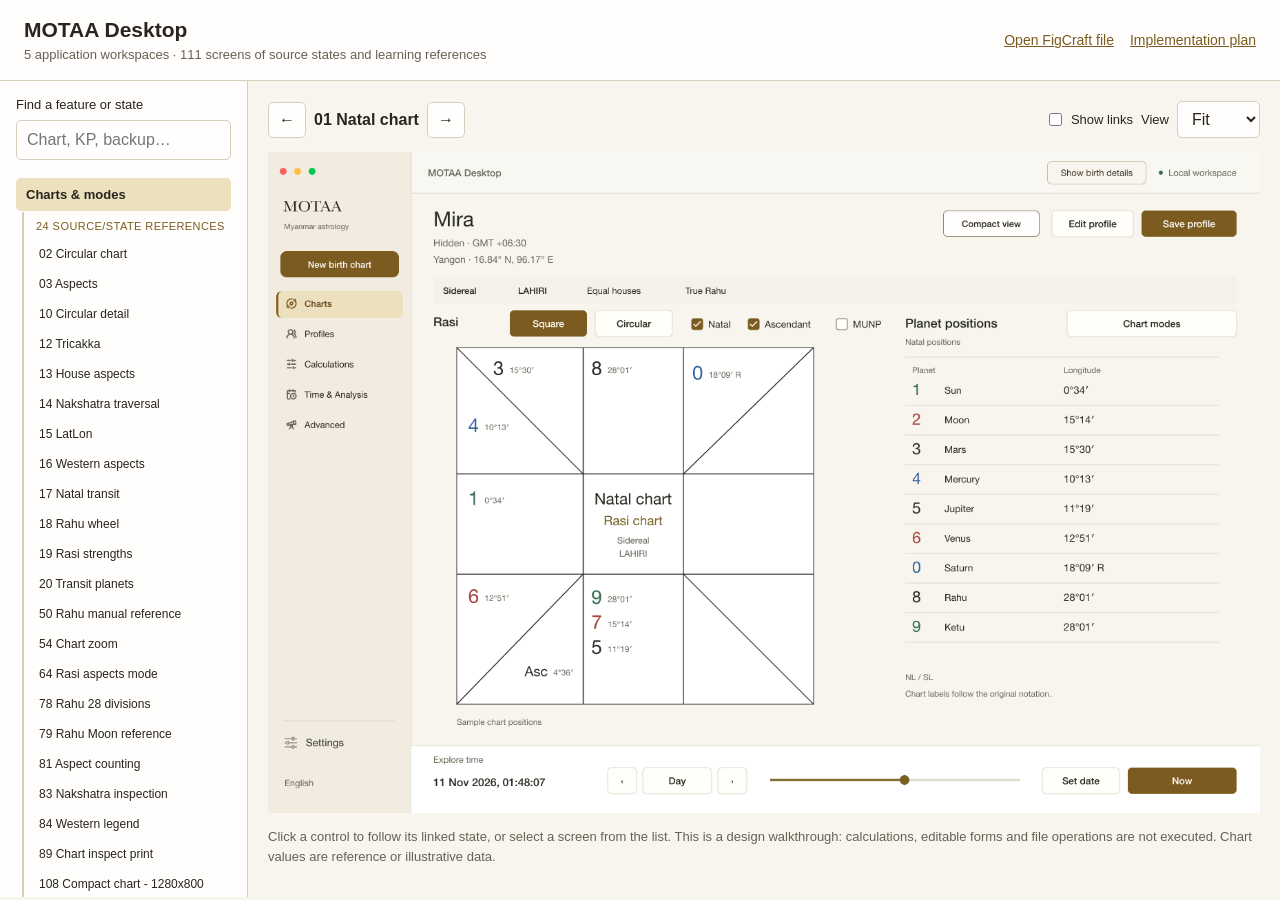
<file: design/index.html>
<!doctype html>
<html lang="en"><meta charset="utf-8"><meta name="viewport" content="width=device-width,initial-scale=1">
<title>MOTAA Desktop · Feature walkthrough</title>
<style>
:root{font-family:"Helvetica Neue",Arial,sans-serif;color:#28251f;background:#f8f5ee;color-scheme:light}*{box-sizing:border-box}body{margin:0}button,input,select{font:inherit}button,a,input,select{outline-offset:3px}button:focus-visible,a:focus-visible,input:focus-visible,select:focus-visible{outline:3px solid #7c5b21}header{background:#fffefc;border-bottom:1px solid #d9cdbb;padding:18px 24px;display:flex;justify-content:space-between;align-items:center;gap:20px}h1{font-size:21px;margin:0 0 5px}p{font-size:13px;color:#686053;margin:0}a{color:#7c5b21}header>div:last-child{display:flex;gap:16px;align-items:center;font-size:14px}.layout{display:grid;grid-template-columns:248px minmax(0,1fr);min-height:calc(100vh - 84px)}aside{background:#fffefc;border-right:1px solid #d9cdbb;padding:16px;max-height:calc(100vh - 84px);overflow:auto;position:sticky;top:0}label{display:block;font-size:13px;margin-bottom:8px}input{width:100%;padding:10px;border:1px solid #d9cdbb;border-radius:5px;background:#fffefc;color:inherit}nav{margin-top:14px;display:flex;flex-direction:column;gap:3px}nav button{text-align:left;border:0;background:transparent;padding:9px 10px;border-radius:5px;cursor:pointer;color:#28251f;font-size:13px}nav button[aria-current=page]{background:#ede0bf;color:#28251f;font-weight:600}nav button:hover{background:#f3eadb}.route-group{border-bottom:1px solid #d9cdbb;padding:4px 0 9px}.route-heading{font-weight:700!important;background:#f3eadb!important;width:100%}.route-heading[aria-current=page]{background:#ede0bf!important}.route-group details{margin:1px 0 0 6px;padding-left:7px;border-left:2px solid #d9cdbb}.route-group summary{list-style:none;cursor:pointer;font-size:11px;letter-spacing:.04em;color:#7c5b21;padding:8px 5px;text-transform:uppercase}.route-group summary::-webkit-details-marker{display:none}.route-items{display:flex;flex-direction:column;gap:2px}.route-items button{font-size:12px;padding:7px 8px}.research-group .route-heading{background:#f1ecdf!important}main{min-width:0;padding:20px}.toolbar{display:flex;gap:12px;align-items:center;justify-content:space-between;margin-bottom:14px}.toolbar>div{display:flex;align-items:center;gap:8px}.toolbar button,.toolbar select{border:1px solid #d9cdbb;background:#fffefc;border-radius:5px;padding:8px 10px;cursor:pointer;color:inherit}.toolbar label{margin:0;display:flex;align-items:center;gap:6px}.toolbar input{width:auto}.canvas-scroll{overflow:auto;max-height:calc(100vh - 195px)}.canvas{position:relative;width:100%;min-width:720px;margin:auto;background:#fffefc;aspect-ratio:var(--canvas-ratio,3/2)}.canvas img{width:100%;height:auto;display:block}.hotspots{position:absolute;inset:0}.hotspots a{position:absolute;display:block;background:transparent;border:2px solid transparent;border-radius:5px}.hotspots a:hover,.hotspots a:focus-visible{border-color:#7c5b21;background:#7c5b2114}.hotspots.show a{border:1px dashed #7c5b2199;background:#7c5b2109}footer{padding-top:14px;font-size:13px;color:#686053;line-height:1.5}.empty{padding:12px;font-size:13px;color:#686053}@media(max-width:900px){header{align-items:flex-start}.layout{grid-template-columns:190px minmax(0,1fr)}aside{padding:12px}main{padding:12px}.toolbar{align-items:flex-start;flex-wrap:wrap}header>div:last-child{flex-direction:column;align-items:flex-start;gap:6px}}@media(max-width:600px){header{flex-direction:column}.layout{grid-template-columns:1fr}aside{position:static;max-height:230px;border-bottom:1px solid #d9cdbb}nav{display:grid;grid-template-columns:1fr 1fr}.canvas-scroll{max-height:none}.canvas{min-width:900px}.toolbar{gap:8px}}
</style>
<header><div><h1>MOTAA Desktop</h1><p>5 application workspaces · 111 screens of source states and learning references</p></div><div><a href="motaa-desktop.figcraft">Open FigCraft file</a><a href="IMPLEMENTATION_PLAN.md">Implementation plan</a></div></header>
<div class="layout"><aside><label for="search">Find a feature or state</label><input id="search" type="search" placeholder="Chart, KP, backup…"><nav aria-label="Design screens"></nav></aside>
<main><div class="toolbar"><div><button id="back" aria-label="Previous screen">←</button><strong id="title"></strong><button id="next" aria-label="Next screen">→</button></div><div><label><input id="show" type="checkbox">Show links</label><label for="scale">View</label><select id="scale"><option value="fit">Fit</option><option value="1440">100%</option><option value="1800">125%</option></select></div></div>
<div class="canvas-scroll"><div class="canvas"><img id="screen" src="previews/01-natal-chart.png" width="1440" height="960" alt="MOTAA Desktop — Natal chart"><div class="hotspots" aria-label="Screen navigation"></div></div></div>
<footer>Click a control to follow its linked state, or select a screen from the list. This is a design walkthrough: calculations, editable forms and file operations are not executed. Chart values are reference or illustrative data.</footer></main></div>
<script>
const screens=[{"name": "01 Natal chart", "frame": "01-natal-chart", "canvas": [1440, 960], "image": "previews/01-natal-chart.png", "links": [{"x": 18.0, "y": 144.0, "width": 172.0, "height": 38.0, "label": "ဇာတာအသစ်", "destination": "06 Birth profile"}, {"x": 12.0, "y": 202.0, "width": 184.0, "height": 39.0, "label": "Charts", "destination": "01 Natal chart"}, {"x": 12.0, "y": 246.0, "width": 184.0, "height": 39.0, "label": "Profiles", "destination": "31 Profile library"}, {"x": 12.0, "y": 290.0, "width": 184.0, "height": 39.0, "label": "Calculations", "destination": "33 Calculation options"}, {"x": 12.0, "y": 334.0, "width": 184.0, "height": 39.0, "label": "Time & Analysis", "destination": "34 Time navigator"}, {"x": 12.0, "y": 378.0, "width": 184.0, "height": 39.0, "label": "Advanced", "destination": "11 All tools"}, {"x": 12.0, "y": 836.0, "width": 184.0, "height": 45.0, "label": "Settings", "destination": "07 Settings"}, {"x": 1138.0, "y": 85.0, "width": 118.0, "height": 38.0, "label": "အချက်အလက်", "destination": "06 Birth profile"}, {"x": 1268.0, "y": 85.0, "width": 138.0, "height": 38.0, "label": "သိမ်းရန်", "destination": "31 Profile library"}, {"x": 240.0, "y": 181.0, "width": 1166.0, "height": 39.0, "label": "Calculation options", "destination": "33 Calculation options"}, {"x": 475.0, "y": 230.0, "width": 112.0, "height": 38.0, "label": "Change chart shape", "destination": "02 Circular chart"}, {"x": 615.0, "y": 234.0, "width": 255.0, "height": 38.0, "label": "Planet and Ascendant epochs", "destination": "20 Transit planets"}, {"x": 1160.0, "y": 230.0, "width": 246.0, "height": 38.0, "label": "All chart modes", "destination": "11 All tools"}, {"x": 1124.0, "y": 894.0, "width": 112.0, "height": 38.0, "label": "သတ်မှတ်", "destination": "34 Time navigator"}, {"x": 493.0, "y": 894.0, "width": 202.0, "height": 38.0, "label": "Time units and stepping", "destination": "34 Time navigator"}, {"x": 729.0, "y": 894.0, "width": 363.0, "height": 38.0, "label": "Time slider (current-system-time anchor)", "destination": "34 Time navigator"}, {"x": 1248.0, "y": 894.0, "width": 158.0, "height": 38.0, "label": "Now", "destination": "20 Transit planets"}, {"x": 53.0, "y": 212.0, "width": 142.0, "height": 16.0, "label": "Workspace label / Charts", "destination": "01 Natal chart"}, {"x": 53.0, "y": 256.0, "width": 142.0, "height": 16.0, "label": "Workspace label / Profiles", "destination": "31 Profile library"}, {"x": 53.0, "y": 300.0, "width": 142.0, "height": 16.0, "label": "Workspace label / Calculations", "destination": "33 Calculation options"}, {"x": 53.0, "y": 344.0, "width": 142.0, "height": 16.0, "label": "Workspace label / Time & Analysis", "destination": "34 Time navigator"}, {"x": 53.0, "y": 388.0, "width": 142.0, "height": 16.0, "label": "Workspace label / Advanced", "destination": "11 All tools"}, {"x": 26.0, "y": 212.0, "width": 16.0, "height": 16.0, "label": "Lucide v0.468.0 / orbit / Selected", "destination": "01 Natal chart"}, {"x": 26.0, "y": 256.0, "width": 16.0, "height": 16.0, "label": "Lucide v0.468.0 / users-round / Default", "destination": "31 Profile library"}, {"x": 26.0, "y": 300.0, "width": 16.0, "height": 16.0, "label": "Lucide v0.468.0 / sliders-horizontal / Default", "destination": "33 Calculation options"}, {"x": 26.0, "y": 344.0, "width": 16.0, "height": 16.0, "label": "Lucide v0.468.0 / calendar-clock / Default", "destination": "34 Time navigator"}, {"x": 26.0, "y": 388.0, "width": 16.0, "height": 16.0, "label": "Lucide v0.468.0 / telescope / Default", "destination": "11 All tools"}, {"x": 980.0, "y": 85.0, "width": 140.0, "height": 38.0, "label": "UX / Open compact chart button", "destination": "108 Compact chart - 1280x800"}, {"x": 984.0, "y": 85.0, "width": 132.0, "height": 38.0, "label": "UX / Open compact chart label", "destination": "108 Compact chart - 1280x800"}]}, {"name": "02 Circular chart", "frame": "02-circular-chart", "canvas": [1440, 960], "image": "previews/02-circular-chart.png", "links": [{"x": 18.0, "y": 144.0, "width": 172.0, "height": 38.0, "label": "ဇာတာအသစ်", "destination": "06 Birth profile"}, {"x": 12.0, "y": 202.0, "width": 184.0, "height": 39.0, "label": "Charts", "destination": "01 Natal chart"}, {"x": 12.0, "y": 246.0, "width": 184.0, "height": 39.0, "label": "Profiles", "destination": "31 Profile library"}, {"x": 12.0, "y": 290.0, "width": 184.0, "height": 39.0, "label": "Calculations", "destination": "33 Calculation options"}, {"x": 12.0, "y": 334.0, "width": 184.0, "height": 39.0, "label": "Time & Analysis", "destination": "34 Time navigator"}, {"x": 12.0, "y": 378.0, "width": 184.0, "height": 39.0, "label": "Advanced", "destination": "11 All tools"}, {"x": 12.0, "y": 836.0, "width": 184.0, "height": 45.0, "label": "Settings", "destination": "07 Settings"}, {"x": 1138.0, "y": 85.0, "width": 118.0, "height": 38.0, "label": "အချက်အလက်", "destination": "06 Birth profile"}, {"x": 1268.0, "y": 85.0, "width": 138.0, "height": 38.0, "label": "သိမ်းရန်", "destination": "31 Profile library"}, {"x": 240.0, "y": 181.0, "width": 1166.0, "height": 39.0, "label": "Calculation options", "destination": "33 Calculation options"}, {"x": 351.0, "y": 230.0, "width": 112.0, "height": 38.0, "label": "Change chart shape", "destination": "01 Natal chart"}, {"x": 615.0, "y": 234.0, "width": 255.0, "height": 38.0, "label": "Planet and Ascendant epochs", "destination": "20 Transit planets"}, {"x": 1160.0, "y": 230.0, "width": 246.0, "height": 38.0, "label": "All chart modes", "destination": "11 All tools"}, {"x": 925.0, "y": 808.0, "width": 216.0, "height": 38.0, "label": "Open chart detail", "destination": "10 Circular detail"}, {"x": 1124.0, "y": 894.0, "width": 112.0, "height": 38.0, "label": "သတ်မှတ်", "destination": "34 Time navigator"}, {"x": 493.0, "y": 894.0, "width": 202.0, "height": 38.0, "label": "Time units and stepping", "destination": "34 Time navigator"}, {"x": 729.0, "y": 894.0, "width": 363.0, "height": 38.0, "label": "Time slider (current-system-time anchor)", "destination": "34 Time navigator"}, {"x": 1248.0, "y": 894.0, "width": 158.0, "height": 38.0, "label": "Now", "destination": "20 Transit planets"}, {"x": 16.0, "y": 736.0, "width": 190.0, "height": 38.0, "label": "Action / Chart inspection", "destination": "89 Chart inspect print"}, {"x": 18.0, "y": 782.0, "width": 187.0, "height": 38.0, "label": "Link / How this wheel works →", "destination": "91 Lesson - Anatomy of the wheel"}, {"x": 53.0, "y": 212.0, "width": 142.0, "height": 16.0, "label": "Workspace label / Charts", "destination": "01 Natal chart"}, {"x": 53.0, "y": 256.0, "width": 142.0, "height": 16.0, "label": "Workspace label / Profiles", "destination": "31 Profile library"}, {"x": 53.0, "y": 300.0, "width": 142.0, "height": 16.0, "label": "Workspace label / Calculations", "destination": "33 Calculation options"}, {"x": 53.0, "y": 344.0, "width": 142.0, "height": 16.0, "label": "Workspace label / Time & Analysis", "destination": "34 Time navigator"}, {"x": 53.0, "y": 388.0, "width": 142.0, "height": 16.0, "label": "Workspace label / Advanced", "destination": "11 All tools"}, {"x": 26.0, "y": 212.0, "width": 16.0, "height": 16.0, "label": "Lucide v0.468.0 / orbit / Selected", "destination": "01 Natal chart"}, {"x": 26.0, "y": 256.0, "width": 16.0, "height": 16.0, "label": "Lucide v0.468.0 / users-round / Default", "destination": "31 Profile library"}, {"x": 26.0, "y": 300.0, "width": 16.0, "height": 16.0, "label": "Lucide v0.468.0 / sliders-horizontal / Default", "destination": "33 Calculation options"}, {"x": 26.0, "y": 344.0, "width": 16.0, "height": 16.0, "label": "Lucide v0.468.0 / calendar-clock / Default", "destination": "34 Time navigator"}, {"x": 26.0, "y": 388.0, "width": 16.0, "height": 16.0, "label": "Lucide v0.468.0 / telescope / Default", "destination": "11 All tools"}]}, {"name": "03 Aspects", "frame": "03-aspects", "canvas": [1440, 960], "image": "previews/03-aspects.png", "links": [{"x": 18.0, "y": 144.0, "width": 172.0, "height": 38.0, "label": "ဇာတာအသစ်", "destination": "06 Birth profile"}, {"x": 12.0, "y": 202.0, "width": 184.0, "height": 39.0, "label": "Charts", "destination": "01 Natal chart"}, {"x": 12.0, "y": 246.0, "width": 184.0, "height": 39.0, "label": "Profiles", "destination": "31 Profile library"}, {"x": 12.0, "y": 290.0, "width": 184.0, "height": 39.0, "label": "Calculations", "destination": "33 Calculation options"}, {"x": 12.0, "y": 334.0, "width": 184.0, "height": 39.0, "label": "Time & Analysis", "destination": "34 Time navigator"}, {"x": 12.0, "y": 378.0, "width": 184.0, "height": 39.0, "label": "Advanced", "destination": "11 All tools"}, {"x": 12.0, "y": 836.0, "width": 184.0, "height": 45.0, "label": "Settings", "destination": "07 Settings"}, {"x": 1138.0, "y": 85.0, "width": 118.0, "height": 38.0, "label": "အချက်အလက်", "destination": "06 Birth profile"}, {"x": 1268.0, "y": 85.0, "width": 138.0, "height": 38.0, "label": "သိမ်းရန်", "destination": "31 Profile library"}, {"x": 240.0, "y": 181.0, "width": 1166.0, "height": 39.0, "label": "Calculation options", "destination": "33 Calculation options"}, {"x": 240.0, "y": 240.0, "width": 155.0, "height": 38.0, "label": "Traditional", "destination": "03 Aspects"}, {"x": 403.0, "y": 240.0, "width": 155.0, "height": 38.0, "label": "Western", "destination": "16 Western aspects"}, {"x": 566.0, "y": 240.0, "width": 155.0, "height": 38.0, "label": "Rasi strengths", "destination": "19 Rasi strengths"}, {"x": 1000.0, "y": 240.0, "width": 190.0, "height": 38.0, "label": "Sign counting", "destination": "03 Aspects"}, {"x": 1202.0, "y": 240.0, "width": 204.0, "height": 38.0, "label": "House counting", "destination": "13 House aspects"}, {"x": 1124.0, "y": 894.0, "width": 112.0, "height": 38.0, "label": "သတ်မှတ်", "destination": "34 Time navigator"}, {"x": 493.0, "y": 894.0, "width": 202.0, "height": 38.0, "label": "Time units and stepping", "destination": "34 Time navigator"}, {"x": 729.0, "y": 894.0, "width": 363.0, "height": 38.0, "label": "Time slider (current-system-time anchor)", "destination": "34 Time navigator"}, {"x": 1248.0, "y": 894.0, "width": 158.0, "height": 38.0, "label": "Now", "destination": "20 Transit planets"}, {"x": 16.0, "y": 750.0, "width": 190.0, "height": 38.0, "label": "Action / Rasi / Bhava counting", "destination": "81 Aspect counting"}, {"x": 53.0, "y": 212.0, "width": 142.0, "height": 16.0, "label": "Workspace label / Charts", "destination": "01 Natal chart"}, {"x": 53.0, "y": 256.0, "width": 142.0, "height": 16.0, "label": "Workspace label / Profiles", "destination": "31 Profile library"}, {"x": 53.0, "y": 300.0, "width": 142.0, "height": 16.0, "label": "Workspace label / Calculations", "destination": "33 Calculation options"}, {"x": 53.0, "y": 344.0, "width": 142.0, "height": 16.0, "label": "Workspace label / Time & Analysis", "destination": "34 Time navigator"}, {"x": 53.0, "y": 388.0, "width": 142.0, "height": 16.0, "label": "Workspace label / Advanced", "destination": "11 All tools"}, {"x": 26.0, "y": 212.0, "width": 16.0, "height": 16.0, "label": "Lucide v0.468.0 / orbit / Selected", "destination": "01 Natal chart"}, {"x": 26.0, "y": 256.0, "width": 16.0, "height": 16.0, "label": "Lucide v0.468.0 / users-round / Default", "destination": "31 Profile library"}, {"x": 26.0, "y": 300.0, "width": 16.0, "height": 16.0, "label": "Lucide v0.468.0 / sliders-horizontal / Default", "destination": "33 Calculation options"}, {"x": 26.0, "y": 344.0, "width": 16.0, "height": 16.0, "label": "Lucide v0.468.0 / calendar-clock / Default", "destination": "34 Time navigator"}, {"x": 26.0, "y": 388.0, "width": 16.0, "height": 16.0, "label": "Lucide v0.468.0 / telescope / Default", "destination": "11 All tools"}]}, {"name": "04 Periods", "frame": "04-periods", "canvas": [1440, 960], "image": "previews/04-periods.png", "links": [{"x": 18.0, "y": 144.0, "width": 172.0, "height": 38.0, "label": "ဇာတာအသစ်", "destination": "06 Birth profile"}, {"x": 12.0, "y": 202.0, "width": 184.0, "height": 39.0, "label": "Charts", "destination": "01 Natal chart"}, {"x": 12.0, "y": 246.0, "width": 184.0, "height": 39.0, "label": "Profiles", "destination": "31 Profile library"}, {"x": 12.0, "y": 290.0, "width": 184.0, "height": 39.0, "label": "Calculations", "destination": "33 Calculation options"}, {"x": 12.0, "y": 334.0, "width": 184.0, "height": 39.0, "label": "Time & Analysis", "destination": "34 Time navigator"}, {"x": 12.0, "y": 378.0, "width": 184.0, "height": 39.0, "label": "Advanced", "destination": "11 All tools"}, {"x": 12.0, "y": 836.0, "width": 184.0, "height": 45.0, "label": "Settings", "destination": "07 Settings"}, {"x": 1138.0, "y": 85.0, "width": 118.0, "height": 38.0, "label": "အချက်အလက်", "destination": "06 Birth profile"}, {"x": 1268.0, "y": 85.0, "width": 138.0, "height": 38.0, "label": "သိမ်းရန်", "destination": "31 Profile library"}, {"x": 240.0, "y": 181.0, "width": 1166.0, "height": 39.0, "label": "Calculation options", "destination": "33 Calculation options"}, {"x": 240.0, "y": 395.0, "width": 368.0, "height": 40.0, "label": "Select period", "destination": "39 Period drilldown"}, {"x": 240.0, "y": 439.0, "width": 368.0, "height": 40.0, "label": "Select period", "destination": "39 Period drilldown"}, {"x": 240.0, "y": 483.0, "width": 368.0, "height": 40.0, "label": "Select period", "destination": "39 Period drilldown"}, {"x": 240.0, "y": 527.0, "width": 368.0, "height": 40.0, "label": "Select period", "destination": "39 Period drilldown"}, {"x": 240.0, "y": 571.0, "width": 368.0, "height": 40.0, "label": "Select period", "destination": "39 Period drilldown"}, {"x": 240.0, "y": 615.0, "width": 368.0, "height": 40.0, "label": "Select period", "destination": "39 Period drilldown"}, {"x": 240.0, "y": 659.0, "width": 368.0, "height": 40.0, "label": "Select period", "destination": "39 Period drilldown"}, {"x": 240.0, "y": 703.0, "width": 368.0, "height": 40.0, "label": "Select period", "destination": "39 Period drilldown"}, {"x": 240.0, "y": 747.0, "width": 368.0, "height": 40.0, "label": "Select period", "destination": "39 Period drilldown"}, {"x": 632.0, "y": 395.0, "width": 368.0, "height": 40.0, "label": "Select period", "destination": "39 Period drilldown"}, {"x": 632.0, "y": 439.0, "width": 368.0, "height": 40.0, "label": "Select period", "destination": "39 Period drilldown"}, {"x": 632.0, "y": 483.0, "width": 368.0, "height": 40.0, "label": "Select period", "destination": "39 Period drilldown"}, {"x": 632.0, "y": 527.0, "width": 368.0, "height": 40.0, "label": "Select period", "destination": "39 Period drilldown"}, {"x": 632.0, "y": 571.0, "width": 368.0, "height": 40.0, "label": "Select period", "destination": "39 Period drilldown"}, {"x": 632.0, "y": 615.0, "width": 368.0, "height": 40.0, "label": "Select period", "destination": "39 Period drilldown"}, {"x": 632.0, "y": 659.0, "width": 368.0, "height": 40.0, "label": "Select period", "destination": "39 Period drilldown"}, {"x": 632.0, "y": 703.0, "width": 368.0, "height": 40.0, "label": "Select period", "destination": "39 Period drilldown"}, {"x": 632.0, "y": 747.0, "width": 368.0, "height": 40.0, "label": "Select period", "destination": "39 Period drilldown"}, {"x": 1124.0, "y": 894.0, "width": 112.0, "height": 38.0, "label": "သတ်မှတ်", "destination": "34 Time navigator"}, {"x": 493.0, "y": 894.0, "width": 202.0, "height": 38.0, "label": "Time units and stepping", "destination": "34 Time navigator"}, {"x": 729.0, "y": 894.0, "width": 363.0, "height": 38.0, "label": "Time slider (current-system-time anchor)", "destination": "34 Time navigator"}, {"x": 1248.0, "y": 894.0, "width": 158.0, "height": 38.0, "label": "Now", "destination": "20 Transit planets"}, {"x": 16.0, "y": 750.0, "width": 190.0, "height": 38.0, "label": "Action / Period sublevels", "destination": "80 Dasha subperiod"}, {"x": 53.0, "y": 212.0, "width": 142.0, "height": 16.0, "label": "Workspace label / Charts", "destination": "01 Natal chart"}, {"x": 53.0, "y": 256.0, "width": 142.0, "height": 16.0, "label": "Workspace label / Profiles", "destination": "31 Profile library"}, {"x": 53.0, "y": 300.0, "width": 142.0, "height": 16.0, "label": "Workspace label / Calculations", "destination": "33 Calculation options"}, {"x": 53.0, "y": 344.0, "width": 142.0, "height": 16.0, "label": "Workspace label / Time & Analysis", "destination": "34 Time navigator"}, {"x": 53.0, "y": 388.0, "width": 142.0, "height": 16.0, "label": "Workspace label / Advanced", "destination": "11 All tools"}, {"x": 26.0, "y": 212.0, "width": 16.0, "height": 16.0, "label": "Lucide v0.468.0 / orbit / Default", "destination": "01 Natal chart"}, {"x": 26.0, "y": 256.0, "width": 16.0, "height": 16.0, "label": "Lucide v0.468.0 / users-round / Default", "destination": "31 Profile library"}, {"x": 26.0, "y": 300.0, "width": 16.0, "height": 16.0, "label": "Lucide v0.468.0 / sliders-horizontal / Default", "destination": "33 Calculation options"}, {"x": 26.0, "y": 344.0, "width": 16.0, "height": 16.0, "label": "Lucide v0.468.0 / calendar-clock / Selected", "destination": "34 Time navigator"}, {"x": 26.0, "y": 388.0, "width": 16.0, "height": 16.0, "label": "Lucide v0.468.0 / telescope / Default", "destination": "11 All tools"}]}, {"name": "05 Saved profiles", "frame": "05-saved-profiles", "canvas": [1440, 960], "image": "previews/05-saved-profiles.png", "links": [{"x": 18.0, "y": 144.0, "width": 172.0, "height": 38.0, "label": "ဇာတာအသစ်", "destination": "06 Birth profile"}, {"x": 12.0, "y": 202.0, "width": 184.0, "height": 39.0, "label": "Charts", "destination": "01 Natal chart"}, {"x": 12.0, "y": 246.0, "width": 184.0, "height": 39.0, "label": "Profiles", "destination": "31 Profile library"}, {"x": 12.0, "y": 290.0, "width": 184.0, "height": 39.0, "label": "Calculations", "destination": "33 Calculation options"}, {"x": 12.0, "y": 334.0, "width": 184.0, "height": 39.0, "label": "Time & Analysis", "destination": "34 Time navigator"}, {"x": 12.0, "y": 378.0, "width": 184.0, "height": 39.0, "label": "Advanced", "destination": "11 All tools"}, {"x": 12.0, "y": 836.0, "width": 184.0, "height": 45.0, "label": "Settings", "destination": "07 Settings"}, {"x": 1203.0, "y": 100.0, "width": 203.0, "height": 38.0, "label": "ဇာတာအသစ်", "destination": "06 Birth profile"}, {"x": 53.0, "y": 212.0, "width": 142.0, "height": 16.0, "label": "Workspace label / Charts", "destination": "01 Natal chart"}, {"x": 53.0, "y": 256.0, "width": 142.0, "height": 16.0, "label": "Workspace label / Profiles", "destination": "31 Profile library"}, {"x": 53.0, "y": 300.0, "width": 142.0, "height": 16.0, "label": "Workspace label / Calculations", "destination": "33 Calculation options"}, {"x": 53.0, "y": 344.0, "width": 142.0, "height": 16.0, "label": "Workspace label / Time & Analysis", "destination": "34 Time navigator"}, {"x": 53.0, "y": 388.0, "width": 142.0, "height": 16.0, "label": "Workspace label / Advanced", "destination": "11 All tools"}, {"x": 26.0, "y": 212.0, "width": 16.0, "height": 16.0, "label": "Lucide v0.468.0 / orbit / Default", "destination": "01 Natal chart"}, {"x": 26.0, "y": 256.0, "width": 16.0, "height": 16.0, "label": "Lucide v0.468.0 / users-round / Selected", "destination": "31 Profile library"}, {"x": 26.0, "y": 300.0, "width": 16.0, "height": 16.0, "label": "Lucide v0.468.0 / sliders-horizontal / Default", "destination": "33 Calculation options"}, {"x": 26.0, "y": 344.0, "width": 16.0, "height": 16.0, "label": "Lucide v0.468.0 / calendar-clock / Default", "destination": "34 Time navigator"}, {"x": 26.0, "y": 388.0, "width": 16.0, "height": 16.0, "label": "Lucide v0.468.0 / telescope / Default", "destination": "11 All tools"}]}, {"name": "06 Birth profile", "frame": "06-birth-profile", "canvas": [1440, 960], "image": "previews/06-birth-profile.png", "links": [{"x": 18.0, "y": 144.0, "width": 172.0, "height": 38.0, "label": "ဇာတာအသစ်", "destination": "06 Birth profile"}, {"x": 12.0, "y": 202.0, "width": 184.0, "height": 39.0, "label": "Charts", "destination": "01 Natal chart"}, {"x": 12.0, "y": 246.0, "width": 184.0, "height": 39.0, "label": "Profiles", "destination": "31 Profile library"}, {"x": 12.0, "y": 290.0, "width": 184.0, "height": 39.0, "label": "Calculations", "destination": "33 Calculation options"}, {"x": 12.0, "y": 334.0, "width": 184.0, "height": 39.0, "label": "Time & Analysis", "destination": "34 Time navigator"}, {"x": 12.0, "y": 378.0, "width": 184.0, "height": 39.0, "label": "Advanced", "destination": "11 All tools"}, {"x": 12.0, "y": 836.0, "width": 184.0, "height": 45.0, "label": "Settings", "destination": "07 Settings"}, {"x": 250.0, "y": 744.0, "width": 186.0, "height": 38.0, "label": "နေရာပြောင်းရန်", "destination": "32 Location editor"}, {"x": 250.0, "y": 854.0, "width": 126.0, "height": 38.0, "label": "Review unsaved changes", "destination": "36 Unsaved changes"}, {"x": 711.0, "y": 854.0, "width": 234.0, "height": 38.0, "label": "သိမ်းပြီး ဇာတာကြည့်ရန်", "destination": "01 Natal chart"}, {"x": 1030.0, "y": 870.0, "width": 344.0, "height": 38.0, "label": "Unknown birth time", "destination": "35 Unknown birth time"}, {"x": 250.0, "y": 344.0, "width": 330.0, "height": 44.0, "label": "Invalid date state", "destination": "09 Invalid birth date"}, {"x": 53.0, "y": 212.0, "width": 142.0, "height": 16.0, "label": "Workspace label / Charts", "destination": "01 Natal chart"}, {"x": 53.0, "y": 256.0, "width": 142.0, "height": 16.0, "label": "Workspace label / Profiles", "destination": "31 Profile library"}, {"x": 53.0, "y": 300.0, "width": 142.0, "height": 16.0, "label": "Workspace label / Calculations", "destination": "33 Calculation options"}, {"x": 53.0, "y": 344.0, "width": 142.0, "height": 16.0, "label": "Workspace label / Time & Analysis", "destination": "34 Time navigator"}, {"x": 53.0, "y": 388.0, "width": 142.0, "height": 16.0, "label": "Workspace label / Advanced", "destination": "11 All tools"}, {"x": 26.0, "y": 212.0, "width": 16.0, "height": 16.0, "label": "Lucide v0.468.0 / orbit / Default", "destination": "01 Natal chart"}, {"x": 26.0, "y": 256.0, "width": 16.0, "height": 16.0, "label": "Lucide v0.468.0 / users-round / Selected", "destination": "31 Profile library"}, {"x": 26.0, "y": 300.0, "width": 16.0, "height": 16.0, "label": "Lucide v0.468.0 / sliders-horizontal / Default", "destination": "33 Calculation options"}, {"x": 26.0, "y": 344.0, "width": 16.0, "height": 16.0, "label": "Lucide v0.468.0 / calendar-clock / Default", "destination": "34 Time navigator"}, {"x": 26.0, "y": 388.0, "width": 16.0, "height": 16.0, "label": "Lucide v0.468.0 / telescope / Default", "destination": "11 All tools"}]}, {"name": "07 Settings", "frame": "07-settings", "canvas": [1440, 960], "image": "previews/07-settings.png", "links": [{"x": 18.0, "y": 144.0, "width": 172.0, "height": 38.0, "label": "ဇာတာအသစ်", "destination": "06 Birth profile"}, {"x": 12.0, "y": 202.0, "width": 184.0, "height": 39.0, "label": "Charts", "destination": "01 Natal chart"}, {"x": 12.0, "y": 246.0, "width": 184.0, "height": 39.0, "label": "Profiles", "destination": "31 Profile library"}, {"x": 12.0, "y": 290.0, "width": 184.0, "height": 39.0, "label": "Calculations", "destination": "33 Calculation options"}, {"x": 12.0, "y": 334.0, "width": 184.0, "height": 39.0, "label": "Time & Analysis", "destination": "34 Time navigator"}, {"x": 12.0, "y": 378.0, "width": 184.0, "height": 39.0, "label": "Advanced", "destination": "11 All tools"}, {"x": 12.0, "y": 836.0, "width": 184.0, "height": 45.0, "label": "Settings", "destination": "07 Settings"}, {"x": 240.0, "y": 866.0, "width": 174.0, "height": 38.0, "label": "မူလအတိုင်း", "destination": "33 Calculation options"}, {"x": 1168.0, "y": 866.0, "width": 238.0, "height": 38.0, "label": "ဆက်တင်များ သိမ်းရန်", "destination": "01 Natal chart"}, {"x": 867.0, "y": 765.0, "width": 220.0, "height": 38.0, "label": "All calculation options", "destination": "33 Calculation options"}, {"x": 1100.0, "y": 765.0, "width": 220.0, "height": 38.0, "label": "Themes", "destination": "38 Themes"}, {"x": 16.0, "y": 750.0, "width": 190.0, "height": 38.0, "label": "Action / All source pickers", "destination": "65 Zodiac picker"}, {"x": 53.0, "y": 212.0, "width": 142.0, "height": 16.0, "label": "Workspace label / Charts", "destination": "01 Natal chart"}, {"x": 53.0, "y": 256.0, "width": 142.0, "height": 16.0, "label": "Workspace label / Profiles", "destination": "31 Profile library"}, {"x": 53.0, "y": 300.0, "width": 142.0, "height": 16.0, "label": "Workspace label / Calculations", "destination": "33 Calculation options"}, {"x": 53.0, "y": 344.0, "width": 142.0, "height": 16.0, "label": "Workspace label / Time & Analysis", "destination": "34 Time navigator"}, {"x": 53.0, "y": 388.0, "width": 142.0, "height": 16.0, "label": "Workspace label / Advanced", "destination": "11 All tools"}, {"x": 26.0, "y": 212.0, "width": 16.0, "height": 16.0, "label": "Lucide v0.468.0 / orbit / Default", "destination": "01 Natal chart"}, {"x": 26.0, "y": 256.0, "width": 16.0, "height": 16.0, "label": "Lucide v0.468.0 / users-round / Default", "destination": "31 Profile library"}, {"x": 26.0, "y": 300.0, "width": 16.0, "height": 16.0, "label": "Lucide v0.468.0 / sliders-horizontal / Selected", "destination": "33 Calculation options"}, {"x": 26.0, "y": 344.0, "width": 16.0, "height": 16.0, "label": "Lucide v0.468.0 / calendar-clock / Default", "destination": "34 Time navigator"}, {"x": 26.0, "y": 388.0, "width": 16.0, "height": 16.0, "label": "Lucide v0.468.0 / telescope / Default", "destination": "11 All tools"}]}, {"name": "08 Empty library", "frame": "08-empty-library", "canvas": [1440, 960], "image": "previews/08-empty-library.png", "links": [{"x": 18.0, "y": 144.0, "width": 172.0, "height": 38.0, "label": "ဇာတာအသစ်", "destination": "06 Birth profile"}, {"x": 12.0, "y": 202.0, "width": 184.0, "height": 39.0, "label": "Charts", "destination": "01 Natal chart"}, {"x": 12.0, "y": 246.0, "width": 184.0, "height": 39.0, "label": "Profiles", "destination": "31 Profile library"}, {"x": 12.0, "y": 290.0, "width": 184.0, "height": 39.0, "label": "Calculations", "destination": "33 Calculation options"}, {"x": 12.0, "y": 334.0, "width": 184.0, "height": 39.0, "label": "Time & Analysis", "destination": "34 Time navigator"}, {"x": 12.0, "y": 378.0, "width": 184.0, "height": 39.0, "label": "Advanced", "destination": "11 All tools"}, {"x": 12.0, "y": 836.0, "width": 184.0, "height": 45.0, "label": "Settings", "destination": "07 Settings"}, {"x": 1203.0, "y": 100.0, "width": 203.0, "height": 38.0, "label": "ဇာတာအသစ်", "destination": "06 Birth profile"}, {"x": 721.0, "y": 676.0, "width": 204.0, "height": 38.0, "label": "ဇာတာအသစ်", "destination": "06 Birth profile"}, {"x": 53.0, "y": 212.0, "width": 142.0, "height": 16.0, "label": "Workspace label / Charts", "destination": "01 Natal chart"}, {"x": 53.0, "y": 256.0, "width": 142.0, "height": 16.0, "label": "Workspace label / Profiles", "destination": "31 Profile library"}, {"x": 53.0, "y": 300.0, "width": 142.0, "height": 16.0, "label": "Workspace label / Calculations", "destination": "33 Calculation options"}, {"x": 53.0, "y": 344.0, "width": 142.0, "height": 16.0, "label": "Workspace label / Time & Analysis", "destination": "34 Time navigator"}, {"x": 53.0, "y": 388.0, "width": 142.0, "height": 16.0, "label": "Workspace label / Advanced", "destination": "11 All tools"}, {"x": 26.0, "y": 212.0, "width": 16.0, "height": 16.0, "label": "Lucide v0.468.0 / orbit / Default", "destination": "01 Natal chart"}, {"x": 26.0, "y": 256.0, "width": 16.0, "height": 16.0, "label": "Lucide v0.468.0 / users-round / Selected", "destination": "31 Profile library"}, {"x": 26.0, "y": 300.0, "width": 16.0, "height": 16.0, "label": "Lucide v0.468.0 / sliders-horizontal / Default", "destination": "33 Calculation options"}, {"x": 26.0, "y": 344.0, "width": 16.0, "height": 16.0, "label": "Lucide v0.468.0 / calendar-clock / Default", "destination": "34 Time navigator"}, {"x": 26.0, "y": 388.0, "width": 16.0, "height": 16.0, "label": "Lucide v0.468.0 / telescope / Default", "destination": "11 All tools"}, {"x": 1000.0, "y": 100.0, "width": 180.0, "height": 38.0, "label": "UX / Preview first launch button", "destination": "105 First launch - anonymous sample"}, {"x": 1004.0, "y": 100.0, "width": 172.0, "height": 38.0, "label": "UX / Preview first launch label", "destination": "105 First launch - anonymous sample"}]}, {"name": "09 Invalid birth date", "frame": "09-invalid-birth-date", "canvas": [1440, 960], "image": "previews/09-invalid-birth-date.png", "links": [{"x": 18.0, "y": 144.0, "width": 172.0, "height": 38.0, "label": "ဇာတာအသစ်", "destination": "06 Birth profile"}, {"x": 12.0, "y": 202.0, "width": 184.0, "height": 39.0, "label": "Charts", "destination": "01 Natal chart"}, {"x": 12.0, "y": 246.0, "width": 184.0, "height": 39.0, "label": "Profiles", "destination": "31 Profile library"}, {"x": 12.0, "y": 290.0, "width": 184.0, "height": 39.0, "label": "Calculations", "destination": "33 Calculation options"}, {"x": 12.0, "y": 334.0, "width": 184.0, "height": 39.0, "label": "Time & Analysis", "destination": "34 Time navigator"}, {"x": 12.0, "y": 378.0, "width": 184.0, "height": 39.0, "label": "Advanced", "destination": "11 All tools"}, {"x": 12.0, "y": 836.0, "width": 184.0, "height": 45.0, "label": "Settings", "destination": "07 Settings"}, {"x": 250.0, "y": 744.0, "width": 186.0, "height": 38.0, "label": "နေရာပြောင်းရန်", "destination": "32 Location editor"}, {"x": 250.0, "y": 854.0, "width": 126.0, "height": 38.0, "label": "မလုပ်တော့ပါ", "destination": "01 Natal chart"}, {"x": 1030.0, "y": 870.0, "width": 344.0, "height": 38.0, "label": "Unknown birth time", "destination": "35 Unknown birth time"}, {"x": 53.0, "y": 212.0, "width": 142.0, "height": 16.0, "label": "Workspace label / Charts", "destination": "01 Natal chart"}, {"x": 53.0, "y": 256.0, "width": 142.0, "height": 16.0, "label": "Workspace label / Profiles", "destination": "31 Profile library"}, {"x": 53.0, "y": 300.0, "width": 142.0, "height": 16.0, "label": "Workspace label / Calculations", "destination": "33 Calculation options"}, {"x": 53.0, "y": 344.0, "width": 142.0, "height": 16.0, "label": "Workspace label / Time & Analysis", "destination": "34 Time navigator"}, {"x": 53.0, "y": 388.0, "width": 142.0, "height": 16.0, "label": "Workspace label / Advanced", "destination": "11 All tools"}, {"x": 26.0, "y": 212.0, "width": 16.0, "height": 16.0, "label": "Lucide v0.468.0 / orbit / Default", "destination": "01 Natal chart"}, {"x": 26.0, "y": 256.0, "width": 16.0, "height": 16.0, "label": "Lucide v0.468.0 / users-round / Selected", "destination": "31 Profile library"}, {"x": 26.0, "y": 300.0, "width": 16.0, "height": 16.0, "label": "Lucide v0.468.0 / sliders-horizontal / Default", "destination": "33 Calculation options"}, {"x": 26.0, "y": 344.0, "width": 16.0, "height": 16.0, "label": "Lucide v0.468.0 / calendar-clock / Default", "destination": "34 Time navigator"}, {"x": 26.0, "y": 388.0, "width": 16.0, "height": 16.0, "label": "Lucide v0.468.0 / telescope / Default", "destination": "11 All tools"}]}, {"name": "10 Circular detail", "frame": "10-circular-detail", "canvas": [1440, 960], "image": "previews/10-circular-detail.png", "links": [{"x": 18.0, "y": 144.0, "width": 172.0, "height": 38.0, "label": "ဇာတာအသစ်", "destination": "06 Birth profile"}, {"x": 12.0, "y": 202.0, "width": 184.0, "height": 39.0, "label": "Charts", "destination": "01 Natal chart"}, {"x": 12.0, "y": 246.0, "width": 184.0, "height": 39.0, "label": "Profiles", "destination": "31 Profile library"}, {"x": 12.0, "y": 290.0, "width": 184.0, "height": 39.0, "label": "Calculations", "destination": "33 Calculation options"}, {"x": 12.0, "y": 334.0, "width": 184.0, "height": 39.0, "label": "Time & Analysis", "destination": "34 Time navigator"}, {"x": 12.0, "y": 378.0, "width": 184.0, "height": 39.0, "label": "Advanced", "destination": "11 All tools"}, {"x": 12.0, "y": 836.0, "width": 184.0, "height": 45.0, "label": "Settings", "destination": "07 Settings"}, {"x": 1210.0, "y": 79.0, "width": 196.0, "height": 38.0, "label": "Back to circular chart", "destination": "02 Circular chart"}, {"x": 790.0, "y": 79.0, "width": 190.0, "height": 38.0, "label": "Zoom and pan", "destination": "54 Chart zoom"}, {"x": 18.0, "y": 782.0, "width": 187.0, "height": 38.0, "label": "Link / How this wheel works →", "destination": "91 Lesson - Anatomy of the wheel"}, {"x": 53.0, "y": 212.0, "width": 142.0, "height": 16.0, "label": "Workspace label / Charts", "destination": "01 Natal chart"}, {"x": 53.0, "y": 256.0, "width": 142.0, "height": 16.0, "label": "Workspace label / Profiles", "destination": "31 Profile library"}, {"x": 53.0, "y": 300.0, "width": 142.0, "height": 16.0, "label": "Workspace label / Calculations", "destination": "33 Calculation options"}, {"x": 53.0, "y": 344.0, "width": 142.0, "height": 16.0, "label": "Workspace label / Time & Analysis", "destination": "34 Time navigator"}, {"x": 53.0, "y": 388.0, "width": 142.0, "height": 16.0, "label": "Workspace label / Advanced", "destination": "11 All tools"}, {"x": 26.0, "y": 212.0, "width": 16.0, "height": 16.0, "label": "Lucide v0.468.0 / orbit / Selected", "destination": "01 Natal chart"}, {"x": 26.0, "y": 256.0, "width": 16.0, "height": 16.0, "label": "Lucide v0.468.0 / users-round / Default", "destination": "31 Profile library"}, {"x": 26.0, "y": 300.0, "width": 16.0, "height": 16.0, "label": "Lucide v0.468.0 / sliders-horizontal / Default", "destination": "33 Calculation options"}, {"x": 26.0, "y": 344.0, "width": 16.0, "height": 16.0, "label": "Lucide v0.468.0 / calendar-clock / Default", "destination": "34 Time navigator"}, {"x": 26.0, "y": 388.0, "width": 16.0, "height": 16.0, "label": "Lucide v0.468.0 / telescope / Default", "destination": "11 All tools"}]}, {"name": "11 All tools", "frame": "11-all-tools", "canvas": [1440, 960], "image": "previews/11-all-tools.png", "links": [{"x": 18.0, "y": 144.0, "width": 172.0, "height": 38.0, "label": "ဇာတာအသစ်", "destination": "06 Birth profile"}, {"x": 12.0, "y": 202.0, "width": 184.0, "height": 39.0, "label": "Charts", "destination": "01 Natal chart"}, {"x": 12.0, "y": 246.0, "width": 184.0, "height": 39.0, "label": "Profiles", "destination": "31 Profile library"}, {"x": 12.0, "y": 290.0, "width": 184.0, "height": 39.0, "label": "Calculations", "destination": "33 Calculation options"}, {"x": 12.0, "y": 334.0, "width": 184.0, "height": 39.0, "label": "Time & Analysis", "destination": "34 Time navigator"}, {"x": 12.0, "y": 378.0, "width": 184.0, "height": 39.0, "label": "Advanced", "destination": "11 All tools"}, {"x": 12.0, "y": 836.0, "width": 184.0, "height": 45.0, "label": "Settings", "destination": "07 Settings"}, {"x": 1220.0, "y": 93.0, "width": 186.0, "height": 38.0, "label": "All tools", "destination": "11 All tools"}, {"x": 240.0, "y": 227.0, "width": 368.0, "height": 61.0, "label": "Rasi", "destination": "01 Natal chart"}, {"x": 632.0, "y": 227.0, "width": 368.0, "height": 61.0, "label": "Tricakka", "destination": "12 Tricakka"}, {"x": 1024.0, "y": 227.0, "width": 368.0, "height": 61.0, "label": "Traditional aspects", "destination": "03 Aspects"}, {"x": 240.0, "y": 295.0, "width": 368.0, "height": 61.0, "label": "Nakshatra traversal", "destination": "14 Nakshatra traversal"}, {"x": 632.0, "y": 295.0, "width": 368.0, "height": 61.0, "label": "LatLon", "destination": "15 LatLon"}, {"x": 1024.0, "y": 295.0, "width": 368.0, "height": 61.0, "label": "Western aspects", "destination": "16 Western aspects"}, {"x": 240.0, "y": 363.0, "width": 368.0, "height": 61.0, "label": "Natal + transit", "destination": "17 Natal transit"}, {"x": 632.0, "y": 363.0, "width": 368.0, "height": 61.0, "label": "Dasha periods", "destination": "04 Periods"}, {"x": 1024.0, "y": 363.0, "width": 368.0, "height": 61.0, "label": "Circular chart", "destination": "02 Circular chart"}, {"x": 240.0, "y": 431.0, "width": 368.0, "height": 61.0, "label": "Rahu wheel", "destination": "18 Rahu wheel"}, {"x": 632.0, "y": 431.0, "width": 368.0, "height": 61.0, "label": "Rasi strengths", "destination": "19 Rasi strengths"}, {"x": 240.0, "y": 570.0, "width": 270.0, "height": 40.0, "label": "Strength timeline", "destination": "21 Strength timeline"}, {"x": 240.0, "y": 618.0, "width": 270.0, "height": 40.0, "label": "Ashtakavarga", "destination": "22 Ashtakavarga"}, {"x": 240.0, "y": 666.0, "width": 270.0, "height": 40.0, "label": "KP subdivisions", "destination": "23 KP subdivisions"}, {"x": 240.0, "y": 714.0, "width": 270.0, "height": 40.0, "label": "Heliocentric model", "destination": "24 Heliocentric"}, {"x": 534.0, "y": 570.0, "width": 270.0, "height": 40.0, "label": "Divisional charts", "destination": "25 Divisional charts"}, {"x": 1122.0, "y": 570.0, "width": 270.0, "height": 40.0, "label": "Interpretations", "destination": "26 Interpretations"}, {"x": 534.0, "y": 618.0, "width": 270.0, "height": 40.0, "label": "Electional timing", "destination": "27 Electional timing"}, {"x": 534.0, "y": 666.0, "width": 270.0, "height": 40.0, "label": "Ephemeris calendar", "destination": "28 Ephemeris calendar"}, {"x": 534.0, "y": 714.0, "width": 270.0, "height": 40.0, "label": "Eclipses", "destination": "29 Eclipses"}, {"x": 1122.0, "y": 618.0, "width": 270.0, "height": 40.0, "label": "Transit events", "destination": "30 Transit events"}, {"x": 1122.0, "y": 666.0, "width": 270.0, "height": 40.0, "label": "Ten pillars / Ayu Moon", "destination": "41 Ten pillars"}, {"x": 1122.0, "y": 714.0, "width": 270.0, "height": 40.0, "label": "Nakshatra groups", "destination": "42 Nakshatra groups"}, {"x": 828.0, "y": 570.0, "width": 270.0, "height": 40.0, "label": "Daily Tatkalika", "destination": "43 Daily Tatkalika"}, {"x": 828.0, "y": 618.0, "width": 270.0, "height": 40.0, "label": "Satapati name wheel", "destination": "44 Satapati name wheel"}, {"x": 828.0, "y": 666.0, "width": 270.0, "height": 40.0, "label": "Sarvatobhadra", "destination": "45 Sarvatobhadra"}, {"x": 828.0, "y": 714.0, "width": 270.0, "height": 40.0, "label": "Yoga / candidate times", "destination": "46 Yoga analysis"}, {"x": 240.0, "y": 794.0, "width": 204.0, "height": 38.0, "label": "Profiles & backups", "destination": "31 Profile library"}, {"x": 460.0, "y": 794.0, "width": 224.0, "height": 38.0, "label": "Calculation options", "destination": "33 Calculation options"}, {"x": 700.0, "y": 794.0, "width": 180.0, "height": 38.0, "label": "Themes", "destination": "38 Themes"}, {"x": 16.0, "y": 750.0, "width": 190.0, "height": 38.0, "label": "Action / Evidence register", "destination": "85 Advanced source register"}, {"x": 1024.0, "y": 431.0, "width": 368.0, "height": 61.0, "label": "Rasi aspects (included)", "destination": "64 Rasi aspects mode"}, {"x": 53.0, "y": 212.0, "width": 142.0, "height": 16.0, "label": "Workspace label / Charts", "destination": "01 Natal chart"}, {"x": 53.0, "y": 256.0, "width": 142.0, "height": 16.0, "label": "Workspace label / Profiles", "destination": "31 Profile library"}, {"x": 53.0, "y": 300.0, "width": 142.0, "height": 16.0, "label": "Workspace label / Calculations", "destination": "33 Calculation options"}, {"x": 53.0, "y": 344.0, "width": 142.0, "height": 16.0, "label": "Workspace label / Time & Analysis", "destination": "34 Time navigator"}, {"x": 53.0, "y": 388.0, "width": 142.0, "height": 16.0, "label": "Workspace label / Advanced", "destination": "11 All tools"}, {"x": 26.0, "y": 212.0, "width": 16.0, "height": 16.0, "label": "Lucide v0.468.0 / orbit / Default", "destination": "01 Natal chart"}, {"x": 26.0, "y": 256.0, "width": 16.0, "height": 16.0, "label": "Lucide v0.468.0 / users-round / Default", "destination": "31 Profile library"}, {"x": 26.0, "y": 300.0, "width": 16.0, "height": 16.0, "label": "Lucide v0.468.0 / sliders-horizontal / Default", "destination": "33 Calculation options"}, {"x": 26.0, "y": 344.0, "width": 16.0, "height": 16.0, "label": "Lucide v0.468.0 / calendar-clock / Default", "destination": "34 Time navigator"}, {"x": 26.0, "y": 388.0, "width": 16.0, "height": 16.0, "label": "Lucide v0.468.0 / telescope / Selected", "destination": "11 All tools"}, {"x": 1046.0, "y": 146.0, "width": 178.0, "height": 33.0, "label": "NAV | Myanmar calendar", "destination": "101 Myanmar lunar calendar"}, {"x": 1233.0, "y": 146.0, "width": 171.0, "height": 33.0, "label": "NAV | Sky study", "destination": "104 Sky map - 2D"}]}, {"name": "12 Tricakka", "frame": "12-tricakka", "canvas": [1440, 960], "image": "previews/12-tricakka.png", "links": [{"x": 18.0, "y": 144.0, "width": 172.0, "height": 38.0, "label": "ဇာတာအသစ်", "destination": "06 Birth profile"}, {"x": 12.0, "y": 202.0, "width": 184.0, "height": 39.0, "label": "Charts", "destination": "01 Natal chart"}, {"x": 12.0, "y": 246.0, "width": 184.0, "height": 39.0, "label": "Profiles", "destination": "31 Profile library"}, {"x": 12.0, "y": 290.0, "width": 184.0, "height": 39.0, "label": "Calculations", "destination": "33 Calculation options"}, {"x": 12.0, "y": 334.0, "width": 184.0, "height": 39.0, "label": "Time & Analysis", "destination": "34 Time navigator"}, {"x": 12.0, "y": 378.0, "width": 184.0, "height": 39.0, "label": "Advanced", "destination": "11 All tools"}, {"x": 12.0, "y": 836.0, "width": 184.0, "height": 45.0, "label": "Settings", "destination": "07 Settings"}, {"x": 1138.0, "y": 85.0, "width": 118.0, "height": 38.0, "label": "အချက်အလက်", "destination": "06 Birth profile"}, {"x": 1268.0, "y": 85.0, "width": 138.0, "height": 38.0, "label": "သိမ်းရန်", "destination": "31 Profile library"}, {"x": 240.0, "y": 181.0, "width": 1166.0, "height": 39.0, "label": "Calculation options", "destination": "33 Calculation options"}, {"x": 418.0, "y": 240.0, "width": 170.0, "height": 38.0, "label": "Transit positions", "destination": "20 Transit planets"}, {"x": 1124.0, "y": 894.0, "width": 112.0, "height": 38.0, "label": "သတ်မှတ်", "destination": "34 Time navigator"}, {"x": 493.0, "y": 894.0, "width": 202.0, "height": 38.0, "label": "Time units and stepping", "destination": "34 Time navigator"}, {"x": 729.0, "y": 894.0, "width": 363.0, "height": 38.0, "label": "Time slider (current-system-time anchor)", "destination": "34 Time navigator"}, {"x": 1248.0, "y": 894.0, "width": 158.0, "height": 38.0, "label": "Now", "destination": "20 Transit planets"}, {"x": 53.0, "y": 212.0, "width": 142.0, "height": 16.0, "label": "Workspace label / Charts", "destination": "01 Natal chart"}, {"x": 53.0, "y": 256.0, "width": 142.0, "height": 16.0, "label": "Workspace label / Profiles", "destination": "31 Profile library"}, {"x": 53.0, "y": 300.0, "width": 142.0, "height": 16.0, "label": "Workspace label / Calculations", "destination": "33 Calculation options"}, {"x": 53.0, "y": 344.0, "width": 142.0, "height": 16.0, "label": "Workspace label / Time & Analysis", "destination": "34 Time navigator"}, {"x": 53.0, "y": 388.0, "width": 142.0, "height": 16.0, "label": "Workspace label / Advanced", "destination": "11 All tools"}, {"x": 26.0, "y": 212.0, "width": 16.0, "height": 16.0, "label": "Lucide v0.468.0 / orbit / Selected", "destination": "01 Natal chart"}, {"x": 26.0, "y": 256.0, "width": 16.0, "height": 16.0, "label": "Lucide v0.468.0 / users-round / Default", "destination": "31 Profile library"}, {"x": 26.0, "y": 300.0, "width": 16.0, "height": 16.0, "label": "Lucide v0.468.0 / sliders-horizontal / Default", "destination": "33 Calculation options"}, {"x": 26.0, "y": 344.0, "width": 16.0, "height": 16.0, "label": "Lucide v0.468.0 / calendar-clock / Default", "destination": "34 Time navigator"}, {"x": 26.0, "y": 388.0, "width": 16.0, "height": 16.0, "label": "Lucide v0.468.0 / telescope / Default", "destination": "11 All tools"}]}, {"name": "13 House aspects", "frame": "13-house-aspects", "canvas": [1440, 960], "image": "previews/13-house-aspects.png", "links": [{"x": 18.0, "y": 144.0, "width": 172.0, "height": 38.0, "label": "ဇာတာအသစ်", "destination": "06 Birth profile"}, {"x": 12.0, "y": 202.0, "width": 184.0, "height": 39.0, "label": "Charts", "destination": "01 Natal chart"}, {"x": 12.0, "y": 246.0, "width": 184.0, "height": 39.0, "label": "Profiles", "destination": "31 Profile library"}, {"x": 12.0, "y": 290.0, "width": 184.0, "height": 39.0, "label": "Calculations", "destination": "33 Calculation options"}, {"x": 12.0, "y": 334.0, "width": 184.0, "height": 39.0, "label": "Time & Analysis", "destination": "34 Time navigator"}, {"x": 12.0, "y": 378.0, "width": 184.0, "height": 39.0, "label": "Advanced", "destination": "11 All tools"}, {"x": 12.0, "y": 836.0, "width": 184.0, "height": 45.0, "label": "Settings", "destination": "07 Settings"}, {"x": 1138.0, "y": 85.0, "width": 118.0, "height": 38.0, "label": "အချက်အလက်", "destination": "06 Birth profile"}, {"x": 1268.0, "y": 85.0, "width": 138.0, "height": 38.0, "label": "သိမ်းရန်", "destination": "31 Profile library"}, {"x": 240.0, "y": 181.0, "width": 1166.0, "height": 39.0, "label": "Calculation options", "destination": "33 Calculation options"}, {"x": 240.0, "y": 240.0, "width": 155.0, "height": 38.0, "label": "Traditional", "destination": "03 Aspects"}, {"x": 403.0, "y": 240.0, "width": 155.0, "height": 38.0, "label": "Western", "destination": "16 Western aspects"}, {"x": 566.0, "y": 240.0, "width": 155.0, "height": 38.0, "label": "Rasi strengths", "destination": "19 Rasi strengths"}, {"x": 1000.0, "y": 240.0, "width": 190.0, "height": 38.0, "label": "Sign counting", "destination": "03 Aspects"}, {"x": 1202.0, "y": 240.0, "width": 204.0, "height": 38.0, "label": "House counting", "destination": "13 House aspects"}, {"x": 1124.0, "y": 894.0, "width": 112.0, "height": 38.0, "label": "သတ်မှတ်", "destination": "34 Time navigator"}, {"x": 493.0, "y": 894.0, "width": 202.0, "height": 38.0, "label": "Time units and stepping", "destination": "34 Time navigator"}, {"x": 729.0, "y": 894.0, "width": 363.0, "height": 38.0, "label": "Time slider (current-system-time anchor)", "destination": "34 Time navigator"}, {"x": 1248.0, "y": 894.0, "width": 158.0, "height": 38.0, "label": "Now", "destination": "20 Transit planets"}, {"x": 16.0, "y": 750.0, "width": 190.0, "height": 38.0, "label": "Action / Member-only mode 11", "destination": "59 All features included"}, {"x": 53.0, "y": 212.0, "width": 142.0, "height": 16.0, "label": "Workspace label / Charts", "destination": "01 Natal chart"}, {"x": 53.0, "y": 256.0, "width": 142.0, "height": 16.0, "label": "Workspace label / Profiles", "destination": "31 Profile library"}, {"x": 53.0, "y": 300.0, "width": 142.0, "height": 16.0, "label": "Workspace label / Calculations", "destination": "33 Calculation options"}, {"x": 53.0, "y": 344.0, "width": 142.0, "height": 16.0, "label": "Workspace label / Time & Analysis", "destination": "34 Time navigator"}, {"x": 53.0, "y": 388.0, "width": 142.0, "height": 16.0, "label": "Workspace label / Advanced", "destination": "11 All tools"}, {"x": 26.0, "y": 212.0, "width": 16.0, "height": 16.0, "label": "Lucide v0.468.0 / orbit / Selected", "destination": "01 Natal chart"}, {"x": 26.0, "y": 256.0, "width": 16.0, "height": 16.0, "label": "Lucide v0.468.0 / users-round / Default", "destination": "31 Profile library"}, {"x": 26.0, "y": 300.0, "width": 16.0, "height": 16.0, "label": "Lucide v0.468.0 / sliders-horizontal / Default", "destination": "33 Calculation options"}, {"x": 26.0, "y": 344.0, "width": 16.0, "height": 16.0, "label": "Lucide v0.468.0 / calendar-clock / Default", "destination": "34 Time navigator"}, {"x": 26.0, "y": 388.0, "width": 16.0, "height": 16.0, "label": "Lucide v0.468.0 / telescope / Default", "destination": "11 All tools"}]}, {"name": "14 Nakshatra traversal", "frame": "14-nakshatra-traversal", "canvas": [1440, 960], "image": "previews/14-nakshatra-traversal.png", "links": [{"x": 18.0, "y": 144.0, "width": 172.0, "height": 38.0, "label": "ဇာတာအသစ်", "destination": "06 Birth profile"}, {"x": 12.0, "y": 202.0, "width": 184.0, "height": 39.0, "label": "Charts", "destination": "01 Natal chart"}, {"x": 12.0, "y": 246.0, "width": 184.0, "height": 39.0, "label": "Profiles", "destination": "31 Profile library"}, {"x": 12.0, "y": 290.0, "width": 184.0, "height": 39.0, "label": "Calculations", "destination": "33 Calculation options"}, {"x": 12.0, "y": 334.0, "width": 184.0, "height": 39.0, "label": "Time & Analysis", "destination": "34 Time navigator"}, {"x": 12.0, "y": 378.0, "width": 184.0, "height": 39.0, "label": "Advanced", "destination": "11 All tools"}, {"x": 12.0, "y": 836.0, "width": 184.0, "height": 45.0, "label": "Settings", "destination": "07 Settings"}, {"x": 1138.0, "y": 85.0, "width": 118.0, "height": 38.0, "label": "အချက်အလက်", "destination": "06 Birth profile"}, {"x": 1268.0, "y": 85.0, "width": 138.0, "height": 38.0, "label": "သိမ်းရန်", "destination": "31 Profile library"}, {"x": 240.0, "y": 181.0, "width": 1166.0, "height": 39.0, "label": "Calculation options", "destination": "33 Calculation options"}, {"x": 1124.0, "y": 894.0, "width": 112.0, "height": 38.0, "label": "သတ်မှတ်", "destination": "34 Time navigator"}, {"x": 493.0, "y": 894.0, "width": 202.0, "height": 38.0, "label": "Time units and stepping", "destination": "34 Time navigator"}, {"x": 729.0, "y": 894.0, "width": 363.0, "height": 38.0, "label": "Time slider (current-system-time anchor)", "destination": "34 Time navigator"}, {"x": 1248.0, "y": 894.0, "width": 158.0, "height": 38.0, "label": "Now", "destination": "20 Transit planets"}, {"x": 16.0, "y": 750.0, "width": 190.0, "height": 38.0, "label": "Action / Inspect three charts", "destination": "83 Nakshatra inspection"}, {"x": 53.0, "y": 212.0, "width": 142.0, "height": 16.0, "label": "Workspace label / Charts", "destination": "01 Natal chart"}, {"x": 53.0, "y": 256.0, "width": 142.0, "height": 16.0, "label": "Workspace label / Profiles", "destination": "31 Profile library"}, {"x": 53.0, "y": 300.0, "width": 142.0, "height": 16.0, "label": "Workspace label / Calculations", "destination": "33 Calculation options"}, {"x": 53.0, "y": 344.0, "width": 142.0, "height": 16.0, "label": "Workspace label / Time & Analysis", "destination": "34 Time navigator"}, {"x": 53.0, "y": 388.0, "width": 142.0, "height": 16.0, "label": "Workspace label / Advanced", "destination": "11 All tools"}, {"x": 26.0, "y": 212.0, "width": 16.0, "height": 16.0, "label": "Lucide v0.468.0 / orbit / Selected", "destination": "01 Natal chart"}, {"x": 26.0, "y": 256.0, "width": 16.0, "height": 16.0, "label": "Lucide v0.468.0 / users-round / Default", "destination": "31 Profile library"}, {"x": 26.0, "y": 300.0, "width": 16.0, "height": 16.0, "label": "Lucide v0.468.0 / sliders-horizontal / Default", "destination": "33 Calculation options"}, {"x": 26.0, "y": 344.0, "width": 16.0, "height": 16.0, "label": "Lucide v0.468.0 / calendar-clock / Default", "destination": "34 Time navigator"}, {"x": 26.0, "y": 388.0, "width": 16.0, "height": 16.0, "label": "Lucide v0.468.0 / telescope / Default", "destination": "11 All tools"}]}, {"name": "15 LatLon", "frame": "15-latlon", "canvas": [1440, 960], "image": "previews/15-latlon.png", "links": [{"x": 18.0, "y": 144.0, "width": 172.0, "height": 38.0, "label": "ဇာတာအသစ်", "destination": "06 Birth profile"}, {"x": 12.0, "y": 202.0, "width": 184.0, "height": 39.0, "label": "Charts", "destination": "01 Natal chart"}, {"x": 12.0, "y": 246.0, "width": 184.0, "height": 39.0, "label": "Profiles", "destination": "31 Profile library"}, {"x": 12.0, "y": 290.0, "width": 184.0, "height": 39.0, "label": "Calculations", "destination": "33 Calculation options"}, {"x": 12.0, "y": 334.0, "width": 184.0, "height": 39.0, "label": "Time & Analysis", "destination": "34 Time navigator"}, {"x": 12.0, "y": 378.0, "width": 184.0, "height": 39.0, "label": "Advanced", "destination": "11 All tools"}, {"x": 12.0, "y": 836.0, "width": 184.0, "height": 45.0, "label": "Settings", "destination": "07 Settings"}, {"x": 1138.0, "y": 85.0, "width": 118.0, "height": 38.0, "label": "အချက်အလက်", "destination": "06 Birth profile"}, {"x": 1268.0, "y": 85.0, "width": 138.0, "height": 38.0, "label": "သိမ်းရန်", "destination": "31 Profile library"}, {"x": 240.0, "y": 181.0, "width": 1166.0, "height": 39.0, "label": "Calculation options", "destination": "33 Calculation options"}, {"x": 1124.0, "y": 894.0, "width": 112.0, "height": 38.0, "label": "သတ်မှတ်", "destination": "34 Time navigator"}, {"x": 493.0, "y": 894.0, "width": 202.0, "height": 38.0, "label": "Time units and stepping", "destination": "34 Time navigator"}, {"x": 729.0, "y": 894.0, "width": 363.0, "height": 38.0, "label": "Time slider (current-system-time anchor)", "destination": "34 Time navigator"}, {"x": 1248.0, "y": 894.0, "width": 158.0, "height": 38.0, "label": "Now", "destination": "20 Transit planets"}, {"x": 53.0, "y": 212.0, "width": 142.0, "height": 16.0, "label": "Workspace label / Charts", "destination": "01 Natal chart"}, {"x": 53.0, "y": 256.0, "width": 142.0, "height": 16.0, "label": "Workspace label / Profiles", "destination": "31 Profile library"}, {"x": 53.0, "y": 300.0, "width": 142.0, "height": 16.0, "label": "Workspace label / Calculations", "destination": "33 Calculation options"}, {"x": 53.0, "y": 344.0, "width": 142.0, "height": 16.0, "label": "Workspace label / Time & Analysis", "destination": "34 Time navigator"}, {"x": 53.0, "y": 388.0, "width": 142.0, "height": 16.0, "label": "Workspace label / Advanced", "destination": "11 All tools"}, {"x": 26.0, "y": 212.0, "width": 16.0, "height": 16.0, "label": "Lucide v0.468.0 / orbit / Selected", "destination": "01 Natal chart"}, {"x": 26.0, "y": 256.0, "width": 16.0, "height": 16.0, "label": "Lucide v0.468.0 / users-round / Default", "destination": "31 Profile library"}, {"x": 26.0, "y": 300.0, "width": 16.0, "height": 16.0, "label": "Lucide v0.468.0 / sliders-horizontal / Default", "destination": "33 Calculation options"}, {"x": 26.0, "y": 344.0, "width": 16.0, "height": 16.0, "label": "Lucide v0.468.0 / calendar-clock / Default", "destination": "34 Time navigator"}, {"x": 26.0, "y": 388.0, "width": 16.0, "height": 16.0, "label": "Lucide v0.468.0 / telescope / Default", "destination": "11 All tools"}, {"x": 1154.0, "y": 144.0, "width": 241.0, "height": 33.0, "label": "NAV | 2D / 3D sky reference", "destination": "104 Sky map - 2D"}]}, {"name": "16 Western aspects", "frame": "16-western-aspects", "canvas": [1440, 960], "image": "previews/16-western-aspects.png", "links": [{"x": 18.0, "y": 144.0, "width": 172.0, "height": 38.0, "label": "ဇာတာအသစ်", "destination": "06 Birth profile"}, {"x": 12.0, "y": 202.0, "width": 184.0, "height": 39.0, "label": "Charts", "destination": "01 Natal chart"}, {"x": 12.0, "y": 246.0, "width": 184.0, "height": 39.0, "label": "Profiles", "destination": "31 Profile library"}, {"x": 12.0, "y": 290.0, "width": 184.0, "height": 39.0, "label": "Calculations", "destination": "33 Calculation options"}, {"x": 12.0, "y": 334.0, "width": 184.0, "height": 39.0, "label": "Time & Analysis", "destination": "34 Time navigator"}, {"x": 12.0, "y": 378.0, "width": 184.0, "height": 39.0, "label": "Advanced", "destination": "11 All tools"}, {"x": 12.0, "y": 836.0, "width": 184.0, "height": 45.0, "label": "Settings", "destination": "07 Settings"}, {"x": 1138.0, "y": 85.0, "width": 118.0, "height": 38.0, "label": "အချက်အလက်", "destination": "06 Birth profile"}, {"x": 1268.0, "y": 85.0, "width": 138.0, "height": 38.0, "label": "သိမ်းရန်", "destination": "31 Profile library"}, {"x": 240.0, "y": 181.0, "width": 1166.0, "height": 39.0, "label": "Calculation options", "destination": "33 Calculation options"}, {"x": 240.0, "y": 240.0, "width": 155.0, "height": 38.0, "label": "Traditional", "destination": "03 Aspects"}, {"x": 566.0, "y": 240.0, "width": 155.0, "height": 38.0, "label": "Rasi strengths", "destination": "19 Rasi strengths"}, {"x": 1124.0, "y": 894.0, "width": 112.0, "height": 38.0, "label": "သတ်မှတ်", "destination": "34 Time navigator"}, {"x": 493.0, "y": 894.0, "width": 202.0, "height": 38.0, "label": "Time units and stepping", "destination": "34 Time navigator"}, {"x": 729.0, "y": 894.0, "width": 363.0, "height": 38.0, "label": "Time slider (current-system-time anchor)", "destination": "34 Time navigator"}, {"x": 1248.0, "y": 894.0, "width": 158.0, "height": 38.0, "label": "Now", "destination": "20 Transit planets"}, {"x": 16.0, "y": 750.0, "width": 190.0, "height": 38.0, "label": "Action / Symbol legend", "destination": "84 Western legend"}, {"x": 53.0, "y": 212.0, "width": 142.0, "height": 16.0, "label": "Workspace label / Charts", "destination": "01 Natal chart"}, {"x": 53.0, "y": 256.0, "width": 142.0, "height": 16.0, "label": "Workspace label / Profiles", "destination": "31 Profile library"}, {"x": 53.0, "y": 300.0, "width": 142.0, "height": 16.0, "label": "Workspace label / Calculations", "destination": "33 Calculation options"}, {"x": 53.0, "y": 344.0, "width": 142.0, "height": 16.0, "label": "Workspace label / Time & Analysis", "destination": "34 Time navigator"}, {"x": 53.0, "y": 388.0, "width": 142.0, "height": 16.0, "label": "Workspace label / Advanced", "destination": "11 All tools"}, {"x": 26.0, "y": 212.0, "width": 16.0, "height": 16.0, "label": "Lucide v0.468.0 / orbit / Selected", "destination": "01 Natal chart"}, {"x": 26.0, "y": 256.0, "width": 16.0, "height": 16.0, "label": "Lucide v0.468.0 / users-round / Default", "destination": "31 Profile library"}, {"x": 26.0, "y": 300.0, "width": 16.0, "height": 16.0, "label": "Lucide v0.468.0 / sliders-horizontal / Default", "destination": "33 Calculation options"}, {"x": 26.0, "y": 344.0, "width": 16.0, "height": 16.0, "label": "Lucide v0.468.0 / calendar-clock / Default", "destination": "34 Time navigator"}, {"x": 26.0, "y": 388.0, "width": 16.0, "height": 16.0, "label": "Lucide v0.468.0 / telescope / Default", "destination": "11 All tools"}]}, {"name": "17 Natal transit", "frame": "17-natal-transit", "canvas": [1440, 960], "image": "previews/17-natal-transit.png", "links": [{"x": 18.0, "y": 144.0, "width": 172.0, "height": 38.0, "label": "ဇာတာအသစ်", "destination": "06 Birth profile"}, {"x": 12.0, "y": 202.0, "width": 184.0, "height": 39.0, "label": "Charts", "destination": "01 Natal chart"}, {"x": 12.0, "y": 246.0, "width": 184.0, "height": 39.0, "label": "Profiles", "destination": "31 Profile library"}, {"x": 12.0, "y": 290.0, "width": 184.0, "height": 39.0, "label": "Calculations", "destination": "33 Calculation options"}, {"x": 12.0, "y": 334.0, "width": 184.0, "height": 39.0, "label": "Time & Analysis", "destination": "34 Time navigator"}, {"x": 12.0, "y": 378.0, "width": 184.0, "height": 39.0, "label": "Advanced", "destination": "11 All tools"}, {"x": 12.0, "y": 836.0, "width": 184.0, "height": 45.0, "label": "Settings", "destination": "07 Settings"}, {"x": 1138.0, "y": 85.0, "width": 118.0, "height": 38.0, "label": "အချက်အလက်", "destination": "06 Birth profile"}, {"x": 1268.0, "y": 85.0, "width": 138.0, "height": 38.0, "label": "သိမ်းရန်", "destination": "31 Profile library"}, {"x": 240.0, "y": 181.0, "width": 1166.0, "height": 39.0, "label": "Calculation options", "destination": "33 Calculation options"}, {"x": 1124.0, "y": 894.0, "width": 112.0, "height": 38.0, "label": "သတ်မှတ်", "destination": "34 Time navigator"}, {"x": 493.0, "y": 894.0, "width": 202.0, "height": 38.0, "label": "Time units and stepping", "destination": "34 Time navigator"}, {"x": 729.0, "y": 894.0, "width": 363.0, "height": 38.0, "label": "Time slider (current-system-time anchor)", "destination": "34 Time navigator"}, {"x": 1248.0, "y": 894.0, "width": 158.0, "height": 38.0, "label": "Now", "destination": "20 Transit planets"}, {"x": 16.0, "y": 750.0, "width": 190.0, "height": 38.0, "label": "Action / Four epoch states", "destination": "74 Natal planets natal asc"}, {"x": 53.0, "y": 212.0, "width": 142.0, "height": 16.0, "label": "Workspace label / Charts", "destination": "01 Natal chart"}, {"x": 53.0, "y": 256.0, "width": 142.0, "height": 16.0, "label": "Workspace label / Profiles", "destination": "31 Profile library"}, {"x": 53.0, "y": 300.0, "width": 142.0, "height": 16.0, "label": "Workspace label / Calculations", "destination": "33 Calculation options"}, {"x": 53.0, "y": 344.0, "width": 142.0, "height": 16.0, "label": "Workspace label / Time & Analysis", "destination": "34 Time navigator"}, {"x": 53.0, "y": 388.0, "width": 142.0, "height": 16.0, "label": "Workspace label / Advanced", "destination": "11 All tools"}, {"x": 26.0, "y": 212.0, "width": 16.0, "height": 16.0, "label": "Lucide v0.468.0 / orbit / Selected", "destination": "01 Natal chart"}, {"x": 26.0, "y": 256.0, "width": 16.0, "height": 16.0, "label": "Lucide v0.468.0 / users-round / Default", "destination": "31 Profile library"}, {"x": 26.0, "y": 300.0, "width": 16.0, "height": 16.0, "label": "Lucide v0.468.0 / sliders-horizontal / Default", "destination": "33 Calculation options"}, {"x": 26.0, "y": 344.0, "width": 16.0, "height": 16.0, "label": "Lucide v0.468.0 / calendar-clock / Default", "destination": "34 Time navigator"}, {"x": 26.0, "y": 388.0, "width": 16.0, "height": 16.0, "label": "Lucide v0.468.0 / telescope / Default", "destination": "11 All tools"}]}, {"name": "18 Rahu wheel", "frame": "18-rahu-wheel", "canvas": [1440, 960], "image": "previews/18-rahu-wheel.png", "links": [{"x": 18.0, "y": 144.0, "width": 172.0, "height": 38.0, "label": "ဇာတာအသစ်", "destination": "06 Birth profile"}, {"x": 12.0, "y": 202.0, "width": 184.0, "height": 39.0, "label": "Charts", "destination": "01 Natal chart"}, {"x": 12.0, "y": 246.0, "width": 184.0, "height": 39.0, "label": "Profiles", "destination": "31 Profile library"}, {"x": 12.0, "y": 290.0, "width": 184.0, "height": 39.0, "label": "Calculations", "destination": "33 Calculation options"}, {"x": 12.0, "y": 334.0, "width": 184.0, "height": 39.0, "label": "Time & Analysis", "destination": "34 Time navigator"}, {"x": 12.0, "y": 378.0, "width": 184.0, "height": 39.0, "label": "Advanced", "destination": "11 All tools"}, {"x": 12.0, "y": 836.0, "width": 184.0, "height": 45.0, "label": "Settings", "destination": "07 Settings"}, {"x": 1138.0, "y": 85.0, "width": 118.0, "height": 38.0, "label": "အချက်အလက်", "destination": "06 Birth profile"}, {"x": 1268.0, "y": 85.0, "width": 138.0, "height": 38.0, "label": "သိမ်းရန်", "destination": "31 Profile library"}, {"x": 240.0, "y": 181.0, "width": 1166.0, "height": 39.0, "label": "Calculation options", "destination": "33 Calculation options"}, {"x": 418.0, "y": 240.0, "width": 170.0, "height": 38.0, "label": "28 nakshatras", "destination": "50 Rahu manual reference"}, {"x": 780.0, "y": 240.0, "width": 204.0, "height": 38.0, "label": "Moon reference", "destination": "18 Rahu wheel"}, {"x": 996.0, "y": 240.0, "width": 204.0, "height": 38.0, "label": "Manual reference", "destination": "50 Rahu manual reference"}, {"x": 1124.0, "y": 894.0, "width": 112.0, "height": 38.0, "label": "သတ်မှတ်", "destination": "34 Time navigator"}, {"x": 493.0, "y": 894.0, "width": 202.0, "height": 38.0, "label": "Time units and stepping", "destination": "34 Time navigator"}, {"x": 729.0, "y": 894.0, "width": 363.0, "height": 38.0, "label": "Time slider (current-system-time anchor)", "destination": "34 Time navigator"}, {"x": 1248.0, "y": 894.0, "width": 158.0, "height": 38.0, "label": "Now", "destination": "20 Transit planets"}, {"x": 16.0, "y": 750.0, "width": 190.0, "height": 38.0, "label": "Action / 27 / 28 divisions", "destination": "78 Rahu 28 divisions"}, {"x": 53.0, "y": 212.0, "width": 142.0, "height": 16.0, "label": "Workspace label / Charts", "destination": "01 Natal chart"}, {"x": 53.0, "y": 256.0, "width": 142.0, "height": 16.0, "label": "Workspace label / Profiles", "destination": "31 Profile library"}, {"x": 53.0, "y": 300.0, "width": 142.0, "height": 16.0, "label": "Workspace label / Calculations", "destination": "33 Calculation options"}, {"x": 53.0, "y": 344.0, "width": 142.0, "height": 16.0, "label": "Workspace label / Time & Analysis", "destination": "34 Time navigator"}, {"x": 53.0, "y": 388.0, "width": 142.0, "height": 16.0, "label": "Workspace label / Advanced", "destination": "11 All tools"}, {"x": 26.0, "y": 212.0, "width": 16.0, "height": 16.0, "label": "Lucide v0.468.0 / orbit / Selected", "destination": "01 Natal chart"}, {"x": 26.0, "y": 256.0, "width": 16.0, "height": 16.0, "label": "Lucide v0.468.0 / users-round / Default", "destination": "31 Profile library"}, {"x": 26.0, "y": 300.0, "width": 16.0, "height": 16.0, "label": "Lucide v0.468.0 / sliders-horizontal / Default", "destination": "33 Calculation options"}, {"x": 26.0, "y": 344.0, "width": 16.0, "height": 16.0, "label": "Lucide v0.468.0 / calendar-clock / Default", "destination": "34 Time navigator"}, {"x": 26.0, "y": 388.0, "width": 16.0, "height": 16.0, "label": "Lucide v0.468.0 / telescope / Default", "destination": "11 All tools"}]}, {"name": "19 Rasi strengths", "frame": "19-rasi-strengths", "canvas": [1440, 960], "image": "previews/19-rasi-strengths.png", "links": [{"x": 18.0, "y": 144.0, "width": 172.0, "height": 38.0, "label": "ဇာတာအသစ်", "destination": "06 Birth profile"}, {"x": 12.0, "y": 202.0, "width": 184.0, "height": 39.0, "label": "Charts", "destination": "01 Natal chart"}, {"x": 12.0, "y": 246.0, "width": 184.0, "height": 39.0, "label": "Profiles", "destination": "31 Profile library"}, {"x": 12.0, "y": 290.0, "width": 184.0, "height": 39.0, "label": "Calculations", "destination": "33 Calculation options"}, {"x": 12.0, "y": 334.0, "width": 184.0, "height": 39.0, "label": "Time & Analysis", "destination": "34 Time navigator"}, {"x": 12.0, "y": 378.0, "width": 184.0, "height": 39.0, "label": "Advanced", "destination": "11 All tools"}, {"x": 12.0, "y": 836.0, "width": 184.0, "height": 45.0, "label": "Settings", "destination": "07 Settings"}, {"x": 1138.0, "y": 85.0, "width": 118.0, "height": 38.0, "label": "အချက်အလက်", "destination": "06 Birth profile"}, {"x": 1268.0, "y": 85.0, "width": 138.0, "height": 38.0, "label": "သိမ်းရန်", "destination": "31 Profile library"}, {"x": 240.0, "y": 181.0, "width": 1166.0, "height": 39.0, "label": "Calculation options", "destination": "33 Calculation options"}, {"x": 240.0, "y": 240.0, "width": 155.0, "height": 38.0, "label": "Traditional", "destination": "03 Aspects"}, {"x": 403.0, "y": 240.0, "width": 155.0, "height": 38.0, "label": "Western", "destination": "16 Western aspects"}, {"x": 1040.0, "y": 240.0, "width": 366.0, "height": 38.0, "label": "Filtered strengths", "destination": "51 Filtered strengths"}, {"x": 1124.0, "y": 894.0, "width": 112.0, "height": 38.0, "label": "သတ်မှတ်", "destination": "34 Time navigator"}, {"x": 493.0, "y": 894.0, "width": 202.0, "height": 38.0, "label": "Time units and stepping", "destination": "34 Time navigator"}, {"x": 729.0, "y": 894.0, "width": 363.0, "height": 38.0, "label": "Time slider (current-system-time anchor)", "destination": "34 Time navigator"}, {"x": 1248.0, "y": 894.0, "width": 158.0, "height": 38.0, "label": "Now", "destination": "20 Transit planets"}, {"x": 16.0, "y": 750.0, "width": 190.0, "height": 38.0, "label": "Action / Strength / MUNP", "destination": "82 Strength controls"}, {"x": 53.0, "y": 212.0, "width": 142.0, "height": 16.0, "label": "Workspace label / Charts", "destination": "01 Natal chart"}, {"x": 53.0, "y": 256.0, "width": 142.0, "height": 16.0, "label": "Workspace label / Profiles", "destination": "31 Profile library"}, {"x": 53.0, "y": 300.0, "width": 142.0, "height": 16.0, "label": "Workspace label / Calculations", "destination": "33 Calculation options"}, {"x": 53.0, "y": 344.0, "width": 142.0, "height": 16.0, "label": "Workspace label / Time & Analysis", "destination": "34 Time navigator"}, {"x": 53.0, "y": 388.0, "width": 142.0, "height": 16.0, "label": "Workspace label / Advanced", "destination": "11 All tools"}, {"x": 26.0, "y": 212.0, "width": 16.0, "height": 16.0, "label": "Lucide v0.468.0 / orbit / Selected", "destination": "01 Natal chart"}, {"x": 26.0, "y": 256.0, "width": 16.0, "height": 16.0, "label": "Lucide v0.468.0 / users-round / Default", "destination": "31 Profile library"}, {"x": 26.0, "y": 300.0, "width": 16.0, "height": 16.0, "label": "Lucide v0.468.0 / sliders-horizontal / Default", "destination": "33 Calculation options"}, {"x": 26.0, "y": 344.0, "width": 16.0, "height": 16.0, "label": "Lucide v0.468.0 / calendar-clock / Default", "destination": "34 Time navigator"}, {"x": 26.0, "y": 388.0, "width": 16.0, "height": 16.0, "label": "Lucide v0.468.0 / telescope / Default", "destination": "11 All tools"}]}, {"name": "20 Transit planets", "frame": "20-transit-planets", "canvas": [1440, 960], "image": "previews/20-transit-planets.png", "links": [{"x": 18.0, "y": 144.0, "width": 172.0, "height": 38.0, "label": "ဇာတာအသစ်", "destination": "06 Birth profile"}, {"x": 12.0, "y": 202.0, "width": 184.0, "height": 39.0, "label": "Charts", "destination": "01 Natal chart"}, {"x": 12.0, "y": 246.0, "width": 184.0, "height": 39.0, "label": "Profiles", "destination": "31 Profile library"}, {"x": 12.0, "y": 290.0, "width": 184.0, "height": 39.0, "label": "Calculations", "destination": "33 Calculation options"}, {"x": 12.0, "y": 334.0, "width": 184.0, "height": 39.0, "label": "Time & Analysis", "destination": "34 Time navigator"}, {"x": 12.0, "y": 378.0, "width": 184.0, "height": 39.0, "label": "Advanced", "destination": "11 All tools"}, {"x": 12.0, "y": 836.0, "width": 184.0, "height": 45.0, "label": "Settings", "destination": "07 Settings"}, {"x": 1138.0, "y": 85.0, "width": 118.0, "height": 38.0, "label": "အချက်အလက်", "destination": "06 Birth profile"}, {"x": 1268.0, "y": 85.0, "width": 138.0, "height": 38.0, "label": "သိမ်းရန်", "destination": "31 Profile library"}, {"x": 240.0, "y": 181.0, "width": 1166.0, "height": 39.0, "label": "Calculation options", "destination": "33 Calculation options"}, {"x": 740.0, "y": 765.0, "width": 250.0, "height": 38.0, "label": "Compare both dates", "destination": "17 Natal transit"}, {"x": 1124.0, "y": 894.0, "width": 112.0, "height": 38.0, "label": "သတ်မှတ်", "destination": "34 Time navigator"}, {"x": 493.0, "y": 894.0, "width": 202.0, "height": 38.0, "label": "Time units and stepping", "destination": "34 Time navigator"}, {"x": 729.0, "y": 894.0, "width": 363.0, "height": 38.0, "label": "Time slider (current-system-time anchor)", "destination": "34 Time navigator"}, {"x": 1248.0, "y": 894.0, "width": 158.0, "height": 38.0, "label": "Now", "destination": "20 Transit planets"}, {"x": 53.0, "y": 212.0, "width": 142.0, "height": 16.0, "label": "Workspace label / Charts", "destination": "01 Natal chart"}, {"x": 53.0, "y": 256.0, "width": 142.0, "height": 16.0, "label": "Workspace label / Profiles", "destination": "31 Profile library"}, {"x": 53.0, "y": 300.0, "width": 142.0, "height": 16.0, "label": "Workspace label / Calculations", "destination": "33 Calculation options"}, {"x": 53.0, "y": 344.0, "width": 142.0, "height": 16.0, "label": "Workspace label / Time & Analysis", "destination": "34 Time navigator"}, {"x": 53.0, "y": 388.0, "width": 142.0, "height": 16.0, "label": "Workspace label / Advanced", "destination": "11 All tools"}, {"x": 26.0, "y": 212.0, "width": 16.0, "height": 16.0, "label": "Lucide v0.468.0 / orbit / Selected", "destination": "01 Natal chart"}, {"x": 26.0, "y": 256.0, "width": 16.0, "height": 16.0, "label": "Lucide v0.468.0 / users-round / Default", "destination": "31 Profile library"}, {"x": 26.0, "y": 300.0, "width": 16.0, "height": 16.0, "label": "Lucide v0.468.0 / sliders-horizontal / Default", "destination": "33 Calculation options"}, {"x": 26.0, "y": 344.0, "width": 16.0, "height": 16.0, "label": "Lucide v0.468.0 / calendar-clock / Default", "destination": "34 Time navigator"}, {"x": 26.0, "y": 388.0, "width": 16.0, "height": 16.0, "label": "Lucide v0.468.0 / telescope / Default", "destination": "11 All tools"}]}, {"name": "21 Strength timeline", "frame": "21-strength-timeline", "canvas": [1440, 960], "image": "previews/21-strength-timeline.png", "links": [{"x": 18.0, "y": 144.0, "width": 172.0, "height": 38.0, "label": "ဇာတာအသစ်", "destination": "06 Birth profile"}, {"x": 12.0, "y": 202.0, "width": 184.0, "height": 39.0, "label": "Charts", "destination": "01 Natal chart"}, {"x": 12.0, "y": 246.0, "width": 184.0, "height": 39.0, "label": "Profiles", "destination": "31 Profile library"}, {"x": 12.0, "y": 290.0, "width": 184.0, "height": 39.0, "label": "Calculations", "destination": "33 Calculation options"}, {"x": 12.0, "y": 334.0, "width": 184.0, "height": 39.0, "label": "Time & Analysis", "destination": "34 Time navigator"}, {"x": 12.0, "y": 378.0, "width": 184.0, "height": 39.0, "label": "Advanced", "destination": "11 All tools"}, {"x": 12.0, "y": 836.0, "width": 184.0, "height": 45.0, "label": "Settings", "destination": "07 Settings"}, {"x": 1138.0, "y": 85.0, "width": 118.0, "height": 38.0, "label": "အချက်အလက်", "destination": "06 Birth profile"}, {"x": 1268.0, "y": 85.0, "width": 138.0, "height": 38.0, "label": "သိမ်းရန်", "destination": "31 Profile library"}, {"x": 240.0, "y": 181.0, "width": 1166.0, "height": 39.0, "label": "Calculation options", "destination": "33 Calculation options"}, {"x": 1124.0, "y": 894.0, "width": 112.0, "height": 38.0, "label": "သတ်မှတ်", "destination": "34 Time navigator"}, {"x": 493.0, "y": 894.0, "width": 202.0, "height": 38.0, "label": "Time units and stepping", "destination": "34 Time navigator"}, {"x": 729.0, "y": 894.0, "width": 363.0, "height": 38.0, "label": "Time slider (current-system-time anchor)", "destination": "34 Time navigator"}, {"x": 1248.0, "y": 894.0, "width": 158.0, "height": 38.0, "label": "Now", "destination": "20 Transit planets"}, {"x": 53.0, "y": 212.0, "width": 142.0, "height": 16.0, "label": "Workspace label / Charts", "destination": "01 Natal chart"}, {"x": 53.0, "y": 256.0, "width": 142.0, "height": 16.0, "label": "Workspace label / Profiles", "destination": "31 Profile library"}, {"x": 53.0, "y": 300.0, "width": 142.0, "height": 16.0, "label": "Workspace label / Calculations", "destination": "33 Calculation options"}, {"x": 53.0, "y": 344.0, "width": 142.0, "height": 16.0, "label": "Workspace label / Time & Analysis", "destination": "34 Time navigator"}, {"x": 53.0, "y": 388.0, "width": 142.0, "height": 16.0, "label": "Workspace label / Advanced", "destination": "11 All tools"}, {"x": 26.0, "y": 212.0, "width": 16.0, "height": 16.0, "label": "Lucide v0.468.0 / orbit / Default", "destination": "01 Natal chart"}, {"x": 26.0, "y": 256.0, "width": 16.0, "height": 16.0, "label": "Lucide v0.468.0 / users-round / Default", "destination": "31 Profile library"}, {"x": 26.0, "y": 300.0, "width": 16.0, "height": 16.0, "label": "Lucide v0.468.0 / sliders-horizontal / Default", "destination": "33 Calculation options"}, {"x": 26.0, "y": 344.0, "width": 16.0, "height": 16.0, "label": "Lucide v0.468.0 / calendar-clock / Selected", "destination": "34 Time navigator"}, {"x": 26.0, "y": 388.0, "width": 16.0, "height": 16.0, "label": "Lucide v0.468.0 / telescope / Default", "destination": "11 All tools"}]}, {"name": "22 Ashtakavarga", "frame": "22-ashtakavarga", "canvas": [1440, 960], "image": "previews/22-ashtakavarga.png", "links": [{"x": 18.0, "y": 144.0, "width": 172.0, "height": 38.0, "label": "ဇာတာအသစ်", "destination": "06 Birth profile"}, {"x": 12.0, "y": 202.0, "width": 184.0, "height": 39.0, "label": "Charts", "destination": "01 Natal chart"}, {"x": 12.0, "y": 246.0, "width": 184.0, "height": 39.0, "label": "Profiles", "destination": "31 Profile library"}, {"x": 12.0, "y": 290.0, "width": 184.0, "height": 39.0, "label": "Calculations", "destination": "33 Calculation options"}, {"x": 12.0, "y": 334.0, "width": 184.0, "height": 39.0, "label": "Time & Analysis", "destination": "34 Time navigator"}, {"x": 12.0, "y": 378.0, "width": 184.0, "height": 39.0, "label": "Advanced", "destination": "11 All tools"}, {"x": 12.0, "y": 836.0, "width": 184.0, "height": 45.0, "label": "Settings", "destination": "07 Settings"}, {"x": 1138.0, "y": 85.0, "width": 118.0, "height": 38.0, "label": "အချက်အလက်", "destination": "06 Birth profile"}, {"x": 1268.0, "y": 85.0, "width": 138.0, "height": 38.0, "label": "သိမ်းရန်", "destination": "31 Profile library"}, {"x": 240.0, "y": 181.0, "width": 1166.0, "height": 39.0, "label": "Calculation options", "destination": "33 Calculation options"}, {"x": 1124.0, "y": 894.0, "width": 112.0, "height": 38.0, "label": "သတ်မှတ်", "destination": "34 Time navigator"}, {"x": 493.0, "y": 894.0, "width": 202.0, "height": 38.0, "label": "Time units and stepping", "destination": "34 Time navigator"}, {"x": 729.0, "y": 894.0, "width": 363.0, "height": 38.0, "label": "Time slider (current-system-time anchor)", "destination": "34 Time navigator"}, {"x": 1248.0, "y": 894.0, "width": 158.0, "height": 38.0, "label": "Now", "destination": "20 Transit planets"}, {"x": 53.0, "y": 212.0, "width": 142.0, "height": 16.0, "label": "Workspace label / Charts", "destination": "01 Natal chart"}, {"x": 53.0, "y": 256.0, "width": 142.0, "height": 16.0, "label": "Workspace label / Profiles", "destination": "31 Profile library"}, {"x": 53.0, "y": 300.0, "width": 142.0, "height": 16.0, "label": "Workspace label / Calculations", "destination": "33 Calculation options"}, {"x": 53.0, "y": 344.0, "width": 142.0, "height": 16.0, "label": "Workspace label / Time & Analysis", "destination": "34 Time navigator"}, {"x": 53.0, "y": 388.0, "width": 142.0, "height": 16.0, "label": "Workspace label / Advanced", "destination": "11 All tools"}, {"x": 26.0, "y": 212.0, "width": 16.0, "height": 16.0, "label": "Lucide v0.468.0 / orbit / Default", "destination": "01 Natal chart"}, {"x": 26.0, "y": 256.0, "width": 16.0, "height": 16.0, "label": "Lucide v0.468.0 / users-round / Default", "destination": "31 Profile library"}, {"x": 26.0, "y": 300.0, "width": 16.0, "height": 16.0, "label": "Lucide v0.468.0 / sliders-horizontal / Default", "destination": "33 Calculation options"}, {"x": 26.0, "y": 344.0, "width": 16.0, "height": 16.0, "label": "Lucide v0.468.0 / calendar-clock / Default", "destination": "34 Time navigator"}, {"x": 26.0, "y": 388.0, "width": 16.0, "height": 16.0, "label": "Lucide v0.468.0 / telescope / Selected", "destination": "11 All tools"}]}, {"name": "23 KP subdivisions", "frame": "23-kp-subdivisions", "canvas": [1440, 960], "image": "previews/23-kp-subdivisions.png", "links": [{"x": 18.0, "y": 144.0, "width": 172.0, "height": 38.0, "label": "ဇာတာအသစ်", "destination": "06 Birth profile"}, {"x": 12.0, "y": 202.0, "width": 184.0, "height": 39.0, "label": "Charts", "destination": "01 Natal chart"}, {"x": 12.0, "y": 246.0, "width": 184.0, "height": 39.0, "label": "Profiles", "destination": "31 Profile library"}, {"x": 12.0, "y": 290.0, "width": 184.0, "height": 39.0, "label": "Calculations", "destination": "33 Calculation options"}, {"x": 12.0, "y": 334.0, "width": 184.0, "height": 39.0, "label": "Time & Analysis", "destination": "34 Time navigator"}, {"x": 12.0, "y": 378.0, "width": 184.0, "height": 39.0, "label": "Advanced", "destination": "11 All tools"}, {"x": 12.0, "y": 836.0, "width": 184.0, "height": 45.0, "label": "Settings", "destination": "07 Settings"}, {"x": 1138.0, "y": 85.0, "width": 118.0, "height": 38.0, "label": "အချက်အလက်", "destination": "06 Birth profile"}, {"x": 1268.0, "y": 85.0, "width": 138.0, "height": 38.0, "label": "သိမ်းရန်", "destination": "31 Profile library"}, {"x": 240.0, "y": 181.0, "width": 1166.0, "height": 39.0, "label": "Calculation options", "destination": "33 Calculation options"}, {"x": 1124.0, "y": 894.0, "width": 112.0, "height": 38.0, "label": "သတ်မှတ်", "destination": "34 Time navigator"}, {"x": 493.0, "y": 894.0, "width": 202.0, "height": 38.0, "label": "Time units and stepping", "destination": "34 Time navigator"}, {"x": 729.0, "y": 894.0, "width": 363.0, "height": 38.0, "label": "Time slider (current-system-time anchor)", "destination": "34 Time navigator"}, {"x": 1248.0, "y": 894.0, "width": 158.0, "height": 38.0, "label": "Now", "destination": "20 Transit planets"}, {"x": 53.0, "y": 212.0, "width": 142.0, "height": 16.0, "label": "Workspace label / Charts", "destination": "01 Natal chart"}, {"x": 53.0, "y": 256.0, "width": 142.0, "height": 16.0, "label": "Workspace label / Profiles", "destination": "31 Profile library"}, {"x": 53.0, "y": 300.0, "width": 142.0, "height": 16.0, "label": "Workspace label / Calculations", "destination": "33 Calculation options"}, {"x": 53.0, "y": 344.0, "width": 142.0, "height": 16.0, "label": "Workspace label / Time & Analysis", "destination": "34 Time navigator"}, {"x": 53.0, "y": 388.0, "width": 142.0, "height": 16.0, "label": "Workspace label / Advanced", "destination": "11 All tools"}, {"x": 26.0, "y": 212.0, "width": 16.0, "height": 16.0, "label": "Lucide v0.468.0 / orbit / Default", "destination": "01 Natal chart"}, {"x": 26.0, "y": 256.0, "width": 16.0, "height": 16.0, "label": "Lucide v0.468.0 / users-round / Default", "destination": "31 Profile library"}, {"x": 26.0, "y": 300.0, "width": 16.0, "height": 16.0, "label": "Lucide v0.468.0 / sliders-horizontal / Default", "destination": "33 Calculation options"}, {"x": 26.0, "y": 344.0, "width": 16.0, "height": 16.0, "label": "Lucide v0.468.0 / calendar-clock / Default", "destination": "34 Time navigator"}, {"x": 26.0, "y": 388.0, "width": 16.0, "height": 16.0, "label": "Lucide v0.468.0 / telescope / Selected", "destination": "11 All tools"}]}, {"name": "24 Heliocentric", "frame": "24-heliocentric", "canvas": [1440, 960], "image": "previews/24-heliocentric.png", "links": [{"x": 18.0, "y": 144.0, "width": 172.0, "height": 38.0, "label": "ဇာတာအသစ်", "destination": "06 Birth profile"}, {"x": 12.0, "y": 202.0, "width": 184.0, "height": 39.0, "label": "Charts", "destination": "01 Natal chart"}, {"x": 12.0, "y": 246.0, "width": 184.0, "height": 39.0, "label": "Profiles", "destination": "31 Profile library"}, {"x": 12.0, "y": 290.0, "width": 184.0, "height": 39.0, "label": "Calculations", "destination": "33 Calculation options"}, {"x": 12.0, "y": 334.0, "width": 184.0, "height": 39.0, "label": "Time & Analysis", "destination": "34 Time navigator"}, {"x": 12.0, "y": 378.0, "width": 184.0, "height": 39.0, "label": "Advanced", "destination": "11 All tools"}, {"x": 12.0, "y": 836.0, "width": 184.0, "height": 45.0, "label": "Settings", "destination": "07 Settings"}, {"x": 1138.0, "y": 85.0, "width": 118.0, "height": 38.0, "label": "အချက်အလက်", "destination": "06 Birth profile"}, {"x": 1268.0, "y": 85.0, "width": 138.0, "height": 38.0, "label": "သိမ်းရန်", "destination": "31 Profile library"}, {"x": 240.0, "y": 181.0, "width": 1166.0, "height": 39.0, "label": "Calculation options", "destination": "33 Calculation options"}, {"x": 1124.0, "y": 894.0, "width": 112.0, "height": 38.0, "label": "သတ်မှတ်", "destination": "34 Time navigator"}, {"x": 493.0, "y": 894.0, "width": 202.0, "height": 38.0, "label": "Time units and stepping", "destination": "34 Time navigator"}, {"x": 729.0, "y": 894.0, "width": 363.0, "height": 38.0, "label": "Time slider (current-system-time anchor)", "destination": "34 Time navigator"}, {"x": 1248.0, "y": 894.0, "width": 158.0, "height": 38.0, "label": "Now", "destination": "20 Transit planets"}, {"x": 53.0, "y": 212.0, "width": 142.0, "height": 16.0, "label": "Workspace label / Charts", "destination": "01 Natal chart"}, {"x": 53.0, "y": 256.0, "width": 142.0, "height": 16.0, "label": "Workspace label / Profiles", "destination": "31 Profile library"}, {"x": 53.0, "y": 300.0, "width": 142.0, "height": 16.0, "label": "Workspace label / Calculations", "destination": "33 Calculation options"}, {"x": 53.0, "y": 344.0, "width": 142.0, "height": 16.0, "label": "Workspace label / Time & Analysis", "destination": "34 Time navigator"}, {"x": 53.0, "y": 388.0, "width": 142.0, "height": 16.0, "label": "Workspace label / Advanced", "destination": "11 All tools"}, {"x": 26.0, "y": 212.0, "width": 16.0, "height": 16.0, "label": "Lucide v0.468.0 / orbit / Default", "destination": "01 Natal chart"}, {"x": 26.0, "y": 256.0, "width": 16.0, "height": 16.0, "label": "Lucide v0.468.0 / users-round / Default", "destination": "31 Profile library"}, {"x": 26.0, "y": 300.0, "width": 16.0, "height": 16.0, "label": "Lucide v0.468.0 / sliders-horizontal / Default", "destination": "33 Calculation options"}, {"x": 26.0, "y": 344.0, "width": 16.0, "height": 16.0, "label": "Lucide v0.468.0 / calendar-clock / Default", "destination": "34 Time navigator"}, {"x": 26.0, "y": 388.0, "width": 16.0, "height": 16.0, "label": "Lucide v0.468.0 / telescope / Selected", "destination": "11 All tools"}]}, {"name": "25 Divisional charts", "frame": "25-divisional-charts", "canvas": [1440, 960], "image": "previews/25-divisional-charts.png", "links": [{"x": 18.0, "y": 144.0, "width": 172.0, "height": 38.0, "label": "ဇာတာအသစ်", "destination": "06 Birth profile"}, {"x": 12.0, "y": 202.0, "width": 184.0, "height": 39.0, "label": "Charts", "destination": "01 Natal chart"}, {"x": 12.0, "y": 246.0, "width": 184.0, "height": 39.0, "label": "Profiles", "destination": "31 Profile library"}, {"x": 12.0, "y": 290.0, "width": 184.0, "height": 39.0, "label": "Calculations", "destination": "33 Calculation options"}, {"x": 12.0, "y": 334.0, "width": 184.0, "height": 39.0, "label": "Time & Analysis", "destination": "34 Time navigator"}, {"x": 12.0, "y": 378.0, "width": 184.0, "height": 39.0, "label": "Advanced", "destination": "11 All tools"}, {"x": 12.0, "y": 836.0, "width": 184.0, "height": 45.0, "label": "Settings", "destination": "07 Settings"}, {"x": 1138.0, "y": 85.0, "width": 118.0, "height": 38.0, "label": "အချက်အလက်", "destination": "06 Birth profile"}, {"x": 1268.0, "y": 85.0, "width": 138.0, "height": 38.0, "label": "သိမ်းရန်", "destination": "31 Profile library"}, {"x": 240.0, "y": 181.0, "width": 1166.0, "height": 39.0, "label": "Calculation options", "destination": "33 Calculation options"}, {"x": 1124.0, "y": 894.0, "width": 112.0, "height": 38.0, "label": "သတ်မှတ်", "destination": "34 Time navigator"}, {"x": 493.0, "y": 894.0, "width": 202.0, "height": 38.0, "label": "Time units and stepping", "destination": "34 Time navigator"}, {"x": 729.0, "y": 894.0, "width": 363.0, "height": 38.0, "label": "Time slider (current-system-time anchor)", "destination": "34 Time navigator"}, {"x": 1248.0, "y": 894.0, "width": 158.0, "height": 38.0, "label": "Now", "destination": "20 Transit planets"}, {"x": 53.0, "y": 212.0, "width": 142.0, "height": 16.0, "label": "Workspace label / Charts", "destination": "01 Natal chart"}, {"x": 53.0, "y": 256.0, "width": 142.0, "height": 16.0, "label": "Workspace label / Profiles", "destination": "31 Profile library"}, {"x": 53.0, "y": 300.0, "width": 142.0, "height": 16.0, "label": "Workspace label / Calculations", "destination": "33 Calculation options"}, {"x": 53.0, "y": 344.0, "width": 142.0, "height": 16.0, "label": "Workspace label / Time & Analysis", "destination": "34 Time navigator"}, {"x": 53.0, "y": 388.0, "width": 142.0, "height": 16.0, "label": "Workspace label / Advanced", "destination": "11 All tools"}, {"x": 26.0, "y": 212.0, "width": 16.0, "height": 16.0, "label": "Lucide v0.468.0 / orbit / Default", "destination": "01 Natal chart"}, {"x": 26.0, "y": 256.0, "width": 16.0, "height": 16.0, "label": "Lucide v0.468.0 / users-round / Default", "destination": "31 Profile library"}, {"x": 26.0, "y": 300.0, "width": 16.0, "height": 16.0, "label": "Lucide v0.468.0 / sliders-horizontal / Default", "destination": "33 Calculation options"}, {"x": 26.0, "y": 344.0, "width": 16.0, "height": 16.0, "label": "Lucide v0.468.0 / calendar-clock / Default", "destination": "34 Time navigator"}, {"x": 26.0, "y": 388.0, "width": 16.0, "height": 16.0, "label": "Lucide v0.468.0 / telescope / Selected", "destination": "11 All tools"}]}, {"name": "26 Interpretations", "frame": "26-interpretations", "canvas": [1440, 960], "image": "previews/26-interpretations.png", "links": [{"x": 18.0, "y": 144.0, "width": 172.0, "height": 38.0, "label": "ဇာတာအသစ်", "destination": "06 Birth profile"}, {"x": 12.0, "y": 202.0, "width": 184.0, "height": 39.0, "label": "Charts", "destination": "01 Natal chart"}, {"x": 12.0, "y": 246.0, "width": 184.0, "height": 39.0, "label": "Profiles", "destination": "31 Profile library"}, {"x": 12.0, "y": 290.0, "width": 184.0, "height": 39.0, "label": "Calculations", "destination": "33 Calculation options"}, {"x": 12.0, "y": 334.0, "width": 184.0, "height": 39.0, "label": "Time & Analysis", "destination": "34 Time navigator"}, {"x": 12.0, "y": 378.0, "width": 184.0, "height": 39.0, "label": "Advanced", "destination": "11 All tools"}, {"x": 12.0, "y": 836.0, "width": 184.0, "height": 45.0, "label": "Settings", "destination": "07 Settings"}, {"x": 1138.0, "y": 85.0, "width": 118.0, "height": 38.0, "label": "အချက်အလက်", "destination": "06 Birth profile"}, {"x": 1268.0, "y": 85.0, "width": 138.0, "height": 38.0, "label": "သိမ်းရန်", "destination": "31 Profile library"}, {"x": 240.0, "y": 181.0, "width": 1166.0, "height": 39.0, "label": "Calculation options", "destination": "33 Calculation options"}, {"x": 1124.0, "y": 894.0, "width": 112.0, "height": 38.0, "label": "သတ်မှတ်", "destination": "34 Time navigator"}, {"x": 493.0, "y": 894.0, "width": 202.0, "height": 38.0, "label": "Time units and stepping", "destination": "34 Time navigator"}, {"x": 729.0, "y": 894.0, "width": 363.0, "height": 38.0, "label": "Time slider (current-system-time anchor)", "destination": "34 Time navigator"}, {"x": 1248.0, "y": 894.0, "width": 158.0, "height": 38.0, "label": "Now", "destination": "20 Transit planets"}, {"x": 53.0, "y": 212.0, "width": 142.0, "height": 16.0, "label": "Workspace label / Charts", "destination": "01 Natal chart"}, {"x": 53.0, "y": 256.0, "width": 142.0, "height": 16.0, "label": "Workspace label / Profiles", "destination": "31 Profile library"}, {"x": 53.0, "y": 300.0, "width": 142.0, "height": 16.0, "label": "Workspace label / Calculations", "destination": "33 Calculation options"}, {"x": 53.0, "y": 344.0, "width": 142.0, "height": 16.0, "label": "Workspace label / Time & Analysis", "destination": "34 Time navigator"}, {"x": 53.0, "y": 388.0, "width": 142.0, "height": 16.0, "label": "Workspace label / Advanced", "destination": "11 All tools"}, {"x": 26.0, "y": 212.0, "width": 16.0, "height": 16.0, "label": "Lucide v0.468.0 / orbit / Default", "destination": "01 Natal chart"}, {"x": 26.0, "y": 256.0, "width": 16.0, "height": 16.0, "label": "Lucide v0.468.0 / users-round / Default", "destination": "31 Profile library"}, {"x": 26.0, "y": 300.0, "width": 16.0, "height": 16.0, "label": "Lucide v0.468.0 / sliders-horizontal / Default", "destination": "33 Calculation options"}, {"x": 26.0, "y": 344.0, "width": 16.0, "height": 16.0, "label": "Lucide v0.468.0 / calendar-clock / Default", "destination": "34 Time navigator"}, {"x": 26.0, "y": 388.0, "width": 16.0, "height": 16.0, "label": "Lucide v0.468.0 / telescope / Selected", "destination": "11 All tools"}]}, {"name": "27 Electional timing", "frame": "27-electional-timing", "canvas": [1440, 960], "image": "previews/27-electional-timing.png", "links": [{"x": 18.0, "y": 144.0, "width": 172.0, "height": 38.0, "label": "ဇာတာအသစ်", "destination": "06 Birth profile"}, {"x": 12.0, "y": 202.0, "width": 184.0, "height": 39.0, "label": "Charts", "destination": "01 Natal chart"}, {"x": 12.0, "y": 246.0, "width": 184.0, "height": 39.0, "label": "Profiles", "destination": "31 Profile library"}, {"x": 12.0, "y": 290.0, "width": 184.0, "height": 39.0, "label": "Calculations", "destination": "33 Calculation options"}, {"x": 12.0, "y": 334.0, "width": 184.0, "height": 39.0, "label": "Time & Analysis", "destination": "34 Time navigator"}, {"x": 12.0, "y": 378.0, "width": 184.0, "height": 39.0, "label": "Advanced", "destination": "11 All tools"}, {"x": 12.0, "y": 836.0, "width": 184.0, "height": 45.0, "label": "Settings", "destination": "07 Settings"}, {"x": 1138.0, "y": 85.0, "width": 118.0, "height": 38.0, "label": "အချက်အလက်", "destination": "06 Birth profile"}, {"x": 1268.0, "y": 85.0, "width": 138.0, "height": 38.0, "label": "သိမ်းရန်", "destination": "31 Profile library"}, {"x": 240.0, "y": 181.0, "width": 1166.0, "height": 39.0, "label": "Calculation options", "destination": "33 Calculation options"}, {"x": 1124.0, "y": 894.0, "width": 112.0, "height": 38.0, "label": "သတ်မှတ်", "destination": "34 Time navigator"}, {"x": 493.0, "y": 894.0, "width": 202.0, "height": 38.0, "label": "Time units and stepping", "destination": "34 Time navigator"}, {"x": 729.0, "y": 894.0, "width": 363.0, "height": 38.0, "label": "Time slider (current-system-time anchor)", "destination": "34 Time navigator"}, {"x": 1248.0, "y": 894.0, "width": 158.0, "height": 38.0, "label": "Now", "destination": "20 Transit planets"}, {"x": 53.0, "y": 212.0, "width": 142.0, "height": 16.0, "label": "Workspace label / Charts", "destination": "01 Natal chart"}, {"x": 53.0, "y": 256.0, "width": 142.0, "height": 16.0, "label": "Workspace label / Profiles", "destination": "31 Profile library"}, {"x": 53.0, "y": 300.0, "width": 142.0, "height": 16.0, "label": "Workspace label / Calculations", "destination": "33 Calculation options"}, {"x": 53.0, "y": 344.0, "width": 142.0, "height": 16.0, "label": "Workspace label / Time & Analysis", "destination": "34 Time navigator"}, {"x": 53.0, "y": 388.0, "width": 142.0, "height": 16.0, "label": "Workspace label / Advanced", "destination": "11 All tools"}, {"x": 26.0, "y": 212.0, "width": 16.0, "height": 16.0, "label": "Lucide v0.468.0 / orbit / Default", "destination": "01 Natal chart"}, {"x": 26.0, "y": 256.0, "width": 16.0, "height": 16.0, "label": "Lucide v0.468.0 / users-round / Default", "destination": "31 Profile library"}, {"x": 26.0, "y": 300.0, "width": 16.0, "height": 16.0, "label": "Lucide v0.468.0 / sliders-horizontal / Default", "destination": "33 Calculation options"}, {"x": 26.0, "y": 344.0, "width": 16.0, "height": 16.0, "label": "Lucide v0.468.0 / calendar-clock / Default", "destination": "34 Time navigator"}, {"x": 26.0, "y": 388.0, "width": 16.0, "height": 16.0, "label": "Lucide v0.468.0 / telescope / Selected", "destination": "11 All tools"}]}, {"name": "28 Ephemeris calendar", "frame": "28-ephemeris-calendar", "canvas": [1440, 960], "image": "previews/28-ephemeris-calendar.png", "links": [{"x": 18.0, "y": 144.0, "width": 172.0, "height": 38.0, "label": "ဇာတာအသစ်", "destination": "06 Birth profile"}, {"x": 12.0, "y": 202.0, "width": 184.0, "height": 39.0, "label": "Charts", "destination": "01 Natal chart"}, {"x": 12.0, "y": 246.0, "width": 184.0, "height": 39.0, "label": "Profiles", "destination": "31 Profile library"}, {"x": 12.0, "y": 290.0, "width": 184.0, "height": 39.0, "label": "Calculations", "destination": "33 Calculation options"}, {"x": 12.0, "y": 334.0, "width": 184.0, "height": 39.0, "label": "Time & Analysis", "destination": "34 Time navigator"}, {"x": 12.0, "y": 378.0, "width": 184.0, "height": 39.0, "label": "Advanced", "destination": "11 All tools"}, {"x": 12.0, "y": 836.0, "width": 184.0, "height": 45.0, "label": "Settings", "destination": "07 Settings"}, {"x": 1138.0, "y": 85.0, "width": 118.0, "height": 38.0, "label": "အချက်အလက်", "destination": "06 Birth profile"}, {"x": 1268.0, "y": 85.0, "width": 138.0, "height": 38.0, "label": "သိမ်းရန်", "destination": "31 Profile library"}, {"x": 240.0, "y": 181.0, "width": 1166.0, "height": 39.0, "label": "Calculation options", "destination": "33 Calculation options"}, {"x": 1124.0, "y": 894.0, "width": 112.0, "height": 38.0, "label": "သတ်မှတ်", "destination": "34 Time navigator"}, {"x": 493.0, "y": 894.0, "width": 202.0, "height": 38.0, "label": "Time units and stepping", "destination": "34 Time navigator"}, {"x": 729.0, "y": 894.0, "width": 363.0, "height": 38.0, "label": "Time slider (current-system-time anchor)", "destination": "34 Time navigator"}, {"x": 1248.0, "y": 894.0, "width": 158.0, "height": 38.0, "label": "Now", "destination": "20 Transit planets"}, {"x": 53.0, "y": 212.0, "width": 142.0, "height": 16.0, "label": "Workspace label / Charts", "destination": "01 Natal chart"}, {"x": 53.0, "y": 256.0, "width": 142.0, "height": 16.0, "label": "Workspace label / Profiles", "destination": "31 Profile library"}, {"x": 53.0, "y": 300.0, "width": 142.0, "height": 16.0, "label": "Workspace label / Calculations", "destination": "33 Calculation options"}, {"x": 53.0, "y": 344.0, "width": 142.0, "height": 16.0, "label": "Workspace label / Time & Analysis", "destination": "34 Time navigator"}, {"x": 53.0, "y": 388.0, "width": 142.0, "height": 16.0, "label": "Workspace label / Advanced", "destination": "11 All tools"}, {"x": 26.0, "y": 212.0, "width": 16.0, "height": 16.0, "label": "Lucide v0.468.0 / orbit / Default", "destination": "01 Natal chart"}, {"x": 26.0, "y": 256.0, "width": 16.0, "height": 16.0, "label": "Lucide v0.468.0 / users-round / Default", "destination": "31 Profile library"}, {"x": 26.0, "y": 300.0, "width": 16.0, "height": 16.0, "label": "Lucide v0.468.0 / sliders-horizontal / Default", "destination": "33 Calculation options"}, {"x": 26.0, "y": 344.0, "width": 16.0, "height": 16.0, "label": "Lucide v0.468.0 / calendar-clock / Default", "destination": "34 Time navigator"}, {"x": 26.0, "y": 388.0, "width": 16.0, "height": 16.0, "label": "Lucide v0.468.0 / telescope / Selected", "destination": "11 All tools"}, {"x": 1156.0, "y": 143.0, "width": 239.0, "height": 33.0, "label": "NAV | Lunar date & observances", "destination": "101 Myanmar lunar calendar"}, {"x": 980.0, "y": 85.0, "width": 140.0, "height": 38.0, "label": "UX / Preview calculation recovery button", "destination": "109 Advanced calculation - recoverable error"}, {"x": 984.0, "y": 85.0, "width": 132.0, "height": 38.0, "label": "UX / Preview calculation recovery label", "destination": "109 Advanced calculation - recoverable error"}]}, {"name": "29 Eclipses", "frame": "29-eclipses", "canvas": [1440, 960], "image": "previews/29-eclipses.png", "links": [{"x": 18.0, "y": 144.0, "width": 172.0, "height": 38.0, "label": "ဇာတာအသစ်", "destination": "06 Birth profile"}, {"x": 12.0, "y": 202.0, "width": 184.0, "height": 39.0, "label": "Charts", "destination": "01 Natal chart"}, {"x": 12.0, "y": 246.0, "width": 184.0, "height": 39.0, "label": "Profiles", "destination": "31 Profile library"}, {"x": 12.0, "y": 290.0, "width": 184.0, "height": 39.0, "label": "Calculations", "destination": "33 Calculation options"}, {"x": 12.0, "y": 334.0, "width": 184.0, "height": 39.0, "label": "Time & Analysis", "destination": "34 Time navigator"}, {"x": 12.0, "y": 378.0, "width": 184.0, "height": 39.0, "label": "Advanced", "destination": "11 All tools"}, {"x": 12.0, "y": 836.0, "width": 184.0, "height": 45.0, "label": "Settings", "destination": "07 Settings"}, {"x": 1138.0, "y": 85.0, "width": 118.0, "height": 38.0, "label": "အချက်အလက်", "destination": "06 Birth profile"}, {"x": 1268.0, "y": 85.0, "width": 138.0, "height": 38.0, "label": "သိမ်းရန်", "destination": "31 Profile library"}, {"x": 240.0, "y": 181.0, "width": 1166.0, "height": 39.0, "label": "Calculation options", "destination": "33 Calculation options"}, {"x": 1124.0, "y": 894.0, "width": 112.0, "height": 38.0, "label": "သတ်မှတ်", "destination": "34 Time navigator"}, {"x": 493.0, "y": 894.0, "width": 202.0, "height": 38.0, "label": "Time units and stepping", "destination": "34 Time navigator"}, {"x": 729.0, "y": 894.0, "width": 363.0, "height": 38.0, "label": "Time slider (current-system-time anchor)", "destination": "34 Time navigator"}, {"x": 1248.0, "y": 894.0, "width": 158.0, "height": 38.0, "label": "Now", "destination": "20 Transit planets"}, {"x": 53.0, "y": 212.0, "width": 142.0, "height": 16.0, "label": "Workspace label / Charts", "destination": "01 Natal chart"}, {"x": 53.0, "y": 256.0, "width": 142.0, "height": 16.0, "label": "Workspace label / Profiles", "destination": "31 Profile library"}, {"x": 53.0, "y": 300.0, "width": 142.0, "height": 16.0, "label": "Workspace label / Calculations", "destination": "33 Calculation options"}, {"x": 53.0, "y": 344.0, "width": 142.0, "height": 16.0, "label": "Workspace label / Time & Analysis", "destination": "34 Time navigator"}, {"x": 53.0, "y": 388.0, "width": 142.0, "height": 16.0, "label": "Workspace label / Advanced", "destination": "11 All tools"}, {"x": 26.0, "y": 212.0, "width": 16.0, "height": 16.0, "label": "Lucide v0.468.0 / orbit / Default", "destination": "01 Natal chart"}, {"x": 26.0, "y": 256.0, "width": 16.0, "height": 16.0, "label": "Lucide v0.468.0 / users-round / Default", "destination": "31 Profile library"}, {"x": 26.0, "y": 300.0, "width": 16.0, "height": 16.0, "label": "Lucide v0.468.0 / sliders-horizontal / Default", "destination": "33 Calculation options"}, {"x": 26.0, "y": 344.0, "width": 16.0, "height": 16.0, "label": "Lucide v0.468.0 / calendar-clock / Default", "destination": "34 Time navigator"}, {"x": 26.0, "y": 388.0, "width": 16.0, "height": 16.0, "label": "Lucide v0.468.0 / telescope / Selected", "destination": "11 All tools"}]}, {"name": "30 Transit events", "frame": "30-transit-events", "canvas": [1440, 960], "image": "previews/30-transit-events.png", "links": [{"x": 18.0, "y": 144.0, "width": 172.0, "height": 38.0, "label": "ဇာတာအသစ်", "destination": "06 Birth profile"}, {"x": 12.0, "y": 202.0, "width": 184.0, "height": 39.0, "label": "Charts", "destination": "01 Natal chart"}, {"x": 12.0, "y": 246.0, "width": 184.0, "height": 39.0, "label": "Profiles", "destination": "31 Profile library"}, {"x": 12.0, "y": 290.0, "width": 184.0, "height": 39.0, "label": "Calculations", "destination": "33 Calculation options"}, {"x": 12.0, "y": 334.0, "width": 184.0, "height": 39.0, "label": "Time & Analysis", "destination": "34 Time navigator"}, {"x": 12.0, "y": 378.0, "width": 184.0, "height": 39.0, "label": "Advanced", "destination": "11 All tools"}, {"x": 12.0, "y": 836.0, "width": 184.0, "height": 45.0, "label": "Settings", "destination": "07 Settings"}, {"x": 1138.0, "y": 85.0, "width": 118.0, "height": 38.0, "label": "အချက်အလက်", "destination": "06 Birth profile"}, {"x": 1268.0, "y": 85.0, "width": 138.0, "height": 38.0, "label": "သိမ်းရန်", "destination": "31 Profile library"}, {"x": 240.0, "y": 181.0, "width": 1166.0, "height": 39.0, "label": "Calculation options", "destination": "33 Calculation options"}, {"x": 1124.0, "y": 894.0, "width": 112.0, "height": 38.0, "label": "သတ်မှတ်", "destination": "34 Time navigator"}, {"x": 493.0, "y": 894.0, "width": 202.0, "height": 38.0, "label": "Time units and stepping", "destination": "34 Time navigator"}, {"x": 729.0, "y": 894.0, "width": 363.0, "height": 38.0, "label": "Time slider (current-system-time anchor)", "destination": "34 Time navigator"}, {"x": 1248.0, "y": 894.0, "width": 158.0, "height": 38.0, "label": "Now", "destination": "20 Transit planets"}, {"x": 53.0, "y": 212.0, "width": 142.0, "height": 16.0, "label": "Workspace label / Charts", "destination": "01 Natal chart"}, {"x": 53.0, "y": 256.0, "width": 142.0, "height": 16.0, "label": "Workspace label / Profiles", "destination": "31 Profile library"}, {"x": 53.0, "y": 300.0, "width": 142.0, "height": 16.0, "label": "Workspace label / Calculations", "destination": "33 Calculation options"}, {"x": 53.0, "y": 344.0, "width": 142.0, "height": 16.0, "label": "Workspace label / Time & Analysis", "destination": "34 Time navigator"}, {"x": 53.0, "y": 388.0, "width": 142.0, "height": 16.0, "label": "Workspace label / Advanced", "destination": "11 All tools"}, {"x": 26.0, "y": 212.0, "width": 16.0, "height": 16.0, "label": "Lucide v0.468.0 / orbit / Default", "destination": "01 Natal chart"}, {"x": 26.0, "y": 256.0, "width": 16.0, "height": 16.0, "label": "Lucide v0.468.0 / users-round / Default", "destination": "31 Profile library"}, {"x": 26.0, "y": 300.0, "width": 16.0, "height": 16.0, "label": "Lucide v0.468.0 / sliders-horizontal / Default", "destination": "33 Calculation options"}, {"x": 26.0, "y": 344.0, "width": 16.0, "height": 16.0, "label": "Lucide v0.468.0 / calendar-clock / Default", "destination": "34 Time navigator"}, {"x": 26.0, "y": 388.0, "width": 16.0, "height": 16.0, "label": "Lucide v0.468.0 / telescope / Selected", "destination": "11 All tools"}]}, {"name": "31 Profile library", "frame": "31-profile-library", "canvas": [1440, 960], "image": "previews/31-profile-library.png", "links": [{"x": 18.0, "y": 144.0, "width": 172.0, "height": 38.0, "label": "ဇာတာအသစ်", "destination": "06 Birth profile"}, {"x": 12.0, "y": 202.0, "width": 184.0, "height": 39.0, "label": "Charts", "destination": "01 Natal chart"}, {"x": 12.0, "y": 246.0, "width": 184.0, "height": 39.0, "label": "Profiles", "destination": "31 Profile library"}, {"x": 12.0, "y": 290.0, "width": 184.0, "height": 39.0, "label": "Calculations", "destination": "33 Calculation options"}, {"x": 12.0, "y": 334.0, "width": 184.0, "height": 39.0, "label": "Time & Analysis", "destination": "34 Time navigator"}, {"x": 12.0, "y": 378.0, "width": 184.0, "height": 39.0, "label": "Advanced", "destination": "11 All tools"}, {"x": 12.0, "y": 836.0, "width": 184.0, "height": 45.0, "label": "Settings", "destination": "07 Settings"}, {"x": 402.0, "y": 654.0, "width": 140.0, "height": 38.0, "label": "Edit profile", "destination": "06 Birth profile"}, {"x": 554.0, "y": 654.0, "width": 140.0, "height": 38.0, "label": "Duplicate profile", "destination": "31 Profile library"}, {"x": 706.0, "y": 654.0, "width": 140.0, "height": 38.0, "label": "Delete profile", "destination": "47 Delete profile"}, {"x": 240.0, "y": 462.0, "width": 1166.0, "height": 52.0, "label": "Open selected profile", "destination": "01 Natal chart"}, {"x": 240.0, "y": 654.0, "width": 150.0, "height": 38.0, "label": "Open chart", "destination": "01 Natal chart"}, {"x": 998.0, "y": 325.0, "width": 196.0, "height": 38.0, "label": "Backup / restore", "destination": "37 Backup restore"}, {"x": 1210.0, "y": 325.0, "width": 196.0, "height": 38.0, "label": "New profile", "destination": "06 Birth profile"}, {"x": 240.0, "y": 320.0, "width": 650.0, "height": 44.0, "label": "Search with no matches", "destination": "53 No matching profiles"}, {"x": 53.0, "y": 212.0, "width": 142.0, "height": 16.0, "label": "Workspace label / Charts", "destination": "01 Natal chart"}, {"x": 53.0, "y": 256.0, "width": 142.0, "height": 16.0, "label": "Workspace label / Profiles", "destination": "31 Profile library"}, {"x": 53.0, "y": 300.0, "width": 142.0, "height": 16.0, "label": "Workspace label / Calculations", "destination": "33 Calculation options"}, {"x": 53.0, "y": 344.0, "width": 142.0, "height": 16.0, "label": "Workspace label / Time & Analysis", "destination": "34 Time navigator"}, {"x": 53.0, "y": 388.0, "width": 142.0, "height": 16.0, "label": "Workspace label / Advanced", "destination": "11 All tools"}, {"x": 26.0, "y": 212.0, "width": 16.0, "height": 16.0, "label": "Lucide v0.468.0 / orbit / Default", "destination": "01 Natal chart"}, {"x": 26.0, "y": 256.0, "width": 16.0, "height": 16.0, "label": "Lucide v0.468.0 / users-round / Selected", "destination": "31 Profile library"}, {"x": 26.0, "y": 300.0, "width": 16.0, "height": 16.0, "label": "Lucide v0.468.0 / sliders-horizontal / Default", "destination": "33 Calculation options"}, {"x": 26.0, "y": 344.0, "width": 16.0, "height": 16.0, "label": "Lucide v0.468.0 / calendar-clock / Default", "destination": "34 Time navigator"}, {"x": 26.0, "y": 388.0, "width": 16.0, "height": 16.0, "label": "Lucide v0.468.0 / telescope / Default", "destination": "11 All tools"}, {"x": 1190.0, "y": 204.0, "width": 196.0, "height": 38.0, "label": "UX / Manage contexts button", "destination": "106 Profile contexts - Natal and Transit"}, {"x": 1198.0, "y": 204.0, "width": 180.0, "height": 38.0, "label": "UX / Manage contexts label", "destination": "106 Profile contexts - Natal and Transit"}, {"x": 1180.0, "y": 654.0, "width": 226.0, "height": 38.0, "label": "Backup & restore", "destination": "37 Backup restore"}]}, {"name": "32 Location editor", "frame": "32-location-editor", "canvas": [1440, 960], "image": "previews/32-location-editor.png", "links": [{"x": 18.0, "y": 144.0, "width": 172.0, "height": 38.0, "label": "ဇာတာအသစ်", "destination": "06 Birth profile"}, {"x": 12.0, "y": 202.0, "width": 184.0, "height": 39.0, "label": "Charts", "destination": "01 Natal chart"}, {"x": 12.0, "y": 246.0, "width": 184.0, "height": 39.0, "label": "Profiles", "destination": "31 Profile library"}, {"x": 12.0, "y": 290.0, "width": 184.0, "height": 39.0, "label": "Calculations", "destination": "33 Calculation options"}, {"x": 12.0, "y": 334.0, "width": 184.0, "height": 39.0, "label": "Time & Analysis", "destination": "34 Time navigator"}, {"x": 12.0, "y": 378.0, "width": 184.0, "height": 39.0, "label": "Advanced", "destination": "11 All tools"}, {"x": 12.0, "y": 836.0, "width": 184.0, "height": 45.0, "label": "Settings", "destination": "07 Settings"}, {"x": 1138.0, "y": 85.0, "width": 118.0, "height": 38.0, "label": "အချက်အလက်", "destination": "06 Birth profile"}, {"x": 1268.0, "y": 85.0, "width": 138.0, "height": 38.0, "label": "သိမ်းရန်", "destination": "31 Profile library"}, {"x": 240.0, "y": 181.0, "width": 1166.0, "height": 39.0, "label": "Calculation options", "destination": "33 Calculation options"}, {"x": 1210.0, "y": 758.0, "width": 196.0, "height": 38.0, "label": "Use location", "destination": "06 Birth profile"}, {"x": 1124.0, "y": 894.0, "width": 112.0, "height": 38.0, "label": "သတ်မှတ်", "destination": "34 Time navigator"}, {"x": 493.0, "y": 894.0, "width": 202.0, "height": 38.0, "label": "Time units and stepping", "destination": "34 Time navigator"}, {"x": 729.0, "y": 894.0, "width": 363.0, "height": 38.0, "label": "Time slider (current-system-time anchor)", "destination": "34 Time navigator"}, {"x": 1248.0, "y": 894.0, "width": 158.0, "height": 38.0, "label": "Now", "destination": "20 Transit planets"}, {"x": 16.0, "y": 750.0, "width": 190.0, "height": 38.0, "label": "Action / Original location input", "destination": "69 Birth coordinates"}, {"x": 53.0, "y": 212.0, "width": 142.0, "height": 16.0, "label": "Workspace label / Charts", "destination": "01 Natal chart"}, {"x": 53.0, "y": 256.0, "width": 142.0, "height": 16.0, "label": "Workspace label / Profiles", "destination": "31 Profile library"}, {"x": 53.0, "y": 300.0, "width": 142.0, "height": 16.0, "label": "Workspace label / Calculations", "destination": "33 Calculation options"}, {"x": 53.0, "y": 344.0, "width": 142.0, "height": 16.0, "label": "Workspace label / Time & Analysis", "destination": "34 Time navigator"}, {"x": 53.0, "y": 388.0, "width": 142.0, "height": 16.0, "label": "Workspace label / Advanced", "destination": "11 All tools"}, {"x": 26.0, "y": 212.0, "width": 16.0, "height": 16.0, "label": "Lucide v0.468.0 / orbit / Default", "destination": "01 Natal chart"}, {"x": 26.0, "y": 256.0, "width": 16.0, "height": 16.0, "label": "Lucide v0.468.0 / users-round / Selected", "destination": "31 Profile library"}, {"x": 26.0, "y": 300.0, "width": 16.0, "height": 16.0, "label": "Lucide v0.468.0 / sliders-horizontal / Default", "destination": "33 Calculation options"}, {"x": 26.0, "y": 344.0, "width": 16.0, "height": 16.0, "label": "Lucide v0.468.0 / calendar-clock / Default", "destination": "34 Time navigator"}, {"x": 26.0, "y": 388.0, "width": 16.0, "height": 16.0, "label": "Lucide v0.468.0 / telescope / Default", "destination": "11 All tools"}]}, {"name": "33 Calculation options", "frame": "33-calculation-options", "canvas": [1440, 960], "image": "previews/33-calculation-options.png", "links": [{"x": 18.0, "y": 144.0, "width": 172.0, "height": 38.0, "label": "ဇာတာအသစ်", "destination": "06 Birth profile"}, {"x": 12.0, "y": 202.0, "width": 184.0, "height": 39.0, "label": "Charts", "destination": "01 Natal chart"}, {"x": 12.0, "y": 246.0, "width": 184.0, "height": 39.0, "label": "Profiles", "destination": "31 Profile library"}, {"x": 12.0, "y": 290.0, "width": 184.0, "height": 39.0, "label": "Calculations", "destination": "33 Calculation options"}, {"x": 12.0, "y": 334.0, "width": 184.0, "height": 39.0, "label": "Time & Analysis", "destination": "34 Time navigator"}, {"x": 12.0, "y": 378.0, "width": 184.0, "height": 39.0, "label": "Advanced", "destination": "11 All tools"}, {"x": 12.0, "y": 836.0, "width": 184.0, "height": 45.0, "label": "Settings", "destination": "07 Settings"}, {"x": 240.0, "y": 181.0, "width": 1166.0, "height": 39.0, "label": "Calculation options", "destination": "33 Calculation options"}, {"x": 240.0, "y": 770.0, "width": 170.0, "height": 38.0, "label": "Restore defaults", "destination": "33 Calculation options"}, {"x": 1038.0, "y": 770.0, "width": 176.0, "height": 38.0, "label": "Apply temporarily", "destination": "01 Natal chart"}, {"x": 1226.0, "y": 770.0, "width": 180.0, "height": 38.0, "label": "Save calculation options", "destination": "01 Natal chart"}, {"x": 53.0, "y": 212.0, "width": 142.0, "height": 16.0, "label": "Workspace label / Charts", "destination": "01 Natal chart"}, {"x": 53.0, "y": 256.0, "width": 142.0, "height": 16.0, "label": "Workspace label / Profiles", "destination": "31 Profile library"}, {"x": 53.0, "y": 300.0, "width": 142.0, "height": 16.0, "label": "Workspace label / Calculations", "destination": "33 Calculation options"}, {"x": 53.0, "y": 344.0, "width": 142.0, "height": 16.0, "label": "Workspace label / Time & Analysis", "destination": "34 Time navigator"}, {"x": 53.0, "y": 388.0, "width": 142.0, "height": 16.0, "label": "Workspace label / Advanced", "destination": "11 All tools"}, {"x": 26.0, "y": 212.0, "width": 16.0, "height": 16.0, "label": "Lucide v0.468.0 / orbit / Default", "destination": "01 Natal chart"}, {"x": 26.0, "y": 256.0, "width": 16.0, "height": 16.0, "label": "Lucide v0.468.0 / users-round / Default", "destination": "31 Profile library"}, {"x": 26.0, "y": 300.0, "width": 16.0, "height": 16.0, "label": "Lucide v0.468.0 / sliders-horizontal / Selected", "destination": "33 Calculation options"}, {"x": 26.0, "y": 344.0, "width": 16.0, "height": 16.0, "label": "Lucide v0.468.0 / calendar-clock / Default", "destination": "34 Time navigator"}, {"x": 26.0, "y": 388.0, "width": 16.0, "height": 16.0, "label": "Lucide v0.468.0 / telescope / Default", "destination": "11 All tools"}, {"x": 1176.0, "y": 143.0, "width": 222.0, "height": 33.0, "label": "NAV | Original settings", "destination": "102 Original calculation controls"}, {"x": 1000.0, "y": 143.0, "width": 164.0, "height": 33.0, "label": "NAV | Settings reference", "destination": "07 Settings"}]}, {"name": "34 Time navigator", "frame": "34-time-navigator", "canvas": [1440, 960], "image": "previews/34-time-navigator.png", "links": [{"x": 18.0, "y": 144.0, "width": 172.0, "height": 38.0, "label": "ဇာတာအသစ်", "destination": "06 Birth profile"}, {"x": 12.0, "y": 202.0, "width": 184.0, "height": 39.0, "label": "Charts", "destination": "01 Natal chart"}, {"x": 12.0, "y": 246.0, "width": 184.0, "height": 39.0, "label": "Profiles", "destination": "31 Profile library"}, {"x": 12.0, "y": 290.0, "width": 184.0, "height": 39.0, "label": "Calculations", "destination": "33 Calculation options"}, {"x": 12.0, "y": 334.0, "width": 184.0, "height": 39.0, "label": "Time & Analysis", "destination": "34 Time navigator"}, {"x": 12.0, "y": 378.0, "width": 184.0, "height": 39.0, "label": "Advanced", "destination": "11 All tools"}, {"x": 12.0, "y": 836.0, "width": 184.0, "height": 45.0, "label": "Settings", "destination": "07 Settings"}, {"x": 1078.0, "y": 821.0, "width": 328.0, "height": 38.0, "label": "Edit reference location", "destination": "70 Current coordinates"}, {"x": 240.0, "y": 455.0, "width": 804.0, "height": 44.0, "label": "Edit reference date and time", "destination": "72 Date and time editor"}, {"x": 240.0, "y": 181.0, "width": 1166.0, "height": 39.0, "label": "Calculation options", "destination": "33 Calculation options"}, {"x": 1078.0, "y": 460.0, "width": 150.0, "height": 38.0, "label": "View transit", "destination": "20 Transit planets"}, {"x": 1240.0, "y": 460.0, "width": 166.0, "height": 38.0, "label": "Use current time", "destination": "20 Transit planets"}, {"x": 240.0, "y": 754.0, "width": 186.0, "height": 38.0, "label": "Previous day", "destination": "20 Transit planets"}, {"x": 438.0, "y": 754.0, "width": 186.0, "height": 38.0, "label": "Next day", "destination": "20 Transit planets"}, {"x": 53.0, "y": 212.0, "width": 142.0, "height": 16.0, "label": "Workspace label / Charts", "destination": "01 Natal chart"}, {"x": 53.0, "y": 256.0, "width": 142.0, "height": 16.0, "label": "Workspace label / Profiles", "destination": "31 Profile library"}, {"x": 53.0, "y": 300.0, "width": 142.0, "height": 16.0, "label": "Workspace label / Calculations", "destination": "33 Calculation options"}, {"x": 53.0, "y": 344.0, "width": 142.0, "height": 16.0, "label": "Workspace label / Time & Analysis", "destination": "34 Time navigator"}, {"x": 53.0, "y": 388.0, "width": 142.0, "height": 16.0, "label": "Workspace label / Advanced", "destination": "11 All tools"}, {"x": 26.0, "y": 212.0, "width": 16.0, "height": 16.0, "label": "Lucide v0.468.0 / orbit / Default", "destination": "01 Natal chart"}, {"x": 26.0, "y": 256.0, "width": 16.0, "height": 16.0, "label": "Lucide v0.468.0 / users-round / Default", "destination": "31 Profile library"}, {"x": 26.0, "y": 300.0, "width": 16.0, "height": 16.0, "label": "Lucide v0.468.0 / sliders-horizontal / Default", "destination": "33 Calculation options"}, {"x": 26.0, "y": 344.0, "width": 16.0, "height": 16.0, "label": "Lucide v0.468.0 / calendar-clock / Selected", "destination": "34 Time navigator"}, {"x": 26.0, "y": 388.0, "width": 16.0, "height": 16.0, "label": "Lucide v0.468.0 / telescope / Default", "destination": "11 All tools"}, {"x": 1176.0, "y": 141.0, "width": 218.0, "height": 33.0, "label": "NAV | Myanmar calendar", "destination": "101 Myanmar lunar calendar"}]}, {"name": "35 Unknown birth time", "frame": "35-unknown-birth-time", "canvas": [1440, 960], "image": "previews/35-unknown-birth-time.png", "links": [{"x": 18.0, "y": 144.0, "width": 172.0, "height": 38.0, "label": "ဇာတာအသစ်", "destination": "06 Birth profile"}, {"x": 12.0, "y": 202.0, "width": 184.0, "height": 39.0, "label": "Charts", "destination": "01 Natal chart"}, {"x": 12.0, "y": 246.0, "width": 184.0, "height": 39.0, "label": "Profiles", "destination": "31 Profile library"}, {"x": 12.0, "y": 290.0, "width": 184.0, "height": 39.0, "label": "Calculations", "destination": "33 Calculation options"}, {"x": 12.0, "y": 334.0, "width": 184.0, "height": 39.0, "label": "Time & Analysis", "destination": "34 Time navigator"}, {"x": 12.0, "y": 378.0, "width": 184.0, "height": 39.0, "label": "Advanced", "destination": "11 All tools"}, {"x": 12.0, "y": 836.0, "width": 184.0, "height": 45.0, "label": "Settings", "destination": "07 Settings"}, {"x": 1138.0, "y": 85.0, "width": 118.0, "height": 38.0, "label": "အချက်အလက်", "destination": "06 Birth profile"}, {"x": 1268.0, "y": 85.0, "width": 138.0, "height": 38.0, "label": "သိမ်းရန်", "destination": "31 Profile library"}, {"x": 240.0, "y": 181.0, "width": 1166.0, "height": 39.0, "label": "Calculation options", "destination": "33 Calculation options"}, {"x": 240.0, "y": 766.0, "width": 150.0, "height": 38.0, "label": "Cancel", "destination": "01 Natal chart"}, {"x": 528.0, "y": 766.0, "width": 252.0, "height": 38.0, "label": "Save unknown time profile", "destination": "31 Profile library"}, {"x": 1124.0, "y": 894.0, "width": 112.0, "height": 38.0, "label": "သတ်မှတ်", "destination": "34 Time navigator"}, {"x": 493.0, "y": 894.0, "width": 202.0, "height": 38.0, "label": "Time units and stepping", "destination": "34 Time navigator"}, {"x": 729.0, "y": 894.0, "width": 363.0, "height": 38.0, "label": "Time slider (current-system-time anchor)", "destination": "34 Time navigator"}, {"x": 1248.0, "y": 894.0, "width": 158.0, "height": 38.0, "label": "Now", "destination": "20 Transit planets"}, {"x": 53.0, "y": 212.0, "width": 142.0, "height": 16.0, "label": "Workspace label / Charts", "destination": "01 Natal chart"}, {"x": 53.0, "y": 256.0, "width": 142.0, "height": 16.0, "label": "Workspace label / Profiles", "destination": "31 Profile library"}, {"x": 53.0, "y": 300.0, "width": 142.0, "height": 16.0, "label": "Workspace label / Calculations", "destination": "33 Calculation options"}, {"x": 53.0, "y": 344.0, "width": 142.0, "height": 16.0, "label": "Workspace label / Time & Analysis", "destination": "34 Time navigator"}, {"x": 53.0, "y": 388.0, "width": 142.0, "height": 16.0, "label": "Workspace label / Advanced", "destination": "11 All tools"}, {"x": 26.0, "y": 212.0, "width": 16.0, "height": 16.0, "label": "Lucide v0.468.0 / orbit / Default", "destination": "01 Natal chart"}, {"x": 26.0, "y": 256.0, "width": 16.0, "height": 16.0, "label": "Lucide v0.468.0 / users-round / Selected", "destination": "31 Profile library"}, {"x": 26.0, "y": 300.0, "width": 16.0, "height": 16.0, "label": "Lucide v0.468.0 / sliders-horizontal / Default", "destination": "33 Calculation options"}, {"x": 26.0, "y": 344.0, "width": 16.0, "height": 16.0, "label": "Lucide v0.468.0 / calendar-clock / Default", "destination": "34 Time navigator"}, {"x": 26.0, "y": 388.0, "width": 16.0, "height": 16.0, "label": "Lucide v0.468.0 / telescope / Default", "destination": "11 All tools"}]}, {"name": "36 Unsaved changes", "frame": "36-unsaved-changes", "canvas": [1440, 960], "image": "previews/36-unsaved-changes.png", "links": [{"x": 18.0, "y": 144.0, "width": 172.0, "height": 38.0, "label": "ဇာတာအသစ်", "destination": "06 Birth profile"}, {"x": 12.0, "y": 202.0, "width": 184.0, "height": 39.0, "label": "Charts", "destination": "01 Natal chart"}, {"x": 12.0, "y": 246.0, "width": 184.0, "height": 39.0, "label": "Profiles", "destination": "31 Profile library"}, {"x": 12.0, "y": 290.0, "width": 184.0, "height": 39.0, "label": "Calculations", "destination": "33 Calculation options"}, {"x": 12.0, "y": 334.0, "width": 184.0, "height": 39.0, "label": "Time & Analysis", "destination": "34 Time navigator"}, {"x": 12.0, "y": 378.0, "width": 184.0, "height": 39.0, "label": "Advanced", "destination": "11 All tools"}, {"x": 12.0, "y": 836.0, "width": 184.0, "height": 45.0, "label": "Settings", "destination": "07 Settings"}, {"x": 1138.0, "y": 85.0, "width": 118.0, "height": 38.0, "label": "အချက်အလက်", "destination": "06 Birth profile"}, {"x": 1268.0, "y": 85.0, "width": 138.0, "height": 38.0, "label": "သိမ်းရန်", "destination": "31 Profile library"}, {"x": 240.0, "y": 181.0, "width": 1166.0, "height": 39.0, "label": "Calculation options", "destination": "33 Calculation options"}, {"x": 472.0, "y": 685.0, "width": 182.0, "height": 38.0, "label": "Keep editing", "destination": "06 Birth profile"}, {"x": 670.0, "y": 685.0, "width": 204.0, "height": 38.0, "label": "Discard changes", "destination": "01 Natal chart"}, {"x": 890.0, "y": 685.0, "width": 288.0, "height": 38.0, "label": "Save and continue", "destination": "01 Natal chart"}, {"x": 1124.0, "y": 894.0, "width": 112.0, "height": 38.0, "label": "သတ်မှတ်", "destination": "34 Time navigator"}, {"x": 493.0, "y": 894.0, "width": 202.0, "height": 38.0, "label": "Time units and stepping", "destination": "34 Time navigator"}, {"x": 729.0, "y": 894.0, "width": 363.0, "height": 38.0, "label": "Time slider (current-system-time anchor)", "destination": "34 Time navigator"}, {"x": 1248.0, "y": 894.0, "width": 158.0, "height": 38.0, "label": "Now", "destination": "20 Transit planets"}, {"x": 53.0, "y": 212.0, "width": 142.0, "height": 16.0, "label": "Workspace label / Charts", "destination": "01 Natal chart"}, {"x": 53.0, "y": 256.0, "width": 142.0, "height": 16.0, "label": "Workspace label / Profiles", "destination": "31 Profile library"}, {"x": 53.0, "y": 300.0, "width": 142.0, "height": 16.0, "label": "Workspace label / Calculations", "destination": "33 Calculation options"}, {"x": 53.0, "y": 344.0, "width": 142.0, "height": 16.0, "label": "Workspace label / Time & Analysis", "destination": "34 Time navigator"}, {"x": 53.0, "y": 388.0, "width": 142.0, "height": 16.0, "label": "Workspace label / Advanced", "destination": "11 All tools"}, {"x": 26.0, "y": 212.0, "width": 16.0, "height": 16.0, "label": "Lucide v0.468.0 / orbit / Default", "destination": "01 Natal chart"}, {"x": 26.0, "y": 256.0, "width": 16.0, "height": 16.0, "label": "Lucide v0.468.0 / users-round / Selected", "destination": "31 Profile library"}, {"x": 26.0, "y": 300.0, "width": 16.0, "height": 16.0, "label": "Lucide v0.468.0 / sliders-horizontal / Default", "destination": "33 Calculation options"}, {"x": 26.0, "y": 344.0, "width": 16.0, "height": 16.0, "label": "Lucide v0.468.0 / calendar-clock / Default", "destination": "34 Time navigator"}, {"x": 26.0, "y": 388.0, "width": 16.0, "height": 16.0, "label": "Lucide v0.468.0 / telescope / Default", "destination": "11 All tools"}]}, {"name": "37 Backup restore", "frame": "37-backup-restore", "canvas": [1440, 960], "image": "previews/37-backup-restore.png", "links": [{"x": 18.0, "y": 144.0, "width": 172.0, "height": 38.0, "label": "ဇာတာအသစ်", "destination": "06 Birth profile"}, {"x": 12.0, "y": 202.0, "width": 184.0, "height": 39.0, "label": "Charts", "destination": "01 Natal chart"}, {"x": 12.0, "y": 246.0, "width": 184.0, "height": 39.0, "label": "Profiles", "destination": "31 Profile library"}, {"x": 12.0, "y": 290.0, "width": 184.0, "height": 39.0, "label": "Calculations", "destination": "33 Calculation options"}, {"x": 12.0, "y": 334.0, "width": 184.0, "height": 39.0, "label": "Time & Analysis", "destination": "34 Time navigator"}, {"x": 12.0, "y": 378.0, "width": 184.0, "height": 39.0, "label": "Advanced", "destination": "11 All tools"}, {"x": 12.0, "y": 836.0, "width": 184.0, "height": 45.0, "label": "Settings", "destination": "07 Settings"}, {"x": 1138.0, "y": 85.0, "width": 118.0, "height": 38.0, "label": "အချက်အလက်", "destination": "06 Birth profile"}, {"x": 1268.0, "y": 85.0, "width": 138.0, "height": 38.0, "label": "သိမ်းရန်", "destination": "31 Profile library"}, {"x": 240.0, "y": 181.0, "width": 1166.0, "height": 39.0, "label": "Calculation options", "destination": "33 Calculation options"}, {"x": 496.0, "y": 311.0, "width": 240.0, "height": 38.0, "label": "Review selected backup", "destination": "49 Import review"}, {"x": 1210.0, "y": 768.0, "width": 196.0, "height": 38.0, "label": "Review import before applying", "destination": "49 Import review"}, {"x": 1124.0, "y": 894.0, "width": 112.0, "height": 38.0, "label": "သတ်မှတ်", "destination": "34 Time navigator"}, {"x": 493.0, "y": 894.0, "width": 202.0, "height": 38.0, "label": "Time units and stepping", "destination": "34 Time navigator"}, {"x": 729.0, "y": 894.0, "width": 363.0, "height": 38.0, "label": "Time slider (current-system-time anchor)", "destination": "34 Time navigator"}, {"x": 1248.0, "y": 894.0, "width": 158.0, "height": 38.0, "label": "Now", "destination": "20 Transit planets"}, {"x": 53.0, "y": 212.0, "width": 142.0, "height": 16.0, "label": "Workspace label / Charts", "destination": "01 Natal chart"}, {"x": 53.0, "y": 256.0, "width": 142.0, "height": 16.0, "label": "Workspace label / Profiles", "destination": "31 Profile library"}, {"x": 53.0, "y": 300.0, "width": 142.0, "height": 16.0, "label": "Workspace label / Calculations", "destination": "33 Calculation options"}, {"x": 53.0, "y": 344.0, "width": 142.0, "height": 16.0, "label": "Workspace label / Time & Analysis", "destination": "34 Time navigator"}, {"x": 53.0, "y": 388.0, "width": 142.0, "height": 16.0, "label": "Workspace label / Advanced", "destination": "11 All tools"}, {"x": 26.0, "y": 212.0, "width": 16.0, "height": 16.0, "label": "Lucide v0.468.0 / orbit / Default", "destination": "01 Natal chart"}, {"x": 26.0, "y": 256.0, "width": 16.0, "height": 16.0, "label": "Lucide v0.468.0 / users-round / Selected", "destination": "31 Profile library"}, {"x": 26.0, "y": 300.0, "width": 16.0, "height": 16.0, "label": "Lucide v0.468.0 / sliders-horizontal / Default", "destination": "33 Calculation options"}, {"x": 26.0, "y": 344.0, "width": 16.0, "height": 16.0, "label": "Lucide v0.468.0 / calendar-clock / Default", "destination": "34 Time navigator"}, {"x": 26.0, "y": 388.0, "width": 16.0, "height": 16.0, "label": "Lucide v0.468.0 / telescope / Default", "destination": "11 All tools"}, {"x": 1172.0, "y": 143.0, "width": 222.0, "height": 33.0, "label": "NAV | Invalid backup state", "destination": "55 Invalid backup"}]}, {"name": "38 Themes", "frame": "38-themes", "canvas": [1440, 960], "image": "previews/38-themes.png", "links": [{"x": 18.0, "y": 144.0, "width": 172.0, "height": 38.0, "label": "ဇာတာအသစ်", "destination": "06 Birth profile"}, {"x": 12.0, "y": 202.0, "width": 184.0, "height": 39.0, "label": "Charts", "destination": "01 Natal chart"}, {"x": 12.0, "y": 246.0, "width": 184.0, "height": 39.0, "label": "Profiles", "destination": "31 Profile library"}, {"x": 12.0, "y": 290.0, "width": 184.0, "height": 39.0, "label": "Calculations", "destination": "33 Calculation options"}, {"x": 12.0, "y": 334.0, "width": 184.0, "height": 39.0, "label": "Time & Analysis", "destination": "34 Time navigator"}, {"x": 12.0, "y": 378.0, "width": 184.0, "height": 39.0, "label": "Advanced", "destination": "11 All tools"}, {"x": 12.0, "y": 836.0, "width": 184.0, "height": 45.0, "label": "Settings", "destination": "07 Settings"}, {"x": 1138.0, "y": 85.0, "width": 118.0, "height": 38.0, "label": "အချက်အလက်", "destination": "06 Birth profile"}, {"x": 1268.0, "y": 85.0, "width": 138.0, "height": 38.0, "label": "သိမ်းရန်", "destination": "31 Profile library"}, {"x": 240.0, "y": 181.0, "width": 1166.0, "height": 39.0, "label": "Calculation options", "destination": "33 Calculation options"}, {"x": 240.0, "y": 314.0, "width": 571.0, "height": 210.0, "label": "Preview Gold", "destination": "01 Natal chart"}, {"x": 835.0, "y": 314.0, "width": 571.0, "height": 210.0, "label": "Preview Pink", "destination": "56 Pink theme"}, {"x": 240.0, "y": 546.0, "width": 571.0, "height": 210.0, "label": "Preview Blue", "destination": "57 Blue theme"}, {"x": 835.0, "y": 546.0, "width": 571.0, "height": 210.0, "label": "Preview Black & white", "destination": "58 Monochrome theme"}, {"x": 1210.0, "y": 800.0, "width": 196.0, "height": 38.0, "label": "Apply Gold", "destination": "01 Natal chart"}, {"x": 1124.0, "y": 894.0, "width": 112.0, "height": 38.0, "label": "သတ်မှတ်", "destination": "34 Time navigator"}, {"x": 493.0, "y": 894.0, "width": 202.0, "height": 38.0, "label": "Time units and stepping", "destination": "34 Time navigator"}, {"x": 729.0, "y": 894.0, "width": 363.0, "height": 38.0, "label": "Time slider (current-system-time anchor)", "destination": "34 Time navigator"}, {"x": 1248.0, "y": 894.0, "width": 158.0, "height": 38.0, "label": "Now", "destination": "20 Transit planets"}, {"x": 16.0, "y": 750.0, "width": 190.0, "height": 38.0, "label": "Action / Native theme modes", "destination": "86 Design foundations"}, {"x": 53.0, "y": 212.0, "width": 142.0, "height": 16.0, "label": "Workspace label / Charts", "destination": "01 Natal chart"}, {"x": 53.0, "y": 256.0, "width": 142.0, "height": 16.0, "label": "Workspace label / Profiles", "destination": "31 Profile library"}, {"x": 53.0, "y": 300.0, "width": 142.0, "height": 16.0, "label": "Workspace label / Calculations", "destination": "33 Calculation options"}, {"x": 53.0, "y": 344.0, "width": 142.0, "height": 16.0, "label": "Workspace label / Time & Analysis", "destination": "34 Time navigator"}, {"x": 53.0, "y": 388.0, "width": 142.0, "height": 16.0, "label": "Workspace label / Advanced", "destination": "11 All tools"}, {"x": 26.0, "y": 212.0, "width": 16.0, "height": 16.0, "label": "Lucide v0.468.0 / orbit / Default", "destination": "01 Natal chart"}, {"x": 26.0, "y": 256.0, "width": 16.0, "height": 16.0, "label": "Lucide v0.468.0 / users-round / Default", "destination": "31 Profile library"}, {"x": 26.0, "y": 300.0, "width": 16.0, "height": 16.0, "label": "Lucide v0.468.0 / sliders-horizontal / Selected", "destination": "33 Calculation options"}, {"x": 26.0, "y": 344.0, "width": 16.0, "height": 16.0, "label": "Lucide v0.468.0 / calendar-clock / Default", "destination": "34 Time navigator"}, {"x": 26.0, "y": 388.0, "width": 16.0, "height": 16.0, "label": "Lucide v0.468.0 / telescope / Default", "destination": "11 All tools"}]}, {"name": "39 Period drilldown", "frame": "39-period-drilldown", "canvas": [1440, 960], "image": "previews/39-period-drilldown.png", "links": [{"x": 18.0, "y": 144.0, "width": 172.0, "height": 38.0, "label": "ဇာတာအသစ်", "destination": "06 Birth profile"}, {"x": 12.0, "y": 202.0, "width": 184.0, "height": 39.0, "label": "Charts", "destination": "01 Natal chart"}, {"x": 12.0, "y": 246.0, "width": 184.0, "height": 39.0, "label": "Profiles", "destination": "31 Profile library"}, {"x": 12.0, "y": 290.0, "width": 184.0, "height": 39.0, "label": "Calculations", "destination": "33 Calculation options"}, {"x": 12.0, "y": 334.0, "width": 184.0, "height": 39.0, "label": "Time & Analysis", "destination": "34 Time navigator"}, {"x": 12.0, "y": 378.0, "width": 184.0, "height": 39.0, "label": "Advanced", "destination": "11 All tools"}, {"x": 12.0, "y": 836.0, "width": 184.0, "height": 45.0, "label": "Settings", "destination": "07 Settings"}, {"x": 1138.0, "y": 85.0, "width": 118.0, "height": 38.0, "label": "အချက်အလက်", "destination": "06 Birth profile"}, {"x": 1268.0, "y": 85.0, "width": 138.0, "height": 38.0, "label": "သိမ်းရန်", "destination": "31 Profile library"}, {"x": 240.0, "y": 181.0, "width": 1166.0, "height": 39.0, "label": "Calculation options", "destination": "33 Calculation options"}, {"x": 240.0, "y": 700.0, "width": 184.0, "height": 38.0, "label": "Go to period start", "destination": "20 Transit planets"}, {"x": 438.0, "y": 700.0, "width": 184.0, "height": 38.0, "label": "Go to period end", "destination": "20 Transit planets"}, {"x": 240.0, "y": 407.0, "width": 370.0, "height": 126.0, "label": "Select major period", "destination": "39 Period drilldown"}, {"x": 1142.0, "y": 700.0, "width": 264.0, "height": 38.0, "label": "Period outside range", "destination": "40 Period outside range"}, {"x": 1124.0, "y": 894.0, "width": 112.0, "height": 38.0, "label": "သတ်မှတ်", "destination": "34 Time navigator"}, {"x": 493.0, "y": 894.0, "width": 202.0, "height": 38.0, "label": "Time units and stepping", "destination": "34 Time navigator"}, {"x": 729.0, "y": 894.0, "width": 363.0, "height": 38.0, "label": "Time slider (current-system-time anchor)", "destination": "34 Time navigator"}, {"x": 1248.0, "y": 894.0, "width": 158.0, "height": 38.0, "label": "Now", "destination": "20 Transit planets"}, {"x": 53.0, "y": 212.0, "width": 142.0, "height": 16.0, "label": "Workspace label / Charts", "destination": "01 Natal chart"}, {"x": 53.0, "y": 256.0, "width": 142.0, "height": 16.0, "label": "Workspace label / Profiles", "destination": "31 Profile library"}, {"x": 53.0, "y": 300.0, "width": 142.0, "height": 16.0, "label": "Workspace label / Calculations", "destination": "33 Calculation options"}, {"x": 53.0, "y": 344.0, "width": 142.0, "height": 16.0, "label": "Workspace label / Time & Analysis", "destination": "34 Time navigator"}, {"x": 53.0, "y": 388.0, "width": 142.0, "height": 16.0, "label": "Workspace label / Advanced", "destination": "11 All tools"}, {"x": 26.0, "y": 212.0, "width": 16.0, "height": 16.0, "label": "Lucide v0.468.0 / orbit / Default", "destination": "01 Natal chart"}, {"x": 26.0, "y": 256.0, "width": 16.0, "height": 16.0, "label": "Lucide v0.468.0 / users-round / Default", "destination": "31 Profile library"}, {"x": 26.0, "y": 300.0, "width": 16.0, "height": 16.0, "label": "Lucide v0.468.0 / sliders-horizontal / Default", "destination": "33 Calculation options"}, {"x": 26.0, "y": 344.0, "width": 16.0, "height": 16.0, "label": "Lucide v0.468.0 / calendar-clock / Selected", "destination": "34 Time navigator"}, {"x": 26.0, "y": 388.0, "width": 16.0, "height": 16.0, "label": "Lucide v0.468.0 / telescope / Default", "destination": "11 All tools"}]}, {"name": "40 Period outside range", "frame": "40-period-outside-range", "canvas": [1440, 960], "image": "previews/40-period-outside-range.png", "links": [{"x": 18.0, "y": 144.0, "width": 172.0, "height": 38.0, "label": "ဇာတာအသစ်", "destination": "06 Birth profile"}, {"x": 12.0, "y": 202.0, "width": 184.0, "height": 39.0, "label": "Charts", "destination": "01 Natal chart"}, {"x": 12.0, "y": 246.0, "width": 184.0, "height": 39.0, "label": "Profiles", "destination": "31 Profile library"}, {"x": 12.0, "y": 290.0, "width": 184.0, "height": 39.0, "label": "Calculations", "destination": "33 Calculation options"}, {"x": 12.0, "y": 334.0, "width": 184.0, "height": 39.0, "label": "Time & Analysis", "destination": "34 Time navigator"}, {"x": 12.0, "y": 378.0, "width": 184.0, "height": 39.0, "label": "Advanced", "destination": "11 All tools"}, {"x": 12.0, "y": 836.0, "width": 184.0, "height": 45.0, "label": "Settings", "destination": "07 Settings"}, {"x": 1138.0, "y": 85.0, "width": 118.0, "height": 38.0, "label": "အချက်အလက်", "destination": "06 Birth profile"}, {"x": 1268.0, "y": 85.0, "width": 138.0, "height": 38.0, "label": "သိမ်းရန်", "destination": "31 Profile library"}, {"x": 240.0, "y": 181.0, "width": 1166.0, "height": 39.0, "label": "Calculation options", "destination": "33 Calculation options"}, {"x": 264.0, "y": 435.0, "width": 232.0, "height": 38.0, "label": "Last available period", "destination": "39 Period drilldown"}, {"x": 1124.0, "y": 894.0, "width": 112.0, "height": 38.0, "label": "သတ်မှတ်", "destination": "34 Time navigator"}, {"x": 493.0, "y": 894.0, "width": 202.0, "height": 38.0, "label": "Time units and stepping", "destination": "34 Time navigator"}, {"x": 729.0, "y": 894.0, "width": 363.0, "height": 38.0, "label": "Time slider (current-system-time anchor)", "destination": "34 Time navigator"}, {"x": 1248.0, "y": 894.0, "width": 158.0, "height": 38.0, "label": "Now", "destination": "20 Transit planets"}, {"x": 53.0, "y": 212.0, "width": 142.0, "height": 16.0, "label": "Workspace label / Charts", "destination": "01 Natal chart"}, {"x": 53.0, "y": 256.0, "width": 142.0, "height": 16.0, "label": "Workspace label / Profiles", "destination": "31 Profile library"}, {"x": 53.0, "y": 300.0, "width": 142.0, "height": 16.0, "label": "Workspace label / Calculations", "destination": "33 Calculation options"}, {"x": 53.0, "y": 344.0, "width": 142.0, "height": 16.0, "label": "Workspace label / Time & Analysis", "destination": "34 Time navigator"}, {"x": 53.0, "y": 388.0, "width": 142.0, "height": 16.0, "label": "Workspace label / Advanced", "destination": "11 All tools"}, {"x": 26.0, "y": 212.0, "width": 16.0, "height": 16.0, "label": "Lucide v0.468.0 / orbit / Default", "destination": "01 Natal chart"}, {"x": 26.0, "y": 256.0, "width": 16.0, "height": 16.0, "label": "Lucide v0.468.0 / users-round / Default", "destination": "31 Profile library"}, {"x": 26.0, "y": 300.0, "width": 16.0, "height": 16.0, "label": "Lucide v0.468.0 / sliders-horizontal / Default", "destination": "33 Calculation options"}, {"x": 26.0, "y": 344.0, "width": 16.0, "height": 16.0, "label": "Lucide v0.468.0 / calendar-clock / Selected", "destination": "34 Time navigator"}, {"x": 26.0, "y": 388.0, "width": 16.0, "height": 16.0, "label": "Lucide v0.468.0 / telescope / Default", "destination": "11 All tools"}]}, {"name": "41 Ten pillars", "frame": "41-ten-pillars", "canvas": [1440, 960], "image": "previews/41-ten-pillars.png", "links": [{"x": 18.0, "y": 144.0, "width": 172.0, "height": 38.0, "label": "ဇာတာအသစ်", "destination": "06 Birth profile"}, {"x": 12.0, "y": 202.0, "width": 184.0, "height": 39.0, "label": "Charts", "destination": "01 Natal chart"}, {"x": 12.0, "y": 246.0, "width": 184.0, "height": 39.0, "label": "Profiles", "destination": "31 Profile library"}, {"x": 12.0, "y": 290.0, "width": 184.0, "height": 39.0, "label": "Calculations", "destination": "33 Calculation options"}, {"x": 12.0, "y": 334.0, "width": 184.0, "height": 39.0, "label": "Time & Analysis", "destination": "34 Time navigator"}, {"x": 12.0, "y": 378.0, "width": 184.0, "height": 39.0, "label": "Advanced", "destination": "11 All tools"}, {"x": 12.0, "y": 836.0, "width": 184.0, "height": 45.0, "label": "Settings", "destination": "07 Settings"}, {"x": 1138.0, "y": 85.0, "width": 118.0, "height": 38.0, "label": "အချက်အလက်", "destination": "06 Birth profile"}, {"x": 1268.0, "y": 85.0, "width": 138.0, "height": 38.0, "label": "သိမ်းရန်", "destination": "31 Profile library"}, {"x": 240.0, "y": 181.0, "width": 1166.0, "height": 39.0, "label": "Calculation options", "destination": "33 Calculation options"}, {"x": 1124.0, "y": 894.0, "width": 112.0, "height": 38.0, "label": "သတ်မှတ်", "destination": "34 Time navigator"}, {"x": 493.0, "y": 894.0, "width": 202.0, "height": 38.0, "label": "Time units and stepping", "destination": "34 Time navigator"}, {"x": 729.0, "y": 894.0, "width": 363.0, "height": 38.0, "label": "Time slider (current-system-time anchor)", "destination": "34 Time navigator"}, {"x": 1248.0, "y": 894.0, "width": 158.0, "height": 38.0, "label": "Now", "destination": "20 Transit planets"}, {"x": 53.0, "y": 212.0, "width": 142.0, "height": 16.0, "label": "Workspace label / Charts", "destination": "01 Natal chart"}, {"x": 53.0, "y": 256.0, "width": 142.0, "height": 16.0, "label": "Workspace label / Profiles", "destination": "31 Profile library"}, {"x": 53.0, "y": 300.0, "width": 142.0, "height": 16.0, "label": "Workspace label / Calculations", "destination": "33 Calculation options"}, {"x": 53.0, "y": 344.0, "width": 142.0, "height": 16.0, "label": "Workspace label / Time & Analysis", "destination": "34 Time navigator"}, {"x": 53.0, "y": 388.0, "width": 142.0, "height": 16.0, "label": "Workspace label / Advanced", "destination": "11 All tools"}, {"x": 26.0, "y": 212.0, "width": 16.0, "height": 16.0, "label": "Lucide v0.468.0 / orbit / Default", "destination": "01 Natal chart"}, {"x": 26.0, "y": 256.0, "width": 16.0, "height": 16.0, "label": "Lucide v0.468.0 / users-round / Default", "destination": "31 Profile library"}, {"x": 26.0, "y": 300.0, "width": 16.0, "height": 16.0, "label": "Lucide v0.468.0 / sliders-horizontal / Default", "destination": "33 Calculation options"}, {"x": 26.0, "y": 344.0, "width": 16.0, "height": 16.0, "label": "Lucide v0.468.0 / calendar-clock / Default", "destination": "34 Time navigator"}, {"x": 26.0, "y": 388.0, "width": 16.0, "height": 16.0, "label": "Lucide v0.468.0 / telescope / Selected", "destination": "11 All tools"}]}, {"name": "42 Nakshatra groups", "frame": "42-nakshatra-groups", "canvas": [1440, 960], "image": "previews/42-nakshatra-groups.png", "links": [{"x": 18.0, "y": 144.0, "width": 172.0, "height": 38.0, "label": "ဇာတာအသစ်", "destination": "06 Birth profile"}, {"x": 12.0, "y": 202.0, "width": 184.0, "height": 39.0, "label": "Charts", "destination": "01 Natal chart"}, {"x": 12.0, "y": 246.0, "width": 184.0, "height": 39.0, "label": "Profiles", "destination": "31 Profile library"}, {"x": 12.0, "y": 290.0, "width": 184.0, "height": 39.0, "label": "Calculations", "destination": "33 Calculation options"}, {"x": 12.0, "y": 334.0, "width": 184.0, "height": 39.0, "label": "Time & Analysis", "destination": "34 Time navigator"}, {"x": 12.0, "y": 378.0, "width": 184.0, "height": 39.0, "label": "Advanced", "destination": "11 All tools"}, {"x": 12.0, "y": 836.0, "width": 184.0, "height": 45.0, "label": "Settings", "destination": "07 Settings"}, {"x": 1138.0, "y": 85.0, "width": 118.0, "height": 38.0, "label": "အချက်အလက်", "destination": "06 Birth profile"}, {"x": 1268.0, "y": 85.0, "width": 138.0, "height": 38.0, "label": "သိမ်းရန်", "destination": "31 Profile library"}, {"x": 240.0, "y": 181.0, "width": 1166.0, "height": 39.0, "label": "Calculation options", "destination": "33 Calculation options"}, {"x": 1124.0, "y": 894.0, "width": 112.0, "height": 38.0, "label": "သတ်မှတ်", "destination": "34 Time navigator"}, {"x": 493.0, "y": 894.0, "width": 202.0, "height": 38.0, "label": "Time units and stepping", "destination": "34 Time navigator"}, {"x": 729.0, "y": 894.0, "width": 363.0, "height": 38.0, "label": "Time slider (current-system-time anchor)", "destination": "34 Time navigator"}, {"x": 1248.0, "y": 894.0, "width": 158.0, "height": 38.0, "label": "Now", "destination": "20 Transit planets"}, {"x": 53.0, "y": 212.0, "width": 142.0, "height": 16.0, "label": "Workspace label / Charts", "destination": "01 Natal chart"}, {"x": 53.0, "y": 256.0, "width": 142.0, "height": 16.0, "label": "Workspace label / Profiles", "destination": "31 Profile library"}, {"x": 53.0, "y": 300.0, "width": 142.0, "height": 16.0, "label": "Workspace label / Calculations", "destination": "33 Calculation options"}, {"x": 53.0, "y": 344.0, "width": 142.0, "height": 16.0, "label": "Workspace label / Time & Analysis", "destination": "34 Time navigator"}, {"x": 53.0, "y": 388.0, "width": 142.0, "height": 16.0, "label": "Workspace label / Advanced", "destination": "11 All tools"}, {"x": 26.0, "y": 212.0, "width": 16.0, "height": 16.0, "label": "Lucide v0.468.0 / orbit / Default", "destination": "01 Natal chart"}, {"x": 26.0, "y": 256.0, "width": 16.0, "height": 16.0, "label": "Lucide v0.468.0 / users-round / Default", "destination": "31 Profile library"}, {"x": 26.0, "y": 300.0, "width": 16.0, "height": 16.0, "label": "Lucide v0.468.0 / sliders-horizontal / Default", "destination": "33 Calculation options"}, {"x": 26.0, "y": 344.0, "width": 16.0, "height": 16.0, "label": "Lucide v0.468.0 / calendar-clock / Default", "destination": "34 Time navigator"}, {"x": 26.0, "y": 388.0, "width": 16.0, "height": 16.0, "label": "Lucide v0.468.0 / telescope / Selected", "destination": "11 All tools"}]}, {"name": "43 Daily Tatkalika", "frame": "43-daily-tatkalika", "canvas": [1440, 960], "image": "previews/43-daily-tatkalika.png", "links": [{"x": 18.0, "y": 144.0, "width": 172.0, "height": 38.0, "label": "ဇာတာအသစ်", "destination": "06 Birth profile"}, {"x": 12.0, "y": 202.0, "width": 184.0, "height": 39.0, "label": "Charts", "destination": "01 Natal chart"}, {"x": 12.0, "y": 246.0, "width": 184.0, "height": 39.0, "label": "Profiles", "destination": "31 Profile library"}, {"x": 12.0, "y": 290.0, "width": 184.0, "height": 39.0, "label": "Calculations", "destination": "33 Calculation options"}, {"x": 12.0, "y": 334.0, "width": 184.0, "height": 39.0, "label": "Time & Analysis", "destination": "34 Time navigator"}, {"x": 12.0, "y": 378.0, "width": 184.0, "height": 39.0, "label": "Advanced", "destination": "11 All tools"}, {"x": 12.0, "y": 836.0, "width": 184.0, "height": 45.0, "label": "Settings", "destination": "07 Settings"}, {"x": 1138.0, "y": 85.0, "width": 118.0, "height": 38.0, "label": "အချက်အလက်", "destination": "06 Birth profile"}, {"x": 1268.0, "y": 85.0, "width": 138.0, "height": 38.0, "label": "သိမ်းရန်", "destination": "31 Profile library"}, {"x": 240.0, "y": 181.0, "width": 1166.0, "height": 39.0, "label": "Calculation options", "destination": "33 Calculation options"}, {"x": 1124.0, "y": 894.0, "width": 112.0, "height": 38.0, "label": "သတ်မှတ်", "destination": "34 Time navigator"}, {"x": 493.0, "y": 894.0, "width": 202.0, "height": 38.0, "label": "Time units and stepping", "destination": "34 Time navigator"}, {"x": 729.0, "y": 894.0, "width": 363.0, "height": 38.0, "label": "Time slider (current-system-time anchor)", "destination": "34 Time navigator"}, {"x": 1248.0, "y": 894.0, "width": 158.0, "height": 38.0, "label": "Now", "destination": "20 Transit planets"}, {"x": 53.0, "y": 212.0, "width": 142.0, "height": 16.0, "label": "Workspace label / Charts", "destination": "01 Natal chart"}, {"x": 53.0, "y": 256.0, "width": 142.0, "height": 16.0, "label": "Workspace label / Profiles", "destination": "31 Profile library"}, {"x": 53.0, "y": 300.0, "width": 142.0, "height": 16.0, "label": "Workspace label / Calculations", "destination": "33 Calculation options"}, {"x": 53.0, "y": 344.0, "width": 142.0, "height": 16.0, "label": "Workspace label / Time & Analysis", "destination": "34 Time navigator"}, {"x": 53.0, "y": 388.0, "width": 142.0, "height": 16.0, "label": "Workspace label / Advanced", "destination": "11 All tools"}, {"x": 26.0, "y": 212.0, "width": 16.0, "height": 16.0, "label": "Lucide v0.468.0 / orbit / Default", "destination": "01 Natal chart"}, {"x": 26.0, "y": 256.0, "width": 16.0, "height": 16.0, "label": "Lucide v0.468.0 / users-round / Default", "destination": "31 Profile library"}, {"x": 26.0, "y": 300.0, "width": 16.0, "height": 16.0, "label": "Lucide v0.468.0 / sliders-horizontal / Default", "destination": "33 Calculation options"}, {"x": 26.0, "y": 344.0, "width": 16.0, "height": 16.0, "label": "Lucide v0.468.0 / calendar-clock / Default", "destination": "34 Time navigator"}, {"x": 26.0, "y": 388.0, "width": 16.0, "height": 16.0, "label": "Lucide v0.468.0 / telescope / Selected", "destination": "11 All tools"}]}, {"name": "44 Satapati name wheel", "frame": "44-satapati-name-wheel", "canvas": [1440, 960], "image": "previews/44-satapati-name-wheel.png", "links": [{"x": 18.0, "y": 144.0, "width": 172.0, "height": 38.0, "label": "ဇာတာအသစ်", "destination": "06 Birth profile"}, {"x": 12.0, "y": 202.0, "width": 184.0, "height": 39.0, "label": "Charts", "destination": "01 Natal chart"}, {"x": 12.0, "y": 246.0, "width": 184.0, "height": 39.0, "label": "Profiles", "destination": "31 Profile library"}, {"x": 12.0, "y": 290.0, "width": 184.0, "height": 39.0, "label": "Calculations", "destination": "33 Calculation options"}, {"x": 12.0, "y": 334.0, "width": 184.0, "height": 39.0, "label": "Time & Analysis", "destination": "34 Time navigator"}, {"x": 12.0, "y": 378.0, "width": 184.0, "height": 39.0, "label": "Advanced", "destination": "11 All tools"}, {"x": 12.0, "y": 836.0, "width": 184.0, "height": 45.0, "label": "Settings", "destination": "07 Settings"}, {"x": 1138.0, "y": 85.0, "width": 118.0, "height": 38.0, "label": "အချက်အလက်", "destination": "06 Birth profile"}, {"x": 1268.0, "y": 85.0, "width": 138.0, "height": 38.0, "label": "သိမ်းရန်", "destination": "31 Profile library"}, {"x": 240.0, "y": 181.0, "width": 1166.0, "height": 39.0, "label": "Calculation options", "destination": "33 Calculation options"}, {"x": 1124.0, "y": 894.0, "width": 112.0, "height": 38.0, "label": "သတ်မှတ်", "destination": "34 Time navigator"}, {"x": 493.0, "y": 894.0, "width": 202.0, "height": 38.0, "label": "Time units and stepping", "destination": "34 Time navigator"}, {"x": 729.0, "y": 894.0, "width": 363.0, "height": 38.0, "label": "Time slider (current-system-time anchor)", "destination": "34 Time navigator"}, {"x": 1248.0, "y": 894.0, "width": 158.0, "height": 38.0, "label": "Now", "destination": "20 Transit planets"}, {"x": 53.0, "y": 212.0, "width": 142.0, "height": 16.0, "label": "Workspace label / Charts", "destination": "01 Natal chart"}, {"x": 53.0, "y": 256.0, "width": 142.0, "height": 16.0, "label": "Workspace label / Profiles", "destination": "31 Profile library"}, {"x": 53.0, "y": 300.0, "width": 142.0, "height": 16.0, "label": "Workspace label / Calculations", "destination": "33 Calculation options"}, {"x": 53.0, "y": 344.0, "width": 142.0, "height": 16.0, "label": "Workspace label / Time & Analysis", "destination": "34 Time navigator"}, {"x": 53.0, "y": 388.0, "width": 142.0, "height": 16.0, "label": "Workspace label / Advanced", "destination": "11 All tools"}, {"x": 26.0, "y": 212.0, "width": 16.0, "height": 16.0, "label": "Lucide v0.468.0 / orbit / Default", "destination": "01 Natal chart"}, {"x": 26.0, "y": 256.0, "width": 16.0, "height": 16.0, "label": "Lucide v0.468.0 / users-round / Default", "destination": "31 Profile library"}, {"x": 26.0, "y": 300.0, "width": 16.0, "height": 16.0, "label": "Lucide v0.468.0 / sliders-horizontal / Default", "destination": "33 Calculation options"}, {"x": 26.0, "y": 344.0, "width": 16.0, "height": 16.0, "label": "Lucide v0.468.0 / calendar-clock / Default", "destination": "34 Time navigator"}, {"x": 26.0, "y": 388.0, "width": 16.0, "height": 16.0, "label": "Lucide v0.468.0 / telescope / Selected", "destination": "11 All tools"}]}, {"name": "45 Sarvatobhadra", "frame": "45-sarvatobhadra", "canvas": [1440, 960], "image": "previews/45-sarvatobhadra.png", "links": [{"x": 18.0, "y": 144.0, "width": 172.0, "height": 38.0, "label": "ဇာတာအသစ်", "destination": "06 Birth profile"}, {"x": 12.0, "y": 202.0, "width": 184.0, "height": 39.0, "label": "Charts", "destination": "01 Natal chart"}, {"x": 12.0, "y": 246.0, "width": 184.0, "height": 39.0, "label": "Profiles", "destination": "31 Profile library"}, {"x": 12.0, "y": 290.0, "width": 184.0, "height": 39.0, "label": "Calculations", "destination": "33 Calculation options"}, {"x": 12.0, "y": 334.0, "width": 184.0, "height": 39.0, "label": "Time & Analysis", "destination": "34 Time navigator"}, {"x": 12.0, "y": 378.0, "width": 184.0, "height": 39.0, "label": "Advanced", "destination": "11 All tools"}, {"x": 12.0, "y": 836.0, "width": 184.0, "height": 45.0, "label": "Settings", "destination": "07 Settings"}, {"x": 1138.0, "y": 85.0, "width": 118.0, "height": 38.0, "label": "အချက်အလက်", "destination": "06 Birth profile"}, {"x": 1268.0, "y": 85.0, "width": 138.0, "height": 38.0, "label": "သိမ်းရန်", "destination": "31 Profile library"}, {"x": 240.0, "y": 181.0, "width": 1166.0, "height": 39.0, "label": "Calculation options", "destination": "33 Calculation options"}, {"x": 1124.0, "y": 894.0, "width": 112.0, "height": 38.0, "label": "သတ်မှတ်", "destination": "34 Time navigator"}, {"x": 493.0, "y": 894.0, "width": 202.0, "height": 38.0, "label": "Time units and stepping", "destination": "34 Time navigator"}, {"x": 729.0, "y": 894.0, "width": 363.0, "height": 38.0, "label": "Time slider (current-system-time anchor)", "destination": "34 Time navigator"}, {"x": 1248.0, "y": 894.0, "width": 158.0, "height": 38.0, "label": "Now", "destination": "20 Transit planets"}, {"x": 53.0, "y": 212.0, "width": 142.0, "height": 16.0, "label": "Workspace label / Charts", "destination": "01 Natal chart"}, {"x": 53.0, "y": 256.0, "width": 142.0, "height": 16.0, "label": "Workspace label / Profiles", "destination": "31 Profile library"}, {"x": 53.0, "y": 300.0, "width": 142.0, "height": 16.0, "label": "Workspace label / Calculations", "destination": "33 Calculation options"}, {"x": 53.0, "y": 344.0, "width": 142.0, "height": 16.0, "label": "Workspace label / Time & Analysis", "destination": "34 Time navigator"}, {"x": 53.0, "y": 388.0, "width": 142.0, "height": 16.0, "label": "Workspace label / Advanced", "destination": "11 All tools"}, {"x": 26.0, "y": 212.0, "width": 16.0, "height": 16.0, "label": "Lucide v0.468.0 / orbit / Default", "destination": "01 Natal chart"}, {"x": 26.0, "y": 256.0, "width": 16.0, "height": 16.0, "label": "Lucide v0.468.0 / users-round / Default", "destination": "31 Profile library"}, {"x": 26.0, "y": 300.0, "width": 16.0, "height": 16.0, "label": "Lucide v0.468.0 / sliders-horizontal / Default", "destination": "33 Calculation options"}, {"x": 26.0, "y": 344.0, "width": 16.0, "height": 16.0, "label": "Lucide v0.468.0 / calendar-clock / Default", "destination": "34 Time navigator"}, {"x": 26.0, "y": 388.0, "width": 16.0, "height": 16.0, "label": "Lucide v0.468.0 / telescope / Selected", "destination": "11 All tools"}]}, {"name": "46 Yoga analysis", "frame": "46-yoga-analysis", "canvas": [1440, 960], "image": "previews/46-yoga-analysis.png", "links": [{"x": 18.0, "y": 144.0, "width": 172.0, "height": 38.0, "label": "ဇာတာအသစ်", "destination": "06 Birth profile"}, {"x": 12.0, "y": 202.0, "width": 184.0, "height": 39.0, "label": "Charts", "destination": "01 Natal chart"}, {"x": 12.0, "y": 246.0, "width": 184.0, "height": 39.0, "label": "Profiles", "destination": "31 Profile library"}, {"x": 12.0, "y": 290.0, "width": 184.0, "height": 39.0, "label": "Calculations", "destination": "33 Calculation options"}, {"x": 12.0, "y": 334.0, "width": 184.0, "height": 39.0, "label": "Time & Analysis", "destination": "34 Time navigator"}, {"x": 12.0, "y": 378.0, "width": 184.0, "height": 39.0, "label": "Advanced", "destination": "11 All tools"}, {"x": 12.0, "y": 836.0, "width": 184.0, "height": 45.0, "label": "Settings", "destination": "07 Settings"}, {"x": 1138.0, "y": 85.0, "width": 118.0, "height": 38.0, "label": "အချက်အလက်", "destination": "06 Birth profile"}, {"x": 1268.0, "y": 85.0, "width": 138.0, "height": 38.0, "label": "သိမ်းရန်", "destination": "31 Profile library"}, {"x": 240.0, "y": 181.0, "width": 1166.0, "height": 39.0, "label": "Calculation options", "destination": "33 Calculation options"}, {"x": 1124.0, "y": 894.0, "width": 112.0, "height": 38.0, "label": "သတ်မှတ်", "destination": "34 Time navigator"}, {"x": 493.0, "y": 894.0, "width": 202.0, "height": 38.0, "label": "Time units and stepping", "destination": "34 Time navigator"}, {"x": 729.0, "y": 894.0, "width": 363.0, "height": 38.0, "label": "Time slider (current-system-time anchor)", "destination": "34 Time navigator"}, {"x": 1248.0, "y": 894.0, "width": 158.0, "height": 38.0, "label": "Now", "destination": "20 Transit planets"}, {"x": 53.0, "y": 212.0, "width": 142.0, "height": 16.0, "label": "Workspace label / Charts", "destination": "01 Natal chart"}, {"x": 53.0, "y": 256.0, "width": 142.0, "height": 16.0, "label": "Workspace label / Profiles", "destination": "31 Profile library"}, {"x": 53.0, "y": 300.0, "width": 142.0, "height": 16.0, "label": "Workspace label / Calculations", "destination": "33 Calculation options"}, {"x": 53.0, "y": 344.0, "width": 142.0, "height": 16.0, "label": "Workspace label / Time & Analysis", "destination": "34 Time navigator"}, {"x": 53.0, "y": 388.0, "width": 142.0, "height": 16.0, "label": "Workspace label / Advanced", "destination": "11 All tools"}, {"x": 26.0, "y": 212.0, "width": 16.0, "height": 16.0, "label": "Lucide v0.468.0 / orbit / Default", "destination": "01 Natal chart"}, {"x": 26.0, "y": 256.0, "width": 16.0, "height": 16.0, "label": "Lucide v0.468.0 / users-round / Default", "destination": "31 Profile library"}, {"x": 26.0, "y": 300.0, "width": 16.0, "height": 16.0, "label": "Lucide v0.468.0 / sliders-horizontal / Default", "destination": "33 Calculation options"}, {"x": 26.0, "y": 344.0, "width": 16.0, "height": 16.0, "label": "Lucide v0.468.0 / calendar-clock / Default", "destination": "34 Time navigator"}, {"x": 26.0, "y": 388.0, "width": 16.0, "height": 16.0, "label": "Lucide v0.468.0 / telescope / Selected", "destination": "11 All tools"}]}, {"name": "47 Delete profile", "frame": "47-delete-profile", "canvas": [1440, 960], "image": "previews/47-delete-profile.png", "links": [{"x": 18.0, "y": 144.0, "width": 172.0, "height": 38.0, "label": "ဇာတာအသစ်", "destination": "06 Birth profile"}, {"x": 12.0, "y": 202.0, "width": 184.0, "height": 39.0, "label": "Charts", "destination": "01 Natal chart"}, {"x": 12.0, "y": 246.0, "width": 184.0, "height": 39.0, "label": "Profiles", "destination": "31 Profile library"}, {"x": 12.0, "y": 290.0, "width": 184.0, "height": 39.0, "label": "Calculations", "destination": "33 Calculation options"}, {"x": 12.0, "y": 334.0, "width": 184.0, "height": 39.0, "label": "Time & Analysis", "destination": "34 Time navigator"}, {"x": 12.0, "y": 378.0, "width": 184.0, "height": 39.0, "label": "Advanced", "destination": "11 All tools"}, {"x": 12.0, "y": 836.0, "width": 184.0, "height": 45.0, "label": "Settings", "destination": "07 Settings"}, {"x": 1220.0, "y": 93.0, "width": 186.0, "height": 38.0, "label": "All tools", "destination": "11 All tools"}, {"x": 240.0, "y": 548.0, "width": 160.0, "height": 38.0, "label": "Keep profile", "destination": "31 Profile library"}, {"x": 420.0, "y": 548.0, "width": 210.0, "height": 38.0, "label": "Delete profile", "destination": "48 Profile deleted"}, {"x": 53.0, "y": 212.0, "width": 142.0, "height": 16.0, "label": "Workspace label / Charts", "destination": "01 Natal chart"}, {"x": 53.0, "y": 256.0, "width": 142.0, "height": 16.0, "label": "Workspace label / Profiles", "destination": "31 Profile library"}, {"x": 53.0, "y": 300.0, "width": 142.0, "height": 16.0, "label": "Workspace label / Calculations", "destination": "33 Calculation options"}, {"x": 53.0, "y": 344.0, "width": 142.0, "height": 16.0, "label": "Workspace label / Time & Analysis", "destination": "34 Time navigator"}, {"x": 53.0, "y": 388.0, "width": 142.0, "height": 16.0, "label": "Workspace label / Advanced", "destination": "11 All tools"}, {"x": 26.0, "y": 212.0, "width": 16.0, "height": 16.0, "label": "Lucide v0.468.0 / orbit / Default", "destination": "01 Natal chart"}, {"x": 26.0, "y": 256.0, "width": 16.0, "height": 16.0, "label": "Lucide v0.468.0 / users-round / Selected", "destination": "31 Profile library"}, {"x": 26.0, "y": 300.0, "width": 16.0, "height": 16.0, "label": "Lucide v0.468.0 / sliders-horizontal / Default", "destination": "33 Calculation options"}, {"x": 26.0, "y": 344.0, "width": 16.0, "height": 16.0, "label": "Lucide v0.468.0 / calendar-clock / Default", "destination": "34 Time navigator"}, {"x": 26.0, "y": 388.0, "width": 16.0, "height": 16.0, "label": "Lucide v0.468.0 / telescope / Default", "destination": "11 All tools"}]}, {"name": "48 Profile deleted", "frame": "48-profile-deleted", "canvas": [1440, 960], "image": "previews/48-profile-deleted.png", "links": [{"x": 18.0, "y": 144.0, "width": 172.0, "height": 38.0, "label": "ဇာတာအသစ်", "destination": "06 Birth profile"}, {"x": 12.0, "y": 202.0, "width": 184.0, "height": 39.0, "label": "Charts", "destination": "01 Natal chart"}, {"x": 12.0, "y": 246.0, "width": 184.0, "height": 39.0, "label": "Profiles", "destination": "31 Profile library"}, {"x": 12.0, "y": 290.0, "width": 184.0, "height": 39.0, "label": "Calculations", "destination": "33 Calculation options"}, {"x": 12.0, "y": 334.0, "width": 184.0, "height": 39.0, "label": "Time & Analysis", "destination": "34 Time navigator"}, {"x": 12.0, "y": 378.0, "width": 184.0, "height": 39.0, "label": "Advanced", "destination": "11 All tools"}, {"x": 12.0, "y": 836.0, "width": 184.0, "height": 45.0, "label": "Settings", "destination": "07 Settings"}, {"x": 1220.0, "y": 93.0, "width": 186.0, "height": 38.0, "label": "All tools", "destination": "11 All tools"}, {"x": 266.0, "y": 524.0, "width": 160.0, "height": 40.0, "label": "Undo deletion", "destination": "31 Profile library"}, {"x": 446.0, "y": 524.0, "width": 176.0, "height": 40.0, "label": "Return to profiles", "destination": "31 Profile library"}, {"x": 53.0, "y": 212.0, "width": 142.0, "height": 16.0, "label": "Workspace label / Charts", "destination": "01 Natal chart"}, {"x": 53.0, "y": 256.0, "width": 142.0, "height": 16.0, "label": "Workspace label / Profiles", "destination": "31 Profile library"}, {"x": 53.0, "y": 300.0, "width": 142.0, "height": 16.0, "label": "Workspace label / Calculations", "destination": "33 Calculation options"}, {"x": 53.0, "y": 344.0, "width": 142.0, "height": 16.0, "label": "Workspace label / Time & Analysis", "destination": "34 Time navigator"}, {"x": 53.0, "y": 388.0, "width": 142.0, "height": 16.0, "label": "Workspace label / Advanced", "destination": "11 All tools"}, {"x": 26.0, "y": 212.0, "width": 16.0, "height": 16.0, "label": "Lucide v0.468.0 / orbit / Default", "destination": "01 Natal chart"}, {"x": 26.0, "y": 256.0, "width": 16.0, "height": 16.0, "label": "Lucide v0.468.0 / users-round / Selected", "destination": "31 Profile library"}, {"x": 26.0, "y": 300.0, "width": 16.0, "height": 16.0, "label": "Lucide v0.468.0 / sliders-horizontal / Default", "destination": "33 Calculation options"}, {"x": 26.0, "y": 344.0, "width": 16.0, "height": 16.0, "label": "Lucide v0.468.0 / calendar-clock / Default", "destination": "34 Time navigator"}, {"x": 26.0, "y": 388.0, "width": 16.0, "height": 16.0, "label": "Lucide v0.468.0 / telescope / Default", "destination": "11 All tools"}]}, {"name": "49 Import review", "frame": "49-import-review", "canvas": [1440, 960], "image": "previews/49-import-review.png", "links": [{"x": 18.0, "y": 144.0, "width": 172.0, "height": 38.0, "label": "ဇာတာအသစ်", "destination": "06 Birth profile"}, {"x": 12.0, "y": 202.0, "width": 184.0, "height": 39.0, "label": "Charts", "destination": "01 Natal chart"}, {"x": 12.0, "y": 246.0, "width": 184.0, "height": 39.0, "label": "Profiles", "destination": "31 Profile library"}, {"x": 12.0, "y": 290.0, "width": 184.0, "height": 39.0, "label": "Calculations", "destination": "33 Calculation options"}, {"x": 12.0, "y": 334.0, "width": 184.0, "height": 39.0, "label": "Time & Analysis", "destination": "34 Time navigator"}, {"x": 12.0, "y": 378.0, "width": 184.0, "height": 39.0, "label": "Advanced", "destination": "11 All tools"}, {"x": 12.0, "y": 836.0, "width": 184.0, "height": 45.0, "label": "Settings", "destination": "07 Settings"}, {"x": 1220.0, "y": 93.0, "width": 186.0, "height": 38.0, "label": "All tools", "destination": "11 All tools"}, {"x": 240.0, "y": 771.0, "width": 160.0, "height": 38.0, "label": "Cancel import", "destination": "37 Backup restore"}, {"x": 1160.0, "y": 771.0, "width": 246.0, "height": 38.0, "label": "Import 2 valid profiles", "destination": "52 Import complete"}, {"x": 53.0, "y": 212.0, "width": 142.0, "height": 16.0, "label": "Workspace label / Charts", "destination": "01 Natal chart"}, {"x": 53.0, "y": 256.0, "width": 142.0, "height": 16.0, "label": "Workspace label / Profiles", "destination": "31 Profile library"}, {"x": 53.0, "y": 300.0, "width": 142.0, "height": 16.0, "label": "Workspace label / Calculations", "destination": "33 Calculation options"}, {"x": 53.0, "y": 344.0, "width": 142.0, "height": 16.0, "label": "Workspace label / Time & Analysis", "destination": "34 Time navigator"}, {"x": 53.0, "y": 388.0, "width": 142.0, "height": 16.0, "label": "Workspace label / Advanced", "destination": "11 All tools"}, {"x": 26.0, "y": 212.0, "width": 16.0, "height": 16.0, "label": "Lucide v0.468.0 / orbit / Default", "destination": "01 Natal chart"}, {"x": 26.0, "y": 256.0, "width": 16.0, "height": 16.0, "label": "Lucide v0.468.0 / users-round / Selected", "destination": "31 Profile library"}, {"x": 26.0, "y": 300.0, "width": 16.0, "height": 16.0, "label": "Lucide v0.468.0 / sliders-horizontal / Default", "destination": "33 Calculation options"}, {"x": 26.0, "y": 344.0, "width": 16.0, "height": 16.0, "label": "Lucide v0.468.0 / calendar-clock / Default", "destination": "34 Time navigator"}, {"x": 26.0, "y": 388.0, "width": 16.0, "height": 16.0, "label": "Lucide v0.468.0 / telescope / Default", "destination": "11 All tools"}]}, {"name": "50 Rahu manual reference", "frame": "50-rahu-manual-reference", "canvas": [1440, 960], "image": "previews/50-rahu-manual-reference.png", "links": [{"x": 18.0, "y": 144.0, "width": 172.0, "height": 38.0, "label": "ဇာတာအသစ်", "destination": "06 Birth profile"}, {"x": 12.0, "y": 202.0, "width": 184.0, "height": 39.0, "label": "Charts", "destination": "01 Natal chart"}, {"x": 12.0, "y": 246.0, "width": 184.0, "height": 39.0, "label": "Profiles", "destination": "31 Profile library"}, {"x": 12.0, "y": 290.0, "width": 184.0, "height": 39.0, "label": "Calculations", "destination": "33 Calculation options"}, {"x": 12.0, "y": 334.0, "width": 184.0, "height": 39.0, "label": "Time & Analysis", "destination": "34 Time navigator"}, {"x": 12.0, "y": 378.0, "width": 184.0, "height": 39.0, "label": "Advanced", "destination": "11 All tools"}, {"x": 12.0, "y": 836.0, "width": 184.0, "height": 45.0, "label": "Settings", "destination": "07 Settings"}, {"x": 1138.0, "y": 85.0, "width": 118.0, "height": 38.0, "label": "အချက်အလက်", "destination": "06 Birth profile"}, {"x": 1268.0, "y": 85.0, "width": 138.0, "height": 38.0, "label": "သိမ်းရန်", "destination": "31 Profile library"}, {"x": 240.0, "y": 181.0, "width": 1166.0, "height": 39.0, "label": "Calculation options", "destination": "33 Calculation options"}, {"x": 240.0, "y": 240.0, "width": 170.0, "height": 38.0, "label": "27 nakshatras", "destination": "18 Rahu wheel"}, {"x": 240.0, "y": 370.0, "width": 210.0, "height": 38.0, "label": "Moon-derived", "destination": "18 Rahu wheel"}, {"x": 1146.0, "y": 778.0, "width": 260.0, "height": 38.0, "label": "Apply reference", "destination": "18 Rahu wheel"}, {"x": 1124.0, "y": 894.0, "width": 112.0, "height": 38.0, "label": "သတ်မှတ်", "destination": "34 Time navigator"}, {"x": 493.0, "y": 894.0, "width": 202.0, "height": 38.0, "label": "Time units and stepping", "destination": "34 Time navigator"}, {"x": 729.0, "y": 894.0, "width": 363.0, "height": 38.0, "label": "Time slider (current-system-time anchor)", "destination": "34 Time navigator"}, {"x": 1248.0, "y": 894.0, "width": 158.0, "height": 38.0, "label": "Now", "destination": "20 Transit planets"}, {"x": 53.0, "y": 212.0, "width": 142.0, "height": 16.0, "label": "Workspace label / Charts", "destination": "01 Natal chart"}, {"x": 53.0, "y": 256.0, "width": 142.0, "height": 16.0, "label": "Workspace label / Profiles", "destination": "31 Profile library"}, {"x": 53.0, "y": 300.0, "width": 142.0, "height": 16.0, "label": "Workspace label / Calculations", "destination": "33 Calculation options"}, {"x": 53.0, "y": 344.0, "width": 142.0, "height": 16.0, "label": "Workspace label / Time & Analysis", "destination": "34 Time navigator"}, {"x": 53.0, "y": 388.0, "width": 142.0, "height": 16.0, "label": "Workspace label / Advanced", "destination": "11 All tools"}, {"x": 26.0, "y": 212.0, "width": 16.0, "height": 16.0, "label": "Lucide v0.468.0 / orbit / Selected", "destination": "01 Natal chart"}, {"x": 26.0, "y": 256.0, "width": 16.0, "height": 16.0, "label": "Lucide v0.468.0 / users-round / Default", "destination": "31 Profile library"}, {"x": 26.0, "y": 300.0, "width": 16.0, "height": 16.0, "label": "Lucide v0.468.0 / sliders-horizontal / Default", "destination": "33 Calculation options"}, {"x": 26.0, "y": 344.0, "width": 16.0, "height": 16.0, "label": "Lucide v0.468.0 / calendar-clock / Default", "destination": "34 Time navigator"}, {"x": 26.0, "y": 388.0, "width": 16.0, "height": 16.0, "label": "Lucide v0.468.0 / telescope / Default", "destination": "11 All tools"}]}, {"name": "51 Filtered strengths", "frame": "51-filtered-strengths", "canvas": [1440, 960], "image": "previews/51-filtered-strengths.png", "links": [{"x": 18.0, "y": 144.0, "width": 172.0, "height": 38.0, "label": "ဇာတာအသစ်", "destination": "06 Birth profile"}, {"x": 12.0, "y": 202.0, "width": 184.0, "height": 39.0, "label": "Charts", "destination": "01 Natal chart"}, {"x": 12.0, "y": 246.0, "width": 184.0, "height": 39.0, "label": "Profiles", "destination": "31 Profile library"}, {"x": 12.0, "y": 290.0, "width": 184.0, "height": 39.0, "label": "Calculations", "destination": "33 Calculation options"}, {"x": 12.0, "y": 334.0, "width": 184.0, "height": 39.0, "label": "Time & Analysis", "destination": "34 Time navigator"}, {"x": 12.0, "y": 378.0, "width": 184.0, "height": 39.0, "label": "Advanced", "destination": "11 All tools"}, {"x": 12.0, "y": 836.0, "width": 184.0, "height": 45.0, "label": "Settings", "destination": "07 Settings"}, {"x": 1138.0, "y": 85.0, "width": 118.0, "height": 38.0, "label": "အချက်အလက်", "destination": "06 Birth profile"}, {"x": 1268.0, "y": 85.0, "width": 138.0, "height": 38.0, "label": "သိမ်းရန်", "destination": "31 Profile library"}, {"x": 240.0, "y": 181.0, "width": 1166.0, "height": 39.0, "label": "Calculation options", "destination": "33 Calculation options"}, {"x": 240.0, "y": 240.0, "width": 280.0, "height": 38.0, "label": "Show all strengths", "destination": "19 Rasi strengths"}, {"x": 1124.0, "y": 894.0, "width": 112.0, "height": 38.0, "label": "သတ်မှတ်", "destination": "34 Time navigator"}, {"x": 493.0, "y": 894.0, "width": 202.0, "height": 38.0, "label": "Time units and stepping", "destination": "34 Time navigator"}, {"x": 729.0, "y": 894.0, "width": 363.0, "height": 38.0, "label": "Time slider (current-system-time anchor)", "destination": "34 Time navigator"}, {"x": 1248.0, "y": 894.0, "width": 158.0, "height": 38.0, "label": "Now", "destination": "20 Transit planets"}, {"x": 53.0, "y": 212.0, "width": 142.0, "height": 16.0, "label": "Workspace label / Charts", "destination": "01 Natal chart"}, {"x": 53.0, "y": 256.0, "width": 142.0, "height": 16.0, "label": "Workspace label / Profiles", "destination": "31 Profile library"}, {"x": 53.0, "y": 300.0, "width": 142.0, "height": 16.0, "label": "Workspace label / Calculations", "destination": "33 Calculation options"}, {"x": 53.0, "y": 344.0, "width": 142.0, "height": 16.0, "label": "Workspace label / Time & Analysis", "destination": "34 Time navigator"}, {"x": 53.0, "y": 388.0, "width": 142.0, "height": 16.0, "label": "Workspace label / Advanced", "destination": "11 All tools"}, {"x": 26.0, "y": 212.0, "width": 16.0, "height": 16.0, "label": "Lucide v0.468.0 / orbit / Default", "destination": "01 Natal chart"}, {"x": 26.0, "y": 256.0, "width": 16.0, "height": 16.0, "label": "Lucide v0.468.0 / users-round / Default", "destination": "31 Profile library"}, {"x": 26.0, "y": 300.0, "width": 16.0, "height": 16.0, "label": "Lucide v0.468.0 / sliders-horizontal / Default", "destination": "33 Calculation options"}, {"x": 26.0, "y": 344.0, "width": 16.0, "height": 16.0, "label": "Lucide v0.468.0 / calendar-clock / Selected", "destination": "34 Time navigator"}, {"x": 26.0, "y": 388.0, "width": 16.0, "height": 16.0, "label": "Lucide v0.468.0 / telescope / Default", "destination": "11 All tools"}]}, {"name": "52 Import complete", "frame": "52-import-complete", "canvas": [1440, 960], "image": "previews/52-import-complete.png", "links": [{"x": 18.0, "y": 144.0, "width": 172.0, "height": 38.0, "label": "ဇာတာအသစ်", "destination": "06 Birth profile"}, {"x": 12.0, "y": 202.0, "width": 184.0, "height": 39.0, "label": "Charts", "destination": "01 Natal chart"}, {"x": 12.0, "y": 246.0, "width": 184.0, "height": 39.0, "label": "Profiles", "destination": "31 Profile library"}, {"x": 12.0, "y": 290.0, "width": 184.0, "height": 39.0, "label": "Calculations", "destination": "33 Calculation options"}, {"x": 12.0, "y": 334.0, "width": 184.0, "height": 39.0, "label": "Time & Analysis", "destination": "34 Time navigator"}, {"x": 12.0, "y": 378.0, "width": 184.0, "height": 39.0, "label": "Advanced", "destination": "11 All tools"}, {"x": 12.0, "y": 836.0, "width": 184.0, "height": 45.0, "label": "Settings", "destination": "07 Settings"}, {"x": 1220.0, "y": 93.0, "width": 186.0, "height": 38.0, "label": "All tools", "destination": "11 All tools"}, {"x": 240.0, "y": 618.0, "width": 252.0, "height": 38.0, "label": "Open profile library", "destination": "31 Profile library"}, {"x": 510.0, "y": 618.0, "width": 252.0, "height": 38.0, "label": "Review excluded record", "destination": "49 Import review"}, {"x": 53.0, "y": 212.0, "width": 142.0, "height": 16.0, "label": "Workspace label / Charts", "destination": "01 Natal chart"}, {"x": 53.0, "y": 256.0, "width": 142.0, "height": 16.0, "label": "Workspace label / Profiles", "destination": "31 Profile library"}, {"x": 53.0, "y": 300.0, "width": 142.0, "height": 16.0, "label": "Workspace label / Calculations", "destination": "33 Calculation options"}, {"x": 53.0, "y": 344.0, "width": 142.0, "height": 16.0, "label": "Workspace label / Time & Analysis", "destination": "34 Time navigator"}, {"x": 53.0, "y": 388.0, "width": 142.0, "height": 16.0, "label": "Workspace label / Advanced", "destination": "11 All tools"}, {"x": 26.0, "y": 212.0, "width": 16.0, "height": 16.0, "label": "Lucide v0.468.0 / orbit / Default", "destination": "01 Natal chart"}, {"x": 26.0, "y": 256.0, "width": 16.0, "height": 16.0, "label": "Lucide v0.468.0 / users-round / Selected", "destination": "31 Profile library"}, {"x": 26.0, "y": 300.0, "width": 16.0, "height": 16.0, "label": "Lucide v0.468.0 / sliders-horizontal / Default", "destination": "33 Calculation options"}, {"x": 26.0, "y": 344.0, "width": 16.0, "height": 16.0, "label": "Lucide v0.468.0 / calendar-clock / Default", "destination": "34 Time navigator"}, {"x": 26.0, "y": 388.0, "width": 16.0, "height": 16.0, "label": "Lucide v0.468.0 / telescope / Default", "destination": "11 All tools"}]}, {"name": "53 No matching profiles", "frame": "53-no-matching-profiles", "canvas": [1440, 960], "image": "previews/53-no-matching-profiles.png", "links": [{"x": 18.0, "y": 144.0, "width": 172.0, "height": 38.0, "label": "ဇာတာအသစ်", "destination": "06 Birth profile"}, {"x": 12.0, "y": 202.0, "width": 184.0, "height": 39.0, "label": "Charts", "destination": "01 Natal chart"}, {"x": 12.0, "y": 246.0, "width": 184.0, "height": 39.0, "label": "Profiles", "destination": "31 Profile library"}, {"x": 12.0, "y": 290.0, "width": 184.0, "height": 39.0, "label": "Calculations", "destination": "33 Calculation options"}, {"x": 12.0, "y": 334.0, "width": 184.0, "height": 39.0, "label": "Time & Analysis", "destination": "34 Time navigator"}, {"x": 12.0, "y": 378.0, "width": 184.0, "height": 39.0, "label": "Advanced", "destination": "11 All tools"}, {"x": 12.0, "y": 836.0, "width": 184.0, "height": 45.0, "label": "Settings", "destination": "07 Settings"}, {"x": 1220.0, "y": 93.0, "width": 186.0, "height": 38.0, "label": "All tools", "destination": "11 All tools"}, {"x": 240.0, "y": 520.0, "width": 200.0, "height": 38.0, "label": "Clear search", "destination": "31 Profile library"}, {"x": 53.0, "y": 212.0, "width": 142.0, "height": 16.0, "label": "Workspace label / Charts", "destination": "01 Natal chart"}, {"x": 53.0, "y": 256.0, "width": 142.0, "height": 16.0, "label": "Workspace label / Profiles", "destination": "31 Profile library"}, {"x": 53.0, "y": 300.0, "width": 142.0, "height": 16.0, "label": "Workspace label / Calculations", "destination": "33 Calculation options"}, {"x": 53.0, "y": 344.0, "width": 142.0, "height": 16.0, "label": "Workspace label / Time & Analysis", "destination": "34 Time navigator"}, {"x": 53.0, "y": 388.0, "width": 142.0, "height": 16.0, "label": "Workspace label / Advanced", "destination": "11 All tools"}, {"x": 26.0, "y": 212.0, "width": 16.0, "height": 16.0, "label": "Lucide v0.468.0 / orbit / Default", "destination": "01 Natal chart"}, {"x": 26.0, "y": 256.0, "width": 16.0, "height": 16.0, "label": "Lucide v0.468.0 / users-round / Selected", "destination": "31 Profile library"}, {"x": 26.0, "y": 300.0, "width": 16.0, "height": 16.0, "label": "Lucide v0.468.0 / sliders-horizontal / Default", "destination": "33 Calculation options"}, {"x": 26.0, "y": 344.0, "width": 16.0, "height": 16.0, "label": "Lucide v0.468.0 / calendar-clock / Default", "destination": "34 Time navigator"}, {"x": 26.0, "y": 388.0, "width": 16.0, "height": 16.0, "label": "Lucide v0.468.0 / telescope / Default", "destination": "11 All tools"}]}, {"name": "54 Chart zoom", "frame": "54-chart-zoom", "canvas": [1440, 960], "image": "previews/54-chart-zoom.png", "links": [{"x": 18.0, "y": 144.0, "width": 172.0, "height": 38.0, "label": "ဇာတာအသစ်", "destination": "06 Birth profile"}, {"x": 12.0, "y": 202.0, "width": 184.0, "height": 39.0, "label": "Charts", "destination": "01 Natal chart"}, {"x": 12.0, "y": 246.0, "width": 184.0, "height": 39.0, "label": "Profiles", "destination": "31 Profile library"}, {"x": 12.0, "y": 290.0, "width": 184.0, "height": 39.0, "label": "Calculations", "destination": "33 Calculation options"}, {"x": 12.0, "y": 334.0, "width": 184.0, "height": 39.0, "label": "Time & Analysis", "destination": "34 Time navigator"}, {"x": 12.0, "y": 378.0, "width": 184.0, "height": 39.0, "label": "Advanced", "destination": "11 All tools"}, {"x": 12.0, "y": 836.0, "width": 184.0, "height": 45.0, "label": "Settings", "destination": "07 Settings"}, {"x": 1138.0, "y": 85.0, "width": 118.0, "height": 38.0, "label": "အချက်အလက်", "destination": "06 Birth profile"}, {"x": 1268.0, "y": 85.0, "width": 138.0, "height": 38.0, "label": "သိမ်းရန်", "destination": "31 Profile library"}, {"x": 240.0, "y": 181.0, "width": 1166.0, "height": 39.0, "label": "Calculation options", "destination": "33 Calculation options"}, {"x": 240.0, "y": 240.0, "width": 135.0, "height": 38.0, "label": "Fit to view", "destination": "02 Circular chart"}, {"x": 1124.0, "y": 894.0, "width": 112.0, "height": 38.0, "label": "သတ်မှတ်", "destination": "34 Time navigator"}, {"x": 493.0, "y": 894.0, "width": 202.0, "height": 38.0, "label": "Time units and stepping", "destination": "34 Time navigator"}, {"x": 729.0, "y": 894.0, "width": 363.0, "height": 38.0, "label": "Time slider (current-system-time anchor)", "destination": "34 Time navigator"}, {"x": 1248.0, "y": 894.0, "width": 158.0, "height": 38.0, "label": "Now", "destination": "20 Transit planets"}, {"x": 53.0, "y": 212.0, "width": 142.0, "height": 16.0, "label": "Workspace label / Charts", "destination": "01 Natal chart"}, {"x": 53.0, "y": 256.0, "width": 142.0, "height": 16.0, "label": "Workspace label / Profiles", "destination": "31 Profile library"}, {"x": 53.0, "y": 300.0, "width": 142.0, "height": 16.0, "label": "Workspace label / Calculations", "destination": "33 Calculation options"}, {"x": 53.0, "y": 344.0, "width": 142.0, "height": 16.0, "label": "Workspace label / Time & Analysis", "destination": "34 Time navigator"}, {"x": 53.0, "y": 388.0, "width": 142.0, "height": 16.0, "label": "Workspace label / Advanced", "destination": "11 All tools"}, {"x": 26.0, "y": 212.0, "width": 16.0, "height": 16.0, "label": "Lucide v0.468.0 / orbit / Selected", "destination": "01 Natal chart"}, {"x": 26.0, "y": 256.0, "width": 16.0, "height": 16.0, "label": "Lucide v0.468.0 / users-round / Default", "destination": "31 Profile library"}, {"x": 26.0, "y": 300.0, "width": 16.0, "height": 16.0, "label": "Lucide v0.468.0 / sliders-horizontal / Default", "destination": "33 Calculation options"}, {"x": 26.0, "y": 344.0, "width": 16.0, "height": 16.0, "label": "Lucide v0.468.0 / calendar-clock / Default", "destination": "34 Time navigator"}, {"x": 26.0, "y": 388.0, "width": 16.0, "height": 16.0, "label": "Lucide v0.468.0 / telescope / Default", "destination": "11 All tools"}]}, {"name": "55 Invalid backup", "frame": "55-invalid-backup", "canvas": [1440, 960], "image": "previews/55-invalid-backup.png", "links": [{"x": 18.0, "y": 144.0, "width": 172.0, "height": 38.0, "label": "ဇာတာအသစ်", "destination": "06 Birth profile"}, {"x": 12.0, "y": 202.0, "width": 184.0, "height": 39.0, "label": "Charts", "destination": "01 Natal chart"}, {"x": 12.0, "y": 246.0, "width": 184.0, "height": 39.0, "label": "Profiles", "destination": "31 Profile library"}, {"x": 12.0, "y": 290.0, "width": 184.0, "height": 39.0, "label": "Calculations", "destination": "33 Calculation options"}, {"x": 12.0, "y": 334.0, "width": 184.0, "height": 39.0, "label": "Time & Analysis", "destination": "34 Time navigator"}, {"x": 12.0, "y": 378.0, "width": 184.0, "height": 39.0, "label": "Advanced", "destination": "11 All tools"}, {"x": 12.0, "y": 836.0, "width": 184.0, "height": 45.0, "label": "Settings", "destination": "07 Settings"}, {"x": 1220.0, "y": 93.0, "width": 186.0, "height": 38.0, "label": "All tools", "destination": "11 All tools"}, {"x": 240.0, "y": 518.0, "width": 252.0, "height": 38.0, "label": "Choose another backup", "destination": "49 Import review"}, {"x": 510.0, "y": 518.0, "width": 252.0, "height": 38.0, "label": "Return to backups", "destination": "37 Backup restore"}, {"x": 53.0, "y": 212.0, "width": 142.0, "height": 16.0, "label": "Workspace label / Charts", "destination": "01 Natal chart"}, {"x": 53.0, "y": 256.0, "width": 142.0, "height": 16.0, "label": "Workspace label / Profiles", "destination": "31 Profile library"}, {"x": 53.0, "y": 300.0, "width": 142.0, "height": 16.0, "label": "Workspace label / Calculations", "destination": "33 Calculation options"}, {"x": 53.0, "y": 344.0, "width": 142.0, "height": 16.0, "label": "Workspace label / Time & Analysis", "destination": "34 Time navigator"}, {"x": 53.0, "y": 388.0, "width": 142.0, "height": 16.0, "label": "Workspace label / Advanced", "destination": "11 All tools"}, {"x": 26.0, "y": 212.0, "width": 16.0, "height": 16.0, "label": "Lucide v0.468.0 / orbit / Default", "destination": "01 Natal chart"}, {"x": 26.0, "y": 256.0, "width": 16.0, "height": 16.0, "label": "Lucide v0.468.0 / users-round / Selected", "destination": "31 Profile library"}, {"x": 26.0, "y": 300.0, "width": 16.0, "height": 16.0, "label": "Lucide v0.468.0 / sliders-horizontal / Default", "destination": "33 Calculation options"}, {"x": 26.0, "y": 344.0, "width": 16.0, "height": 16.0, "label": "Lucide v0.468.0 / calendar-clock / Default", "destination": "34 Time navigator"}, {"x": 26.0, "y": 388.0, "width": 16.0, "height": 16.0, "label": "Lucide v0.468.0 / telescope / Default", "destination": "11 All tools"}]}, {"name": "56 Pink theme", "frame": "56-pink-theme", "canvas": [1440, 960], "image": "previews/56-pink-theme.png", "links": [{"x": 18.0, "y": 144.0, "width": 172.0, "height": 38.0, "label": "ဇာတာအသစ်", "destination": "06 Birth profile"}, {"x": 12.0, "y": 202.0, "width": 184.0, "height": 39.0, "label": "Charts", "destination": "01 Natal chart"}, {"x": 12.0, "y": 246.0, "width": 184.0, "height": 39.0, "label": "Profiles", "destination": "31 Profile library"}, {"x": 12.0, "y": 290.0, "width": 184.0, "height": 39.0, "label": "Calculations", "destination": "33 Calculation options"}, {"x": 12.0, "y": 334.0, "width": 184.0, "height": 39.0, "label": "Time & Analysis", "destination": "34 Time navigator"}, {"x": 12.0, "y": 378.0, "width": 184.0, "height": 39.0, "label": "Advanced", "destination": "11 All tools"}, {"x": 12.0, "y": 836.0, "width": 184.0, "height": 45.0, "label": "Settings", "destination": "07 Settings"}, {"x": 1138.0, "y": 85.0, "width": 118.0, "height": 38.0, "label": "အချက်အလက်", "destination": "06 Birth profile"}, {"x": 1268.0, "y": 85.0, "width": 138.0, "height": 38.0, "label": "သိမ်းရန်", "destination": "31 Profile library"}, {"x": 240.0, "y": 181.0, "width": 1166.0, "height": 39.0, "label": "Calculation options", "destination": "33 Calculation options"}, {"x": 475.0, "y": 230.0, "width": 112.0, "height": 38.0, "label": "Change chart shape", "destination": "02 Circular chart"}, {"x": 615.0, "y": 234.0, "width": 255.0, "height": 38.0, "label": "Planet and Ascendant epochs", "destination": "20 Transit planets"}, {"x": 1160.0, "y": 230.0, "width": 246.0, "height": 38.0, "label": "All chart modes", "destination": "11 All tools"}, {"x": 1124.0, "y": 894.0, "width": 112.0, "height": 38.0, "label": "သတ်မှတ်", "destination": "34 Time navigator"}, {"x": 493.0, "y": 894.0, "width": 202.0, "height": 38.0, "label": "Time units and stepping", "destination": "34 Time navigator"}, {"x": 729.0, "y": 894.0, "width": 363.0, "height": 38.0, "label": "Time slider (current-system-time anchor)", "destination": "34 Time navigator"}, {"x": 1248.0, "y": 894.0, "width": 158.0, "height": 38.0, "label": "Now", "destination": "20 Transit planets"}, {"x": 1180.0, "y": 765.0, "width": 226.0, "height": 38.0, "label": "Change theme", "destination": "38 Themes"}, {"x": 53.0, "y": 212.0, "width": 142.0, "height": 16.0, "label": "Workspace label / Charts", "destination": "01 Natal chart"}, {"x": 53.0, "y": 256.0, "width": 142.0, "height": 16.0, "label": "Workspace label / Profiles", "destination": "31 Profile library"}, {"x": 53.0, "y": 300.0, "width": 142.0, "height": 16.0, "label": "Workspace label / Calculations", "destination": "33 Calculation options"}, {"x": 53.0, "y": 344.0, "width": 142.0, "height": 16.0, "label": "Workspace label / Time & Analysis", "destination": "34 Time navigator"}, {"x": 53.0, "y": 388.0, "width": 142.0, "height": 16.0, "label": "Workspace label / Advanced", "destination": "11 All tools"}, {"x": 26.0, "y": 212.0, "width": 16.0, "height": 16.0, "label": "Lucide v0.468.0 / orbit / Default", "destination": "01 Natal chart"}, {"x": 26.0, "y": 256.0, "width": 16.0, "height": 16.0, "label": "Lucide v0.468.0 / users-round / Default", "destination": "31 Profile library"}, {"x": 26.0, "y": 300.0, "width": 16.0, "height": 16.0, "label": "Lucide v0.468.0 / sliders-horizontal / Selected", "destination": "33 Calculation options"}, {"x": 26.0, "y": 344.0, "width": 16.0, "height": 16.0, "label": "Lucide v0.468.0 / calendar-clock / Default", "destination": "34 Time navigator"}, {"x": 26.0, "y": 388.0, "width": 16.0, "height": 16.0, "label": "Lucide v0.468.0 / telescope / Default", "destination": "11 All tools"}]}, {"name": "57 Blue theme", "frame": "57-blue-theme", "canvas": [1440, 960], "image": "previews/57-blue-theme.png", "links": [{"x": 18.0, "y": 144.0, "width": 172.0, "height": 38.0, "label": "ဇာတာအသစ်", "destination": "06 Birth profile"}, {"x": 12.0, "y": 202.0, "width": 184.0, "height": 39.0, "label": "Charts", "destination": "01 Natal chart"}, {"x": 12.0, "y": 246.0, "width": 184.0, "height": 39.0, "label": "Profiles", "destination": "31 Profile library"}, {"x": 12.0, "y": 290.0, "width": 184.0, "height": 39.0, "label": "Calculations", "destination": "33 Calculation options"}, {"x": 12.0, "y": 334.0, "width": 184.0, "height": 39.0, "label": "Time & Analysis", "destination": "34 Time navigator"}, {"x": 12.0, "y": 378.0, "width": 184.0, "height": 39.0, "label": "Advanced", "destination": "11 All tools"}, {"x": 12.0, "y": 836.0, "width": 184.0, "height": 45.0, "label": "Settings", "destination": "07 Settings"}, {"x": 1138.0, "y": 85.0, "width": 118.0, "height": 38.0, "label": "အချက်အလက်", "destination": "06 Birth profile"}, {"x": 1268.0, "y": 85.0, "width": 138.0, "height": 38.0, "label": "သိမ်းရန်", "destination": "31 Profile library"}, {"x": 240.0, "y": 181.0, "width": 1166.0, "height": 39.0, "label": "Calculation options", "destination": "33 Calculation options"}, {"x": 475.0, "y": 230.0, "width": 112.0, "height": 38.0, "label": "Change chart shape", "destination": "02 Circular chart"}, {"x": 615.0, "y": 234.0, "width": 255.0, "height": 38.0, "label": "Planet and Ascendant epochs", "destination": "20 Transit planets"}, {"x": 1160.0, "y": 230.0, "width": 246.0, "height": 38.0, "label": "All chart modes", "destination": "11 All tools"}, {"x": 1124.0, "y": 894.0, "width": 112.0, "height": 38.0, "label": "သတ်မှတ်", "destination": "34 Time navigator"}, {"x": 493.0, "y": 894.0, "width": 202.0, "height": 38.0, "label": "Time units and stepping", "destination": "34 Time navigator"}, {"x": 729.0, "y": 894.0, "width": 363.0, "height": 38.0, "label": "Time slider (current-system-time anchor)", "destination": "34 Time navigator"}, {"x": 1248.0, "y": 894.0, "width": 158.0, "height": 38.0, "label": "Now", "destination": "20 Transit planets"}, {"x": 1180.0, "y": 765.0, "width": 226.0, "height": 38.0, "label": "Change theme", "destination": "38 Themes"}, {"x": 53.0, "y": 212.0, "width": 142.0, "height": 16.0, "label": "Workspace label / Charts", "destination": "01 Natal chart"}, {"x": 53.0, "y": 256.0, "width": 142.0, "height": 16.0, "label": "Workspace label / Profiles", "destination": "31 Profile library"}, {"x": 53.0, "y": 300.0, "width": 142.0, "height": 16.0, "label": "Workspace label / Calculations", "destination": "33 Calculation options"}, {"x": 53.0, "y": 344.0, "width": 142.0, "height": 16.0, "label": "Workspace label / Time & Analysis", "destination": "34 Time navigator"}, {"x": 53.0, "y": 388.0, "width": 142.0, "height": 16.0, "label": "Workspace label / Advanced", "destination": "11 All tools"}, {"x": 26.0, "y": 212.0, "width": 16.0, "height": 16.0, "label": "Lucide v0.468.0 / orbit / Default", "destination": "01 Natal chart"}, {"x": 26.0, "y": 256.0, "width": 16.0, "height": 16.0, "label": "Lucide v0.468.0 / users-round / Default", "destination": "31 Profile library"}, {"x": 26.0, "y": 300.0, "width": 16.0, "height": 16.0, "label": "Lucide v0.468.0 / sliders-horizontal / Selected", "destination": "33 Calculation options"}, {"x": 26.0, "y": 344.0, "width": 16.0, "height": 16.0, "label": "Lucide v0.468.0 / calendar-clock / Default", "destination": "34 Time navigator"}, {"x": 26.0, "y": 388.0, "width": 16.0, "height": 16.0, "label": "Lucide v0.468.0 / telescope / Default", "destination": "11 All tools"}]}, {"name": "58 Monochrome theme", "frame": "58-monochrome-theme", "canvas": [1440, 960], "image": "previews/58-monochrome-theme.png", "links": [{"x": 18.0, "y": 144.0, "width": 172.0, "height": 38.0, "label": "ဇာတာအသစ်", "destination": "06 Birth profile"}, {"x": 12.0, "y": 202.0, "width": 184.0, "height": 39.0, "label": "Charts", "destination": "01 Natal chart"}, {"x": 12.0, "y": 246.0, "width": 184.0, "height": 39.0, "label": "Profiles", "destination": "31 Profile library"}, {"x": 12.0, "y": 290.0, "width": 184.0, "height": 39.0, "label": "Calculations", "destination": "33 Calculation options"}, {"x": 12.0, "y": 334.0, "width": 184.0, "height": 39.0, "label": "Time & Analysis", "destination": "34 Time navigator"}, {"x": 12.0, "y": 378.0, "width": 184.0, "height": 39.0, "label": "Advanced", "destination": "11 All tools"}, {"x": 12.0, "y": 836.0, "width": 184.0, "height": 45.0, "label": "Settings", "destination": "07 Settings"}, {"x": 1138.0, "y": 85.0, "width": 118.0, "height": 38.0, "label": "အချက်အလက်", "destination": "06 Birth profile"}, {"x": 1268.0, "y": 85.0, "width": 138.0, "height": 38.0, "label": "သိမ်းရန်", "destination": "31 Profile library"}, {"x": 240.0, "y": 181.0, "width": 1166.0, "height": 39.0, "label": "Calculation options", "destination": "33 Calculation options"}, {"x": 475.0, "y": 230.0, "width": 112.0, "height": 38.0, "label": "Change chart shape", "destination": "02 Circular chart"}, {"x": 615.0, "y": 234.0, "width": 255.0, "height": 38.0, "label": "Planet and Ascendant epochs", "destination": "20 Transit planets"}, {"x": 1160.0, "y": 230.0, "width": 246.0, "height": 38.0, "label": "All chart modes", "destination": "11 All tools"}, {"x": 1124.0, "y": 894.0, "width": 112.0, "height": 38.0, "label": "သတ်မှတ်", "destination": "34 Time navigator"}, {"x": 493.0, "y": 894.0, "width": 202.0, "height": 38.0, "label": "Time units and stepping", "destination": "34 Time navigator"}, {"x": 729.0, "y": 894.0, "width": 363.0, "height": 38.0, "label": "Time slider (current-system-time anchor)", "destination": "34 Time navigator"}, {"x": 1248.0, "y": 894.0, "width": 158.0, "height": 38.0, "label": "Now", "destination": "20 Transit planets"}, {"x": 1180.0, "y": 765.0, "width": 226.0, "height": 38.0, "label": "Change theme", "destination": "38 Themes"}, {"x": 53.0, "y": 212.0, "width": 142.0, "height": 16.0, "label": "Workspace label / Charts", "destination": "01 Natal chart"}, {"x": 53.0, "y": 256.0, "width": 142.0, "height": 16.0, "label": "Workspace label / Profiles", "destination": "31 Profile library"}, {"x": 53.0, "y": 300.0, "width": 142.0, "height": 16.0, "label": "Workspace label / Calculations", "destination": "33 Calculation options"}, {"x": 53.0, "y": 344.0, "width": 142.0, "height": 16.0, "label": "Workspace label / Time & Analysis", "destination": "34 Time navigator"}, {"x": 53.0, "y": 388.0, "width": 142.0, "height": 16.0, "label": "Workspace label / Advanced", "destination": "11 All tools"}, {"x": 26.0, "y": 212.0, "width": 16.0, "height": 16.0, "label": "Lucide v0.468.0 / orbit / Default", "destination": "01 Natal chart"}, {"x": 26.0, "y": 256.0, "width": 16.0, "height": 16.0, "label": "Lucide v0.468.0 / users-round / Default", "destination": "31 Profile library"}, {"x": 26.0, "y": 300.0, "width": 16.0, "height": 16.0, "label": "Lucide v0.468.0 / sliders-horizontal / Selected", "destination": "33 Calculation options"}, {"x": 26.0, "y": 344.0, "width": 16.0, "height": 16.0, "label": "Lucide v0.468.0 / calendar-clock / Default", "destination": "34 Time navigator"}, {"x": 26.0, "y": 388.0, "width": 16.0, "height": 16.0, "label": "Lucide v0.468.0 / telescope / Default", "destination": "11 All tools"}]}, {"name": "59 All features included", "frame": "59-all-features-included", "canvas": [1440, 960], "image": "previews/59-all-features-included.png", "links": [{"x": 55.0, "y": 188.0, "width": 134.0, "height": 19.0, "label": "Label / Natal chart", "destination": "01 Natal chart"}, {"x": 18.0, "y": 179.0, "width": 172.0, "height": 34.0, "label": "Charts", "destination": "01 Natal chart"}, {"x": 55.0, "y": 231.0, "width": 134.0, "height": 19.0, "label": "Label / All modes", "destination": "31 Profile library"}, {"x": 18.0, "y": 222.0, "width": 172.0, "height": 34.0, "label": "Profiles", "destination": "31 Profile library"}, {"x": 55.0, "y": 274.0, "width": 134.0, "height": 19.0, "label": "Label / Profiles", "destination": "33 Calculation options"}, {"x": 18.0, "y": 265.0, "width": 172.0, "height": 34.0, "label": "Calculations", "destination": "33 Calculation options"}, {"x": 55.0, "y": 317.0, "width": 134.0, "height": 19.0, "label": "Label / Calculation", "destination": "34 Time navigator"}, {"x": 18.0, "y": 308.0, "width": 172.0, "height": 34.0, "label": "Time & Analysis", "destination": "34 Time navigator"}, {"x": 55.0, "y": 360.0, "width": 134.0, "height": 19.0, "label": "Label / Membership", "destination": "11 All tools"}, {"x": 18.0, "y": 351.0, "width": 172.0, "height": 34.0, "label": "Advanced", "destination": "11 All tools"}, {"x": 1230.0, "y": 837.0, "width": 180.0, "height": 36.0, "label": "Action / Continue", "destination": "64 Rasi aspects mode"}, {"x": 265.0, "y": 353.0, "width": 810.0, "height": 52.0, "label": "Option / Rasi aspects included", "destination": "64 Rasi aspects mode"}, {"x": 265.0, "y": 433.0, "width": 810.0, "height": 52.0, "label": "Option / Browse original modes", "destination": "11 All tools"}, {"x": 265.0, "y": 513.0, "width": 810.0, "height": 52.0, "label": "Option / Explore the available charts", "destination": "11 All tools"}, {"x": 29.0, "y": 188.0, "width": 16.0, "height": 16.0, "label": "Lucide v0.468.0 / orbit / Default", "destination": "01 Natal chart"}, {"x": 29.0, "y": 231.0, "width": 16.0, "height": 16.0, "label": "Lucide v0.468.0 / users-round / Default", "destination": "31 Profile library"}, {"x": 29.0, "y": 274.0, "width": 16.0, "height": 16.0, "label": "Lucide v0.468.0 / sliders-horizontal / Default", "destination": "33 Calculation options"}, {"x": 29.0, "y": 317.0, "width": 16.0, "height": 16.0, "label": "Lucide v0.468.0 / calendar-clock / Default", "destination": "34 Time navigator"}, {"x": 29.0, "y": 360.0, "width": 16.0, "height": 16.0, "label": "Lucide v0.468.0 / telescope / Selected", "destination": "11 All tools"}, {"x": 1172.0, "y": 795.0, "width": 222.0, "height": 33.0, "label": "NAV | Feature overview", "destination": "60 Included feature overview"}]}, {"name": "60 Included feature overview", "frame": "60-included-feature-overview", "canvas": [1440, 960], "image": "previews/60-included-feature-overview.png", "links": [{"x": 55.0, "y": 188.0, "width": 134.0, "height": 19.0, "label": "Label / Natal chart", "destination": "01 Natal chart"}, {"x": 18.0, "y": 179.0, "width": 172.0, "height": 34.0, "label": "Charts", "destination": "01 Natal chart"}, {"x": 55.0, "y": 231.0, "width": 134.0, "height": 19.0, "label": "Label / All modes", "destination": "31 Profile library"}, {"x": 18.0, "y": 222.0, "width": 172.0, "height": 34.0, "label": "Profiles", "destination": "31 Profile library"}, {"x": 55.0, "y": 274.0, "width": 134.0, "height": 19.0, "label": "Label / Profiles", "destination": "33 Calculation options"}, {"x": 18.0, "y": 265.0, "width": 172.0, "height": 34.0, "label": "Calculations", "destination": "33 Calculation options"}, {"x": 55.0, "y": 317.0, "width": 134.0, "height": 19.0, "label": "Label / Calculation", "destination": "34 Time navigator"}, {"x": 18.0, "y": 308.0, "width": 172.0, "height": 34.0, "label": "Time & Analysis", "destination": "34 Time navigator"}, {"x": 55.0, "y": 360.0, "width": 134.0, "height": 19.0, "label": "Label / Membership", "destination": "11 All tools"}, {"x": 18.0, "y": 351.0, "width": 172.0, "height": 34.0, "label": "Advanced", "destination": "11 All tools"}, {"x": 1230.0, "y": 837.0, "width": 180.0, "height": 36.0, "label": "Action / Continue", "destination": "64 Rasi aspects mode"}, {"x": 265.0, "y": 547.5, "width": 810.0, "height": 48.0, "label": "Option / Source evidence", "destination": "85 Advanced source register"}, {"x": 265.0, "y": 612.33, "width": 810.0, "height": 48.0, "label": "Option / Calculation options", "destination": "33 Calculation options"}, {"x": 265.0, "y": 677.17, "width": 810.0, "height": 48.0, "label": "Option / Open Rasi aspects", "destination": "64 Rasi aspects mode"}, {"x": 29.0, "y": 188.0, "width": 16.0, "height": 16.0, "label": "Lucide v0.468.0 / orbit / Default", "destination": "01 Natal chart"}, {"x": 29.0, "y": 231.0, "width": 16.0, "height": 16.0, "label": "Lucide v0.468.0 / users-round / Default", "destination": "31 Profile library"}, {"x": 29.0, "y": 274.0, "width": 16.0, "height": 16.0, "label": "Lucide v0.468.0 / sliders-horizontal / Default", "destination": "33 Calculation options"}, {"x": 29.0, "y": 317.0, "width": 16.0, "height": 16.0, "label": "Lucide v0.468.0 / calendar-clock / Default", "destination": "34 Time navigator"}, {"x": 29.0, "y": 360.0, "width": 16.0, "height": 16.0, "label": "Lucide v0.468.0 / telescope / Selected", "destination": "11 All tools"}, {"x": 855.0, "y": 795.0, "width": 162.0, "height": 33.0, "label": "NAV | No account", "destination": "61 No account required"}, {"x": 1027.0, "y": 795.0, "width": 176.0, "height": 33.0, "label": "NAV | Offline access", "destination": "62 Offline feature access"}, {"x": 1211.0, "y": 795.0, "width": 183.0, "height": 33.0, "label": "NAV | Rasi ready", "destination": "63 Rasi aspects ready"}]}, {"name": "61 No account required", "frame": "61-no-account-required", "canvas": [1440, 960], "image": "previews/61-no-account-required.png", "links": [{"x": 55.0, "y": 188.0, "width": 134.0, "height": 19.0, "label": "Label / Natal chart", "destination": "01 Natal chart"}, {"x": 18.0, "y": 179.0, "width": 172.0, "height": 34.0, "label": "Charts", "destination": "01 Natal chart"}, {"x": 55.0, "y": 231.0, "width": 134.0, "height": 19.0, "label": "Label / All modes", "destination": "31 Profile library"}, {"x": 18.0, "y": 222.0, "width": 172.0, "height": 34.0, "label": "Profiles", "destination": "31 Profile library"}, {"x": 55.0, "y": 274.0, "width": 134.0, "height": 19.0, "label": "Label / Profiles", "destination": "33 Calculation options"}, {"x": 18.0, "y": 265.0, "width": 172.0, "height": 34.0, "label": "Calculations", "destination": "33 Calculation options"}, {"x": 55.0, "y": 317.0, "width": 134.0, "height": 19.0, "label": "Label / Calculation", "destination": "34 Time navigator"}, {"x": 18.0, "y": 308.0, "width": 172.0, "height": 34.0, "label": "Time & Analysis", "destination": "34 Time navigator"}, {"x": 55.0, "y": 360.0, "width": 134.0, "height": 19.0, "label": "Label / Membership", "destination": "11 All tools"}, {"x": 18.0, "y": 351.0, "width": 172.0, "height": 34.0, "label": "Advanced", "destination": "11 All tools"}, {"x": 1230.0, "y": 837.0, "width": 180.0, "height": 36.0, "label": "Action / Return to workspace", "destination": "11 All tools"}, {"x": 265.0, "y": 353.0, "width": 810.0, "height": 52.0, "label": "Option / Open Rasi aspects", "destination": "64 Rasi aspects mode"}, {"x": 265.0, "y": 513.0, "width": 810.0, "height": 52.0, "label": "Option / Source evidence", "destination": "85 Advanced source register"}, {"x": 29.0, "y": 188.0, "width": 16.0, "height": 16.0, "label": "Lucide v0.468.0 / orbit / Default", "destination": "01 Natal chart"}, {"x": 29.0, "y": 231.0, "width": 16.0, "height": 16.0, "label": "Lucide v0.468.0 / users-round / Default", "destination": "31 Profile library"}, {"x": 29.0, "y": 274.0, "width": 16.0, "height": 16.0, "label": "Lucide v0.468.0 / sliders-horizontal / Default", "destination": "33 Calculation options"}, {"x": 29.0, "y": 317.0, "width": 16.0, "height": 16.0, "label": "Lucide v0.468.0 / calendar-clock / Default", "destination": "34 Time navigator"}, {"x": 29.0, "y": 360.0, "width": 16.0, "height": 16.0, "label": "Lucide v0.468.0 / telescope / Selected", "destination": "11 All tools"}]}, {"name": "62 Offline feature access", "frame": "62-offline-feature-access", "canvas": [1440, 960], "image": "previews/62-offline-feature-access.png", "links": [{"x": 55.0, "y": 188.0, "width": 134.0, "height": 19.0, "label": "Label / Natal chart", "destination": "01 Natal chart"}, {"x": 18.0, "y": 179.0, "width": 172.0, "height": 34.0, "label": "Charts", "destination": "01 Natal chart"}, {"x": 55.0, "y": 231.0, "width": 134.0, "height": 19.0, "label": "Label / All modes", "destination": "31 Profile library"}, {"x": 18.0, "y": 222.0, "width": 172.0, "height": 34.0, "label": "Profiles", "destination": "31 Profile library"}, {"x": 55.0, "y": 274.0, "width": 134.0, "height": 19.0, "label": "Label / Profiles", "destination": "33 Calculation options"}, {"x": 18.0, "y": 265.0, "width": 172.0, "height": 34.0, "label": "Calculations", "destination": "33 Calculation options"}, {"x": 55.0, "y": 317.0, "width": 134.0, "height": 19.0, "label": "Label / Calculation", "destination": "34 Time navigator"}, {"x": 18.0, "y": 308.0, "width": 172.0, "height": 34.0, "label": "Time & Analysis", "destination": "34 Time navigator"}, {"x": 55.0, "y": 360.0, "width": 134.0, "height": 19.0, "label": "Label / Membership", "destination": "11 All tools"}, {"x": 18.0, "y": 351.0, "width": 172.0, "height": 34.0, "label": "Advanced", "destination": "11 All tools"}, {"x": 1230.0, "y": 837.0, "width": 180.0, "height": 36.0, "label": "Action / Return to workspace", "destination": "11 All tools"}, {"x": 265.0, "y": 353.0, "width": 810.0, "height": 52.0, "label": "Option / Try again", "destination": "64 Rasi aspects mode"}, {"x": 265.0, "y": 433.0, "width": 810.0, "height": 52.0, "label": "Option / Use available chart modes", "destination": "11 All tools"}, {"x": 29.0, "y": 188.0, "width": 16.0, "height": 16.0, "label": "Lucide v0.468.0 / orbit / Default", "destination": "01 Natal chart"}, {"x": 29.0, "y": 231.0, "width": 16.0, "height": 16.0, "label": "Lucide v0.468.0 / users-round / Default", "destination": "31 Profile library"}, {"x": 29.0, "y": 274.0, "width": 16.0, "height": 16.0, "label": "Lucide v0.468.0 / sliders-horizontal / Default", "destination": "33 Calculation options"}, {"x": 29.0, "y": 317.0, "width": 16.0, "height": 16.0, "label": "Lucide v0.468.0 / calendar-clock / Default", "destination": "34 Time navigator"}, {"x": 29.0, "y": 360.0, "width": 16.0, "height": 16.0, "label": "Lucide v0.468.0 / telescope / Selected", "destination": "11 All tools"}]}, {"name": "63 Rasi aspects ready", "frame": "63-rasi-aspects-ready", "canvas": [1440, 960], "image": "previews/63-rasi-aspects-ready.png", "links": [{"x": 55.0, "y": 188.0, "width": 134.0, "height": 19.0, "label": "Label / Natal chart", "destination": "01 Natal chart"}, {"x": 18.0, "y": 179.0, "width": 172.0, "height": 34.0, "label": "Charts", "destination": "01 Natal chart"}, {"x": 55.0, "y": 231.0, "width": 134.0, "height": 19.0, "label": "Label / All modes", "destination": "31 Profile library"}, {"x": 18.0, "y": 222.0, "width": 172.0, "height": 34.0, "label": "Profiles", "destination": "31 Profile library"}, {"x": 55.0, "y": 274.0, "width": 134.0, "height": 19.0, "label": "Label / Profiles", "destination": "33 Calculation options"}, {"x": 18.0, "y": 265.0, "width": 172.0, "height": 34.0, "label": "Calculations", "destination": "33 Calculation options"}, {"x": 55.0, "y": 317.0, "width": 134.0, "height": 19.0, "label": "Label / Calculation", "destination": "34 Time navigator"}, {"x": 18.0, "y": 308.0, "width": 172.0, "height": 34.0, "label": "Time & Analysis", "destination": "34 Time navigator"}, {"x": 55.0, "y": 360.0, "width": 134.0, "height": 19.0, "label": "Label / Membership", "destination": "11 All tools"}, {"x": 18.0, "y": 351.0, "width": 172.0, "height": 34.0, "label": "Advanced", "destination": "11 All tools"}, {"x": 1230.0, "y": 837.0, "width": 180.0, "height": 36.0, "label": "Action / Return to workspace", "destination": "64 Rasi aspects mode"}, {"x": 265.0, "y": 353.0, "width": 810.0, "height": 52.0, "label": "Option / Open Rasi aspects", "destination": "64 Rasi aspects mode"}, {"x": 265.0, "y": 433.0, "width": 810.0, "height": 52.0, "label": "Option / Return to chart", "destination": "11 All tools"}, {"x": 29.0, "y": 188.0, "width": 16.0, "height": 16.0, "label": "Lucide v0.468.0 / orbit / Default", "destination": "01 Natal chart"}, {"x": 29.0, "y": 231.0, "width": 16.0, "height": 16.0, "label": "Lucide v0.468.0 / users-round / Default", "destination": "31 Profile library"}, {"x": 29.0, "y": 274.0, "width": 16.0, "height": 16.0, "label": "Lucide v0.468.0 / sliders-horizontal / Default", "destination": "33 Calculation options"}, {"x": 29.0, "y": 317.0, "width": 16.0, "height": 16.0, "label": "Lucide v0.468.0 / calendar-clock / Default", "destination": "34 Time navigator"}, {"x": 29.0, "y": 360.0, "width": 16.0, "height": 16.0, "label": "Lucide v0.468.0 / telescope / Selected", "destination": "11 All tools"}]}, {"name": "64 Rasi aspects mode", "frame": "64-rasi-aspects-mode", "canvas": [1440, 960], "image": "previews/64-rasi-aspects-mode.png", "links": [{"x": 55.0, "y": 188.0, "width": 134.0, "height": 19.0, "label": "Label / Natal chart", "destination": "01 Natal chart"}, {"x": 18.0, "y": 179.0, "width": 172.0, "height": 34.0, "label": "Charts", "destination": "01 Natal chart"}, {"x": 55.0, "y": 231.0, "width": 134.0, "height": 19.0, "label": "Label / All modes", "destination": "31 Profile library"}, {"x": 18.0, "y": 222.0, "width": 172.0, "height": 34.0, "label": "Profiles", "destination": "31 Profile library"}, {"x": 55.0, "y": 274.0, "width": 134.0, "height": 19.0, "label": "Label / Profiles", "destination": "33 Calculation options"}, {"x": 18.0, "y": 265.0, "width": 172.0, "height": 34.0, "label": "Calculations", "destination": "33 Calculation options"}, {"x": 55.0, "y": 317.0, "width": 134.0, "height": 19.0, "label": "Label / Calculation", "destination": "34 Time navigator"}, {"x": 18.0, "y": 308.0, "width": 172.0, "height": 34.0, "label": "Time & Analysis", "destination": "34 Time navigator"}, {"x": 55.0, "y": 360.0, "width": 134.0, "height": 19.0, "label": "Label / Membership", "destination": "11 All tools"}, {"x": 18.0, "y": 351.0, "width": 172.0, "height": 34.0, "label": "Advanced", "destination": "11 All tools"}, {"x": 29.0, "y": 188.0, "width": 16.0, "height": 16.0, "label": "Lucide v0.468.0 / orbit / Selected", "destination": "01 Natal chart"}, {"x": 29.0, "y": 231.0, "width": 16.0, "height": 16.0, "label": "Lucide v0.468.0 / users-round / Default", "destination": "31 Profile library"}, {"x": 29.0, "y": 274.0, "width": 16.0, "height": 16.0, "label": "Lucide v0.468.0 / sliders-horizontal / Default", "destination": "33 Calculation options"}, {"x": 29.0, "y": 317.0, "width": 16.0, "height": 16.0, "label": "Lucide v0.468.0 / calendar-clock / Default", "destination": "34 Time navigator"}, {"x": 29.0, "y": 360.0, "width": 16.0, "height": 16.0, "label": "Lucide v0.468.0 / telescope / Default", "destination": "11 All tools"}, {"x": 611.0, "y": 253.0, "width": 155.0, "height": 38.0, "label": "Mode 11 / All strengths button", "destination": "111 Rasi aspects - all strengths"}, {"x": 1210.0, "y": 837.0, "width": 180.0, "height": 38.0, "label": "Mode 11 / All tools button", "destination": "11 All tools"}, {"x": 1022.0, "y": 837.0, "width": 180.0, "height": 38.0, "label": "Mode 11 / Western aspects button", "destination": "16 Western aspects"}]}, {"name": "65 Zodiac picker", "frame": "65-zodiac-picker", "canvas": [1440, 960], "image": "previews/65-zodiac-picker.png", "links": [{"x": 55.0, "y": 188.0, "width": 134.0, "height": 19.0, "label": "Label / Natal chart", "destination": "01 Natal chart"}, {"x": 18.0, "y": 179.0, "width": 172.0, "height": 34.0, "label": "Charts", "destination": "01 Natal chart"}, {"x": 55.0, "y": 231.0, "width": 134.0, "height": 19.0, "label": "Label / All modes", "destination": "31 Profile library"}, {"x": 18.0, "y": 222.0, "width": 172.0, "height": 34.0, "label": "Profiles", "destination": "31 Profile library"}, {"x": 55.0, "y": 274.0, "width": 134.0, "height": 19.0, "label": "Label / Profiles", "destination": "33 Calculation options"}, {"x": 18.0, "y": 265.0, "width": 172.0, "height": 34.0, "label": "Calculations", "destination": "33 Calculation options"}, {"x": 55.0, "y": 317.0, "width": 134.0, "height": 19.0, "label": "Label / Calculation", "destination": "34 Time navigator"}, {"x": 18.0, "y": 308.0, "width": 172.0, "height": 34.0, "label": "Time & Analysis", "destination": "34 Time navigator"}, {"x": 55.0, "y": 360.0, "width": 134.0, "height": 19.0, "label": "Label / Membership", "destination": "11 All tools"}, {"x": 18.0, "y": 351.0, "width": 172.0, "height": 34.0, "label": "Advanced", "destination": "11 All tools"}, {"x": 1330.0, "y": 12.0, "width": 80.0, "height": 34.0, "label": "Action / Return to chart", "destination": "01 Natal chart"}, {"x": 1100.0, "y": 837.0, "width": 122.0, "height": 36.0, "label": "Action / Back", "destination": "33 Calculation options"}, {"x": 1230.0, "y": 837.0, "width": 180.0, "height": 36.0, "label": "Action / Apply selection", "destination": "90 Settings confirmation"}, {"x": 1138.0, "y": 681.0, "width": 118.0, "height": 31.0, "label": "Action / Zodiac", "destination": "65 Zodiac picker"}, {"x": 1264.0, "y": 681.0, "width": 118.0, "height": 31.0, "label": "Action / Ayanamsha", "destination": "66 Ayanamsha picker"}, {"x": 1138.0, "y": 717.0, "width": 118.0, "height": 31.0, "label": "Action / Houses", "destination": "67 House system picker"}, {"x": 1264.0, "y": 717.0, "width": 118.0, "height": 31.0, "label": "Action / Lunar node", "destination": "68 Lunar node picker"}, {"x": 29.0, "y": 188.0, "width": 16.0, "height": 16.0, "label": "Lucide v0.468.0 / orbit / Default", "destination": "01 Natal chart"}, {"x": 29.0, "y": 231.0, "width": 16.0, "height": 16.0, "label": "Lucide v0.468.0 / users-round / Default", "destination": "31 Profile library"}, {"x": 29.0, "y": 274.0, "width": 16.0, "height": 16.0, "label": "Lucide v0.468.0 / sliders-horizontal / Selected", "destination": "33 Calculation options"}, {"x": 29.0, "y": 317.0, "width": 16.0, "height": 16.0, "label": "Lucide v0.468.0 / calendar-clock / Default", "destination": "34 Time navigator"}, {"x": 29.0, "y": 360.0, "width": 16.0, "height": 16.0, "label": "Lucide v0.468.0 / telescope / Default", "destination": "11 All tools"}]}, {"name": "66 Ayanamsha picker", "frame": "66-ayanamsha-picker", "canvas": [1440, 960], "image": "previews/66-ayanamsha-picker.png", "links": [{"x": 55.0, "y": 188.0, "width": 134.0, "height": 19.0, "label": "Label / Natal chart", "destination": "01 Natal chart"}, {"x": 18.0, "y": 179.0, "width": 172.0, "height": 34.0, "label": "Charts", "destination": "01 Natal chart"}, {"x": 55.0, "y": 231.0, "width": 134.0, "height": 19.0, "label": "Label / All modes", "destination": "31 Profile library"}, {"x": 18.0, "y": 222.0, "width": 172.0, "height": 34.0, "label": "Profiles", "destination": "31 Profile library"}, {"x": 55.0, "y": 274.0, "width": 134.0, "height": 19.0, "label": "Label / Profiles", "destination": "33 Calculation options"}, {"x": 18.0, "y": 265.0, "width": 172.0, "height": 34.0, "label": "Calculations", "destination": "33 Calculation options"}, {"x": 55.0, "y": 317.0, "width": 134.0, "height": 19.0, "label": "Label / Calculation", "destination": "34 Time navigator"}, {"x": 18.0, "y": 308.0, "width": 172.0, "height": 34.0, "label": "Time & Analysis", "destination": "34 Time navigator"}, {"x": 55.0, "y": 360.0, "width": 134.0, "height": 19.0, "label": "Label / Membership", "destination": "11 All tools"}, {"x": 18.0, "y": 351.0, "width": 172.0, "height": 34.0, "label": "Advanced", "destination": "11 All tools"}, {"x": 1330.0, "y": 12.0, "width": 80.0, "height": 34.0, "label": "Action / Return to chart", "destination": "01 Natal chart"}, {"x": 1100.0, "y": 837.0, "width": 122.0, "height": 36.0, "label": "Action / Back", "destination": "33 Calculation options"}, {"x": 1230.0, "y": 837.0, "width": 180.0, "height": 36.0, "label": "Action / Apply selection", "destination": "90 Settings confirmation"}, {"x": 1138.0, "y": 681.0, "width": 118.0, "height": 31.0, "label": "Action / Zodiac", "destination": "65 Zodiac picker"}, {"x": 1264.0, "y": 681.0, "width": 118.0, "height": 31.0, "label": "Action / Ayanamsha", "destination": "66 Ayanamsha picker"}, {"x": 1138.0, "y": 717.0, "width": 118.0, "height": 31.0, "label": "Action / Houses", "destination": "67 House system picker"}, {"x": 1264.0, "y": 717.0, "width": 118.0, "height": 31.0, "label": "Action / Lunar node", "destination": "68 Lunar node picker"}, {"x": 29.0, "y": 188.0, "width": 16.0, "height": 16.0, "label": "Lucide v0.468.0 / orbit / Default", "destination": "01 Natal chart"}, {"x": 29.0, "y": 231.0, "width": 16.0, "height": 16.0, "label": "Lucide v0.468.0 / users-round / Default", "destination": "31 Profile library"}, {"x": 29.0, "y": 274.0, "width": 16.0, "height": 16.0, "label": "Lucide v0.468.0 / sliders-horizontal / Selected", "destination": "33 Calculation options"}, {"x": 29.0, "y": 317.0, "width": 16.0, "height": 16.0, "label": "Lucide v0.468.0 / calendar-clock / Default", "destination": "34 Time navigator"}, {"x": 29.0, "y": 360.0, "width": 16.0, "height": 16.0, "label": "Lucide v0.468.0 / telescope / Default", "destination": "11 All tools"}]}, {"name": "67 House system picker", "frame": "67-house-system-picker", "canvas": [1440, 960], "image": "previews/67-house-system-picker.png", "links": [{"x": 55.0, "y": 188.0, "width": 134.0, "height": 19.0, "label": "Label / Natal chart", "destination": "01 Natal chart"}, {"x": 18.0, "y": 179.0, "width": 172.0, "height": 34.0, "label": "Charts", "destination": "01 Natal chart"}, {"x": 55.0, "y": 231.0, "width": 134.0, "height": 19.0, "label": "Label / All modes", "destination": "31 Profile library"}, {"x": 18.0, "y": 222.0, "width": 172.0, "height": 34.0, "label": "Profiles", "destination": "31 Profile library"}, {"x": 55.0, "y": 274.0, "width": 134.0, "height": 19.0, "label": "Label / Profiles", "destination": "33 Calculation options"}, {"x": 18.0, "y": 265.0, "width": 172.0, "height": 34.0, "label": "Calculations", "destination": "33 Calculation options"}, {"x": 55.0, "y": 317.0, "width": 134.0, "height": 19.0, "label": "Label / Calculation", "destination": "34 Time navigator"}, {"x": 18.0, "y": 308.0, "width": 172.0, "height": 34.0, "label": "Time & Analysis", "destination": "34 Time navigator"}, {"x": 55.0, "y": 360.0, "width": 134.0, "height": 19.0, "label": "Label / Membership", "destination": "11 All tools"}, {"x": 18.0, "y": 351.0, "width": 172.0, "height": 34.0, "label": "Advanced", "destination": "11 All tools"}, {"x": 1330.0, "y": 12.0, "width": 80.0, "height": 34.0, "label": "Action / Return to chart", "destination": "01 Natal chart"}, {"x": 1100.0, "y": 837.0, "width": 122.0, "height": 36.0, "label": "Action / Back", "destination": "33 Calculation options"}, {"x": 1230.0, "y": 837.0, "width": 180.0, "height": 36.0, "label": "Action / Apply selection", "destination": "90 Settings confirmation"}, {"x": 1138.0, "y": 681.0, "width": 118.0, "height": 31.0, "label": "Action / Zodiac", "destination": "65 Zodiac picker"}, {"x": 1264.0, "y": 681.0, "width": 118.0, "height": 31.0, "label": "Action / Ayanamsha", "destination": "66 Ayanamsha picker"}, {"x": 1138.0, "y": 717.0, "width": 118.0, "height": 31.0, "label": "Action / Houses", "destination": "67 House system picker"}, {"x": 1264.0, "y": 717.0, "width": 118.0, "height": 31.0, "label": "Action / Lunar node", "destination": "68 Lunar node picker"}, {"x": 29.0, "y": 188.0, "width": 16.0, "height": 16.0, "label": "Lucide v0.468.0 / orbit / Default", "destination": "01 Natal chart"}, {"x": 29.0, "y": 231.0, "width": 16.0, "height": 16.0, "label": "Lucide v0.468.0 / users-round / Default", "destination": "31 Profile library"}, {"x": 29.0, "y": 274.0, "width": 16.0, "height": 16.0, "label": "Lucide v0.468.0 / sliders-horizontal / Selected", "destination": "33 Calculation options"}, {"x": 29.0, "y": 317.0, "width": 16.0, "height": 16.0, "label": "Lucide v0.468.0 / calendar-clock / Default", "destination": "34 Time navigator"}, {"x": 29.0, "y": 360.0, "width": 16.0, "height": 16.0, "label": "Lucide v0.468.0 / telescope / Default", "destination": "11 All tools"}]}, {"name": "68 Lunar node picker", "frame": "68-lunar-node-picker", "canvas": [1440, 960], "image": "previews/68-lunar-node-picker.png", "links": [{"x": 55.0, "y": 188.0, "width": 134.0, "height": 19.0, "label": "Label / Natal chart", "destination": "01 Natal chart"}, {"x": 18.0, "y": 179.0, "width": 172.0, "height": 34.0, "label": "Charts", "destination": "01 Natal chart"}, {"x": 55.0, "y": 231.0, "width": 134.0, "height": 19.0, "label": "Label / All modes", "destination": "31 Profile library"}, {"x": 18.0, "y": 222.0, "width": 172.0, "height": 34.0, "label": "Profiles", "destination": "31 Profile library"}, {"x": 55.0, "y": 274.0, "width": 134.0, "height": 19.0, "label": "Label / Profiles", "destination": "33 Calculation options"}, {"x": 18.0, "y": 265.0, "width": 172.0, "height": 34.0, "label": "Calculations", "destination": "33 Calculation options"}, {"x": 55.0, "y": 317.0, "width": 134.0, "height": 19.0, "label": "Label / Calculation", "destination": "34 Time navigator"}, {"x": 18.0, "y": 308.0, "width": 172.0, "height": 34.0, "label": "Time & Analysis", "destination": "34 Time navigator"}, {"x": 55.0, "y": 360.0, "width": 134.0, "height": 19.0, "label": "Label / Membership", "destination": "11 All tools"}, {"x": 18.0, "y": 351.0, "width": 172.0, "height": 34.0, "label": "Advanced", "destination": "11 All tools"}, {"x": 1330.0, "y": 12.0, "width": 80.0, "height": 34.0, "label": "Action / Return to chart", "destination": "01 Natal chart"}, {"x": 1100.0, "y": 837.0, "width": 122.0, "height": 36.0, "label": "Action / Back", "destination": "33 Calculation options"}, {"x": 1230.0, "y": 837.0, "width": 180.0, "height": 36.0, "label": "Action / Apply selection", "destination": "90 Settings confirmation"}, {"x": 1138.0, "y": 681.0, "width": 118.0, "height": 31.0, "label": "Action / Zodiac", "destination": "65 Zodiac picker"}, {"x": 1264.0, "y": 681.0, "width": 118.0, "height": 31.0, "label": "Action / Ayanamsha", "destination": "66 Ayanamsha picker"}, {"x": 1138.0, "y": 717.0, "width": 118.0, "height": 31.0, "label": "Action / Houses", "destination": "67 House system picker"}, {"x": 1264.0, "y": 717.0, "width": 118.0, "height": 31.0, "label": "Action / Lunar node", "destination": "68 Lunar node picker"}, {"x": 29.0, "y": 188.0, "width": 16.0, "height": 16.0, "label": "Lucide v0.468.0 / orbit / Default", "destination": "01 Natal chart"}, {"x": 29.0, "y": 231.0, "width": 16.0, "height": 16.0, "label": "Lucide v0.468.0 / users-round / Default", "destination": "31 Profile library"}, {"x": 29.0, "y": 274.0, "width": 16.0, "height": 16.0, "label": "Lucide v0.468.0 / sliders-horizontal / Selected", "destination": "33 Calculation options"}, {"x": 29.0, "y": 317.0, "width": 16.0, "height": 16.0, "label": "Lucide v0.468.0 / calendar-clock / Default", "destination": "34 Time navigator"}, {"x": 29.0, "y": 360.0, "width": 16.0, "height": 16.0, "label": "Lucide v0.468.0 / telescope / Default", "destination": "11 All tools"}]}, {"name": "69 Birth coordinates", "frame": "69-birth-coordinates", "canvas": [1440, 960], "image": "previews/69-birth-coordinates.png", "links": [{"x": 55.0, "y": 188.0, "width": 134.0, "height": 19.0, "label": "Label / Natal chart", "destination": "01 Natal chart"}, {"x": 18.0, "y": 179.0, "width": 172.0, "height": 34.0, "label": "Charts", "destination": "01 Natal chart"}, {"x": 55.0, "y": 231.0, "width": 134.0, "height": 19.0, "label": "Label / All modes", "destination": "31 Profile library"}, {"x": 18.0, "y": 222.0, "width": 172.0, "height": 34.0, "label": "Profiles", "destination": "31 Profile library"}, {"x": 55.0, "y": 274.0, "width": 134.0, "height": 19.0, "label": "Label / Profiles", "destination": "33 Calculation options"}, {"x": 18.0, "y": 265.0, "width": 172.0, "height": 34.0, "label": "Calculations", "destination": "33 Calculation options"}, {"x": 55.0, "y": 317.0, "width": 134.0, "height": 19.0, "label": "Label / Calculation", "destination": "34 Time navigator"}, {"x": 18.0, "y": 308.0, "width": 172.0, "height": 34.0, "label": "Time & Analysis", "destination": "34 Time navigator"}, {"x": 55.0, "y": 360.0, "width": 134.0, "height": 19.0, "label": "Label / Membership", "destination": "11 All tools"}, {"x": 18.0, "y": 351.0, "width": 172.0, "height": 34.0, "label": "Advanced", "destination": "11 All tools"}, {"x": 1330.0, "y": 12.0, "width": 80.0, "height": 34.0, "label": "Action / Return to chart", "destination": "01 Natal chart"}, {"x": 1100.0, "y": 837.0, "width": 122.0, "height": 36.0, "label": "Action / Back", "destination": "32 Location editor"}, {"x": 1230.0, "y": 837.0, "width": 180.0, "height": 36.0, "label": "Action / Return to workspace", "destination": "32 Location editor"}, {"x": 677.0, "y": 506.0, "width": 398.0, "height": 70.0, "label": "Option / Zone at birth / historical review", "destination": "71 Coordinate validation"}, {"x": 1138.0, "y": 681.0, "width": 118.0, "height": 31.0, "label": "Action / Birthplace", "destination": "69 Birth coordinates"}, {"x": 1264.0, "y": 681.0, "width": 118.0, "height": 31.0, "label": "Action / Current place", "destination": "70 Current coordinates"}, {"x": 1138.0, "y": 717.0, "width": 118.0, "height": 31.0, "label": "Action / Validation", "destination": "71 Coordinate validation"}, {"x": 29.0, "y": 188.0, "width": 16.0, "height": 16.0, "label": "Lucide v0.468.0 / orbit / Default", "destination": "01 Natal chart"}, {"x": 29.0, "y": 231.0, "width": 16.0, "height": 16.0, "label": "Lucide v0.468.0 / users-round / Selected", "destination": "31 Profile library"}, {"x": 29.0, "y": 274.0, "width": 16.0, "height": 16.0, "label": "Lucide v0.468.0 / sliders-horizontal / Default", "destination": "33 Calculation options"}, {"x": 29.0, "y": 317.0, "width": 16.0, "height": 16.0, "label": "Lucide v0.468.0 / calendar-clock / Default", "destination": "34 Time navigator"}, {"x": 29.0, "y": 360.0, "width": 16.0, "height": 16.0, "label": "Lucide v0.468.0 / telescope / Default", "destination": "11 All tools"}]}, {"name": "70 Current coordinates", "frame": "70-current-coordinates", "canvas": [1440, 960], "image": "previews/70-current-coordinates.png", "links": [{"x": 55.0, "y": 188.0, "width": 134.0, "height": 19.0, "label": "Label / Natal chart", "destination": "01 Natal chart"}, {"x": 18.0, "y": 179.0, "width": 172.0, "height": 34.0, "label": "Charts", "destination": "01 Natal chart"}, {"x": 55.0, "y": 231.0, "width": 134.0, "height": 19.0, "label": "Label / All modes", "destination": "31 Profile library"}, {"x": 18.0, "y": 222.0, "width": 172.0, "height": 34.0, "label": "Profiles", "destination": "31 Profile library"}, {"x": 55.0, "y": 274.0, "width": 134.0, "height": 19.0, "label": "Label / Profiles", "destination": "33 Calculation options"}, {"x": 18.0, "y": 265.0, "width": 172.0, "height": 34.0, "label": "Calculations", "destination": "33 Calculation options"}, {"x": 55.0, "y": 317.0, "width": 134.0, "height": 19.0, "label": "Label / Calculation", "destination": "34 Time navigator"}, {"x": 18.0, "y": 308.0, "width": 172.0, "height": 34.0, "label": "Time & Analysis", "destination": "34 Time navigator"}, {"x": 55.0, "y": 360.0, "width": 134.0, "height": 19.0, "label": "Label / Membership", "destination": "11 All tools"}, {"x": 18.0, "y": 351.0, "width": 172.0, "height": 34.0, "label": "Advanced", "destination": "11 All tools"}, {"x": 1330.0, "y": 12.0, "width": 80.0, "height": 34.0, "label": "Action / Return to chart", "destination": "01 Natal chart"}, {"x": 1100.0, "y": 837.0, "width": 122.0, "height": 36.0, "label": "Action / Back", "destination": "34 Time navigator"}, {"x": 1230.0, "y": 837.0, "width": 180.0, "height": 36.0, "label": "Action / Return to workspace", "destination": "34 Time navigator"}, {"x": 677.0, "y": 506.0, "width": 398.0, "height": 70.0, "label": "Option / Use for transits only", "destination": "32 Location editor"}, {"x": 1138.0, "y": 681.0, "width": 118.0, "height": 31.0, "label": "Action / Birthplace", "destination": "69 Birth coordinates"}, {"x": 1264.0, "y": 681.0, "width": 118.0, "height": 31.0, "label": "Action / Current place", "destination": "70 Current coordinates"}, {"x": 1138.0, "y": 717.0, "width": 118.0, "height": 31.0, "label": "Action / Validation", "destination": "71 Coordinate validation"}, {"x": 29.0, "y": 188.0, "width": 16.0, "height": 16.0, "label": "Lucide v0.468.0 / orbit / Default", "destination": "01 Natal chart"}, {"x": 29.0, "y": 231.0, "width": 16.0, "height": 16.0, "label": "Lucide v0.468.0 / users-round / Selected", "destination": "31 Profile library"}, {"x": 29.0, "y": 274.0, "width": 16.0, "height": 16.0, "label": "Lucide v0.468.0 / sliders-horizontal / Default", "destination": "33 Calculation options"}, {"x": 29.0, "y": 317.0, "width": 16.0, "height": 16.0, "label": "Lucide v0.468.0 / calendar-clock / Default", "destination": "34 Time navigator"}, {"x": 29.0, "y": 360.0, "width": 16.0, "height": 16.0, "label": "Lucide v0.468.0 / telescope / Default", "destination": "11 All tools"}]}, {"name": "71 Coordinate validation", "frame": "71-coordinate-validation", "canvas": [1440, 960], "image": "previews/71-coordinate-validation.png", "links": [{"x": 55.0, "y": 188.0, "width": 134.0, "height": 19.0, "label": "Label / Natal chart", "destination": "01 Natal chart"}, {"x": 18.0, "y": 179.0, "width": 172.0, "height": 34.0, "label": "Charts", "destination": "01 Natal chart"}, {"x": 55.0, "y": 231.0, "width": 134.0, "height": 19.0, "label": "Label / All modes", "destination": "31 Profile library"}, {"x": 18.0, "y": 222.0, "width": 172.0, "height": 34.0, "label": "Profiles", "destination": "31 Profile library"}, {"x": 55.0, "y": 274.0, "width": 134.0, "height": 19.0, "label": "Label / Profiles", "destination": "33 Calculation options"}, {"x": 18.0, "y": 265.0, "width": 172.0, "height": 34.0, "label": "Calculations", "destination": "33 Calculation options"}, {"x": 55.0, "y": 317.0, "width": 134.0, "height": 19.0, "label": "Label / Calculation", "destination": "34 Time navigator"}, {"x": 18.0, "y": 308.0, "width": 172.0, "height": 34.0, "label": "Time & Analysis", "destination": "34 Time navigator"}, {"x": 55.0, "y": 360.0, "width": 134.0, "height": 19.0, "label": "Label / Membership", "destination": "11 All tools"}, {"x": 18.0, "y": 351.0, "width": 172.0, "height": 34.0, "label": "Advanced", "destination": "11 All tools"}, {"x": 1330.0, "y": 12.0, "width": 80.0, "height": 34.0, "label": "Action / Return to chart", "destination": "01 Natal chart"}, {"x": 1100.0, "y": 837.0, "width": 122.0, "height": 36.0, "label": "Action / Back", "destination": "32 Location editor"}, {"x": 1230.0, "y": 837.0, "width": 180.0, "height": 36.0, "label": "Action / Return to workspace", "destination": "32 Location editor"}, {"x": 1138.0, "y": 681.0, "width": 118.0, "height": 31.0, "label": "Action / Birthplace", "destination": "69 Birth coordinates"}, {"x": 1264.0, "y": 681.0, "width": 118.0, "height": 31.0, "label": "Action / Current place", "destination": "70 Current coordinates"}, {"x": 1138.0, "y": 717.0, "width": 118.0, "height": 31.0, "label": "Action / Validation", "destination": "71 Coordinate validation"}, {"x": 29.0, "y": 188.0, "width": 16.0, "height": 16.0, "label": "Lucide v0.468.0 / orbit / Default", "destination": "01 Natal chart"}, {"x": 29.0, "y": 231.0, "width": 16.0, "height": 16.0, "label": "Lucide v0.468.0 / users-round / Selected", "destination": "31 Profile library"}, {"x": 29.0, "y": 274.0, "width": 16.0, "height": 16.0, "label": "Lucide v0.468.0 / sliders-horizontal / Default", "destination": "33 Calculation options"}, {"x": 29.0, "y": 317.0, "width": 16.0, "height": 16.0, "label": "Lucide v0.468.0 / calendar-clock / Default", "destination": "34 Time navigator"}, {"x": 29.0, "y": 360.0, "width": 16.0, "height": 16.0, "label": "Lucide v0.468.0 / telescope / Default", "destination": "11 All tools"}]}, {"name": "72 Date and time editor", "frame": "72-date-and-time-editor", "canvas": [1440, 960], "image": "previews/72-date-and-time-editor.png", "links": [{"x": 55.0, "y": 188.0, "width": 134.0, "height": 19.0, "label": "Label / Natal chart", "destination": "01 Natal chart"}, {"x": 18.0, "y": 179.0, "width": 172.0, "height": 34.0, "label": "Charts", "destination": "01 Natal chart"}, {"x": 55.0, "y": 231.0, "width": 134.0, "height": 19.0, "label": "Label / All modes", "destination": "31 Profile library"}, {"x": 18.0, "y": 222.0, "width": 172.0, "height": 34.0, "label": "Profiles", "destination": "31 Profile library"}, {"x": 55.0, "y": 274.0, "width": 134.0, "height": 19.0, "label": "Label / Profiles", "destination": "33 Calculation options"}, {"x": 18.0, "y": 265.0, "width": 172.0, "height": 34.0, "label": "Calculations", "destination": "33 Calculation options"}, {"x": 55.0, "y": 317.0, "width": 134.0, "height": 19.0, "label": "Label / Calculation", "destination": "34 Time navigator"}, {"x": 18.0, "y": 308.0, "width": 172.0, "height": 34.0, "label": "Time & Analysis", "destination": "34 Time navigator"}, {"x": 55.0, "y": 360.0, "width": 134.0, "height": 19.0, "label": "Label / Membership", "destination": "11 All tools"}, {"x": 18.0, "y": 351.0, "width": 172.0, "height": 34.0, "label": "Advanced", "destination": "11 All tools"}, {"x": 1330.0, "y": 12.0, "width": 80.0, "height": 34.0, "label": "Action / Return to chart", "destination": "34 Time navigator"}, {"x": 1100.0, "y": 837.0, "width": 122.0, "height": 36.0, "label": "Action / Back", "destination": "34 Time navigator"}, {"x": 1230.0, "y": 837.0, "width": 180.0, "height": 36.0, "label": "Action / Return to workspace", "destination": "34 Time navigator"}, {"x": 1138.0, "y": 681.0, "width": 118.0, "height": 31.0, "label": "Action / Exact time", "destination": "72 Date and time editor"}, {"x": 1264.0, "y": 681.0, "width": 118.0, "height": 31.0, "label": "Action / Source slider", "destination": "73 Source time slider"}, {"x": 29.0, "y": 188.0, "width": 16.0, "height": 16.0, "label": "Lucide v0.468.0 / orbit / Default", "destination": "01 Natal chart"}, {"x": 29.0, "y": 231.0, "width": 16.0, "height": 16.0, "label": "Lucide v0.468.0 / users-round / Selected", "destination": "31 Profile library"}, {"x": 29.0, "y": 274.0, "width": 16.0, "height": 16.0, "label": "Lucide v0.468.0 / sliders-horizontal / Default", "destination": "33 Calculation options"}, {"x": 29.0, "y": 317.0, "width": 16.0, "height": 16.0, "label": "Lucide v0.468.0 / calendar-clock / Default", "destination": "34 Time navigator"}, {"x": 29.0, "y": 360.0, "width": 16.0, "height": 16.0, "label": "Lucide v0.468.0 / telescope / Default", "destination": "11 All tools"}]}, {"name": "73 Source time slider", "frame": "73-source-time-slider", "canvas": [1440, 960], "image": "previews/73-source-time-slider.png", "links": [{"x": 55.0, "y": 188.0, "width": 134.0, "height": 19.0, "label": "Label / Natal chart", "destination": "01 Natal chart"}, {"x": 18.0, "y": 179.0, "width": 172.0, "height": 34.0, "label": "Charts", "destination": "01 Natal chart"}, {"x": 55.0, "y": 231.0, "width": 134.0, "height": 19.0, "label": "Label / All modes", "destination": "31 Profile library"}, {"x": 18.0, "y": 222.0, "width": 172.0, "height": 34.0, "label": "Profiles", "destination": "31 Profile library"}, {"x": 55.0, "y": 274.0, "width": 134.0, "height": 19.0, "label": "Label / Profiles", "destination": "33 Calculation options"}, {"x": 18.0, "y": 265.0, "width": 172.0, "height": 34.0, "label": "Calculations", "destination": "33 Calculation options"}, {"x": 55.0, "y": 317.0, "width": 134.0, "height": 19.0, "label": "Label / Calculation", "destination": "34 Time navigator"}, {"x": 18.0, "y": 308.0, "width": 172.0, "height": 34.0, "label": "Time & Analysis", "destination": "34 Time navigator"}, {"x": 55.0, "y": 360.0, "width": 134.0, "height": 19.0, "label": "Label / Membership", "destination": "11 All tools"}, {"x": 18.0, "y": 351.0, "width": 172.0, "height": 34.0, "label": "Advanced", "destination": "11 All tools"}, {"x": 1330.0, "y": 12.0, "width": 80.0, "height": 34.0, "label": "Action / Return to chart", "destination": "01 Natal chart"}, {"x": 1100.0, "y": 837.0, "width": 122.0, "height": 36.0, "label": "Action / Back", "destination": "34 Time navigator"}, {"x": 1230.0, "y": 837.0, "width": 180.0, "height": 36.0, "label": "Action / Apply selection", "destination": "34 Time navigator"}, {"x": 1138.0, "y": 681.0, "width": 118.0, "height": 31.0, "label": "Action / Exact time", "destination": "72 Date and time editor"}, {"x": 1264.0, "y": 681.0, "width": 118.0, "height": 31.0, "label": "Action / Source slider", "destination": "73 Source time slider"}, {"x": 29.0, "y": 188.0, "width": 16.0, "height": 16.0, "label": "Lucide v0.468.0 / orbit / Default", "destination": "01 Natal chart"}, {"x": 29.0, "y": 231.0, "width": 16.0, "height": 16.0, "label": "Lucide v0.468.0 / users-round / Default", "destination": "31 Profile library"}, {"x": 29.0, "y": 274.0, "width": 16.0, "height": 16.0, "label": "Lucide v0.468.0 / sliders-horizontal / Default", "destination": "33 Calculation options"}, {"x": 29.0, "y": 317.0, "width": 16.0, "height": 16.0, "label": "Lucide v0.468.0 / calendar-clock / Selected", "destination": "34 Time navigator"}, {"x": 29.0, "y": 360.0, "width": 16.0, "height": 16.0, "label": "Lucide v0.468.0 / telescope / Default", "destination": "11 All tools"}]}, {"name": "74 Natal planets natal asc", "frame": "74-natal-planets-natal-asc", "canvas": [1440, 960], "image": "previews/74-natal-planets-natal-asc.png", "links": [{"x": 55.0, "y": 188.0, "width": 134.0, "height": 19.0, "label": "Label / Natal chart", "destination": "01 Natal chart"}, {"x": 18.0, "y": 179.0, "width": 172.0, "height": 34.0, "label": "Charts", "destination": "01 Natal chart"}, {"x": 55.0, "y": 231.0, "width": 134.0, "height": 19.0, "label": "Label / All modes", "destination": "31 Profile library"}, {"x": 18.0, "y": 222.0, "width": 172.0, "height": 34.0, "label": "Profiles", "destination": "31 Profile library"}, {"x": 55.0, "y": 274.0, "width": 134.0, "height": 19.0, "label": "Label / Profiles", "destination": "33 Calculation options"}, {"x": 18.0, "y": 265.0, "width": 172.0, "height": 34.0, "label": "Calculations", "destination": "33 Calculation options"}, {"x": 55.0, "y": 317.0, "width": 134.0, "height": 19.0, "label": "Label / Calculation", "destination": "34 Time navigator"}, {"x": 18.0, "y": 308.0, "width": 172.0, "height": 34.0, "label": "Time & Analysis", "destination": "34 Time navigator"}, {"x": 55.0, "y": 360.0, "width": 134.0, "height": 19.0, "label": "Label / Membership", "destination": "11 All tools"}, {"x": 18.0, "y": 351.0, "width": 172.0, "height": 34.0, "label": "Advanced", "destination": "11 All tools"}, {"x": 1330.0, "y": 12.0, "width": 80.0, "height": 34.0, "label": "Action / Return to chart", "destination": "01 Natal chart"}, {"x": 1100.0, "y": 837.0, "width": 122.0, "height": 36.0, "label": "Action / Back", "destination": "17 Natal transit"}, {"x": 1230.0, "y": 837.0, "width": 180.0, "height": 36.0, "label": "Action / Return to workspace", "destination": "17 Natal transit"}, {"x": 677.0, "y": 426.0, "width": 398.0, "height": 74.0, "label": "Option / Open transit mode", "destination": "75 Natal planets transit asc"}, {"x": 1138.0, "y": 681.0, "width": 118.0, "height": 31.0, "label": "Action / N + N", "destination": "74 Natal planets natal asc"}, {"x": 1264.0, "y": 681.0, "width": 118.0, "height": 31.0, "label": "Action / N + T", "destination": "75 Natal planets transit asc"}, {"x": 1138.0, "y": 717.0, "width": 118.0, "height": 31.0, "label": "Action / T + N", "destination": "76 Transit planets natal asc"}, {"x": 1264.0, "y": 717.0, "width": 118.0, "height": 31.0, "label": "Action / T + T", "destination": "77 Transit planets transit asc"}, {"x": 29.0, "y": 188.0, "width": 16.0, "height": 16.0, "label": "Lucide v0.468.0 / orbit / Default", "destination": "01 Natal chart"}, {"x": 29.0, "y": 231.0, "width": 16.0, "height": 16.0, "label": "Lucide v0.468.0 / users-round / Default", "destination": "31 Profile library"}, {"x": 29.0, "y": 274.0, "width": 16.0, "height": 16.0, "label": "Lucide v0.468.0 / sliders-horizontal / Default", "destination": "33 Calculation options"}, {"x": 29.0, "y": 317.0, "width": 16.0, "height": 16.0, "label": "Lucide v0.468.0 / calendar-clock / Selected", "destination": "34 Time navigator"}, {"x": 29.0, "y": 360.0, "width": 16.0, "height": 16.0, "label": "Lucide v0.468.0 / telescope / Default", "destination": "11 All tools"}]}, {"name": "75 Natal planets transit asc", "frame": "75-natal-planets-transit-asc", "canvas": [1440, 960], "image": "previews/75-natal-planets-transit-asc.png", "links": [{"x": 55.0, "y": 188.0, "width": 134.0, "height": 19.0, "label": "Label / Natal chart", "destination": "01 Natal chart"}, {"x": 18.0, "y": 179.0, "width": 172.0, "height": 34.0, "label": "Charts", "destination": "01 Natal chart"}, {"x": 55.0, "y": 231.0, "width": 134.0, "height": 19.0, "label": "Label / All modes", "destination": "31 Profile library"}, {"x": 18.0, "y": 222.0, "width": 172.0, "height": 34.0, "label": "Profiles", "destination": "31 Profile library"}, {"x": 55.0, "y": 274.0, "width": 134.0, "height": 19.0, "label": "Label / Profiles", "destination": "33 Calculation options"}, {"x": 18.0, "y": 265.0, "width": 172.0, "height": 34.0, "label": "Calculations", "destination": "33 Calculation options"}, {"x": 55.0, "y": 317.0, "width": 134.0, "height": 19.0, "label": "Label / Calculation", "destination": "34 Time navigator"}, {"x": 18.0, "y": 308.0, "width": 172.0, "height": 34.0, "label": "Time & Analysis", "destination": "34 Time navigator"}, {"x": 55.0, "y": 360.0, "width": 134.0, "height": 19.0, "label": "Label / Membership", "destination": "11 All tools"}, {"x": 18.0, "y": 351.0, "width": 172.0, "height": 34.0, "label": "Advanced", "destination": "11 All tools"}, {"x": 1330.0, "y": 12.0, "width": 80.0, "height": 34.0, "label": "Action / Return to chart", "destination": "01 Natal chart"}, {"x": 1100.0, "y": 837.0, "width": 122.0, "height": 36.0, "label": "Action / Back", "destination": "17 Natal transit"}, {"x": 1230.0, "y": 837.0, "width": 180.0, "height": 36.0, "label": "Action / Return to workspace", "destination": "17 Natal transit"}, {"x": 677.0, "y": 426.0, "width": 398.0, "height": 74.0, "label": "Option / Open comparison details", "destination": "76 Transit planets natal asc"}, {"x": 1138.0, "y": 681.0, "width": 118.0, "height": 31.0, "label": "Action / N + N", "destination": "74 Natal planets natal asc"}, {"x": 1264.0, "y": 681.0, "width": 118.0, "height": 31.0, "label": "Action / N + T", "destination": "75 Natal planets transit asc"}, {"x": 1138.0, "y": 717.0, "width": 118.0, "height": 31.0, "label": "Action / T + N", "destination": "76 Transit planets natal asc"}, {"x": 1264.0, "y": 717.0, "width": 118.0, "height": 31.0, "label": "Action / T + T", "destination": "77 Transit planets transit asc"}, {"x": 29.0, "y": 188.0, "width": 16.0, "height": 16.0, "label": "Lucide v0.468.0 / orbit / Default", "destination": "01 Natal chart"}, {"x": 29.0, "y": 231.0, "width": 16.0, "height": 16.0, "label": "Lucide v0.468.0 / users-round / Default", "destination": "31 Profile library"}, {"x": 29.0, "y": 274.0, "width": 16.0, "height": 16.0, "label": "Lucide v0.468.0 / sliders-horizontal / Default", "destination": "33 Calculation options"}, {"x": 29.0, "y": 317.0, "width": 16.0, "height": 16.0, "label": "Lucide v0.468.0 / calendar-clock / Selected", "destination": "34 Time navigator"}, {"x": 29.0, "y": 360.0, "width": 16.0, "height": 16.0, "label": "Lucide v0.468.0 / telescope / Default", "destination": "11 All tools"}]}, {"name": "76 Transit planets natal asc", "frame": "76-transit-planets-natal-asc", "canvas": [1440, 960], "image": "previews/76-transit-planets-natal-asc.png", "links": [{"x": 55.0, "y": 188.0, "width": 134.0, "height": 19.0, "label": "Label / Natal chart", "destination": "01 Natal chart"}, {"x": 18.0, "y": 179.0, "width": 172.0, "height": 34.0, "label": "Charts", "destination": "01 Natal chart"}, {"x": 55.0, "y": 231.0, "width": 134.0, "height": 19.0, "label": "Label / All modes", "destination": "31 Profile library"}, {"x": 18.0, "y": 222.0, "width": 172.0, "height": 34.0, "label": "Profiles", "destination": "31 Profile library"}, {"x": 55.0, "y": 274.0, "width": 134.0, "height": 19.0, "label": "Label / Profiles", "destination": "33 Calculation options"}, {"x": 18.0, "y": 265.0, "width": 172.0, "height": 34.0, "label": "Calculations", "destination": "33 Calculation options"}, {"x": 55.0, "y": 317.0, "width": 134.0, "height": 19.0, "label": "Label / Calculation", "destination": "34 Time navigator"}, {"x": 18.0, "y": 308.0, "width": 172.0, "height": 34.0, "label": "Time & Analysis", "destination": "34 Time navigator"}, {"x": 55.0, "y": 360.0, "width": 134.0, "height": 19.0, "label": "Label / Membership", "destination": "11 All tools"}, {"x": 18.0, "y": 351.0, "width": 172.0, "height": 34.0, "label": "Advanced", "destination": "11 All tools"}, {"x": 1330.0, "y": 12.0, "width": 80.0, "height": 34.0, "label": "Action / Return to chart", "destination": "01 Natal chart"}, {"x": 1100.0, "y": 837.0, "width": 122.0, "height": 36.0, "label": "Action / Back", "destination": "17 Natal transit"}, {"x": 1230.0, "y": 837.0, "width": 180.0, "height": 36.0, "label": "Action / Return to workspace", "destination": "17 Natal transit"}, {"x": 677.0, "y": 426.0, "width": 398.0, "height": 74.0, "label": "Option / Open comparison details", "destination": "77 Transit planets transit asc"}, {"x": 1138.0, "y": 681.0, "width": 118.0, "height": 31.0, "label": "Action / N + N", "destination": "74 Natal planets natal asc"}, {"x": 1264.0, "y": 681.0, "width": 118.0, "height": 31.0, "label": "Action / N + T", "destination": "75 Natal planets transit asc"}, {"x": 1138.0, "y": 717.0, "width": 118.0, "height": 31.0, "label": "Action / T + N", "destination": "76 Transit planets natal asc"}, {"x": 1264.0, "y": 717.0, "width": 118.0, "height": 31.0, "label": "Action / T + T", "destination": "77 Transit planets transit asc"}, {"x": 29.0, "y": 188.0, "width": 16.0, "height": 16.0, "label": "Lucide v0.468.0 / orbit / Default", "destination": "01 Natal chart"}, {"x": 29.0, "y": 231.0, "width": 16.0, "height": 16.0, "label": "Lucide v0.468.0 / users-round / Default", "destination": "31 Profile library"}, {"x": 29.0, "y": 274.0, "width": 16.0, "height": 16.0, "label": "Lucide v0.468.0 / sliders-horizontal / Default", "destination": "33 Calculation options"}, {"x": 29.0, "y": 317.0, "width": 16.0, "height": 16.0, "label": "Lucide v0.468.0 / calendar-clock / Selected", "destination": "34 Time navigator"}, {"x": 29.0, "y": 360.0, "width": 16.0, "height": 16.0, "label": "Lucide v0.468.0 / telescope / Default", "destination": "11 All tools"}]}, {"name": "77 Transit planets transit asc", "frame": "77-transit-planets-transit-asc", "canvas": [1440, 960], "image": "previews/77-transit-planets-transit-asc.png", "links": [{"x": 55.0, "y": 188.0, "width": 134.0, "height": 19.0, "label": "Label / Natal chart", "destination": "01 Natal chart"}, {"x": 18.0, "y": 179.0, "width": 172.0, "height": 34.0, "label": "Charts", "destination": "01 Natal chart"}, {"x": 55.0, "y": 231.0, "width": 134.0, "height": 19.0, "label": "Label / All modes", "destination": "31 Profile library"}, {"x": 18.0, "y": 222.0, "width": 172.0, "height": 34.0, "label": "Profiles", "destination": "31 Profile library"}, {"x": 55.0, "y": 274.0, "width": 134.0, "height": 19.0, "label": "Label / Profiles", "destination": "33 Calculation options"}, {"x": 18.0, "y": 265.0, "width": 172.0, "height": 34.0, "label": "Calculations", "destination": "33 Calculation options"}, {"x": 55.0, "y": 317.0, "width": 134.0, "height": 19.0, "label": "Label / Calculation", "destination": "34 Time navigator"}, {"x": 18.0, "y": 308.0, "width": 172.0, "height": 34.0, "label": "Time & Analysis", "destination": "34 Time navigator"}, {"x": 55.0, "y": 360.0, "width": 134.0, "height": 19.0, "label": "Label / Membership", "destination": "11 All tools"}, {"x": 18.0, "y": 351.0, "width": 172.0, "height": 34.0, "label": "Advanced", "destination": "11 All tools"}, {"x": 1330.0, "y": 12.0, "width": 80.0, "height": 34.0, "label": "Action / Return to chart", "destination": "01 Natal chart"}, {"x": 1100.0, "y": 837.0, "width": 122.0, "height": 36.0, "label": "Action / Back", "destination": "17 Natal transit"}, {"x": 1230.0, "y": 837.0, "width": 180.0, "height": 36.0, "label": "Action / Return to workspace", "destination": "17 Natal transit"}, {"x": 677.0, "y": 426.0, "width": 398.0, "height": 74.0, "label": "Option / Open comparison details", "destination": "74 Natal planets natal asc"}, {"x": 1138.0, "y": 681.0, "width": 118.0, "height": 31.0, "label": "Action / N + N", "destination": "74 Natal planets natal asc"}, {"x": 1264.0, "y": 681.0, "width": 118.0, "height": 31.0, "label": "Action / N + T", "destination": "75 Natal planets transit asc"}, {"x": 1138.0, "y": 717.0, "width": 118.0, "height": 31.0, "label": "Action / T + N", "destination": "76 Transit planets natal asc"}, {"x": 1264.0, "y": 717.0, "width": 118.0, "height": 31.0, "label": "Action / T + T", "destination": "77 Transit planets transit asc"}, {"x": 29.0, "y": 188.0, "width": 16.0, "height": 16.0, "label": "Lucide v0.468.0 / orbit / Default", "destination": "01 Natal chart"}, {"x": 29.0, "y": 231.0, "width": 16.0, "height": 16.0, "label": "Lucide v0.468.0 / users-round / Default", "destination": "31 Profile library"}, {"x": 29.0, "y": 274.0, "width": 16.0, "height": 16.0, "label": "Lucide v0.468.0 / sliders-horizontal / Default", "destination": "33 Calculation options"}, {"x": 29.0, "y": 317.0, "width": 16.0, "height": 16.0, "label": "Lucide v0.468.0 / calendar-clock / Selected", "destination": "34 Time navigator"}, {"x": 29.0, "y": 360.0, "width": 16.0, "height": 16.0, "label": "Lucide v0.468.0 / telescope / Default", "destination": "11 All tools"}]}, {"name": "78 Rahu 28 divisions", "frame": "78-rahu-28-divisions", "canvas": [1440, 960], "image": "previews/78-rahu-28-divisions.png", "links": [{"x": 55.0, "y": 188.0, "width": 134.0, "height": 19.0, "label": "Label / Natal chart", "destination": "01 Natal chart"}, {"x": 18.0, "y": 179.0, "width": 172.0, "height": 34.0, "label": "Charts", "destination": "01 Natal chart"}, {"x": 55.0, "y": 231.0, "width": 134.0, "height": 19.0, "label": "Label / All modes", "destination": "31 Profile library"}, {"x": 18.0, "y": 222.0, "width": 172.0, "height": 34.0, "label": "Profiles", "destination": "31 Profile library"}, {"x": 55.0, "y": 274.0, "width": 134.0, "height": 19.0, "label": "Label / Profiles", "destination": "33 Calculation options"}, {"x": 18.0, "y": 265.0, "width": 172.0, "height": 34.0, "label": "Calculations", "destination": "33 Calculation options"}, {"x": 55.0, "y": 317.0, "width": 134.0, "height": 19.0, "label": "Label / Calculation", "destination": "34 Time navigator"}, {"x": 18.0, "y": 308.0, "width": 172.0, "height": 34.0, "label": "Time & Analysis", "destination": "34 Time navigator"}, {"x": 55.0, "y": 360.0, "width": 134.0, "height": 19.0, "label": "Label / Membership", "destination": "11 All tools"}, {"x": 18.0, "y": 351.0, "width": 172.0, "height": 34.0, "label": "Advanced", "destination": "11 All tools"}, {"x": 1330.0, "y": 12.0, "width": 80.0, "height": 34.0, "label": "Action / Return to chart", "destination": "01 Natal chart"}, {"x": 1100.0, "y": 837.0, "width": 122.0, "height": 36.0, "label": "Action / Back", "destination": "18 Rahu wheel"}, {"x": 1230.0, "y": 837.0, "width": 180.0, "height": 36.0, "label": "Action / Return to workspace", "destination": "18 Rahu wheel"}, {"x": 677.0, "y": 426.0, "width": 398.0, "height": 74.0, "label": "Option / View 27 divisions", "destination": "79 Rahu Moon reference"}, {"x": 29.0, "y": 188.0, "width": 16.0, "height": 16.0, "label": "Lucide v0.468.0 / orbit / Selected", "destination": "01 Natal chart"}, {"x": 29.0, "y": 231.0, "width": 16.0, "height": 16.0, "label": "Lucide v0.468.0 / users-round / Default", "destination": "31 Profile library"}, {"x": 29.0, "y": 274.0, "width": 16.0, "height": 16.0, "label": "Lucide v0.468.0 / sliders-horizontal / Default", "destination": "33 Calculation options"}, {"x": 29.0, "y": 317.0, "width": 16.0, "height": 16.0, "label": "Lucide v0.468.0 / calendar-clock / Default", "destination": "34 Time navigator"}, {"x": 29.0, "y": 360.0, "width": 16.0, "height": 16.0, "label": "Lucide v0.468.0 / telescope / Default", "destination": "11 All tools"}]}, {"name": "79 Rahu Moon reference", "frame": "79-rahu-moon-reference", "canvas": [1440, 960], "image": "previews/79-rahu-moon-reference.png", "links": [{"x": 55.0, "y": 188.0, "width": 134.0, "height": 19.0, "label": "Label / Natal chart", "destination": "01 Natal chart"}, {"x": 18.0, "y": 179.0, "width": 172.0, "height": 34.0, "label": "Charts", "destination": "01 Natal chart"}, {"x": 55.0, "y": 231.0, "width": 134.0, "height": 19.0, "label": "Label / All modes", "destination": "31 Profile library"}, {"x": 18.0, "y": 222.0, "width": 172.0, "height": 34.0, "label": "Profiles", "destination": "31 Profile library"}, {"x": 55.0, "y": 274.0, "width": 134.0, "height": 19.0, "label": "Label / Profiles", "destination": "33 Calculation options"}, {"x": 18.0, "y": 265.0, "width": 172.0, "height": 34.0, "label": "Calculations", "destination": "33 Calculation options"}, {"x": 55.0, "y": 317.0, "width": 134.0, "height": 19.0, "label": "Label / Calculation", "destination": "34 Time navigator"}, {"x": 18.0, "y": 308.0, "width": 172.0, "height": 34.0, "label": "Time & Analysis", "destination": "34 Time navigator"}, {"x": 55.0, "y": 360.0, "width": 134.0, "height": 19.0, "label": "Label / Membership", "destination": "11 All tools"}, {"x": 18.0, "y": 351.0, "width": 172.0, "height": 34.0, "label": "Advanced", "destination": "11 All tools"}, {"x": 1330.0, "y": 12.0, "width": 80.0, "height": 34.0, "label": "Action / Return to chart", "destination": "01 Natal chart"}, {"x": 1100.0, "y": 837.0, "width": 122.0, "height": 36.0, "label": "Action / Back", "destination": "18 Rahu wheel"}, {"x": 1230.0, "y": 837.0, "width": 180.0, "height": 36.0, "label": "Action / Return to workspace", "destination": "18 Rahu wheel"}, {"x": 677.0, "y": 426.0, "width": 398.0, "height": 74.0, "label": "Option / View 28 divisions", "destination": "78 Rahu 28 divisions"}, {"x": 29.0, "y": 188.0, "width": 16.0, "height": 16.0, "label": "Lucide v0.468.0 / orbit / Selected", "destination": "01 Natal chart"}, {"x": 29.0, "y": 231.0, "width": 16.0, "height": 16.0, "label": "Lucide v0.468.0 / users-round / Default", "destination": "31 Profile library"}, {"x": 29.0, "y": 274.0, "width": 16.0, "height": 16.0, "label": "Lucide v0.468.0 / sliders-horizontal / Default", "destination": "33 Calculation options"}, {"x": 29.0, "y": 317.0, "width": 16.0, "height": 16.0, "label": "Lucide v0.468.0 / calendar-clock / Default", "destination": "34 Time navigator"}, {"x": 29.0, "y": 360.0, "width": 16.0, "height": 16.0, "label": "Lucide v0.468.0 / telescope / Default", "destination": "11 All tools"}]}, {"name": "80 Dasha subperiod", "frame": "80-dasha-subperiod", "canvas": [1440, 960], "image": "previews/80-dasha-subperiod.png", "links": [{"x": 55.0, "y": 188.0, "width": 134.0, "height": 19.0, "label": "Label / Natal chart", "destination": "01 Natal chart"}, {"x": 18.0, "y": 179.0, "width": 172.0, "height": 34.0, "label": "Charts", "destination": "01 Natal chart"}, {"x": 55.0, "y": 231.0, "width": 134.0, "height": 19.0, "label": "Label / All modes", "destination": "31 Profile library"}, {"x": 18.0, "y": 222.0, "width": 172.0, "height": 34.0, "label": "Profiles", "destination": "31 Profile library"}, {"x": 55.0, "y": 274.0, "width": 134.0, "height": 19.0, "label": "Label / Profiles", "destination": "33 Calculation options"}, {"x": 18.0, "y": 265.0, "width": 172.0, "height": 34.0, "label": "Calculations", "destination": "33 Calculation options"}, {"x": 55.0, "y": 317.0, "width": 134.0, "height": 19.0, "label": "Label / Calculation", "destination": "34 Time navigator"}, {"x": 18.0, "y": 308.0, "width": 172.0, "height": 34.0, "label": "Time & Analysis", "destination": "34 Time navigator"}, {"x": 55.0, "y": 360.0, "width": 134.0, "height": 19.0, "label": "Label / Membership", "destination": "11 All tools"}, {"x": 18.0, "y": 351.0, "width": 172.0, "height": 34.0, "label": "Advanced", "destination": "11 All tools"}, {"x": 1330.0, "y": 12.0, "width": 80.0, "height": 34.0, "label": "Action / Return to chart", "destination": "01 Natal chart"}, {"x": 1100.0, "y": 837.0, "width": 122.0, "height": 36.0, "label": "Action / Back", "destination": "39 Period drilldown"}, {"x": 1230.0, "y": 837.0, "width": 180.0, "height": 36.0, "label": "Action / Return to workspace", "destination": "39 Period drilldown"}, {"x": 677.0, "y": 426.0, "width": 398.0, "height": 74.0, "label": "Option / Go to start", "destination": "20 Transit planets"}, {"x": 265.0, "y": 514.0, "width": 398.0, "height": 74.0, "label": "Option / Go to end", "destination": "20 Transit planets"}, {"x": 677.0, "y": 514.0, "width": 398.0, "height": 74.0, "label": "Option / Outside calculated range", "destination": "40 Period outside range"}, {"x": 29.0, "y": 188.0, "width": 16.0, "height": 16.0, "label": "Lucide v0.468.0 / orbit / Default", "destination": "01 Natal chart"}, {"x": 29.0, "y": 231.0, "width": 16.0, "height": 16.0, "label": "Lucide v0.468.0 / users-round / Default", "destination": "31 Profile library"}, {"x": 29.0, "y": 274.0, "width": 16.0, "height": 16.0, "label": "Lucide v0.468.0 / sliders-horizontal / Default", "destination": "33 Calculation options"}, {"x": 29.0, "y": 317.0, "width": 16.0, "height": 16.0, "label": "Lucide v0.468.0 / calendar-clock / Selected", "destination": "34 Time navigator"}, {"x": 29.0, "y": 360.0, "width": 16.0, "height": 16.0, "label": "Lucide v0.468.0 / telescope / Default", "destination": "11 All tools"}]}, {"name": "81 Aspect counting", "frame": "81-aspect-counting", "canvas": [1440, 960], "image": "previews/81-aspect-counting.png", "links": [{"x": 55.0, "y": 188.0, "width": 134.0, "height": 19.0, "label": "Label / Natal chart", "destination": "01 Natal chart"}, {"x": 18.0, "y": 179.0, "width": 172.0, "height": 34.0, "label": "Charts", "destination": "01 Natal chart"}, {"x": 55.0, "y": 231.0, "width": 134.0, "height": 19.0, "label": "Label / All modes", "destination": "31 Profile library"}, {"x": 18.0, "y": 222.0, "width": 172.0, "height": 34.0, "label": "Profiles", "destination": "31 Profile library"}, {"x": 55.0, "y": 274.0, "width": 134.0, "height": 19.0, "label": "Label / Profiles", "destination": "33 Calculation options"}, {"x": 18.0, "y": 265.0, "width": 172.0, "height": 34.0, "label": "Calculations", "destination": "33 Calculation options"}, {"x": 55.0, "y": 317.0, "width": 134.0, "height": 19.0, "label": "Label / Calculation", "destination": "34 Time navigator"}, {"x": 18.0, "y": 308.0, "width": 172.0, "height": 34.0, "label": "Time & Analysis", "destination": "34 Time navigator"}, {"x": 55.0, "y": 360.0, "width": 134.0, "height": 19.0, "label": "Label / Membership", "destination": "11 All tools"}, {"x": 18.0, "y": 351.0, "width": 172.0, "height": 34.0, "label": "Advanced", "destination": "11 All tools"}, {"x": 1330.0, "y": 12.0, "width": 80.0, "height": 34.0, "label": "Action / Return to chart", "destination": "01 Natal chart"}, {"x": 1100.0, "y": 837.0, "width": 122.0, "height": 36.0, "label": "Action / Back", "destination": "03 Aspects"}, {"x": 1230.0, "y": 837.0, "width": 180.0, "height": 36.0, "label": "Action / Apply selection", "destination": "90 Settings confirmation"}, {"x": 29.0, "y": 188.0, "width": 16.0, "height": 16.0, "label": "Lucide v0.468.0 / orbit / Selected", "destination": "01 Natal chart"}, {"x": 29.0, "y": 231.0, "width": 16.0, "height": 16.0, "label": "Lucide v0.468.0 / users-round / Default", "destination": "31 Profile library"}, {"x": 29.0, "y": 274.0, "width": 16.0, "height": 16.0, "label": "Lucide v0.468.0 / sliders-horizontal / Default", "destination": "33 Calculation options"}, {"x": 29.0, "y": 317.0, "width": 16.0, "height": 16.0, "label": "Lucide v0.468.0 / calendar-clock / Default", "destination": "34 Time navigator"}, {"x": 29.0, "y": 360.0, "width": 16.0, "height": 16.0, "label": "Lucide v0.468.0 / telescope / Default", "destination": "11 All tools"}]}, {"name": "82 Strength controls", "frame": "82-strength-controls", "canvas": [1440, 960], "image": "previews/82-strength-controls.png", "links": [{"x": 55.0, "y": 188.0, "width": 134.0, "height": 19.0, "label": "Label / Natal chart", "destination": "01 Natal chart"}, {"x": 18.0, "y": 179.0, "width": 172.0, "height": 34.0, "label": "Charts", "destination": "01 Natal chart"}, {"x": 55.0, "y": 231.0, "width": 134.0, "height": 19.0, "label": "Label / All modes", "destination": "31 Profile library"}, {"x": 18.0, "y": 222.0, "width": 172.0, "height": 34.0, "label": "Profiles", "destination": "31 Profile library"}, {"x": 55.0, "y": 274.0, "width": 134.0, "height": 19.0, "label": "Label / Profiles", "destination": "33 Calculation options"}, {"x": 18.0, "y": 265.0, "width": 172.0, "height": 34.0, "label": "Calculations", "destination": "33 Calculation options"}, {"x": 55.0, "y": 317.0, "width": 134.0, "height": 19.0, "label": "Label / Calculation", "destination": "34 Time navigator"}, {"x": 18.0, "y": 308.0, "width": 172.0, "height": 34.0, "label": "Time & Analysis", "destination": "34 Time navigator"}, {"x": 55.0, "y": 360.0, "width": 134.0, "height": 19.0, "label": "Label / Membership", "destination": "11 All tools"}, {"x": 18.0, "y": 351.0, "width": 172.0, "height": 34.0, "label": "Advanced", "destination": "11 All tools"}, {"x": 1330.0, "y": 12.0, "width": 80.0, "height": 34.0, "label": "Action / Return to chart", "destination": "01 Natal chart"}, {"x": 1100.0, "y": 837.0, "width": 122.0, "height": 36.0, "label": "Action / Back", "destination": "19 Rasi strengths"}, {"x": 1230.0, "y": 837.0, "width": 180.0, "height": 36.0, "label": "Action / Apply selection", "destination": "90 Settings confirmation"}, {"x": 29.0, "y": 188.0, "width": 16.0, "height": 16.0, "label": "Lucide v0.468.0 / orbit / Default", "destination": "01 Natal chart"}, {"x": 29.0, "y": 231.0, "width": 16.0, "height": 16.0, "label": "Lucide v0.468.0 / users-round / Default", "destination": "31 Profile library"}, {"x": 29.0, "y": 274.0, "width": 16.0, "height": 16.0, "label": "Lucide v0.468.0 / sliders-horizontal / Default", "destination": "33 Calculation options"}, {"x": 29.0, "y": 317.0, "width": 16.0, "height": 16.0, "label": "Lucide v0.468.0 / calendar-clock / Selected", "destination": "34 Time navigator"}, {"x": 29.0, "y": 360.0, "width": 16.0, "height": 16.0, "label": "Lucide v0.468.0 / telescope / Default", "destination": "11 All tools"}]}, {"name": "83 Nakshatra inspection", "frame": "83-nakshatra-inspection", "canvas": [1440, 960], "image": "previews/83-nakshatra-inspection.png", "links": [{"x": 55.0, "y": 188.0, "width": 134.0, "height": 19.0, "label": "Label / Natal chart", "destination": "01 Natal chart"}, {"x": 18.0, "y": 179.0, "width": 172.0, "height": 34.0, "label": "Charts", "destination": "01 Natal chart"}, {"x": 55.0, "y": 231.0, "width": 134.0, "height": 19.0, "label": "Label / All modes", "destination": "31 Profile library"}, {"x": 18.0, "y": 222.0, "width": 172.0, "height": 34.0, "label": "Profiles", "destination": "31 Profile library"}, {"x": 55.0, "y": 274.0, "width": 134.0, "height": 19.0, "label": "Label / Profiles", "destination": "33 Calculation options"}, {"x": 18.0, "y": 265.0, "width": 172.0, "height": 34.0, "label": "Calculations", "destination": "33 Calculation options"}, {"x": 55.0, "y": 317.0, "width": 134.0, "height": 19.0, "label": "Label / Calculation", "destination": "34 Time navigator"}, {"x": 18.0, "y": 308.0, "width": 172.0, "height": 34.0, "label": "Time & Analysis", "destination": "34 Time navigator"}, {"x": 55.0, "y": 360.0, "width": 134.0, "height": 19.0, "label": "Label / Membership", "destination": "11 All tools"}, {"x": 18.0, "y": 351.0, "width": 172.0, "height": 34.0, "label": "Advanced", "destination": "11 All tools"}, {"x": 1330.0, "y": 12.0, "width": 80.0, "height": 34.0, "label": "Action / Return to chart", "destination": "01 Natal chart"}, {"x": 1100.0, "y": 837.0, "width": 122.0, "height": 36.0, "label": "Action / Back", "destination": "14 Nakshatra traversal"}, {"x": 1230.0, "y": 837.0, "width": 180.0, "height": 36.0, "label": "Action / Return to workspace", "destination": "14 Nakshatra traversal"}, {"x": 677.0, "y": 426.0, "width": 398.0, "height": 74.0, "label": "Option / Inspect index", "destination": "14 Nakshatra traversal"}, {"x": 29.0, "y": 188.0, "width": 16.0, "height": 16.0, "label": "Lucide v0.468.0 / orbit / Selected", "destination": "01 Natal chart"}, {"x": 29.0, "y": 231.0, "width": 16.0, "height": 16.0, "label": "Lucide v0.468.0 / users-round / Default", "destination": "31 Profile library"}, {"x": 29.0, "y": 274.0, "width": 16.0, "height": 16.0, "label": "Lucide v0.468.0 / sliders-horizontal / Default", "destination": "33 Calculation options"}, {"x": 29.0, "y": 317.0, "width": 16.0, "height": 16.0, "label": "Lucide v0.468.0 / calendar-clock / Default", "destination": "34 Time navigator"}, {"x": 29.0, "y": 360.0, "width": 16.0, "height": 16.0, "label": "Lucide v0.468.0 / telescope / Default", "destination": "11 All tools"}]}, {"name": "84 Western legend", "frame": "84-western-legend", "canvas": [1440, 960], "image": "previews/84-western-legend.png", "links": [{"x": 55.0, "y": 188.0, "width": 134.0, "height": 19.0, "label": "Label / Natal chart", "destination": "01 Natal chart"}, {"x": 18.0, "y": 179.0, "width": 172.0, "height": 34.0, "label": "Charts", "destination": "01 Natal chart"}, {"x": 55.0, "y": 231.0, "width": 134.0, "height": 19.0, "label": "Label / All modes", "destination": "31 Profile library"}, {"x": 18.0, "y": 222.0, "width": 172.0, "height": 34.0, "label": "Profiles", "destination": "31 Profile library"}, {"x": 55.0, "y": 274.0, "width": 134.0, "height": 19.0, "label": "Label / Profiles", "destination": "33 Calculation options"}, {"x": 18.0, "y": 265.0, "width": 172.0, "height": 34.0, "label": "Calculations", "destination": "33 Calculation options"}, {"x": 55.0, "y": 317.0, "width": 134.0, "height": 19.0, "label": "Label / Calculation", "destination": "34 Time navigator"}, {"x": 18.0, "y": 308.0, "width": 172.0, "height": 34.0, "label": "Time & Analysis", "destination": "34 Time navigator"}, {"x": 55.0, "y": 360.0, "width": 134.0, "height": 19.0, "label": "Label / Membership", "destination": "11 All tools"}, {"x": 18.0, "y": 351.0, "width": 172.0, "height": 34.0, "label": "Advanced", "destination": "11 All tools"}, {"x": 1330.0, "y": 12.0, "width": 80.0, "height": 34.0, "label": "Action / Return to chart", "destination": "01 Natal chart"}, {"x": 1100.0, "y": 837.0, "width": 122.0, "height": 36.0, "label": "Action / Back", "destination": "16 Western aspects"}, {"x": 1230.0, "y": 837.0, "width": 180.0, "height": 36.0, "label": "Action / Return to workspace", "destination": "16 Western aspects"}, {"x": 677.0, "y": 514.0, "width": 398.0, "height": 74.0, "label": "Option / Western aspect grid", "destination": "16 Western aspects"}, {"x": 29.0, "y": 188.0, "width": 16.0, "height": 16.0, "label": "Lucide v0.468.0 / orbit / Selected", "destination": "01 Natal chart"}, {"x": 29.0, "y": 231.0, "width": 16.0, "height": 16.0, "label": "Lucide v0.468.0 / users-round / Default", "destination": "31 Profile library"}, {"x": 29.0, "y": 274.0, "width": 16.0, "height": 16.0, "label": "Lucide v0.468.0 / sliders-horizontal / Default", "destination": "33 Calculation options"}, {"x": 29.0, "y": 317.0, "width": 16.0, "height": 16.0, "label": "Lucide v0.468.0 / calendar-clock / Default", "destination": "34 Time navigator"}, {"x": 29.0, "y": 360.0, "width": 16.0, "height": 16.0, "label": "Lucide v0.468.0 / telescope / Default", "destination": "11 All tools"}]}, {"name": "85 Advanced source register", "frame": "85-advanced-source-register", "canvas": [1440, 960], "image": "previews/85-advanced-source-register.png", "links": [{"x": 55.0, "y": 188.0, "width": 134.0, "height": 19.0, "label": "Label / Natal chart", "destination": "01 Natal chart"}, {"x": 18.0, "y": 179.0, "width": 172.0, "height": 34.0, "label": "Charts", "destination": "01 Natal chart"}, {"x": 55.0, "y": 231.0, "width": 134.0, "height": 19.0, "label": "Label / All modes", "destination": "31 Profile library"}, {"x": 18.0, "y": 222.0, "width": 172.0, "height": 34.0, "label": "Profiles", "destination": "31 Profile library"}, {"x": 55.0, "y": 274.0, "width": 134.0, "height": 19.0, "label": "Label / Profiles", "destination": "33 Calculation options"}, {"x": 18.0, "y": 265.0, "width": 172.0, "height": 34.0, "label": "Calculations", "destination": "33 Calculation options"}, {"x": 55.0, "y": 317.0, "width": 134.0, "height": 19.0, "label": "Label / Calculation", "destination": "34 Time navigator"}, {"x": 18.0, "y": 308.0, "width": 172.0, "height": 34.0, "label": "Time & Analysis", "destination": "34 Time navigator"}, {"x": 55.0, "y": 360.0, "width": 134.0, "height": 19.0, "label": "Label / Membership", "destination": "11 All tools"}, {"x": 18.0, "y": 351.0, "width": 172.0, "height": 34.0, "label": "Advanced", "destination": "11 All tools"}, {"x": 1330.0, "y": 12.0, "width": 80.0, "height": 34.0, "label": "Action / Return to chart", "destination": "01 Natal chart"}, {"x": 1100.0, "y": 837.0, "width": 122.0, "height": 36.0, "label": "Action / Back", "destination": "11 All tools"}, {"x": 1230.0, "y": 837.0, "width": 180.0, "height": 36.0, "label": "Action / Return to workspace", "destination": "11 All tools"}, {"x": 265.0, "y": 338.0, "width": 398.0, "height": 74.0, "label": "Option / KP & heliocentric", "destination": "23 KP subdivisions"}, {"x": 677.0, "y": 338.0, "width": 398.0, "height": 74.0, "label": "Option / Ashtakavarga & Divisional", "destination": "22 Ashtakavarga"}, {"x": 265.0, "y": 426.0, "width": 398.0, "height": 74.0, "label": "Option / Dasha & yogas", "destination": "46 Yoga analysis"}, {"x": 677.0, "y": 426.0, "width": 398.0, "height": 74.0, "label": "Option / Ephemeris & eclipses", "destination": "28 Ephemeris calendar"}, {"x": 265.0, "y": 514.0, "width": 398.0, "height": 74.0, "label": "Option / Electional timing", "destination": "27 Electional timing"}, {"x": 677.0, "y": 514.0, "width": 398.0, "height": 74.0, "label": "Option / Interpretive reference", "destination": "26 Interpretations"}, {"x": 29.0, "y": 188.0, "width": 16.0, "height": 16.0, "label": "Lucide v0.468.0 / orbit / Default", "destination": "01 Natal chart"}, {"x": 29.0, "y": 231.0, "width": 16.0, "height": 16.0, "label": "Lucide v0.468.0 / users-round / Default", "destination": "31 Profile library"}, {"x": 29.0, "y": 274.0, "width": 16.0, "height": 16.0, "label": "Lucide v0.468.0 / sliders-horizontal / Default", "destination": "33 Calculation options"}, {"x": 29.0, "y": 317.0, "width": 16.0, "height": 16.0, "label": "Lucide v0.468.0 / calendar-clock / Default", "destination": "34 Time navigator"}, {"x": 29.0, "y": 360.0, "width": 16.0, "height": 16.0, "label": "Lucide v0.468.0 / telescope / Selected", "destination": "11 All tools"}]}, {"name": "86 Design foundations", "frame": "86-design-foundations", "canvas": [1440, 960], "image": "previews/86-design-foundations.png", "links": [{"x": 55.0, "y": 188.0, "width": 134.0, "height": 19.0, "label": "Label / Natal chart", "destination": "01 Natal chart"}, {"x": 18.0, "y": 179.0, "width": 172.0, "height": 34.0, "label": "Charts", "destination": "01 Natal chart"}, {"x": 55.0, "y": 231.0, "width": 134.0, "height": 19.0, "label": "Label / All modes", "destination": "31 Profile library"}, {"x": 18.0, "y": 222.0, "width": 172.0, "height": 34.0, "label": "Profiles", "destination": "31 Profile library"}, {"x": 55.0, "y": 274.0, "width": 134.0, "height": 19.0, "label": "Label / Profiles", "destination": "33 Calculation options"}, {"x": 18.0, "y": 265.0, "width": 172.0, "height": 34.0, "label": "Calculations", "destination": "33 Calculation options"}, {"x": 55.0, "y": 317.0, "width": 134.0, "height": 19.0, "label": "Label / Calculation", "destination": "34 Time navigator"}, {"x": 18.0, "y": 308.0, "width": 172.0, "height": 34.0, "label": "Time & Analysis", "destination": "34 Time navigator"}, {"x": 55.0, "y": 360.0, "width": 134.0, "height": 19.0, "label": "Label / Membership", "destination": "11 All tools"}, {"x": 18.0, "y": 351.0, "width": 172.0, "height": 34.0, "label": "Advanced", "destination": "11 All tools"}, {"x": 1330.0, "y": 12.0, "width": 80.0, "height": 34.0, "label": "Action / Return to chart", "destination": "01 Natal chart"}, {"x": 29.0, "y": 188.0, "width": 16.0, "height": 16.0, "label": "Lucide v0.468.0 / orbit / Default", "destination": "01 Natal chart"}, {"x": 29.0, "y": 231.0, "width": 16.0, "height": 16.0, "label": "Lucide v0.468.0 / users-round / Default", "destination": "31 Profile library"}, {"x": 29.0, "y": 274.0, "width": 16.0, "height": 16.0, "label": "Lucide v0.468.0 / sliders-horizontal / Selected", "destination": "33 Calculation options"}, {"x": 29.0, "y": 317.0, "width": 16.0, "height": 16.0, "label": "Lucide v0.468.0 / calendar-clock / Default", "destination": "34 Time navigator"}, {"x": 29.0, "y": 360.0, "width": 16.0, "height": 16.0, "label": "Lucide v0.468.0 / telescope / Default", "destination": "11 All tools"}, {"x": 1130.0, "y": 104.0, "width": 276.0, "height": 38.0, "label": "UX / Open component states button", "destination": "110 Design system - component states"}, {"x": 1134.0, "y": 104.0, "width": 268.0, "height": 38.0, "label": "UX / Open component states label", "destination": "110 Design system - component states"}, {"x": 1130.0, "y": 150.0, "width": 132.0, "height": 38.0, "label": "1280 layout", "destination": "87 Desktop 1280"}, {"x": 1274.0, "y": 150.0, "width": 132.0, "height": 38.0, "label": "1024 layout", "destination": "88 Desktop 1024"}]}, {"name": "87 Desktop 1280", "frame": "87-desktop-1280", "canvas": [1280, 960], "image": "previews/87-desktop-1280.png", "links": [{"x": 51.0, "y": 188.0, "width": 134.0, "height": 19.0, "label": "Label / Natal chart", "destination": "01 Natal chart"}, {"x": 18.0, "y": 179.0, "width": 172.0, "height": 34.0, "label": "Charts", "destination": "01 Natal chart"}, {"x": 51.0, "y": 231.0, "width": 134.0, "height": 19.0, "label": "Label / All modes", "destination": "31 Profile library"}, {"x": 18.0, "y": 222.0, "width": 172.0, "height": 34.0, "label": "Profiles", "destination": "31 Profile library"}, {"x": 51.0, "y": 274.0, "width": 134.0, "height": 19.0, "label": "Label / Profiles", "destination": "33 Calculation options"}, {"x": 18.0, "y": 265.0, "width": 172.0, "height": 34.0, "label": "Calculations", "destination": "33 Calculation options"}, {"x": 51.0, "y": 317.0, "width": 134.0, "height": 19.0, "label": "Label / Calculation", "destination": "34 Time navigator"}, {"x": 18.0, "y": 308.0, "width": 172.0, "height": 34.0, "label": "Time & Analysis", "destination": "34 Time navigator"}, {"x": 51.0, "y": 360.0, "width": 134.0, "height": 19.0, "label": "Label / Membership", "destination": "11 All tools"}, {"x": 18.0, "y": 351.0, "width": 172.0, "height": 34.0, "label": "Advanced", "destination": "11 All tools"}, {"x": 1174.0, "y": 12.0, "width": 80.0, "height": 34.0, "label": "Action / Return to chart", "destination": "01 Natal chart"}, {"x": 920.0, "y": 849.0, "width": 132.0, "height": 40.0, "label": "Action / Back", "destination": "01 Natal chart"}, {"x": 1062.0, "y": 849.0, "width": 190.0, "height": 40.0, "label": "Action / Return to workspace", "destination": "01 Natal chart"}, {"x": 605.5, "y": 536.0, "width": 346.5, "height": 88.0, "label": "Option / Flexible chart panel", "destination": "88 Desktop 1024"}, {"x": 28.0, "y": 188.0, "width": 16.0, "height": 16.0, "label": "Lucide v0.468.0 / orbit / Default", "destination": "01 Natal chart"}, {"x": 28.0, "y": 231.0, "width": 16.0, "height": 16.0, "label": "Lucide v0.468.0 / users-round / Default", "destination": "31 Profile library"}, {"x": 28.0, "y": 274.0, "width": 16.0, "height": 16.0, "label": "Lucide v0.468.0 / sliders-horizontal / Selected", "destination": "33 Calculation options"}, {"x": 28.0, "y": 317.0, "width": 16.0, "height": 16.0, "label": "Lucide v0.468.0 / calendar-clock / Default", "destination": "34 Time navigator"}, {"x": 28.0, "y": 360.0, "width": 16.0, "height": 16.0, "label": "Lucide v0.468.0 / telescope / Default", "destination": "11 All tools"}]}, {"name": "88 Desktop 1024", "frame": "88-desktop-1024", "canvas": [1024, 900], "image": "previews/88-desktop-1024.png", "links": [{"x": 10.0, "y": 179.0, "width": 44.0, "height": 34.0, "label": "Charts", "destination": "01 Natal chart"}, {"x": 10.0, "y": 222.0, "width": 44.0, "height": 34.0, "label": "Profiles", "destination": "31 Profile library"}, {"x": 10.0, "y": 265.0, "width": 44.0, "height": 34.0, "label": "Calculations", "destination": "33 Calculation options"}, {"x": 10.0, "y": 308.0, "width": 44.0, "height": 34.0, "label": "Time & Analysis", "destination": "34 Time navigator"}, {"x": 10.0, "y": 351.0, "width": 44.0, "height": 34.0, "label": "Advanced", "destination": "11 All tools"}, {"x": 908.0, "y": 12.0, "width": 80.0, "height": 34.0, "label": "Action / Return to chart", "destination": "01 Natal chart"}, {"x": 566.0, "y": 787.0, "width": 132.0, "height": 40.0, "label": "Action / Back", "destination": "01 Natal chart"}, {"x": 806.0, "y": 787.0, "width": 190.0, "height": 40.0, "label": "Action / Return to workspace", "destination": "01 Natal chart"}, {"x": 121.0, "y": 636.0, "width": 297.0, "height": 88.0, "label": "Option / Details panel", "destination": "89 Chart inspect print"}, {"x": 23.0, "y": 188.0, "width": 16.0, "height": 16.0, "label": "Lucide v0.468.0 / orbit / Default", "destination": "01 Natal chart"}, {"x": 23.0, "y": 231.0, "width": 16.0, "height": 16.0, "label": "Lucide v0.468.0 / users-round / Default", "destination": "31 Profile library"}, {"x": 23.0, "y": 274.0, "width": 16.0, "height": 16.0, "label": "Lucide v0.468.0 / sliders-horizontal / Selected", "destination": "33 Calculation options"}, {"x": 23.0, "y": 317.0, "width": 16.0, "height": 16.0, "label": "Lucide v0.468.0 / calendar-clock / Default", "destination": "34 Time navigator"}, {"x": 23.0, "y": 360.0, "width": 16.0, "height": 16.0, "label": "Lucide v0.468.0 / telescope / Default", "destination": "11 All tools"}]}, {"name": "89 Chart inspect print", "frame": "89-chart-inspect-print", "canvas": [1440, 960], "image": "previews/89-chart-inspect-print.png", "links": [{"x": 55.0, "y": 188.0, "width": 134.0, "height": 19.0, "label": "Label / Natal chart", "destination": "01 Natal chart"}, {"x": 18.0, "y": 179.0, "width": 172.0, "height": 34.0, "label": "Charts", "destination": "01 Natal chart"}, {"x": 55.0, "y": 231.0, "width": 134.0, "height": 19.0, "label": "Label / All modes", "destination": "31 Profile library"}, {"x": 18.0, "y": 222.0, "width": 172.0, "height": 34.0, "label": "Profiles", "destination": "31 Profile library"}, {"x": 55.0, "y": 274.0, "width": 134.0, "height": 19.0, "label": "Label / Profiles", "destination": "33 Calculation options"}, {"x": 18.0, "y": 265.0, "width": 172.0, "height": 34.0, "label": "Calculations", "destination": "33 Calculation options"}, {"x": 55.0, "y": 317.0, "width": 134.0, "height": 19.0, "label": "Label / Calculation", "destination": "34 Time navigator"}, {"x": 18.0, "y": 308.0, "width": 172.0, "height": 34.0, "label": "Time & Analysis", "destination": "34 Time navigator"}, {"x": 55.0, "y": 360.0, "width": 134.0, "height": 19.0, "label": "Label / Membership", "destination": "11 All tools"}, {"x": 18.0, "y": 351.0, "width": 172.0, "height": 34.0, "label": "Advanced", "destination": "11 All tools"}, {"x": 1330.0, "y": 12.0, "width": 80.0, "height": 34.0, "label": "Action / Return to chart", "destination": "01 Natal chart"}, {"x": 1100.0, "y": 837.0, "width": 122.0, "height": 36.0, "label": "Action / Back", "destination": "02 Circular chart"}, {"x": 1230.0, "y": 837.0, "width": 180.0, "height": 36.0, "label": "Action / Return to workspace", "destination": "02 Circular chart"}, {"x": 265.0, "y": 514.0, "width": 398.0, "height": 74.0, "label": "Option / Select planet or house", "destination": "10 Circular detail"}, {"x": 677.0, "y": 514.0, "width": 398.0, "height": 74.0, "label": "Option / Print-friendly view", "destination": "02 Circular chart"}, {"x": 18.0, "y": 816.0, "width": 187.0, "height": 38.0, "label": "Link / How this wheel works →", "destination": "91 Lesson - Anatomy of the wheel"}, {"x": 29.0, "y": 188.0, "width": 16.0, "height": 16.0, "label": "Lucide v0.468.0 / orbit / Selected", "destination": "01 Natal chart"}, {"x": 29.0, "y": 231.0, "width": 16.0, "height": 16.0, "label": "Lucide v0.468.0 / users-round / Default", "destination": "31 Profile library"}, {"x": 29.0, "y": 274.0, "width": 16.0, "height": 16.0, "label": "Lucide v0.468.0 / sliders-horizontal / Default", "destination": "33 Calculation options"}, {"x": 29.0, "y": 317.0, "width": 16.0, "height": 16.0, "label": "Lucide v0.468.0 / calendar-clock / Default", "destination": "34 Time navigator"}, {"x": 29.0, "y": 360.0, "width": 16.0, "height": 16.0, "label": "Lucide v0.468.0 / telescope / Default", "destination": "11 All tools"}]}, {"name": "90 Settings confirmation", "frame": "90-settings-confirmation", "canvas": [1440, 960], "image": "previews/90-settings-confirmation.png", "links": [{"x": 55.0, "y": 188.0, "width": 134.0, "height": 19.0, "label": "Label / Natal chart", "destination": "01 Natal chart"}, {"x": 18.0, "y": 179.0, "width": 172.0, "height": 34.0, "label": "Charts", "destination": "01 Natal chart"}, {"x": 55.0, "y": 231.0, "width": 134.0, "height": 19.0, "label": "Label / All modes", "destination": "31 Profile library"}, {"x": 18.0, "y": 222.0, "width": 172.0, "height": 34.0, "label": "Profiles", "destination": "31 Profile library"}, {"x": 55.0, "y": 274.0, "width": 134.0, "height": 19.0, "label": "Label / Profiles", "destination": "33 Calculation options"}, {"x": 18.0, "y": 265.0, "width": 172.0, "height": 34.0, "label": "Calculations", "destination": "33 Calculation options"}, {"x": 55.0, "y": 317.0, "width": 134.0, "height": 19.0, "label": "Label / Calculation", "destination": "34 Time navigator"}, {"x": 18.0, "y": 308.0, "width": 172.0, "height": 34.0, "label": "Time & Analysis", "destination": "34 Time navigator"}, {"x": 55.0, "y": 360.0, "width": 134.0, "height": 19.0, "label": "Label / Membership", "destination": "11 All tools"}, {"x": 18.0, "y": 351.0, "width": 172.0, "height": 34.0, "label": "Advanced", "destination": "11 All tools"}, {"x": 1330.0, "y": 12.0, "width": 80.0, "height": 34.0, "label": "Action / Return to chart", "destination": "01 Natal chart"}, {"x": 1100.0, "y": 837.0, "width": 122.0, "height": 36.0, "label": "Action / Back", "destination": "33 Calculation options"}, {"x": 1230.0, "y": 837.0, "width": 180.0, "height": 36.0, "label": "Action / Return to workspace", "destination": "33 Calculation options"}, {"x": 265.0, "y": 506.0, "width": 398.0, "height": 70.0, "label": "Option / Apply to active chart", "destination": "01 Natal chart"}, {"x": 677.0, "y": 506.0, "width": 398.0, "height": 70.0, "label": "Option / Save to profile", "destination": "33 Calculation options"}, {"x": 29.0, "y": 188.0, "width": 16.0, "height": 16.0, "label": "Lucide v0.468.0 / orbit / Default", "destination": "01 Natal chart"}, {"x": 29.0, "y": 231.0, "width": 16.0, "height": 16.0, "label": "Lucide v0.468.0 / users-round / Default", "destination": "31 Profile library"}, {"x": 29.0, "y": 274.0, "width": 16.0, "height": 16.0, "label": "Lucide v0.468.0 / sliders-horizontal / Selected", "destination": "33 Calculation options"}, {"x": 29.0, "y": 317.0, "width": 16.0, "height": 16.0, "label": "Lucide v0.468.0 / calendar-clock / Default", "destination": "34 Time navigator"}, {"x": 29.0, "y": 360.0, "width": 16.0, "height": 16.0, "label": "Lucide v0.468.0 / telescope / Default", "destination": "11 All tools"}]}, {"name": "91 Lesson - Anatomy of the wheel", "frame": "91-circular-algorithm-01", "canvas": [1440, 960], "image": "previews/91-circular-algorithm-01.png", "links": [{"x": 1098.0, "y": 860.0, "width": 288.0, "height": 38.0, "label": "Link / Next lesson →", "destination": "92 Lesson - Degrees to positions"}, {"x": 890.0, "y": 860.0, "width": 195.0, "height": 38.0, "label": "Link / Open original chart", "destination": "02 Circular chart"}]}, {"name": "92 Lesson - Degrees to positions", "frame": "92-circular-algorithm-02", "canvas": [1440, 960], "image": "previews/92-circular-algorithm-02.png", "links": [{"x": 53.0, "y": 860.0, "width": 180.0, "height": 38.0, "label": "Link / ← Previous lesson", "destination": "91 Lesson - Anatomy of the wheel"}, {"x": 1098.0, "y": 860.0, "width": 288.0, "height": 38.0, "label": "Link / Next lesson →", "destination": "93 Lesson - Nakshatra and Pada"}, {"x": 472.0, "y": 859.0, "width": 398.0, "height": 38.0, "label": "Navigation / How Swiss Ephemeris calculates 195.247° →", "destination": "97 Lesson - Swiss Ephemeris to Moon"}]}, {"name": "93 Lesson - Nakshatra and Pada", "frame": "93-circular-algorithm-03", "canvas": [1440, 960], "image": "previews/93-circular-algorithm-03.png", "links": [{"x": 53.0, "y": 860.0, "width": 180.0, "height": 38.0, "label": "Link / ← Previous lesson", "destination": "92 Lesson - Degrees to positions"}, {"x": 1098.0, "y": 860.0, "width": 288.0, "height": 38.0, "label": "Link / Next lesson →", "destination": "94 Lesson - Planet markers"}]}, {"name": "94 Lesson - Planet markers", "frame": "94-circular-algorithm-04", "canvas": [1440, 960], "image": "previews/94-circular-algorithm-04.png", "links": [{"x": 53.0, "y": 860.0, "width": 180.0, "height": 38.0, "label": "Link / ← Previous lesson", "destination": "93 Lesson - Nakshatra and Pada"}, {"x": 1098.0, "y": 860.0, "width": 288.0, "height": 38.0, "label": "Link / Next lesson →", "destination": "95 Lesson - Houses and connectors"}]}, {"name": "95 Lesson - Houses and connectors", "frame": "95-circular-algorithm-05", "canvas": [1440, 960], "image": "previews/95-circular-algorithm-05.png", "links": [{"x": 53.0, "y": 860.0, "width": 180.0, "height": 38.0, "label": "Link / ← Previous lesson", "destination": "94 Lesson - Planet markers"}, {"x": 1098.0, "y": 860.0, "width": 288.0, "height": 38.0, "label": "Link / Next lesson →", "destination": "96 Lesson - Assemble the wheel"}]}, {"name": "96 Lesson - Assemble the wheel", "frame": "96-circular-algorithm-06", "canvas": [1440, 960], "image": "previews/96-circular-algorithm-06.png", "links": [{"x": 53.0, "y": 860.0, "width": 180.0, "height": 38.0, "label": "Link / ← Previous lesson", "destination": "95 Lesson - Houses and connectors"}, {"x": 1098.0, "y": 860.0, "width": 288.0, "height": 38.0, "label": "Link / Return to circular chart", "destination": "02 Circular chart"}]}, {"name": "97 Lesson - Swiss Ephemeris to Moon", "frame": "97-swiss-ephemeris-to-moon", "canvas": [1440, 960], "image": "previews/97-swiss-ephemeris-to-moon.png", "links": [{"x": 56.0, "y": 893.0, "width": 295.0, "height": 38.0, "label": "Navigation / ← Back to grid-cell lesson", "destination": "92 Lesson - Degrees to positions"}, {"x": 1055.0, "y": 893.0, "width": 330.0, "height": 38.0, "label": "Navigation / Open the circular chart →", "destination": "02 Circular chart"}, {"x": 935.0, "y": 835.0, "width": 417.0, "height": 38.0, "label": "Why location changes houses →", "destination": "98 Lesson - Location affects houses"}]}, {"name": "98 Lesson - Location affects houses", "frame": "loc-study-98", "canvas": [1440, 960], "image": "previews/loc-study-98.png", "links": [{"x": 53.0, "y": 866.0, "width": 265.0, "height": 38.0, "label": "← Swiss Moon position", "destination": "97 Lesson - Swiss Ephemeris to Moon"}, {"x": 1070.0, "y": 866.0, "width": 316.0, "height": 38.0, "label": "Next: 12 houses →", "destination": "99 Lesson - Swiss house cusps"}]}, {"name": "99 Lesson - Swiss house cusps", "frame": "loc-study-99", "canvas": [1440, 960], "image": "previews/loc-study-99.png", "links": [{"x": 53.0, "y": 866.0, "width": 265.0, "height": 38.0, "label": "← Location comparison", "destination": "98 Lesson - Location affects houses"}, {"x": 1070.0, "y": 866.0, "width": 316.0, "height": 38.0, "label": "Next: colored links →", "destination": "100 Lesson - Cusps to connectors"}]}, {"name": "100 Lesson - Cusps to connectors", "frame": "loc-study-100", "canvas": [1440, 960], "image": "previews/loc-study-100.png", "links": [{"x": 53.0, "y": 866.0, "width": 265.0, "height": 38.0, "label": "← 12 house positions", "destination": "99 Lesson - Swiss house cusps"}, {"x": 1070.0, "y": 866.0, "width": 316.0, "height": 38.0, "label": "Back to circular chart →", "destination": "02 Circular chart"}]}, {"name": "101 Myanmar lunar calendar", "frame": "101-myanmar-lunar-calendar", "canvas": [1440, 960], "image": "previews/101-myanmar-lunar-calendar.png", "links": [{"x": 18.0, "y": 144.0, "width": 172.0, "height": 38.0, "label": "ဇာတာအသစ်", "destination": "06 Birth profile"}, {"x": 12.0, "y": 202.0, "width": 184.0, "height": 39.0, "label": "Charts", "destination": "01 Natal chart"}, {"x": 12.0, "y": 246.0, "width": 184.0, "height": 39.0, "label": "Profiles", "destination": "31 Profile library"}, {"x": 12.0, "y": 290.0, "width": 184.0, "height": 39.0, "label": "Calculations", "destination": "33 Calculation options"}, {"x": 12.0, "y": 334.0, "width": 184.0, "height": 39.0, "label": "Time & Analysis", "destination": "101 Myanmar lunar calendar"}, {"x": 12.0, "y": 378.0, "width": 184.0, "height": 39.0, "label": "Advanced", "destination": "11 All tools"}, {"x": 12.0, "y": 836.0, "width": 184.0, "height": 45.0, "label": "Settings", "destination": "07 Settings"}, {"x": 53.0, "y": 212.0, "width": 142.0, "height": 16.0, "label": "Workspace label / Charts", "destination": "01 Natal chart"}, {"x": 53.0, "y": 256.0, "width": 142.0, "height": 16.0, "label": "Workspace label / Profiles", "destination": "31 Profile library"}, {"x": 53.0, "y": 300.0, "width": 142.0, "height": 16.0, "label": "Workspace label / Calculations", "destination": "33 Calculation options"}, {"x": 53.0, "y": 344.0, "width": 142.0, "height": 16.0, "label": "Workspace label / Time & Analysis", "destination": "101 Myanmar lunar calendar"}, {"x": 53.0, "y": 388.0, "width": 142.0, "height": 16.0, "label": "Workspace label / Advanced", "destination": "11 All tools"}, {"x": 26.0, "y": 212.0, "width": 16.0, "height": 16.0, "label": "Lucide v0.468.0 / orbit / Default", "destination": "01 Natal chart"}, {"x": 26.0, "y": 256.0, "width": 16.0, "height": 16.0, "label": "Lucide v0.468.0 / users-round / Default", "destination": "31 Profile library"}, {"x": 26.0, "y": 300.0, "width": 16.0, "height": 16.0, "label": "Lucide v0.468.0 / sliders-horizontal / Default", "destination": "33 Calculation options"}, {"x": 26.0, "y": 344.0, "width": 16.0, "height": 16.0, "label": "Lucide v0.468.0 / calendar-clock / Selected", "destination": "101 Myanmar lunar calendar"}, {"x": 26.0, "y": 388.0, "width": 16.0, "height": 16.0, "label": "Lucide v0.468.0 / telescope / Default", "destination": "11 All tools"}, {"x": 1009.0, "y": 264.0, "width": 181.0, "height": 34.0, "label": "NAV | Daily observances", "destination": "103 Traditional observances"}, {"x": 1202.0, "y": 264.0, "width": 204.0, "height": 34.0, "label": "NAV | Calculation rules", "destination": "102 Original calculation controls"}, {"x": 998.0, "y": 761.0, "width": 389.0, "height": 42.0, "label": "NAV | Inspect all 16 observance types", "destination": "103 Traditional observances"}]}, {"name": "102 Original calculation controls", "frame": "102-original-calculation-controls", "canvas": [1440, 960], "image": "previews/102-original-calculation-controls.png", "links": [{"x": 18.0, "y": 144.0, "width": 172.0, "height": 38.0, "label": "ဇာတာအသစ်", "destination": "06 Birth profile"}, {"x": 12.0, "y": 202.0, "width": 184.0, "height": 39.0, "label": "Charts", "destination": "01 Natal chart"}, {"x": 12.0, "y": 246.0, "width": 184.0, "height": 39.0, "label": "Profiles", "destination": "31 Profile library"}, {"x": 12.0, "y": 290.0, "width": 184.0, "height": 39.0, "label": "Calculations", "destination": "102 Original calculation controls"}, {"x": 12.0, "y": 334.0, "width": 184.0, "height": 39.0, "label": "Time & Analysis", "destination": "34 Time navigator"}, {"x": 12.0, "y": 378.0, "width": 184.0, "height": 39.0, "label": "Advanced", "destination": "11 All tools"}, {"x": 12.0, "y": 836.0, "width": 184.0, "height": 45.0, "label": "Settings", "destination": "07 Settings"}, {"x": 53.0, "y": 212.0, "width": 142.0, "height": 16.0, "label": "Workspace label / Charts", "destination": "01 Natal chart"}, {"x": 53.0, "y": 256.0, "width": 142.0, "height": 16.0, "label": "Workspace label / Profiles", "destination": "31 Profile library"}, {"x": 53.0, "y": 300.0, "width": 142.0, "height": 16.0, "label": "Workspace label / Calculations", "destination": "102 Original calculation controls"}, {"x": 53.0, "y": 344.0, "width": 142.0, "height": 16.0, "label": "Workspace label / Time & Analysis", "destination": "34 Time navigator"}, {"x": 53.0, "y": 388.0, "width": 142.0, "height": 16.0, "label": "Workspace label / Advanced", "destination": "11 All tools"}, {"x": 26.0, "y": 212.0, "width": 16.0, "height": 16.0, "label": "Lucide v0.468.0 / orbit / Default", "destination": "01 Natal chart"}, {"x": 26.0, "y": 256.0, "width": 16.0, "height": 16.0, "label": "Lucide v0.468.0 / users-round / Default", "destination": "31 Profile library"}, {"x": 26.0, "y": 300.0, "width": 16.0, "height": 16.0, "label": "Lucide v0.468.0 / sliders-horizontal / Selected", "destination": "102 Original calculation controls"}, {"x": 26.0, "y": 344.0, "width": 16.0, "height": 16.0, "label": "Lucide v0.468.0 / calendar-clock / Default", "destination": "34 Time navigator"}, {"x": 26.0, "y": 388.0, "width": 16.0, "height": 16.0, "label": "Lucide v0.468.0 / telescope / Default", "destination": "11 All tools"}, {"x": 835.0, "y": 595.0, "width": 547.0, "height": 40.0, "label": "NAV | Open full calculation setup", "destination": "33 Calculation options"}]}, {"name": "103 Traditional observances", "frame": "103-traditional-observances", "canvas": [1440, 960], "image": "previews/103-traditional-observances.png", "links": [{"x": 18.0, "y": 144.0, "width": 172.0, "height": 38.0, "label": "ဇာတာအသစ်", "destination": "06 Birth profile"}, {"x": 12.0, "y": 202.0, "width": 184.0, "height": 39.0, "label": "Charts", "destination": "01 Natal chart"}, {"x": 12.0, "y": 246.0, "width": 184.0, "height": 39.0, "label": "Profiles", "destination": "31 Profile library"}, {"x": 12.0, "y": 290.0, "width": 184.0, "height": 39.0, "label": "Calculations", "destination": "33 Calculation options"}, {"x": 12.0, "y": 334.0, "width": 184.0, "height": 39.0, "label": "Time & Analysis", "destination": "103 Traditional observances"}, {"x": 12.0, "y": 378.0, "width": 184.0, "height": 39.0, "label": "Advanced", "destination": "11 All tools"}, {"x": 12.0, "y": 836.0, "width": 184.0, "height": 45.0, "label": "Settings", "destination": "07 Settings"}, {"x": 53.0, "y": 212.0, "width": 142.0, "height": 16.0, "label": "Workspace label / Charts", "destination": "01 Natal chart"}, {"x": 53.0, "y": 256.0, "width": 142.0, "height": 16.0, "label": "Workspace label / Profiles", "destination": "31 Profile library"}, {"x": 53.0, "y": 300.0, "width": 142.0, "height": 16.0, "label": "Workspace label / Calculations", "destination": "33 Calculation options"}, {"x": 53.0, "y": 344.0, "width": 142.0, "height": 16.0, "label": "Workspace label / Time & Analysis", "destination": "103 Traditional observances"}, {"x": 53.0, "y": 388.0, "width": 142.0, "height": 16.0, "label": "Workspace label / Advanced", "destination": "11 All tools"}, {"x": 26.0, "y": 212.0, "width": 16.0, "height": 16.0, "label": "Lucide v0.468.0 / orbit / Default", "destination": "01 Natal chart"}, {"x": 26.0, "y": 256.0, "width": 16.0, "height": 16.0, "label": "Lucide v0.468.0 / users-round / Default", "destination": "31 Profile library"}, {"x": 26.0, "y": 300.0, "width": 16.0, "height": 16.0, "label": "Lucide v0.468.0 / sliders-horizontal / Default", "destination": "33 Calculation options"}, {"x": 26.0, "y": 344.0, "width": 16.0, "height": 16.0, "label": "Lucide v0.468.0 / calendar-clock / Selected", "destination": "103 Traditional observances"}, {"x": 26.0, "y": 388.0, "width": 16.0, "height": 16.0, "label": "Lucide v0.468.0 / telescope / Default", "destination": "11 All tools"}, {"x": 1175.0, "y": 264.0, "width": 231.0, "height": 34.0, "label": "NAV | Return to lunar calendar", "destination": "101 Myanmar lunar calendar"}]}, {"name": "104 Sky map - 2D", "frame": "104-sky-map-2d", "canvas": [1440, 960], "image": "previews/104-sky-map-2d.png", "links": [{"x": 18.0, "y": 144.0, "width": 172.0, "height": 38.0, "label": "ဇာတာအသစ်", "destination": "06 Birth profile"}, {"x": 12.0, "y": 202.0, "width": 184.0, "height": 39.0, "label": "Charts", "destination": "01 Natal chart"}, {"x": 12.0, "y": 246.0, "width": 184.0, "height": 39.0, "label": "Profiles", "destination": "31 Profile library"}, {"x": 12.0, "y": 290.0, "width": 184.0, "height": 39.0, "label": "Calculations", "destination": "33 Calculation options"}, {"x": 12.0, "y": 334.0, "width": 184.0, "height": 39.0, "label": "Time & Analysis", "destination": "34 Time navigator"}, {"x": 12.0, "y": 378.0, "width": 184.0, "height": 39.0, "label": "Advanced", "destination": "11 All tools"}, {"x": 12.0, "y": 836.0, "width": 184.0, "height": 45.0, "label": "Settings", "destination": "07 Settings"}, {"x": 53.0, "y": 212.0, "width": 142.0, "height": 16.0, "label": "Workspace label / Charts", "destination": "01 Natal chart"}, {"x": 53.0, "y": 256.0, "width": 142.0, "height": 16.0, "label": "Workspace label / Profiles", "destination": "31 Profile library"}, {"x": 53.0, "y": 300.0, "width": 142.0, "height": 16.0, "label": "Workspace label / Calculations", "destination": "33 Calculation options"}, {"x": 53.0, "y": 344.0, "width": 142.0, "height": 16.0, "label": "Workspace label / Time & Analysis", "destination": "34 Time navigator"}, {"x": 53.0, "y": 388.0, "width": 142.0, "height": 16.0, "label": "Workspace label / Advanced", "destination": "11 All tools"}, {"x": 26.0, "y": 212.0, "width": 16.0, "height": 16.0, "label": "Lucide v0.468.0 / orbit / Selected", "destination": "01 Natal chart"}, {"x": 26.0, "y": 256.0, "width": 16.0, "height": 16.0, "label": "Lucide v0.468.0 / users-round / Default", "destination": "31 Profile library"}, {"x": 26.0, "y": 300.0, "width": 16.0, "height": 16.0, "label": "Lucide v0.468.0 / sliders-horizontal / Default", "destination": "33 Calculation options"}, {"x": 26.0, "y": 344.0, "width": 16.0, "height": 16.0, "label": "Lucide v0.468.0 / calendar-clock / Default", "destination": "34 Time navigator"}, {"x": 26.0, "y": 388.0, "width": 16.0, "height": 16.0, "label": "Lucide v0.468.0 / telescope / Default", "destination": "11 All tools"}, {"x": 987.0, "y": 806.0, "width": 188.0, "height": 34.0, "label": "NAV | Advanced tools", "destination": "11 All tools"}, {"x": 1191.0, "y": 806.0, "width": 190.0, "height": 34.0, "label": "NAV | Chart modes", "destination": "107 Sky map - 3D"}, {"x": 1195.0, "y": 806.0, "width": 182.0, "height": 34.0, "label": "Chart modes", "destination": "107 Sky map - 3D"}]}, {"name": "105 First launch - anonymous sample", "frame": "105-first-launch", "canvas": [1440, 960], "image": "previews/105-first-launch.png", "links": [{"x": 12.0, "y": 154.0, "width": 184.0, "height": 39.0, "label": "Charts", "destination": "01 Natal chart"}, {"x": 12.0, "y": 198.0, "width": 184.0, "height": 39.0, "label": "Profiles", "destination": "31 Profile library"}, {"x": 12.0, "y": 242.0, "width": 184.0, "height": 39.0, "label": "Calculations", "destination": "33 Calculation options"}, {"x": 12.0, "y": 286.0, "width": 184.0, "height": 39.0, "label": "Time & Analysis", "destination": "34 Time navigator"}, {"x": 12.0, "y": 330.0, "width": 184.0, "height": 39.0, "label": "Advanced", "destination": "11 All tools"}, {"x": 12.0, "y": 836.0, "width": 184.0, "height": 45.0, "label": "Settings", "destination": "07 Settings"}, {"x": 53.0, "y": 164.0, "width": 142.0, "height": 16.0, "label": "Workspace label / Charts", "destination": "01 Natal chart"}, {"x": 53.0, "y": 208.0, "width": 142.0, "height": 16.0, "label": "Workspace label / Profiles", "destination": "31 Profile library"}, {"x": 53.0, "y": 252.0, "width": 142.0, "height": 16.0, "label": "Workspace label / Calculations", "destination": "33 Calculation options"}, {"x": 53.0, "y": 296.0, "width": 142.0, "height": 16.0, "label": "Workspace label / Time & Analysis", "destination": "34 Time navigator"}, {"x": 53.0, "y": 340.0, "width": 142.0, "height": 16.0, "label": "Workspace label / Advanced", "destination": "11 All tools"}, {"x": 26.0, "y": 164.0, "width": 16.0, "height": 16.0, "label": "Lucide v0.468.0 / orbit / Default", "destination": "01 Natal chart"}, {"x": 26.0, "y": 208.0, "width": 16.0, "height": 16.0, "label": "Lucide v0.468.0 / users-round / Selected", "destination": "31 Profile library"}, {"x": 26.0, "y": 252.0, "width": 16.0, "height": 16.0, "label": "Lucide v0.468.0 / sliders-horizontal / Default", "destination": "33 Calculation options"}, {"x": 26.0, "y": 296.0, "width": 16.0, "height": 16.0, "label": "Lucide v0.468.0 / calendar-clock / Default", "destination": "34 Time navigator"}, {"x": 26.0, "y": 340.0, "width": 16.0, "height": 16.0, "label": "Lucide v0.468.0 / telescope / Default", "destination": "11 All tools"}, {"x": 272.0, "y": 396.0, "width": 264.0, "height": 38.0, "label": "UX / Open anonymous sample button", "destination": "01 Natal chart"}, {"x": 276.0, "y": 396.0, "width": 256.0, "height": 38.0, "label": "UX / Open anonymous sample label", "destination": "01 Natal chart"}, {"x": 1020.0, "y": 396.0, "width": 174.0, "height": 38.0, "label": "UX / First launch create button", "destination": "06 Birth profile"}, {"x": 1024.0, "y": 396.0, "width": 166.0, "height": 38.0, "label": "UX / First launch create label", "destination": "06 Birth profile"}, {"x": 1206.0, "y": 396.0, "width": 168.0, "height": 38.0, "label": "UX / First launch import button", "destination": "37 Backup restore"}, {"x": 1210.0, "y": 396.0, "width": 160.0, "height": 38.0, "label": "UX / First launch import label", "destination": "37 Backup restore"}]}, {"name": "106 Profile contexts - Natal and Transit", "frame": "106-profile-contexts", "canvas": [1440, 960], "image": "previews/106-profile-contexts.png", "links": [{"x": 18.0, "y": 144.0, "width": 172.0, "height": 38.0, "label": "ဇာတာအသစ်", "destination": "06 Birth profile"}, {"x": 12.0, "y": 202.0, "width": 184.0, "height": 39.0, "label": "Charts", "destination": "01 Natal chart"}, {"x": 12.0, "y": 246.0, "width": 184.0, "height": 39.0, "label": "Profiles", "destination": "106 Profile contexts - Natal and Transit"}, {"x": 12.0, "y": 290.0, "width": 184.0, "height": 39.0, "label": "Calculations", "destination": "33 Calculation options"}, {"x": 12.0, "y": 334.0, "width": 184.0, "height": 39.0, "label": "Time & Analysis", "destination": "34 Time navigator"}, {"x": 12.0, "y": 378.0, "width": 184.0, "height": 39.0, "label": "Advanced", "destination": "11 All tools"}, {"x": 12.0, "y": 836.0, "width": 184.0, "height": 45.0, "label": "Settings", "destination": "07 Settings"}, {"x": 53.0, "y": 212.0, "width": 142.0, "height": 16.0, "label": "Workspace label / Charts", "destination": "01 Natal chart"}, {"x": 53.0, "y": 256.0, "width": 142.0, "height": 16.0, "label": "Workspace label / Profiles", "destination": "106 Profile contexts - Natal and Transit"}, {"x": 53.0, "y": 300.0, "width": 142.0, "height": 16.0, "label": "Workspace label / Calculations", "destination": "33 Calculation options"}, {"x": 53.0, "y": 344.0, "width": 142.0, "height": 16.0, "label": "Workspace label / Time & Analysis", "destination": "34 Time navigator"}, {"x": 53.0, "y": 388.0, "width": 142.0, "height": 16.0, "label": "Workspace label / Advanced", "destination": "11 All tools"}, {"x": 26.0, "y": 212.0, "width": 16.0, "height": 16.0, "label": "Lucide v0.468.0 / orbit / Default", "destination": "01 Natal chart"}, {"x": 26.0, "y": 256.0, "width": 16.0, "height": 16.0, "label": "Lucide v0.468.0 / users-round / Selected", "destination": "106 Profile contexts - Natal and Transit"}, {"x": 26.0, "y": 300.0, "width": 16.0, "height": 16.0, "label": "Lucide v0.468.0 / sliders-horizontal / Default", "destination": "33 Calculation options"}, {"x": 26.0, "y": 344.0, "width": 16.0, "height": 16.0, "label": "Lucide v0.468.0 / calendar-clock / Default", "destination": "34 Time navigator"}, {"x": 26.0, "y": 388.0, "width": 16.0, "height": 16.0, "label": "Lucide v0.468.0 / telescope / Default", "destination": "11 All tools"}, {"x": 1130.0, "y": 832.0, "width": 250.0, "height": 38.0, "label": "UX / Apply contexts button", "destination": "01 Natal chart"}, {"x": 1134.0, "y": 832.0, "width": 242.0, "height": 38.0, "label": "UX / Apply contexts label", "destination": "01 Natal chart"}, {"x": 240.0, "y": 832.0, "width": 220.0, "height": 38.0, "label": "UX / Cancel contexts button", "destination": "31 Profile library"}, {"x": 244.0, "y": 832.0, "width": 212.0, "height": 38.0, "label": "UX / Cancel contexts label", "destination": "31 Profile library"}]}, {"name": "107 Sky map - 3D", "frame": "107-sky-map-3d", "canvas": [1440, 960], "image": "previews/107-sky-map-3d.png", "links": [{"x": 18.0, "y": 144.0, "width": 172.0, "height": 38.0, "label": "ဇာတာအသစ်", "destination": "06 Birth profile"}, {"x": 12.0, "y": 202.0, "width": 184.0, "height": 39.0, "label": "Charts", "destination": "01 Natal chart"}, {"x": 12.0, "y": 246.0, "width": 184.0, "height": 39.0, "label": "Profiles", "destination": "31 Profile library"}, {"x": 12.0, "y": 290.0, "width": 184.0, "height": 39.0, "label": "Calculations", "destination": "33 Calculation options"}, {"x": 12.0, "y": 334.0, "width": 184.0, "height": 39.0, "label": "Time & Analysis", "destination": "34 Time navigator"}, {"x": 12.0, "y": 378.0, "width": 184.0, "height": 39.0, "label": "Advanced", "destination": "11 All tools"}, {"x": 12.0, "y": 836.0, "width": 184.0, "height": 45.0, "label": "Settings", "destination": "07 Settings"}, {"x": 53.0, "y": 212.0, "width": 142.0, "height": 16.0, "label": "Workspace label / Charts", "destination": "01 Natal chart"}, {"x": 53.0, "y": 256.0, "width": 142.0, "height": 16.0, "label": "Workspace label / Profiles", "destination": "31 Profile library"}, {"x": 53.0, "y": 300.0, "width": 142.0, "height": 16.0, "label": "Workspace label / Calculations", "destination": "33 Calculation options"}, {"x": 53.0, "y": 344.0, "width": 142.0, "height": 16.0, "label": "Workspace label / Time & Analysis", "destination": "34 Time navigator"}, {"x": 53.0, "y": 388.0, "width": 142.0, "height": 16.0, "label": "Workspace label / Advanced", "destination": "11 All tools"}, {"x": 26.0, "y": 212.0, "width": 16.0, "height": 16.0, "label": "Lucide v0.468.0 / orbit / Selected", "destination": "01 Natal chart"}, {"x": 26.0, "y": 256.0, "width": 16.0, "height": 16.0, "label": "Lucide v0.468.0 / users-round / Default", "destination": "31 Profile library"}, {"x": 26.0, "y": 300.0, "width": 16.0, "height": 16.0, "label": "Lucide v0.468.0 / sliders-horizontal / Default", "destination": "33 Calculation options"}, {"x": 26.0, "y": 344.0, "width": 16.0, "height": 16.0, "label": "Lucide v0.468.0 / calendar-clock / Default", "destination": "34 Time navigator"}, {"x": 26.0, "y": 388.0, "width": 16.0, "height": 16.0, "label": "Lucide v0.468.0 / telescope / Default", "destination": "11 All tools"}, {"x": 987.0, "y": 806.0, "width": 188.0, "height": 34.0, "label": "NAV | Advanced tools", "destination": "11 All tools"}, {"x": 1191.0, "y": 806.0, "width": 190.0, "height": 34.0, "label": "NAV | Chart modes", "destination": "104 Sky map - 2D"}, {"x": 1195.0, "y": 806.0, "width": 182.0, "height": 34.0, "label": "Chart modes", "destination": "104 Sky map - 2D"}]}, {"name": "108 Compact chart - 1280x800", "frame": "108-compact-chart-1280", "canvas": [1280, 800], "image": "previews/108-compact-chart-1280.png", "links": [{"x": 18.0, "y": 144.0, "width": 172.0, "height": 38.0, "label": "ဇာတာအသစ်", "destination": "06 Birth profile"}, {"x": 12.0, "y": 202.0, "width": 184.0, "height": 39.0, "label": "Charts", "destination": "108 Compact chart - 1280x800"}, {"x": 12.0, "y": 246.0, "width": 184.0, "height": 39.0, "label": "Profiles", "destination": "31 Profile library"}, {"x": 12.0, "y": 290.0, "width": 184.0, "height": 39.0, "label": "Calculations", "destination": "33 Calculation options"}, {"x": 12.0, "y": 334.0, "width": 184.0, "height": 39.0, "label": "Time & Analysis", "destination": "34 Time navigator"}, {"x": 12.0, "y": 378.0, "width": 184.0, "height": 39.0, "label": "Advanced", "destination": "11 All tools"}, {"x": 12.0, "y": 680.0, "width": 184.0, "height": 45.0, "label": "Settings", "destination": "07 Settings"}, {"x": 1080.0, "y": 85.0, "width": 140.0, "height": 38.0, "label": "သိမ်းရန်", "destination": "31 Profile library"}, {"x": 240.0, "y": 181.0, "width": 820.0, "height": 39.0, "label": "Calculation options", "destination": "33 Calculation options"}, {"x": 475.0, "y": 230.0, "width": 112.0, "height": 38.0, "label": "Change chart shape", "destination": "02 Circular chart"}, {"x": 615.0, "y": 234.0, "width": 255.0, "height": 38.0, "label": "Planet and Ascendant epochs", "destination": "20 Transit planets"}, {"x": 1090.0, "y": 230.0, "width": 142.0, "height": 38.0, "label": "All chart modes", "destination": "11 All tools"}, {"x": 936.0, "y": 734.0, "width": 112.0, "height": 38.0, "label": "သတ်မှတ်", "destination": "34 Time navigator"}, {"x": 493.0, "y": 734.0, "width": 202.0, "height": 38.0, "label": "Time units and stepping", "destination": "34 Time navigator"}, {"x": 711.0, "y": 734.0, "width": 209.0, "height": 38.0, "label": "Time slider (current-system-time anchor)", "destination": "34 Time navigator"}, {"x": 1064.0, "y": 734.0, "width": 170.0, "height": 38.0, "label": "Now", "destination": "20 Transit planets"}, {"x": 53.0, "y": 212.0, "width": 142.0, "height": 16.0, "label": "Workspace label / Charts", "destination": "108 Compact chart - 1280x800"}, {"x": 53.0, "y": 256.0, "width": 142.0, "height": 16.0, "label": "Workspace label / Profiles", "destination": "31 Profile library"}, {"x": 53.0, "y": 300.0, "width": 142.0, "height": 16.0, "label": "Workspace label / Calculations", "destination": "33 Calculation options"}, {"x": 53.0, "y": 344.0, "width": 142.0, "height": 16.0, "label": "Workspace label / Time & Analysis", "destination": "34 Time navigator"}, {"x": 53.0, "y": 388.0, "width": 142.0, "height": 16.0, "label": "Workspace label / Advanced", "destination": "11 All tools"}, {"x": 26.0, "y": 212.0, "width": 16.0, "height": 16.0, "label": "Lucide v0.468.0 / orbit / Selected", "destination": "108 Compact chart - 1280x800"}, {"x": 26.0, "y": 256.0, "width": 16.0, "height": 16.0, "label": "Lucide v0.468.0 / users-round / Default", "destination": "31 Profile library"}, {"x": 26.0, "y": 300.0, "width": 16.0, "height": 16.0, "label": "Lucide v0.468.0 / sliders-horizontal / Default", "destination": "33 Calculation options"}, {"x": 26.0, "y": 344.0, "width": 16.0, "height": 16.0, "label": "Lucide v0.468.0 / calendar-clock / Default", "destination": "34 Time navigator"}, {"x": 26.0, "y": 388.0, "width": 16.0, "height": 16.0, "label": "Lucide v0.468.0 / telescope / Default", "destination": "11 All tools"}, {"x": 922.0, "y": 85.0, "width": 140.0, "height": 38.0, "label": "UX / Open full chart button", "destination": "01 Natal chart"}, {"x": 926.0, "y": 85.0, "width": 132.0, "height": 38.0, "label": "UX / Open full chart label", "destination": "01 Natal chart"}]}, {"name": "109 Advanced calculation - recoverable error", "frame": "109-calculation-recovery", "canvas": [1440, 960], "image": "previews/109-calculation-recovery.png", "links": [{"x": 18.0, "y": 144.0, "width": 172.0, "height": 38.0, "label": "ဇာတာအသစ်", "destination": "06 Birth profile"}, {"x": 12.0, "y": 202.0, "width": 184.0, "height": 39.0, "label": "Charts", "destination": "01 Natal chart"}, {"x": 12.0, "y": 246.0, "width": 184.0, "height": 39.0, "label": "Profiles", "destination": "31 Profile library"}, {"x": 12.0, "y": 290.0, "width": 184.0, "height": 39.0, "label": "Calculations", "destination": "33 Calculation options"}, {"x": 12.0, "y": 334.0, "width": 184.0, "height": 39.0, "label": "Time & Analysis", "destination": "34 Time navigator"}, {"x": 12.0, "y": 378.0, "width": 184.0, "height": 39.0, "label": "Advanced", "destination": "11 All tools"}, {"x": 12.0, "y": 836.0, "width": 184.0, "height": 45.0, "label": "Settings", "destination": "07 Settings"}, {"x": 53.0, "y": 212.0, "width": 142.0, "height": 16.0, "label": "Workspace label / Charts", "destination": "01 Natal chart"}, {"x": 53.0, "y": 256.0, "width": 142.0, "height": 16.0, "label": "Workspace label / Profiles", "destination": "31 Profile library"}, {"x": 53.0, "y": 300.0, "width": 142.0, "height": 16.0, "label": "Workspace label / Calculations", "destination": "33 Calculation options"}, {"x": 53.0, "y": 344.0, "width": 142.0, "height": 16.0, "label": "Workspace label / Time & Analysis", "destination": "34 Time navigator"}, {"x": 53.0, "y": 388.0, "width": 142.0, "height": 16.0, "label": "Workspace label / Advanced", "destination": "11 All tools"}, {"x": 26.0, "y": 212.0, "width": 16.0, "height": 16.0, "label": "Lucide v0.468.0 / orbit / Default", "destination": "01 Natal chart"}, {"x": 26.0, "y": 256.0, "width": 16.0, "height": 16.0, "label": "Lucide v0.468.0 / users-round / Default", "destination": "31 Profile library"}, {"x": 26.0, "y": 300.0, "width": 16.0, "height": 16.0, "label": "Lucide v0.468.0 / sliders-horizontal / Default", "destination": "33 Calculation options"}, {"x": 26.0, "y": 344.0, "width": 16.0, "height": 16.0, "label": "Lucide v0.468.0 / calendar-clock / Default", "destination": "34 Time navigator"}, {"x": 26.0, "y": 388.0, "width": 16.0, "height": 16.0, "label": "Lucide v0.468.0 / telescope / Selected", "destination": "11 All tools"}, {"x": 392.0, "y": 628.0, "width": 236.0, "height": 38.0, "label": "UX / Retry advanced calculation button", "destination": "28 Ephemeris calendar"}, {"x": 396.0, "y": 628.0, "width": 228.0, "height": 38.0, "label": "UX / Retry advanced calculation label", "destination": "28 Ephemeris calendar"}, {"x": 644.0, "y": 628.0, "width": 236.0, "height": 38.0, "label": "UX / Open recovery calculation options button", "destination": "33 Calculation options"}, {"x": 648.0, "y": 628.0, "width": 228.0, "height": 38.0, "label": "UX / Open recovery calculation options label", "destination": "33 Calculation options"}, {"x": 896.0, "y": 628.0, "width": 180.0, "height": 38.0, "label": "UX / Recovery back to tools button", "destination": "11 All tools"}, {"x": 900.0, "y": 628.0, "width": 172.0, "height": 38.0, "label": "UX / Recovery back to tools label", "destination": "11 All tools"}]}, {"name": "110 Design system - component states", "frame": "110-component-states", "canvas": [1440, 960], "image": "previews/110-component-states.png", "links": [{"x": 55.0, "y": 188.0, "width": 134.0, "height": 19.0, "label": "Label / Natal chart", "destination": "01 Natal chart"}, {"x": 18.0, "y": 179.0, "width": 172.0, "height": 34.0, "label": "Charts", "destination": "01 Natal chart"}, {"x": 55.0, "y": 231.0, "width": 134.0, "height": 19.0, "label": "Label / All modes", "destination": "31 Profile library"}, {"x": 18.0, "y": 222.0, "width": 172.0, "height": 34.0, "label": "Profiles", "destination": "31 Profile library"}, {"x": 55.0, "y": 274.0, "width": 134.0, "height": 19.0, "label": "Label / Profiles", "destination": "33 Calculation options"}, {"x": 18.0, "y": 265.0, "width": 172.0, "height": 34.0, "label": "Calculations", "destination": "33 Calculation options"}, {"x": 55.0, "y": 317.0, "width": 134.0, "height": 19.0, "label": "Label / Calculation", "destination": "34 Time navigator"}, {"x": 18.0, "y": 308.0, "width": 172.0, "height": 34.0, "label": "Time & Analysis", "destination": "34 Time navigator"}, {"x": 55.0, "y": 360.0, "width": 134.0, "height": 19.0, "label": "Label / Membership", "destination": "11 All tools"}, {"x": 18.0, "y": 351.0, "width": 172.0, "height": 34.0, "label": "Advanced", "destination": "11 All tools"}, {"x": 1330.0, "y": 12.0, "width": 80.0, "height": 34.0, "label": "Action / Return to chart", "destination": "01 Natal chart"}, {"x": 29.0, "y": 188.0, "width": 16.0, "height": 16.0, "label": "Lucide v0.468.0 / orbit / Default", "destination": "01 Natal chart"}, {"x": 29.0, "y": 231.0, "width": 16.0, "height": 16.0, "label": "Lucide v0.468.0 / users-round / Default", "destination": "31 Profile library"}, {"x": 29.0, "y": 274.0, "width": 16.0, "height": 16.0, "label": "Lucide v0.468.0 / sliders-horizontal / Selected", "destination": "33 Calculation options"}, {"x": 29.0, "y": 317.0, "width": 16.0, "height": 16.0, "label": "Lucide v0.468.0 / calendar-clock / Default", "destination": "34 Time navigator"}, {"x": 29.0, "y": 360.0, "width": 16.0, "height": 16.0, "label": "Lucide v0.468.0 / telescope / Default", "destination": "11 All tools"}, {"x": 1170.0, "y": 102.0, "width": 236.0, "height": 38.0, "label": "UX / Back to foundations button", "destination": "86 Design foundations"}, {"x": 1174.0, "y": 102.0, "width": 228.0, "height": 38.0, "label": "UX / Back to foundations label", "destination": "86 Design foundations"}]}, {"name": "111 Rasi aspects - all strengths", "frame": "111-rasi-aspects-all-strengths", "canvas": [1440, 960], "image": "previews/111-rasi-aspects-all-strengths.png", "links": [{"x": 55.0, "y": 188.0, "width": 134.0, "height": 19.0, "label": "Label / Natal chart", "destination": "01 Natal chart"}, {"x": 18.0, "y": 179.0, "width": 172.0, "height": 34.0, "label": "Charts", "destination": "01 Natal chart"}, {"x": 55.0, "y": 231.0, "width": 134.0, "height": 19.0, "label": "Label / All modes", "destination": "31 Profile library"}, {"x": 18.0, "y": 222.0, "width": 172.0, "height": 34.0, "label": "Profiles", "destination": "31 Profile library"}, {"x": 55.0, "y": 274.0, "width": 134.0, "height": 19.0, "label": "Label / Profiles", "destination": "33 Calculation options"}, {"x": 18.0, "y": 265.0, "width": 172.0, "height": 34.0, "label": "Calculations", "destination": "33 Calculation options"}, {"x": 55.0, "y": 317.0, "width": 134.0, "height": 19.0, "label": "Label / Calculation", "destination": "34 Time navigator"}, {"x": 18.0, "y": 308.0, "width": 172.0, "height": 34.0, "label": "Time & Analysis", "destination": "34 Time navigator"}, {"x": 55.0, "y": 360.0, "width": 134.0, "height": 19.0, "label": "Label / Membership", "destination": "11 All tools"}, {"x": 18.0, "y": 351.0, "width": 172.0, "height": 34.0, "label": "Advanced", "destination": "11 All tools"}, {"x": 29.0, "y": 188.0, "width": 16.0, "height": 16.0, "label": "Lucide v0.468.0 / orbit / Selected", "destination": "01 Natal chart"}, {"x": 29.0, "y": 231.0, "width": 16.0, "height": 16.0, "label": "Lucide v0.468.0 / users-round / Default", "destination": "31 Profile library"}, {"x": 29.0, "y": 274.0, "width": 16.0, "height": 16.0, "label": "Lucide v0.468.0 / sliders-horizontal / Default", "destination": "33 Calculation options"}, {"x": 29.0, "y": 317.0, "width": 16.0, "height": 16.0, "label": "Lucide v0.468.0 / calendar-clock / Default", "destination": "34 Time navigator"}, {"x": 29.0, "y": 360.0, "width": 16.0, "height": 16.0, "label": "Lucide v0.468.0 / telescope / Default", "destination": "11 All tools"}, {"x": 448.0, "y": 253.0, "width": 155.0, "height": 38.0, "label": "Mode 11 / Aspected only button", "destination": "64 Rasi aspects mode"}, {"x": 1210.0, "y": 837.0, "width": 180.0, "height": 38.0, "label": "Mode 11 / All tools button", "destination": "11 All tools"}, {"x": 1022.0, "y": 837.0, "width": 180.0, "height": 38.0, "label": "Mode 11 / Western aspects button", "destination": "16 Western aspects"}]}];
const routeGroups=[{"slug": "charts", "title": "Charts & modes", "goal": "The original 11 chart presentations remain reachable without turning each mode or inspection state into a separate product.", "source": "main.java S0() and m0(); L0/AbstractC0055z.java", "behaviors": "Rasi · Circular · Tricakka · Relationships · Nakshatra · LatLon · Western · Transit · Dasha · Rahu · Gated mode 11", "states": [{"number": 1, "name": "01 Natal chart", "classification": "recovered mode or original UI"}, {"number": 2, "name": "02 Circular chart", "classification": "recovered mode or original UI"}, {"number": 3, "name": "03 Aspects", "classification": "recovered mode or original UI"}, {"number": 10, "name": "10 Circular detail", "classification": "recovered mode or original UI"}, {"number": 12, "name": "12 Tricakka", "classification": "recovered mode or original UI"}, {"number": 13, "name": "13 House aspects", "classification": "recovered mode or original UI"}, {"number": 14, "name": "14 Nakshatra traversal", "classification": "recovered mode or original UI"}, {"number": 15, "name": "15 LatLon", "classification": "recovered mode or original UI"}, {"number": 16, "name": "16 Western aspects", "classification": "recovered mode or original UI"}, {"number": 17, "name": "17 Natal transit", "classification": "recovered mode or original UI"}, {"number": 18, "name": "18 Rahu wheel", "classification": "recovered mode or original UI"}, {"number": 19, "name": "19 Rasi strengths", "classification": "recovered mode or original UI"}, {"number": 20, "name": "20 Transit planets", "classification": "recovered mode or original UI"}, {"number": 50, "name": "50 Rahu manual reference", "classification": "source-related desktop extension"}, {"number": 54, "name": "54 Chart zoom", "classification": "source-related desktop extension"}, {"number": 64, "name": "64 Rasi aspects mode", "classification": "source-informed state"}, {"number": 78, "name": "78 Rahu 28 divisions", "classification": "source-informed state"}, {"number": 79, "name": "79 Rahu Moon reference", "classification": "source-informed state"}, {"number": 81, "name": "81 Aspect counting", "classification": "source-informed state"}, {"number": 83, "name": "83 Nakshatra inspection", "classification": "source-informed state"}, {"number": 84, "name": "84 Western legend", "classification": "source-informed state"}, {"number": 89, "name": "89 Chart inspect print", "classification": "desktop presentation/verification"}, {"number": 108, "name": "108 Compact chart - 1280x800", "classification": "native compact desktop layout; uniformly scaled editable chart geometry"}, {"number": 111, "name": "111 Rasi aspects - all strengths", "classification": "source-informed mode 11 all-strengths state"}], "production_route": true, "figcraft_page_name": "01 Natal chart", "figcraft_flow_name": "APP / Charts and modes"}, {"slug": "profiles", "title": "Profiles & locations", "goal": "One record workspace handles creation, editing, coordinates, validation, search, deletion and backup/import states.", "source": "UserDBActivity.java; main.java R0()/record load; L0/C0046p.java", "behaviors": "Birth data · Saved records · Birth/current locations · Validation · Import/export · Undo", "states": [{"number": 5, "name": "05 Saved profiles", "classification": "recovered mode or original UI"}, {"number": 6, "name": "06 Birth profile", "classification": "recovered mode or original UI"}, {"number": 8, "name": "08 Empty library", "classification": "recovered mode or original UI"}, {"number": 9, "name": "09 Invalid birth date", "classification": "recovered mode or original UI"}, {"number": 31, "name": "31 Profile library", "classification": "source-related desktop extension"}, {"number": 32, "name": "32 Location editor", "classification": "source-related desktop extension"}, {"number": 35, "name": "35 Unknown birth time", "classification": "source-related desktop extension"}, {"number": 36, "name": "36 Unsaved changes", "classification": "source-related desktop extension"}, {"number": 37, "name": "37 Backup restore", "classification": "source-related desktop extension"}, {"number": 47, "name": "47 Delete profile", "classification": "source-related desktop extension"}, {"number": 48, "name": "48 Profile deleted", "classification": "source-related desktop extension"}, {"number": 49, "name": "49 Import review", "classification": "source-related desktop extension"}, {"number": 52, "name": "52 Import complete", "classification": "source-related desktop extension"}, {"number": 53, "name": "53 No matching profiles", "classification": "source-related desktop extension"}, {"number": 55, "name": "55 Invalid backup", "classification": "source-related desktop extension"}, {"number": 69, "name": "69 Birth coordinates", "classification": "source-informed state"}, {"number": 70, "name": "70 Current coordinates", "classification": "source-informed state"}, {"number": 71, "name": "71 Coordinate validation", "classification": "source-informed state"}, {"number": 72, "name": "72 Date and time editor", "classification": "source-informed state"}, {"number": 105, "name": "105 First launch - anonymous sample", "classification": "free desktop first-run state; anonymous local sample, no account"}, {"number": 106, "name": "106 Profile contexts - Natal and Transit", "classification": "desktop UX improvement; independent Natal and Transit assignment"}], "production_route": true, "figcraft_page_name": "31 Profile library", "figcraft_flow_name": "APP / Profiles and locations"}, {"slug": "settings", "title": "Calculation setup", "goal": "One settings workspace preserves all zodiac, ayanamsha, house, lunar-node and display choices, with separate Save-to-profile behavior.", "source": "main.java input defaults and settings; L0/AbstractC0055z.java", "behaviors": "2 zodiacs · 9 ayanamshas · 8 house systems · True/Mean Rahu · Themes", "states": [{"number": 7, "name": "07 Settings", "classification": "recovered mode or original UI"}, {"number": 33, "name": "33 Calculation options", "classification": "source-related desktop extension"}, {"number": 38, "name": "38 Themes", "classification": "source-related desktop extension"}, {"number": 56, "name": "56 Pink theme", "classification": "design variation, not an application route"}, {"number": 57, "name": "57 Blue theme", "classification": "design variation, not an application route"}, {"number": 58, "name": "58 Monochrome theme", "classification": "design variation, not an application route"}, {"number": 65, "name": "65 Zodiac picker", "classification": "source-informed state"}, {"number": 66, "name": "66 Ayanamsha picker", "classification": "source-informed state"}, {"number": 67, "name": "67 House system picker", "classification": "source-informed state"}, {"number": 68, "name": "68 Lunar node picker", "classification": "source-informed state"}, {"number": 86, "name": "86 Design foundations", "classification": "design variation, not an application route"}, {"number": 87, "name": "87 Desktop 1280", "classification": "design variation, not an application route"}, {"number": 88, "name": "88 Desktop 1024", "classification": "design variation, not an application route"}, {"number": 90, "name": "90 Settings confirmation", "classification": "desktop presentation/verification"}, {"number": 102, "name": "102 Original calculation controls", "classification": "original calendar and aspect profile preferences"}, {"number": 110, "name": "110 Design system - component states", "classification": "visible Gold Heritage primitive, semantic and component-state contracts"}], "production_route": true, "figcraft_page_name": "33 Calculation options", "figcraft_flow_name": "APP / Calculation setup"}, {"slug": "time", "title": "Time & analysis", "goal": "One analysis workspace unifies independent natal/transit epochs, date scrubbing, Dasha hierarchy and strength controls.", "source": "main.java S0(), W()/X()/Y(); L0/u0.java", "behaviors": "4 independent epoch combinations · 6 time units · Dasha · Strengths · Range handling", "states": [{"number": 4, "name": "04 Periods", "classification": "recovered mode or original UI"}, {"number": 21, "name": "21 Strength timeline", "classification": "advertised-only; formula unverified"}, {"number": 34, "name": "34 Time navigator", "classification": "source-related desktop extension"}, {"number": 39, "name": "39 Period drilldown", "classification": "source-related desktop extension"}, {"number": 40, "name": "40 Period outside range", "classification": "source-related desktop extension"}, {"number": 51, "name": "51 Filtered strengths", "classification": "source-related desktop extension"}, {"number": 73, "name": "73 Source time slider", "classification": "source-informed state"}, {"number": 74, "name": "74 Natal planets natal asc", "classification": "source-informed state"}, {"number": 75, "name": "75 Natal planets transit asc", "classification": "source-informed state"}, {"number": 76, "name": "76 Transit planets natal asc", "classification": "source-informed state"}, {"number": 77, "name": "77 Transit planets transit asc", "classification": "source-informed state"}, {"number": 80, "name": "80 Dasha subperiod", "classification": "source-informed state"}, {"number": 82, "name": "82 Strength controls", "classification": "source-informed state"}, {"number": 101, "name": "101 Myanmar lunar calendar", "classification": "source calendar and lunar date state"}, {"number": 103, "name": "103 Traditional observances", "classification": "source traditional day classification"}], "production_route": true, "figcraft_page_name": "34 Time navigator", "figcraft_flow_name": "APP / Time and analysis"}, {"slug": "advanced", "title": "Advanced analysis", "goal": "All original and extended feature entries are enabled for everyone without membership, payment, hidden research gates, or fake calculations. Advertised-only formulas remain explicitly unverified.", "source": "main.java f3306o/f3307p mode lists and T0 == 11; paidversion.java is historical marketing evidence", "behaviors": "All modes included, direct source mode 11 access, searchable categorized advanced catalog, free 2D/3D sky workflows, recoverable errors", "states": [{"number": 11, "name": "11 All tools", "classification": "recovered mode or original UI"}, {"number": 22, "name": "22 Ashtakavarga", "classification": "advertised-only; formula unverified"}, {"number": 23, "name": "23 KP subdivisions", "classification": "advertised-only; formula unverified"}, {"number": 24, "name": "24 Heliocentric", "classification": "advertised-only; formula unverified"}, {"number": 25, "name": "25 Divisional charts", "classification": "advertised-only; formula unverified"}, {"number": 26, "name": "26 Interpretations", "classification": "advertised-only; formula unverified"}, {"number": 27, "name": "27 Electional timing", "classification": "advertised-only; formula unverified"}, {"number": 28, "name": "28 Ephemeris calendar", "classification": "advertised-only; formula unverified"}, {"number": 29, "name": "29 Eclipses", "classification": "advertised-only; formula unverified"}, {"number": 30, "name": "30 Transit events", "classification": "advertised-only; formula unverified"}, {"number": 41, "name": "41 Ten pillars", "classification": "advertised-only; formula unverified"}, {"number": 42, "name": "42 Nakshatra groups", "classification": "advertised-only; formula unverified"}, {"number": 43, "name": "43 Daily Tatkalika", "classification": "advertised-only; formula unverified"}, {"number": 44, "name": "44 Satapati name wheel", "classification": "advertised-only; formula unverified"}, {"number": 45, "name": "45 Sarvatobhadra", "classification": "advertised-only; formula unverified"}, {"number": 46, "name": "46 Yoga analysis", "classification": "advertised-only; formula unverified"}, {"number": 59, "name": "59 All features included", "classification": "free-access desktop state; source activation workflow preserved in original reverse-engineered repo"}, {"number": 60, "name": "60 Included feature overview", "classification": "free-access desktop state; source activation workflow preserved in original reverse-engineered repo"}, {"number": 61, "name": "61 No account required", "classification": "free-access desktop state; source activation workflow preserved in original reverse-engineered repo"}, {"number": 62, "name": "62 Offline feature access", "classification": "free-access desktop state; source activation workflow preserved in original reverse-engineered repo"}, {"number": 63, "name": "63 Rasi aspects ready", "classification": "free-access desktop state; source activation workflow preserved in original reverse-engineered repo"}, {"number": 85, "name": "85 Advanced source register", "classification": "source-related desktop extension"}, {"number": 104, "name": "104 Sky map - 2D", "classification": "free enabled sibling-inspired 2D sky workflow; illustrative fixture, runtime data unverified"}, {"number": 107, "name": "107 Sky map - 3D", "classification": "free enabled sibling-inspired 3D sky workflow; illustrative fixture, runtime data unverified"}, {"number": 109, "name": "109 Advanced calculation - recoverable error", "classification": "free advanced recovery state; inputs preserved, no fabricated result"}], "production_route": true, "figcraft_page_name": "11 All tools", "figcraft_flow_name": "APP / Advanced analysis"}];
const lessons=["91 Lesson - Anatomy of the wheel", "92 Lesson - Degrees to positions", "93 Lesson - Nakshatra and Pada", "94 Lesson - Planet markers", "95 Lesson - Houses and connectors", "96 Lesson - Assemble the wheel", "97 Lesson - Swiss Ephemeris to Moon", "98 Lesson - Location affects houses", "99 Lesson - Swiss house cusps", "100 Lesson - Cusps to connectors"];
const nav=document.querySelector('nav'),search=document.querySelector('#search'),picture=document.querySelector('#screen'),links=document.querySelector('.hotspots'),title=document.querySelector('#title');
let selected=0;
function select(index,hash=true){selected=index;const item=screens[index];title.textContent=item.name;document.querySelector('.canvas').style.setProperty('--canvas-ratio',item.canvas[0]+'/'+item.canvas[1]);picture.width=item.canvas[0];picture.height=item.canvas[1];picture.src=item.image;picture.alt='MOTAA Desktop — '+item.name.slice(3);links.replaceChildren();for(const spot of item.links){const a=document.createElement('a');a.href='#'+encodeURIComponent(spot.destination);a.setAttribute('aria-label',spot.label+' → '+spot.destination);a.title=spot.label;a.style.cssText=`left:${spot.x/item.canvas[0]*100}%;top:${spot.y/item.canvas[1]*100}%;width:${spot.width/item.canvas[0]*100}%;height:${spot.height/item.canvas[1]*100}%`;links.append(a)}if(hash)history.replaceState(null,'','#'+encodeURIComponent(item.name));list()}
function list(){
  nav.replaceChildren();
  const q=search.value.toLowerCase().trim();
  let n=0;
  function screenButton(label,index,klass){
    const button=document.createElement('button');
    button.textContent=label;
    if(klass)button.className=klass;
    if(index===selected)button.setAttribute('aria-current','page');
    button.onclick=()=>select(index);
    return button;
  }
  for(const group of routeGroups){
    const routeName=group.figcraft_page_name;
    const owner=screens.findIndex(s=>s.name===routeName);
    if(owner<0)continue;
    const all=group.states.filter(st=>st.name!==routeName);
    const matched=all.filter(st=>st.name.toLowerCase().includes(q));
    const routeMatch=group.title.toLowerCase().includes(q)||routeName.toLowerCase().includes(q);
    if(q&&!routeMatch&&!matched.length)continue;
    const section=document.createElement('section');
    section.className='route-group';
    section.append(screenButton(group.title,owner,'route-heading'));
    const detail=document.createElement('details');
    const current=screens[selected].name;
    detail.open=Boolean(q)||current===routeName||group.states.some(st=>st.name===current);
    const summary=document.createElement('summary');
    summary.textContent=group.states.length+' source/state references';
    detail.append(summary);
    const items=document.createElement('div');items.className='route-items';
    for(const state of routeMatch?all:matched){
      const index=screens.findIndex(s=>s.name===state.name);
      if(index<0)continue;
      const b=screenButton(state.name,index,'source-state');
      b.title=state.classification;
      items.append(b);
    }
    detail.append(items);section.append(detail);nav.append(section);n++;
  }
  const examples=lessons.filter(name=>name.toLowerCase().includes(q));
  if(!q||examples.length||'algorithm lessons'.includes(q)){
    const section=document.createElement('section');section.className='route-group research-group';
    const first=screens.findIndex(s=>s.name===lessons[0]);
    if(first>=0)section.append(screenButton('Algorithm lessons',first,'route-heading'));
    const details=document.createElement('details');
    details.open=Boolean(q)||lessons.includes(screens[selected].name);
    const summary=document.createElement('summary');summary.textContent='10 separate learning pages';
    details.append(summary);
    const div=document.createElement('div');div.className='route-items';
    for(const name of examples){
      const index=screens.findIndex(s=>s.name===name);
      if(index>=0)div.append(screenButton(name,index,'source-state'));
    }
    details.append(div);section.append(details);nav.append(section);n++;
  }
  if(!n){const p=document.createElement('p');p.className='empty';p.textContent='No matching feature. Try another term.';nav.append(p)}
}
function route(){const name=decodeURIComponent(location.hash.slice(1));const index=screens.findIndex(s=>s.name===name);select(index<0?0:index,false)}
search.addEventListener('input',list);window.addEventListener('hashchange',route);document.querySelector('#back').onclick=()=>select((selected+screens.length-1)%screens.length);document.querySelector('#next').onclick=()=>select((selected+1)%screens.length);document.querySelector('#show').onchange=e=>links.classList.toggle('show',e.target.checked);document.querySelector('#scale').onchange=e=>{const el=document.querySelector('.canvas');el.style.width=e.target.value==='fit'?'100%':e.target.value+'px'};route();
</script></html>
</file>
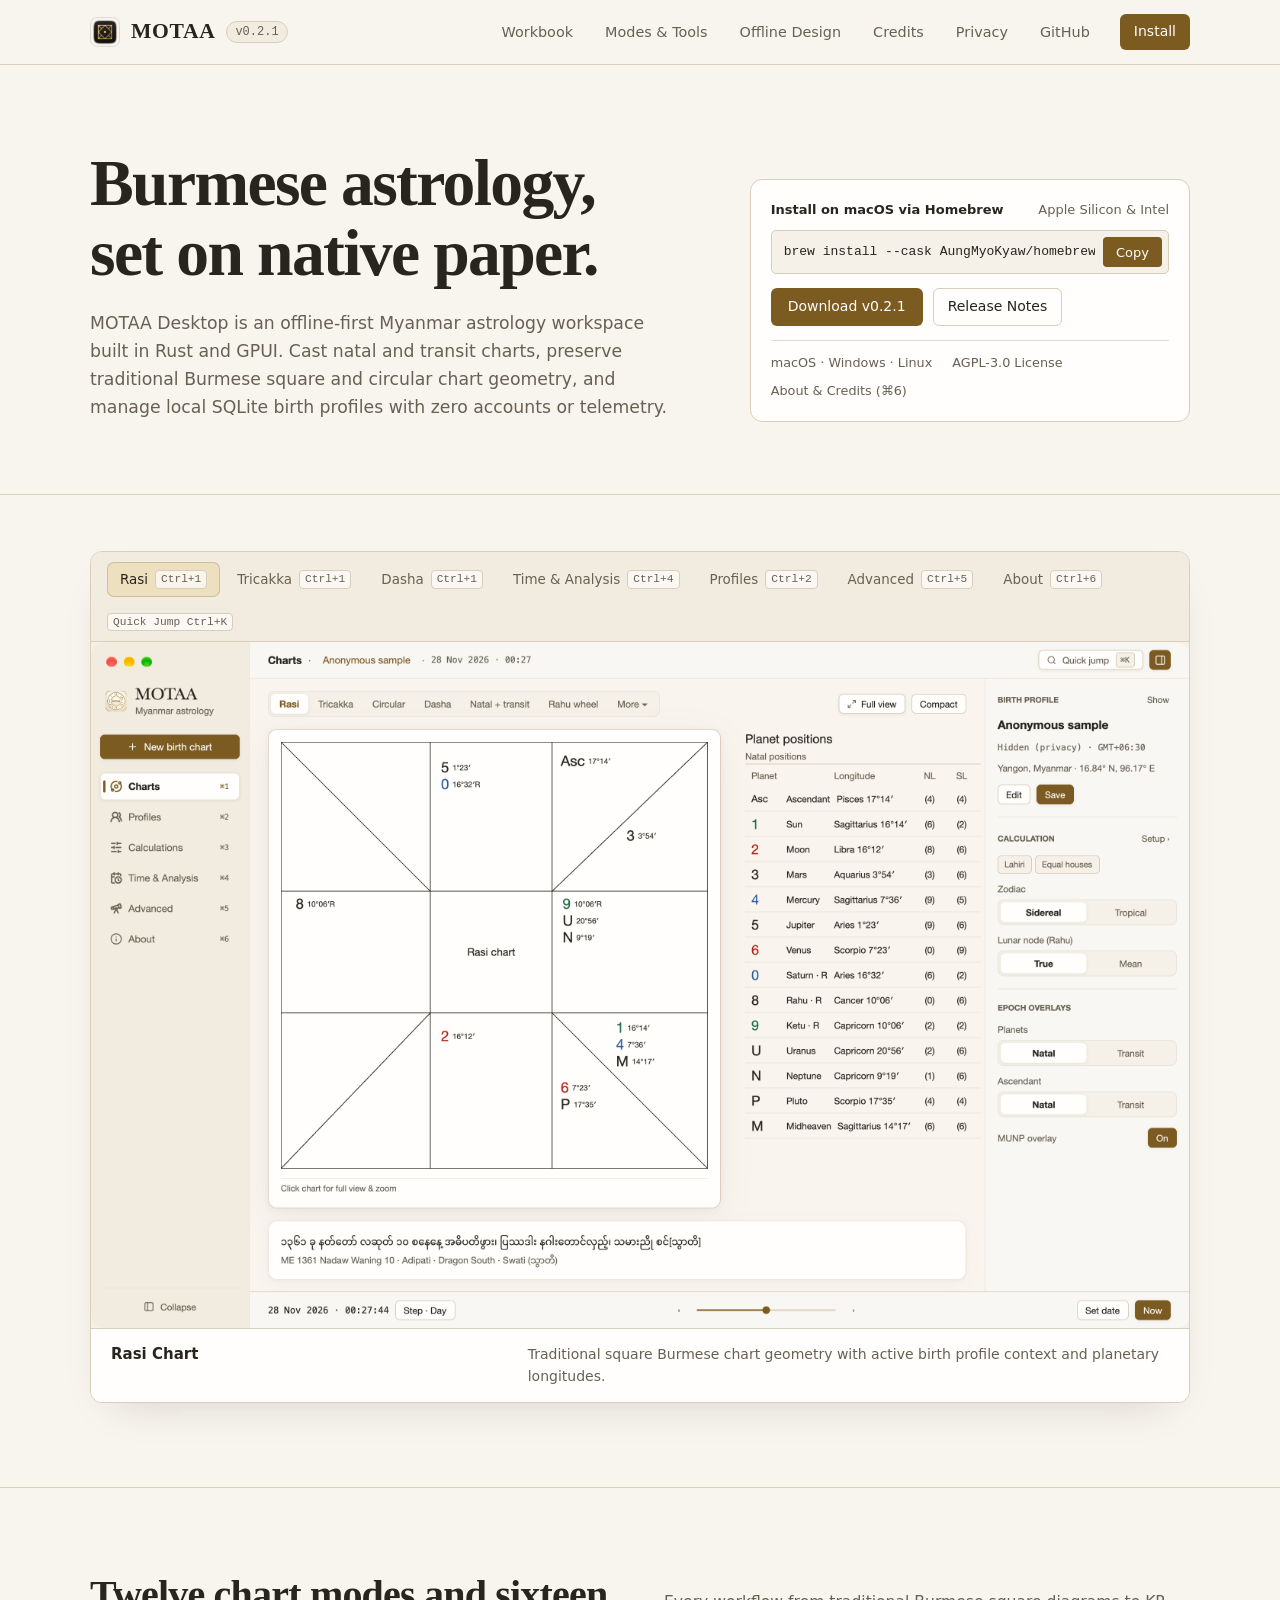
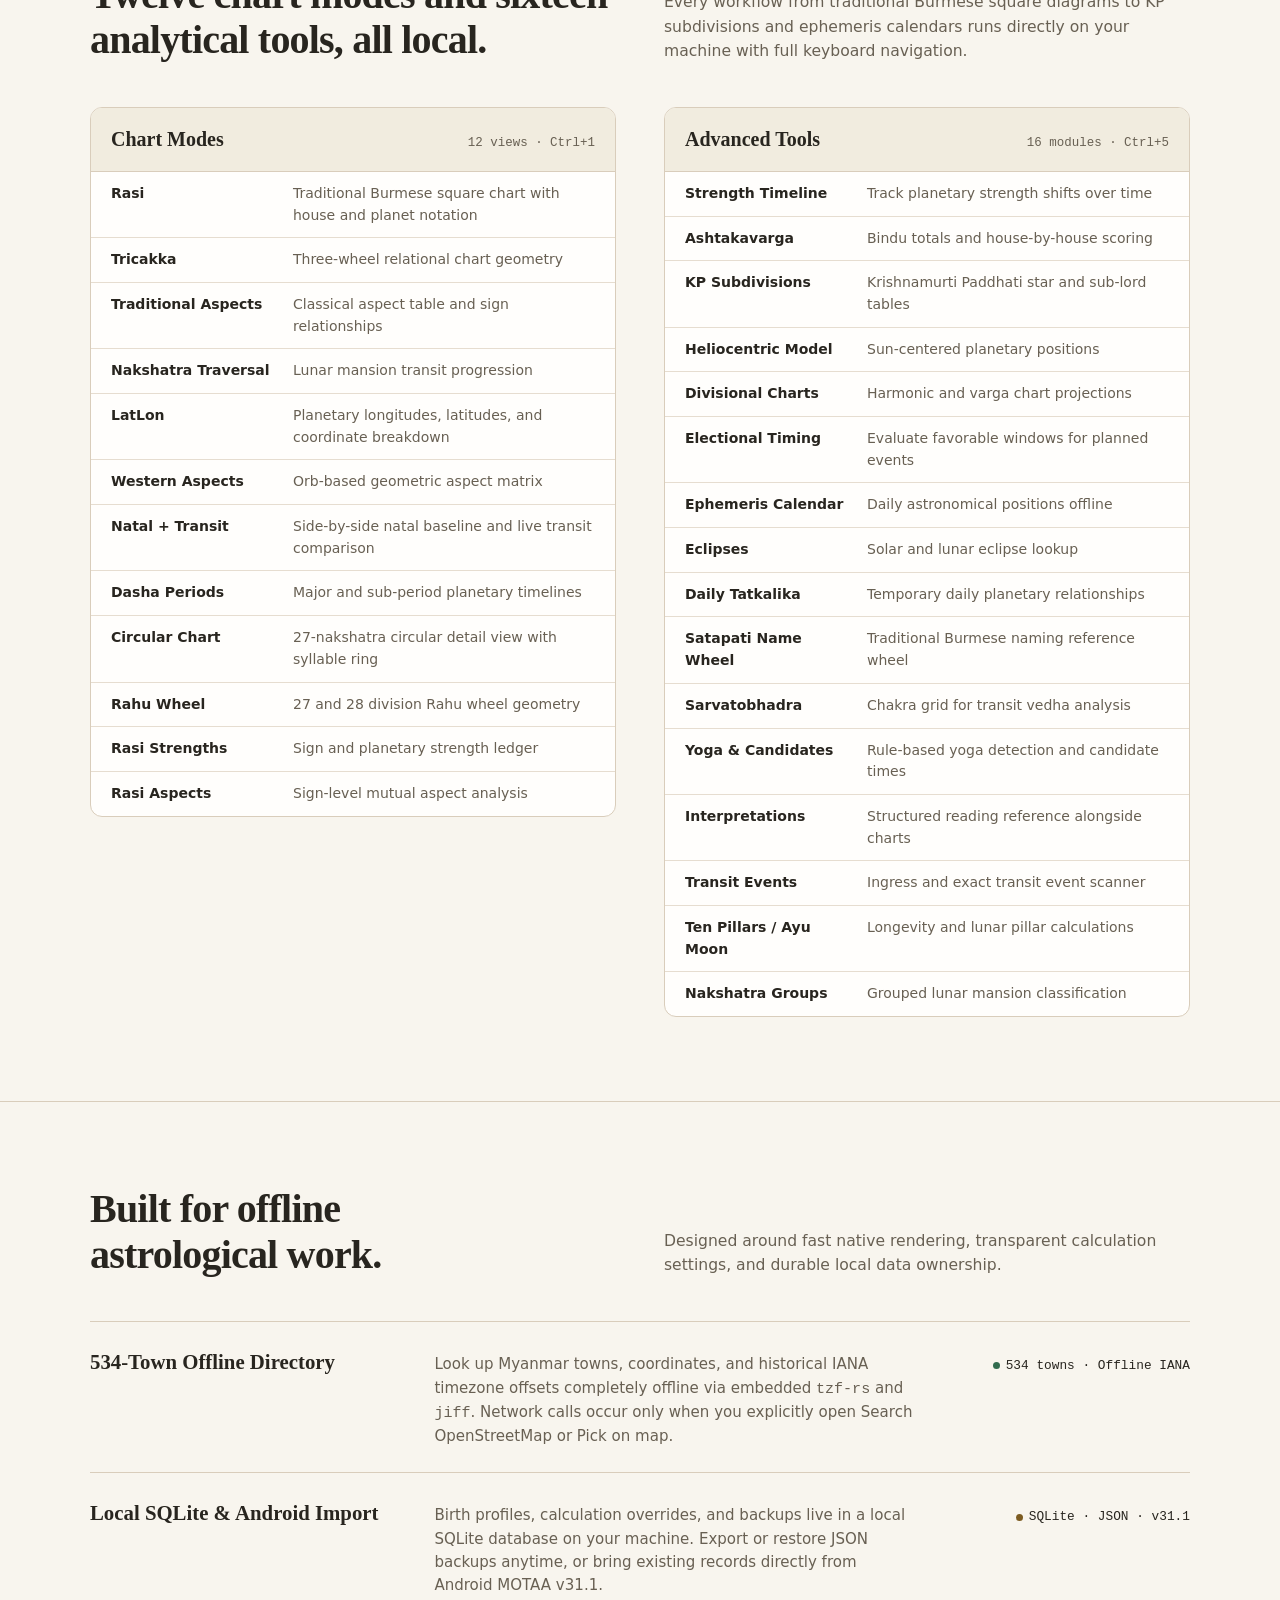
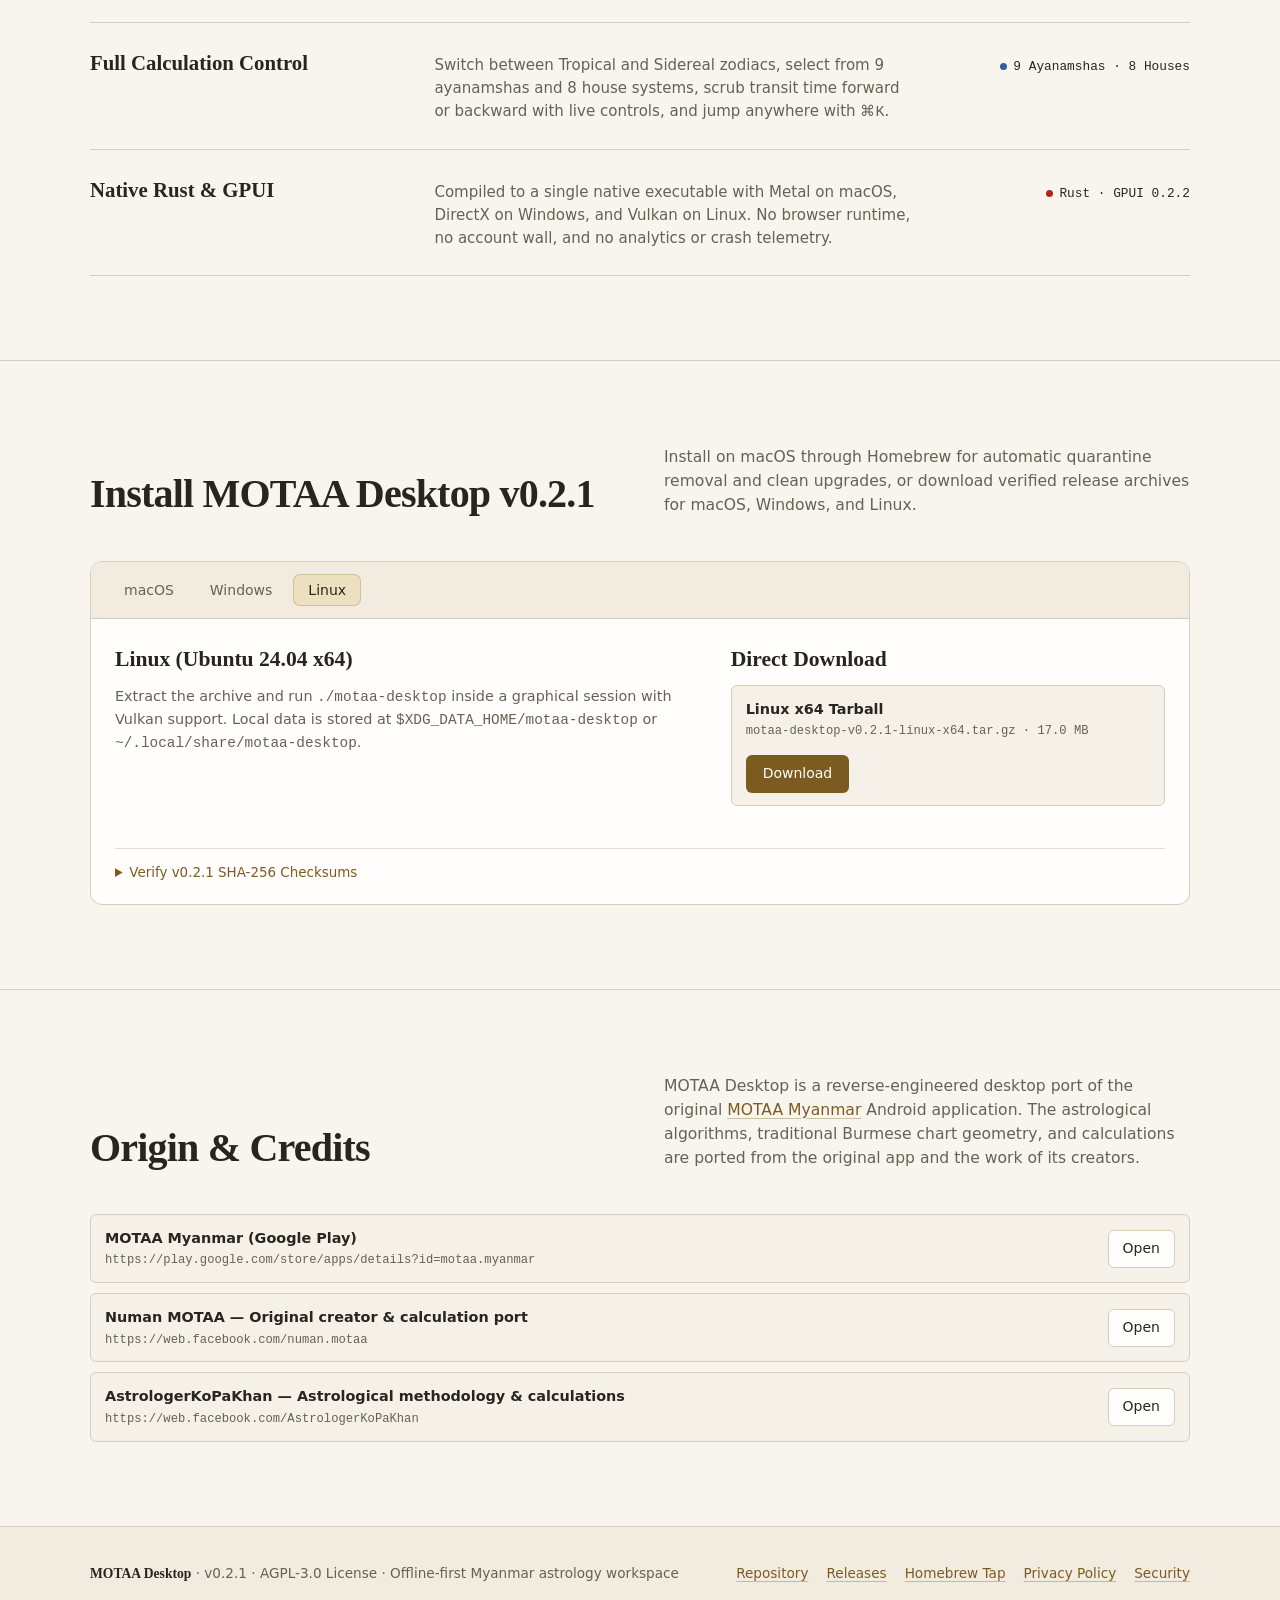
<file: site/index.html>
<!DOCTYPE html>
<html lang="en">
<head>
  <meta charset="UTF-8">
  <meta name="viewport" content="width=device-width, initial-scale=1.0">
  <title>MOTAA Desktop — Offline-First Myanmar Astrology Workspace</title>
  <meta name="description" content="MOTAA Desktop is a native, offline-first Myanmar astrology workspace built with Rust and GPUI for macOS, Windows, and Linux.">
  <meta property="og:title" content="MOTAA Desktop — Offline-First Myanmar Astrology Workspace">
  <meta property="og:description" content="Traditional Burmese chart geometry, 12 chart modes, 16 advanced tools, and a 534-town offline Myanmar directory in a native Rust and GPUI app.">
  <meta property="og:type" content="website">
  <link rel="icon" type="image/svg+xml" href="assets/motaa-mark-mono.svg">
  <link rel="icon" type="image/png" href="assets/app-icon-256.png">
  <link rel="stylesheet" href="styles.css">
</head>
<body>
  <header class="masthead">
    <div class="shell masthead-inner">
      <a class="brand" href="./">
        <img class="brand-icon" src="assets/app-icon-256.png" alt="" width="30" height="30">
        <span class="brand-wordmark">MOTAA</span>
        <span class="brand-version">v0.2.1</span>
      </a>
      <nav class="nav" aria-label="Primary">
        <a href="#workbook">Workbook</a>
        <a href="#modes">Modes &amp; Tools</a>
        <a href="#practice">Offline Design</a>
        <a href="#credits">Credits</a>
        <a href="privacy.html">Privacy</a>
        <a href="https://github.com/AungMyoKyaw/motaa-desktop" target="_blank" rel="noopener noreferrer">GitHub</a>
        <a class="nav-cta" href="#install">Install</a>
      </nav>
    </div>
  </header>

  <main>
    <section class="hero">
      <div class="shell hero-grid">
        <div>
          <h1>Burmese astrology, set on native paper.</h1>
          <p class="hero-lead">
            MOTAA Desktop is an offline-first Myanmar astrology workspace built in Rust and GPUI.
            Cast natal and transit charts, preserve traditional Burmese square and circular chart geometry,
            and manage local SQLite birth profiles with zero accounts or telemetry.
          </p>
        </div>

        <div class="hero-install-box" aria-label="Quick install">
          <div class="install-label">
            <strong>Install on macOS via Homebrew</strong>
            <span>Apple Silicon &amp; Intel</span>
          </div>
          <div class="brew-command-row">
            <code id="hero-brew-cmd">brew install --cask AungMyoKyaw/homebrew-tap/motaa-desktop</code>
            <button type="button" class="btn btn-copy" data-copy-target="hero-brew-cmd">Copy</button>
          </div>
          <div class="hero-actions">
            <a class="btn btn-primary" href="#install">Download v0.2.1</a>
            <a class="btn btn-secondary" href="https://github.com/AungMyoKyaw/motaa-desktop/releases/tag/v0.2.1" target="_blank" rel="noopener noreferrer">Release Notes</a>
          </div>
          <div class="hero-meta-strip">
            <span>macOS · Windows · Linux</span>
            <span>AGPL-3.0 License</span>
            <span>About &amp; Credits (⌘6)</span>
          </div>
        </div>
      </div>
    </section>

    <section id="workbook" class="workbook-section" aria-label="Interactive workspace preview">
      <div class="shell">
        <div class="workbook-frame">
          <div class="workbook-toolbar">
            <div class="workbook-tabs" role="tablist" aria-label="MOTAA Desktop workspaces">
              <button type="button" class="workbook-tab" role="tab" aria-selected="true"
                data-src="assets/01-rasi-chart.png"
                data-alt="MOTAA Desktop showing the traditional Rasi square chart with Burmese planetary notation"
                data-title="Rasi Chart"
                data-desc="Traditional square Burmese chart geometry with active birth profile context and planetary longitudes.">
                Rasi <span class="kbd">⌘1</span>
              </button>
              <button type="button" class="workbook-tab" role="tab" aria-selected="false"
                data-src="assets/02-tricakka-chart.png"
                data-alt="MOTAA Desktop displaying the Tricakka chart layout and house divisions"
                data-title="Tricakka &amp; Circular Geometry"
                data-desc="Inspect Tricakka divisions, 27-nakshatra circular detail rings, and Rahu wheels without leaving the keyboard.">
                Tricakka <span class="kbd">⌘1</span>
              </button>
              <button type="button" class="workbook-tab" role="tab" aria-selected="false"
                data-src="assets/03-dasha-periods.png"
                data-alt="MOTAA Desktop Dasha periods timeline view showing major and sub-periods"
                data-title="Dasha Periods"
                data-desc="Trace planetary period sequences alongside natal placements with quiet gold row selection and tabular date alignment.">
                Dasha <span class="kbd">⌘1</span>
              </button>
              <button type="button" class="workbook-tab" role="tab" aria-selected="false"
                data-src="assets/04-time-analysis.png"
                data-alt="MOTAA Desktop Time and Analysis view with live transit scrubber"
                data-title="Time &amp; Analysis"
                data-desc="Independent transit and reference time navigator with live scrubbing controls (‹ / › / Now) and reference location override.">
                Time &amp; Analysis <span class="kbd">⌘4</span>
              </button>
              <button type="button" class="workbook-tab" role="tab" aria-selected="false"
                data-src="assets/05-profiles.png"
                data-alt="MOTAA Desktop Birth Profiles library with local SQLite storage"
                data-title="Birth Profiles"
                data-desc="Local SQLite profile library with JSON backup/restore, Android MOTAA v31.1 import, 534-town offline Myanmar directory, and IANA timezone lookup.">
                Profiles <span class="kbd">⌘2</span>
              </button>
              <button type="button" class="workbook-tab" role="tab" aria-selected="false"
                data-src="assets/06-advanced-tools.png"
                data-alt="MOTAA Desktop Advanced Tools workspace showing Ashtakavarga, KP, and ephemeris modules"
                data-title="Advanced Tools"
                data-desc="Sixteen specialized analytical modules including Ashtakavarga, KP subdivisions, Divisional charts, Ephemeris calendar, and Eclipses.">
                Advanced <span class="kbd">⌘5</span>
              </button>
              <button type="button" class="workbook-tab" role="tab" aria-selected="false"
                data-src="assets/07-about.png"
                data-alt="MOTAA Desktop About and Credits page showing reverse-engineering origin and creator links"
                data-title="About &amp; Credits"
                data-desc="Reverse-engineering origin, credits to Numan MOTAA and AstrologerKoPaKhan, and quick-open links.">
                About <span class="kbd">⌘6</span>
              </button>
            </div>
            <span class="kbd" title="Open Quick Jump command palette inside MOTAA Desktop">Quick Jump ⌘K</span>
          </div>

          <div class="workbook-stage">
            <img id="workbook-image"
              src="assets/01-rasi-chart.png"
              alt="MOTAA Desktop showing the traditional Rasi square chart with Burmese planetary notation"
              width="1440" height="900">
          </div>

          <div class="workbook-caption">
            <span id="workbook-title" class="workbook-caption-title">Rasi Chart</span>
            <p id="workbook-desc" class="workbook-caption-desc">
              Traditional square Burmese chart geometry with active birth profile context and planetary longitudes.
            </p>
          </div>
        </div>
      </div>
    </section>

    <section id="modes" class="section">
      <div class="shell">
        <div class="section-head">
          <h2>Twelve chart modes and sixteen analytical tools, all local.</h2>
          <p class="section-intro">
            Every workflow from traditional Burmese square diagrams to KP subdivisions and ephemeris calendars runs directly on your machine with full keyboard navigation.
          </p>
        </div>

        <div class="ledger-grid">
          <div class="ledger">
            <div class="ledger-header">
              <h3>Chart Modes</h3>
              <span class="ledger-count">12 views · ⌘1</span>
            </div>
            <ul class="ledger-list">
              <li><span class="ledger-term">Rasi</span><span class="ledger-detail">Traditional Burmese square chart with house and planet notation</span></li>
              <li><span class="ledger-term">Tricakka</span><span class="ledger-detail">Three-wheel relational chart geometry</span></li>
              <li><span class="ledger-term">Traditional Aspects</span><span class="ledger-detail">Classical aspect table and sign relationships</span></li>
              <li><span class="ledger-term">Nakshatra Traversal</span><span class="ledger-detail">Lunar mansion transit progression</span></li>
              <li><span class="ledger-term">LatLon</span><span class="ledger-detail">Planetary longitudes, latitudes, and coordinate breakdown</span></li>
              <li><span class="ledger-term">Western Aspects</span><span class="ledger-detail">Orb-based geometric aspect matrix</span></li>
              <li><span class="ledger-term">Natal + Transit</span><span class="ledger-detail">Side-by-side natal baseline and live transit comparison</span></li>
              <li><span class="ledger-term">Dasha Periods</span><span class="ledger-detail">Major and sub-period planetary timelines</span></li>
              <li><span class="ledger-term">Circular Chart</span><span class="ledger-detail">27-nakshatra circular detail view with syllable ring</span></li>
              <li><span class="ledger-term">Rahu Wheel</span><span class="ledger-detail">27 and 28 division Rahu wheel geometry</span></li>
              <li><span class="ledger-term">Rasi Strengths</span><span class="ledger-detail">Sign and planetary strength ledger</span></li>
              <li><span class="ledger-term">Rasi Aspects</span><span class="ledger-detail">Sign-level mutual aspect analysis</span></li>
            </ul>
          </div>

          <div class="ledger">
            <div class="ledger-header">
              <h3>Advanced Tools</h3>
              <span class="ledger-count">16 modules · ⌘5</span>
            </div>
            <ul class="ledger-list">
              <li><span class="ledger-term">Strength Timeline</span><span class="ledger-detail">Track planetary strength shifts over time</span></li>
              <li><span class="ledger-term">Ashtakavarga</span><span class="ledger-detail">Bindu totals and house-by-house scoring</span></li>
              <li><span class="ledger-term">KP Subdivisions</span><span class="ledger-detail">Krishnamurti Paddhati star and sub-lord tables</span></li>
              <li><span class="ledger-term">Heliocentric Model</span><span class="ledger-detail">Sun-centered planetary positions</span></li>
              <li><span class="ledger-term">Divisional Charts</span><span class="ledger-detail">Harmonic and varga chart projections</span></li>
              <li><span class="ledger-term">Electional Timing</span><span class="ledger-detail">Evaluate favorable windows for planned events</span></li>
              <li><span class="ledger-term">Ephemeris Calendar</span><span class="ledger-detail">Daily astronomical positions offline</span></li>
              <li><span class="ledger-term">Eclipses</span><span class="ledger-detail">Solar and lunar eclipse lookup</span></li>
              <li><span class="ledger-term">Daily Tatkalika</span><span class="ledger-detail">Temporary daily planetary relationships</span></li>
              <li><span class="ledger-term">Satapati Name Wheel</span><span class="ledger-detail">Traditional Burmese naming reference wheel</span></li>
              <li><span class="ledger-term">Sarvatobhadra</span><span class="ledger-detail">Chakra grid for transit vedha analysis</span></li>
              <li><span class="ledger-term">Yoga &amp; Candidates</span><span class="ledger-detail">Rule-based yoga detection and candidate times</span></li>
              <li><span class="ledger-term">Interpretations</span><span class="ledger-detail">Structured reading reference alongside charts</span></li>
              <li><span class="ledger-term">Transit Events</span><span class="ledger-detail">Ingress and exact transit event scanner</span></li>
              <li><span class="ledger-term">Ten Pillars / Ayu Moon</span><span class="ledger-detail">Longevity and lunar pillar calculations</span></li>
              <li><span class="ledger-term">Nakshatra Groups</span><span class="ledger-detail">Grouped lunar mansion classification</span></li>
            </ul>
          </div>
        </div>
      </div>
    </section>

    <section id="practice" class="section">
      <div class="shell">
        <div class="section-head">
          <h2>Built for offline astrological work.</h2>
          <p class="section-intro">
            Designed around fast native rendering, transparent calculation settings, and durable local data ownership.
          </p>
        </div>

        <div class="practice-rows">
          <div class="practice-row">
            <h3>534-Town Offline Directory</h3>
            <p>
              Look up Myanmar towns, coordinates, and historical IANA timezone offsets completely offline via embedded
              <code>tzf-rs</code> and <code>jiff</code>. Network calls occur only when you explicitly open
              Search OpenStreetMap or Pick on map.
            </p>
            <div class="practice-spec"><span class="spec-dot spec-dot--green"></span>534 towns · Offline IANA</div>
          </div>

          <div class="practice-row">
            <h3>Local SQLite &amp; Android Import</h3>
            <p>
              Birth profiles, calculation overrides, and backups live in a local SQLite database on your machine.
              Export or restore JSON backups anytime, or bring existing records directly from Android MOTAA v31.1.
            </p>
            <div class="practice-spec"><span class="spec-dot spec-dot--gold"></span>SQLite · JSON · v31.1</div>
          </div>

          <div class="practice-row">
            <h3>Full Calculation Control</h3>
            <p>
              Switch between Tropical and Sidereal zodiacs, select from 9 ayanamshas and 8 house systems,
              scrub transit time forward or backward with live controls, and jump anywhere with <code>⌘K</code>.
            </p>
            <div class="practice-spec"><span class="spec-dot spec-dot--blue"></span>9 Ayanamshas · 8 Houses</div>
          </div>

          <div class="practice-row">
            <h3>Native Rust &amp; GPUI</h3>
            <p>
              Compiled to a single native executable with Metal on macOS, DirectX on Windows, and Vulkan on Linux.
              No browser runtime, no account wall, and no analytics or crash telemetry.
            </p>
            <div class="practice-spec"><span class="spec-dot spec-dot--red"></span>Rust · GPUI 0.2.2</div>
          </div>
        </div>
      </div>
    </section>

    <section id="install" class="section">
      <div class="shell">
        <div class="section-head">
          <h2>Install MOTAA Desktop v0.2.1</h2>
          <p class="section-intro">
            Install on macOS through Homebrew for automatic quarantine removal and clean upgrades, or download verified release archives for macOS, Windows, and Linux.
          </p>
        </div>

        <div class="install-panel">
          <div class="os-tabs" role="tablist" aria-label="Operating system downloads">
            <button type="button" class="os-tab" role="tab" id="tab-macos" aria-selected="true" aria-controls="panel-macos" data-os="macos">macOS</button>
            <button type="button" class="os-tab" role="tab" id="tab-windows" aria-selected="false" aria-controls="panel-windows" data-os="windows">Windows</button>
            <button type="button" class="os-tab" role="tab" id="tab-linux" aria-selected="false" aria-controls="panel-linux" data-os="linux">Linux</button>
          </div>

          <div class="os-panel" id="panel-macos" role="tabpanel" aria-labelledby="tab-macos">
            <div class="os-grid">
              <div>
                <h3>Homebrew (Recommended)</h3>
                <p>
                  Installs <code>MOTAA Desktop.app</code> for Apple Silicon or Intel, verifies the release SHA-256 checksum,
                  and clears the macOS quarantine attribute automatically during postflight.
                </p>
                <div class="brew-command-row">
                  <code id="panel-brew-cmd">brew install --cask AungMyoKyaw/homebrew-tap/motaa-desktop</code>
                  <button type="button" class="btn btn-copy" data-copy-target="panel-brew-cmd">Copy</button>
                </div>
                <p style="margin-top: 12px; font-size: 0.84rem;">
                  Upgrade later with <code>brew upgrade --cask AungMyoKyaw/homebrew-tap/motaa-desktop</code>.
                  Also listed on <a href="https://aungmyokyaw.github.io/homebrew-tap/" target="_blank" rel="noopener noreferrer">AungMyoKyaw/homebrew-tap</a>.
                </p>
              </div>

              <div>
                <h3>Direct Archives</h3>
                <div class="asset-list">
                  <div class="asset-row">
                    <div class="asset-info">
                      <span class="asset-name">macOS Apple Silicon (arm64)</span>
                      <span class="asset-meta">motaa-desktop-v0.2.1-macos-arm64.zip · 11.3 MB</span>
                    </div>
                    <a class="btn btn-secondary" href="https://github.com/AungMyoKyaw/motaa-desktop/releases/download/v0.2.1/motaa-desktop-v0.2.1-macos-arm64.zip">Download</a>
                  </div>
                  <div class="asset-row">
                    <div class="asset-info">
                      <span class="asset-name">macOS Intel (x64)</span>
                      <span class="asset-meta">motaa-desktop-v0.2.1-macos-x64.zip · 11.7 MB</span>
                    </div>
                    <a class="btn btn-secondary" href="https://github.com/AungMyoKyaw/motaa-desktop/releases/download/v0.2.1/motaa-desktop-v0.2.1-macos-x64.zip">Download</a>
                  </div>
                </div>
                <div class="note-box" style="margin-top: 12px;">
                  <strong>Ad-hoc signed builds:</strong> If you download a ZIP directly instead of using Homebrew,
                  macOS Gatekeeper may require approval in <strong>System Settings → Privacy &amp; Security → Open Anyway</strong>.
                </div>
              </div>
            </div>
          </div>

          <div class="os-panel" id="panel-windows" role="tabpanel" aria-labelledby="tab-windows" hidden>
            <div class="os-grid">
              <div>
                <h3>Windows x64</h3>
                <p>
                  Extract the portable ZIP and run <code>motaa-desktop.exe</code>, or install via the MSIX package.
                  Local profiles are stored in <code>%LOCALAPPDATA%\MOTAA Desktop</code>.
                </p>
                <div class="note-box">
                  <strong>SmartScreen note:</strong> Unsigned portable builds may prompt Windows SmartScreen on first launch.
                  Choose <strong>More info → Run anyway</strong> after verifying the SHA-256 checksum below.
                </div>
              </div>

              <div>
                <h3>Direct Downloads</h3>
                <div class="asset-list">
                  <div class="asset-row">
                    <div class="asset-info">
                      <span class="asset-name">Windows x64 Portable ZIP</span>
                      <span class="asset-meta">motaa-desktop-v0.2.1-windows-x64.zip · 12.1 MB</span>
                    </div>
                    <a class="btn btn-primary" href="https://github.com/AungMyoKyaw/motaa-desktop/releases/download/v0.2.1/motaa-desktop-v0.2.1-windows-x64.zip">Download</a>
                  </div>
                  <div class="asset-row">
                    <div class="asset-info">
                      <span class="asset-name">Windows x64 MSIX Package</span>
                      <span class="asset-meta">motaa-desktop-v0.2.1-windows-x64.msix · 12.2 MB</span>
                    </div>
                    <a class="btn btn-secondary" href="https://github.com/AungMyoKyaw/motaa-desktop/releases/download/v0.2.1/motaa-desktop-v0.2.1-windows-x64.msix">Download</a>
                  </div>
                </div>
              </div>
            </div>
          </div>

          <div class="os-panel" id="panel-linux" role="tabpanel" aria-labelledby="tab-linux" hidden>
            <div class="os-grid">
              <div>
                <h3>Linux (Ubuntu 24.04 x64)</h3>
                <p>
                  Extract the archive and run <code>./motaa-desktop</code> inside a graphical session with Vulkan support.
                  Local data is stored at <code>$XDG_DATA_HOME/motaa-desktop</code> or <code>~/.local/share/motaa-desktop</code>.
                </p>
              </div>

              <div>
                <h3>Direct Download</h3>
                <div class="asset-list">
                  <div class="asset-row">
                    <div class="asset-info">
                      <span class="asset-name">Linux x64 Tarball</span>
                      <span class="asset-meta">motaa-desktop-v0.2.1-linux-x64.tar.gz · 17.0 MB</span>
                    </div>
                    <a class="btn btn-primary" href="https://github.com/AungMyoKyaw/motaa-desktop/releases/download/v0.2.1/motaa-desktop-v0.2.1-linux-x64.tar.gz">Download</a>
                  </div>
                </div>
              </div>
            </div>
          </div>

          <div style="padding: 0 24px 20px;">
            <details class="checksum-details">
              <summary>Verify v0.2.1 SHA-256 Checksums</summary>
              <pre class="checksum-pre">5990c8b6595a75c74b3a9e6c63765eee53db57e002e2463dc18e0697330f9b12  motaa-desktop-v0.2.1-macos-arm64.zip
e39cbdc82c1b73c486a0b7c9b97bb1fc843836f22ab4107f24bfa8526aaeed75  motaa-desktop-v0.2.1-macos-x64.zip
3ea094dac8c26679cba4bfa499afb37722d18d5c6fb23eaa47f631de2fcd0089  motaa-desktop-v0.2.1-windows-x64.zip
9f2cd9998b23dbe4c1aae4f42ac9235f14847dc5756296514c06e42f4a21224a  motaa-desktop-v0.2.1-windows-x64.msix
86c544ee019402272844a171959ba34a8419e270d808eae4b8b9eb31393c3c26  motaa-desktop-v0.2.1-linux-x64.tar.gz</pre>
            </details>
          </div>
        </div>
      </div>
    </section>

    <section id="credits" class="section">
      <div class="shell">
        <div class="section-head">
          <h2>Origin &amp; Credits</h2>
          <p class="section-intro">
            MOTAA Desktop is a reverse-engineered desktop port of the original
            <a href="https://play.google.com/store/apps/details?id=motaa.myanmar" target="_blank" rel="noopener noreferrer">MOTAA Myanmar</a>
            Android application. The astrological algorithms, traditional Burmese chart geometry, and calculations are ported from the original app and the work of its creators.
          </p>
        </div>

        <div class="asset-list">
          <div class="asset-row">
            <div class="asset-info">
              <span class="asset-name">MOTAA Myanmar (Google Play)</span>
              <span class="asset-meta">https://play.google.com/store/apps/details?id=motaa.myanmar</span>
            </div>
            <a class="btn btn-secondary" href="https://play.google.com/store/apps/details?id=motaa.myanmar" target="_blank" rel="noopener noreferrer">Open</a>
          </div>
          <div class="asset-row">
            <div class="asset-info">
              <span class="asset-name">Numan MOTAA — Original creator &amp; calculation port</span>
              <span class="asset-meta">https://web.facebook.com/numan.motaa</span>
            </div>
            <a class="btn btn-secondary" href="https://web.facebook.com/numan.motaa" target="_blank" rel="noopener noreferrer">Open</a>
          </div>
          <div class="asset-row">
            <div class="asset-info">
              <span class="asset-name">AstrologerKoPaKhan — Astrological methodology &amp; calculations</span>
              <span class="asset-meta">https://web.facebook.com/AstrologerKoPaKhan</span>
            </div>
            <a class="btn btn-secondary" href="https://web.facebook.com/AstrologerKoPaKhan" target="_blank" rel="noopener noreferrer">Open</a>
          </div>
        </div>
      </div>
    </section>
  </main>

  <footer class="colophon">
    <div class="shell colophon-inner">
      <div>
        <strong style="font-family: var(--font-wordmark); color: var(--ink);">MOTAA Desktop</strong>
        · v0.2.1 · AGPL-3.0 License · Offline-first Myanmar astrology workspace
      </div>
      <div class="colophon-links">
        <a href="https://github.com/AungMyoKyaw/motaa-desktop" target="_blank" rel="noopener noreferrer">Repository</a>
        <a href="https://github.com/AungMyoKyaw/motaa-desktop/releases" target="_blank" rel="noopener noreferrer">Releases</a>
        <a href="https://aungmyokyaw.github.io/homebrew-tap/" target="_blank" rel="noopener noreferrer">Homebrew Tap</a>
        <a href="privacy.html">Privacy Policy</a>
        <a href="https://github.com/AungMyoKyaw/motaa-desktop/blob/master/SECURITY.md" target="_blank" rel="noopener noreferrer">Security</a>
      </div>
    </div>
  </footer>

  <script src="app.js" defer></script>
</body>
</html>
</file>
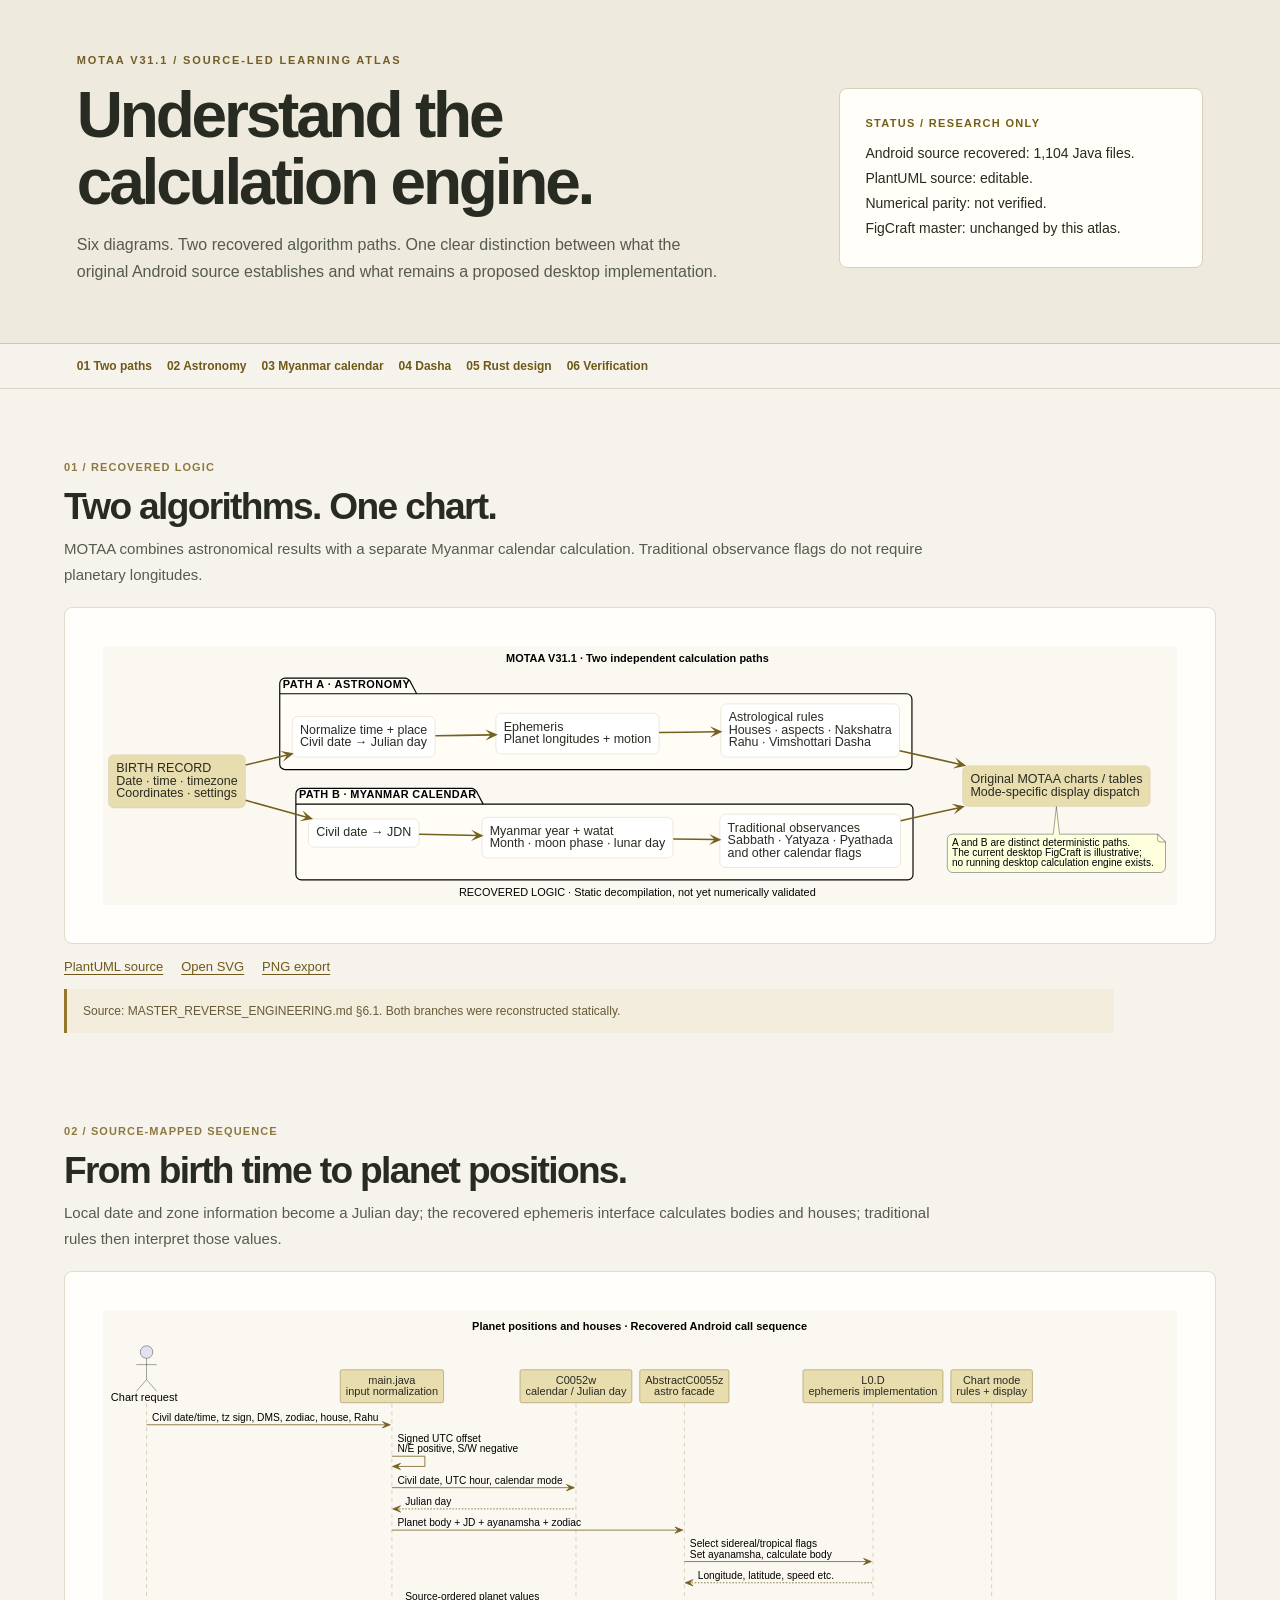
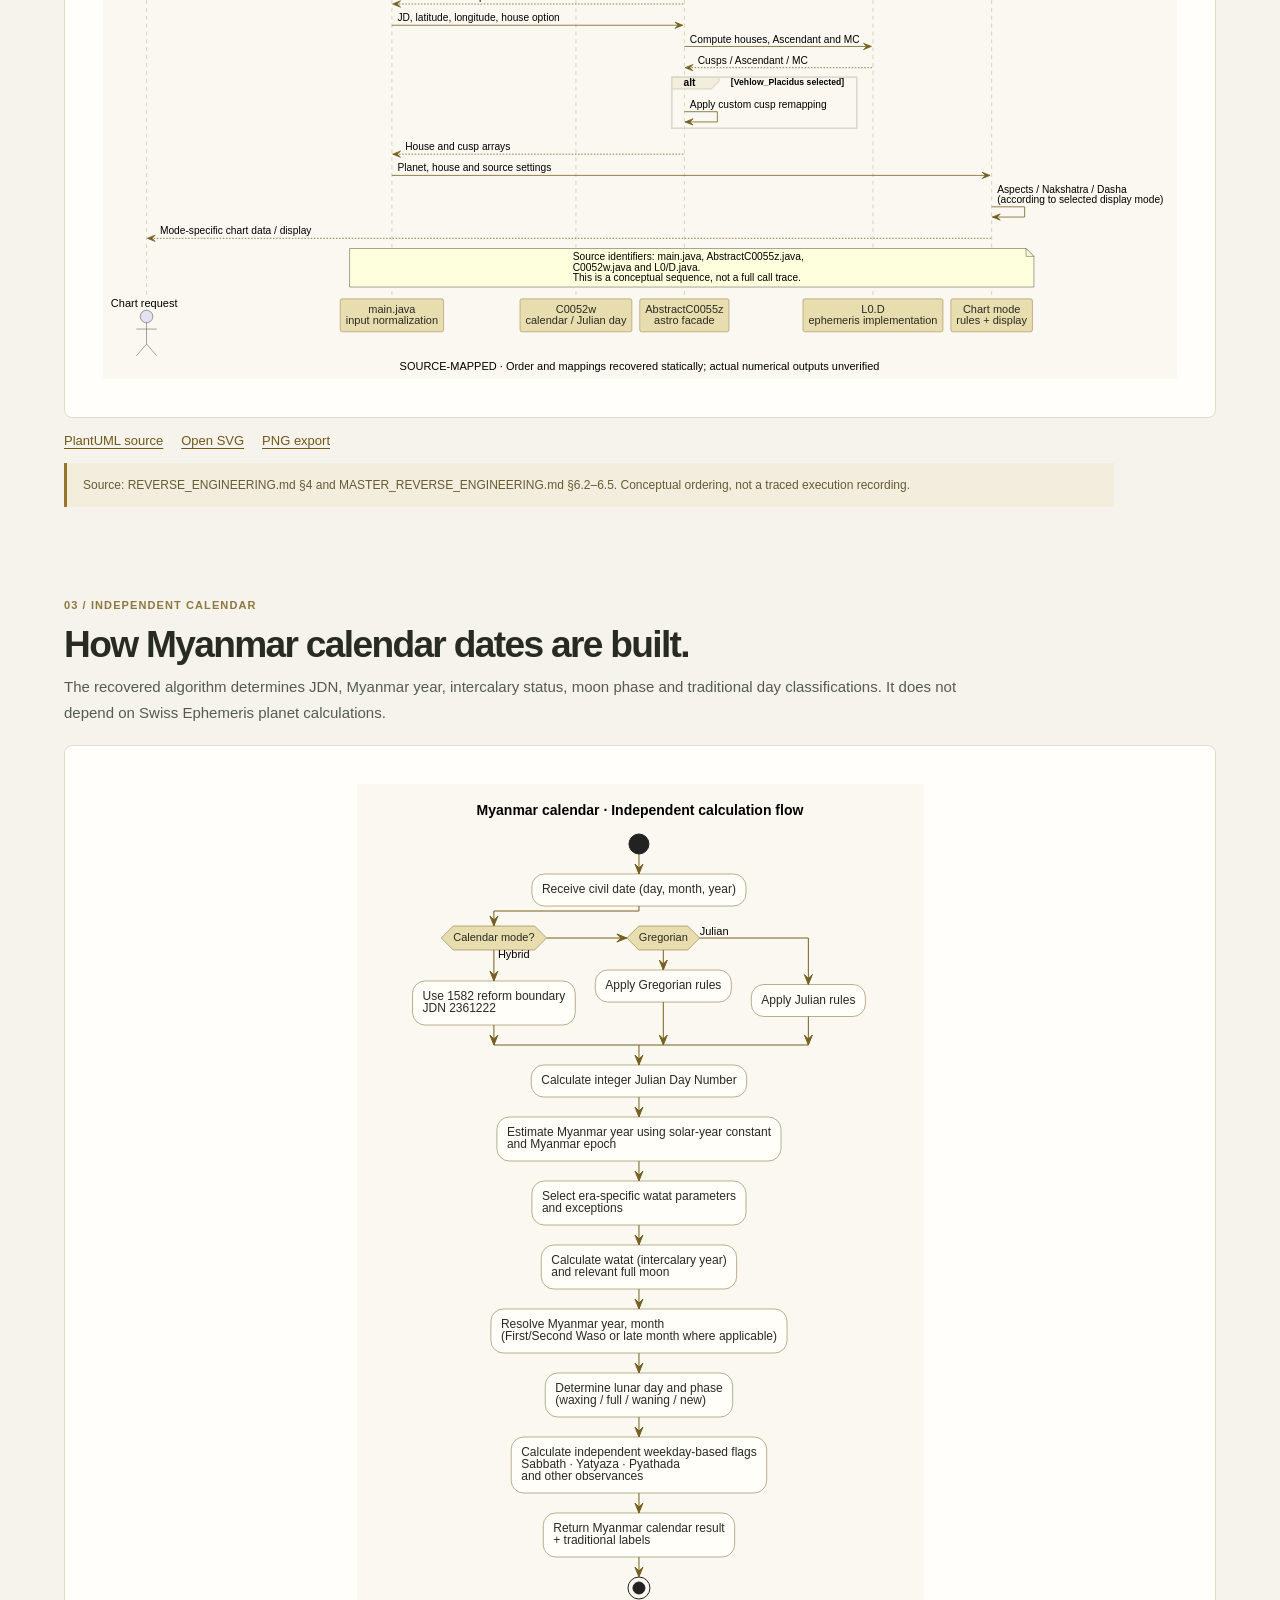
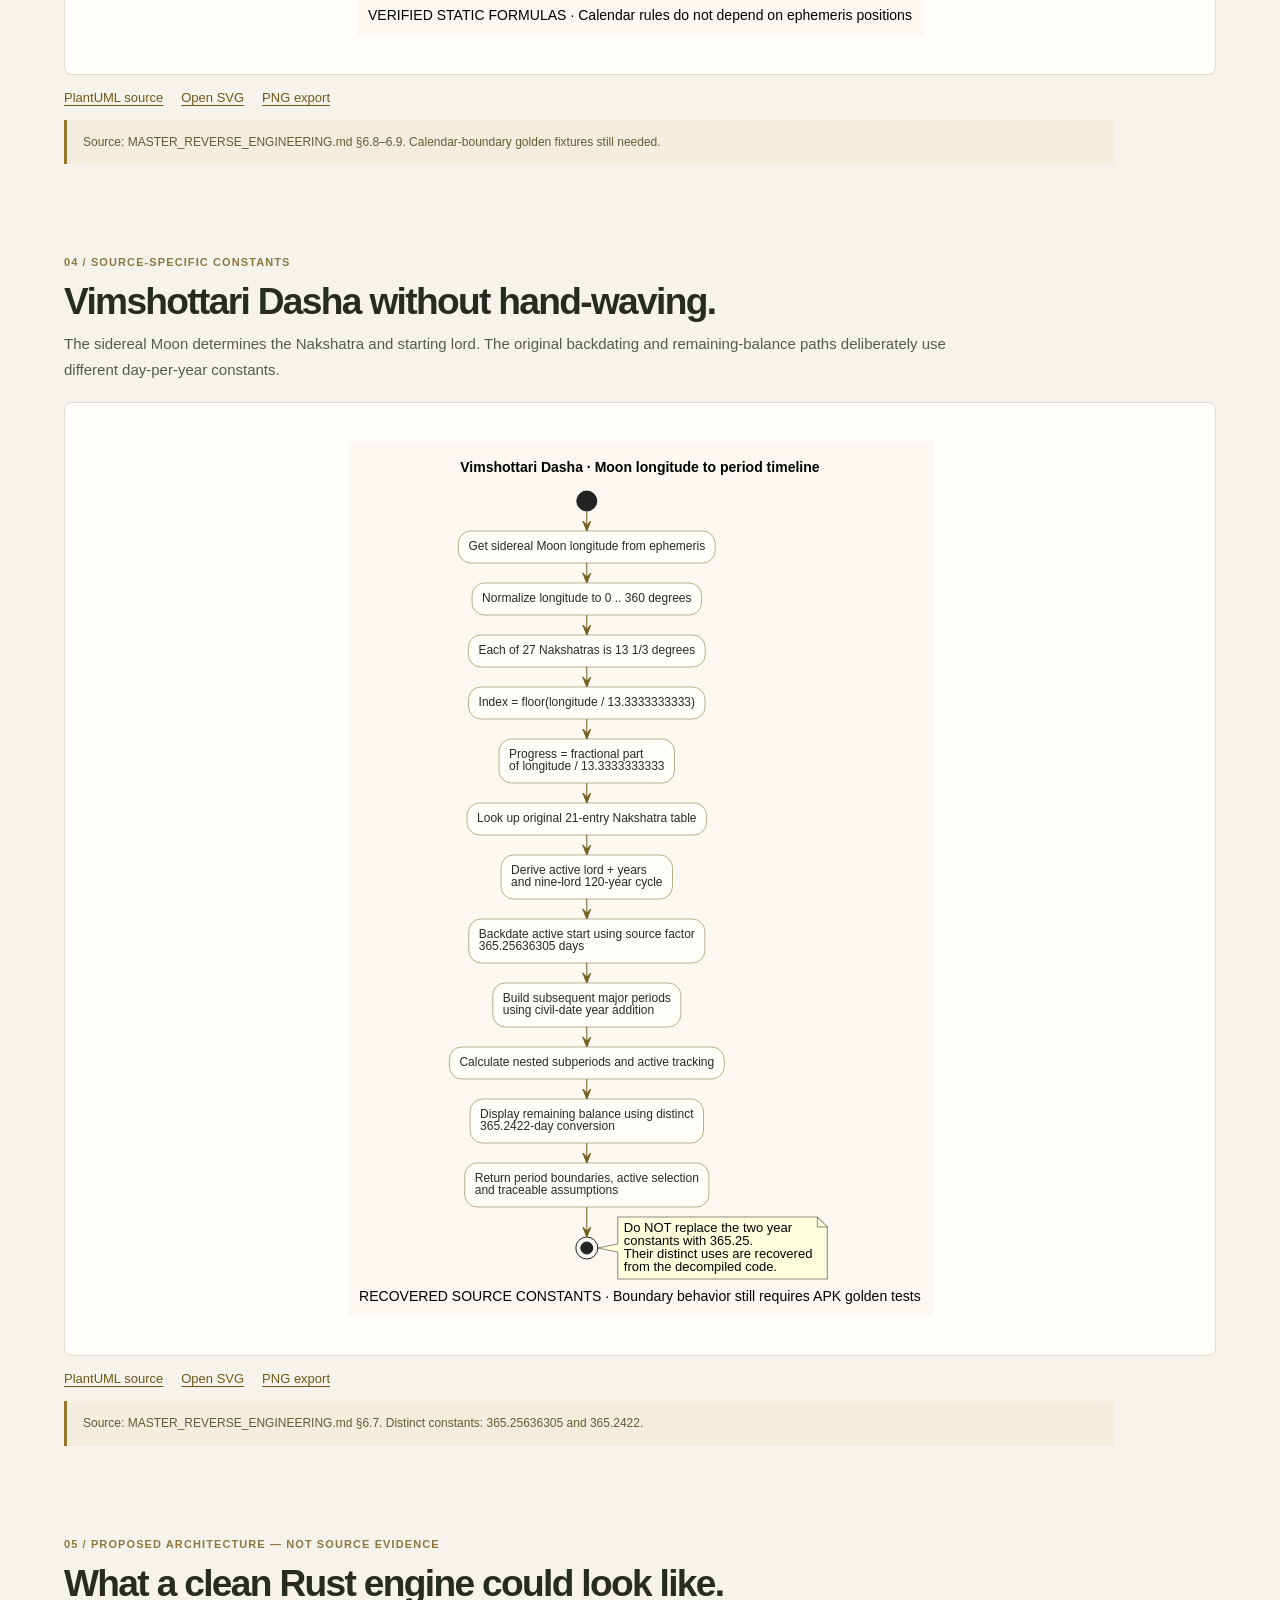
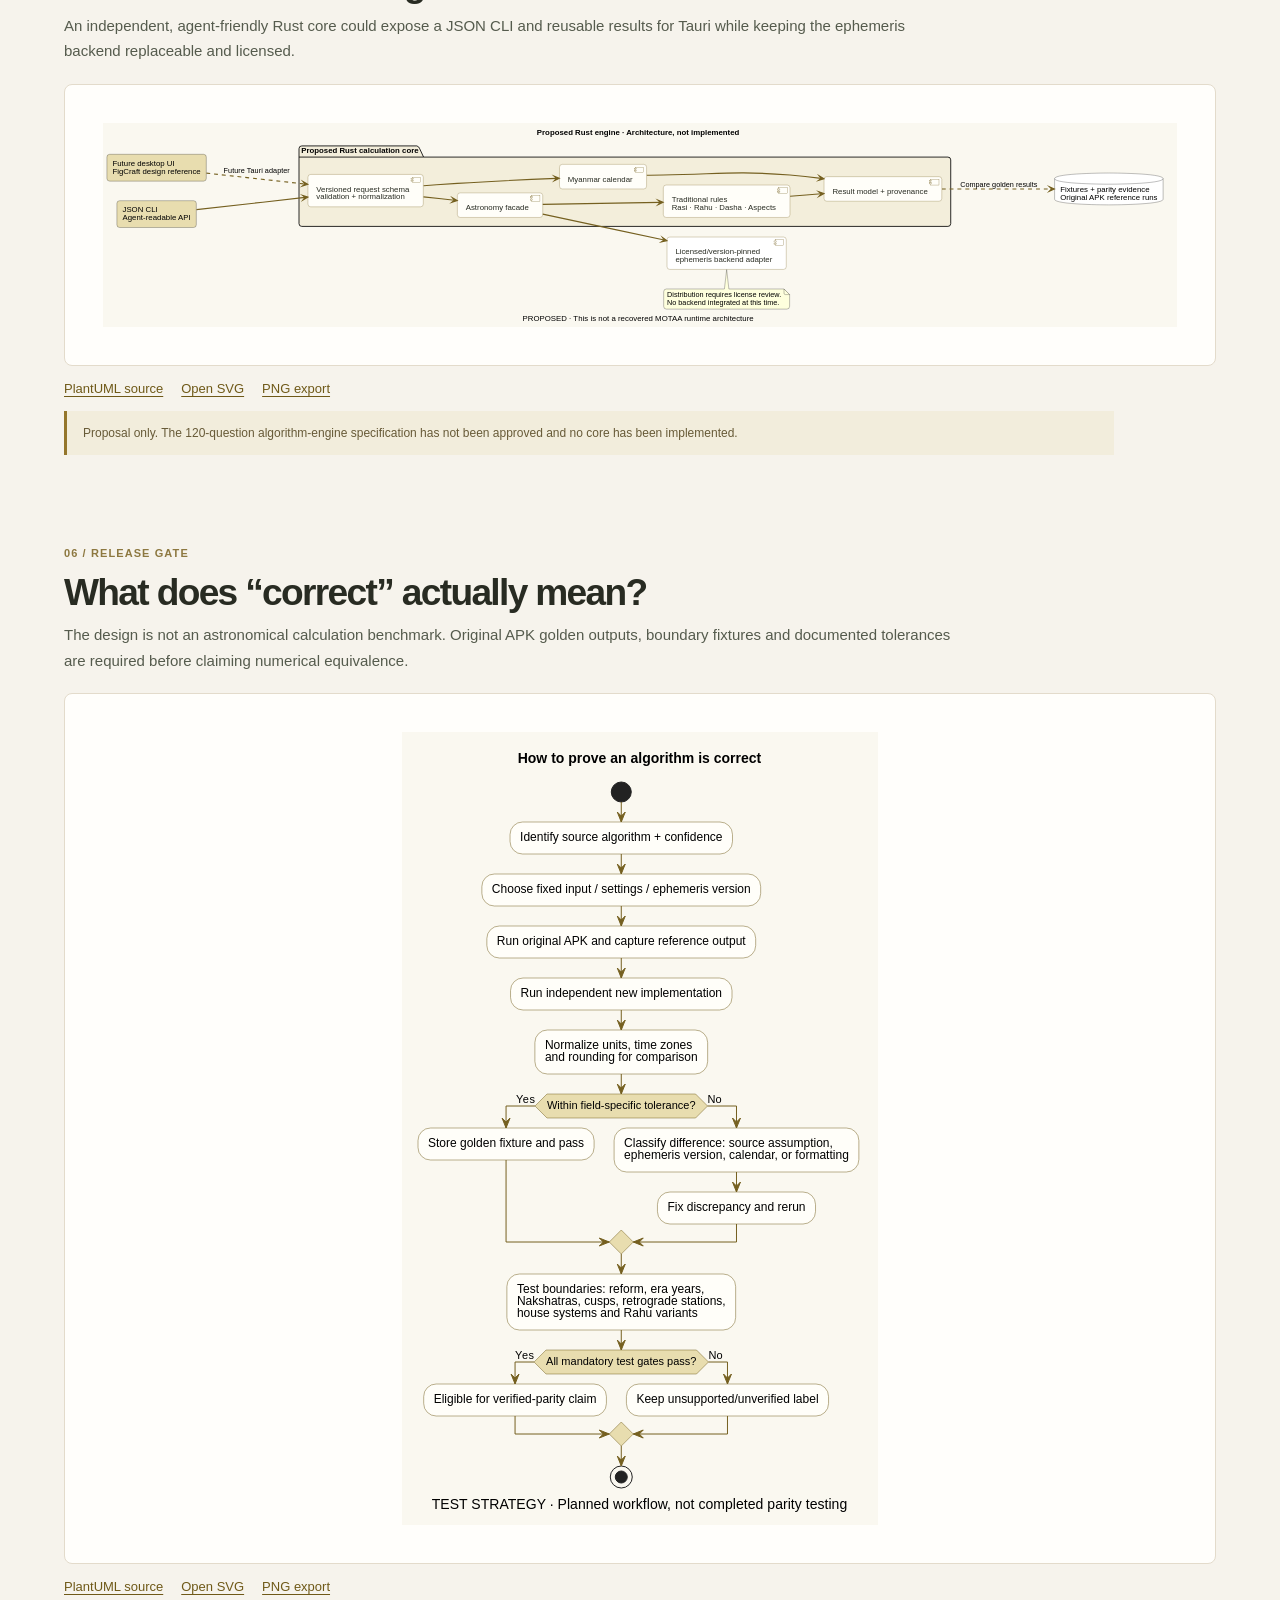
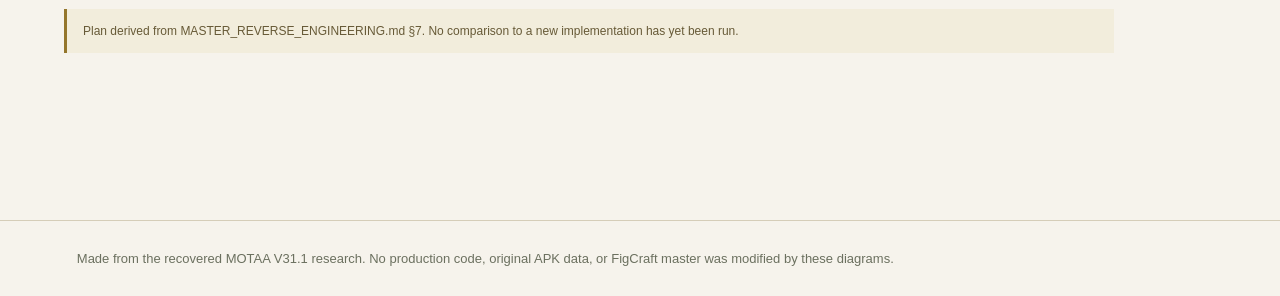
<file: design/algorithm-explainer/index.html>
<!doctype html>
<html lang="en">
<meta charset="utf-8">
<meta name="viewport" content="width=device-width,initial-scale=1">
<meta name="color-scheme" content="light">
<title>MOTAA — Understand the Algorithms</title>
<style>
:root{font-family:Inter,"Helvetica Neue",Arial,sans-serif;background:#f6f3ec;color:#282b22;font-synthesis:none}
*{box-sizing:border-box}body{margin:0}a{color:#6f5918}a:focus-visible{outline:3px solid #2f6386;outline-offset:3px}
header{padding:54px clamp(22px,6vw,92px) 42px;display:grid;grid-template-columns:minmax(0,2fr) minmax(220px,1fr);gap:35px;background:#eeeadd;border-bottom:1px solid #d2c8ab}
.kicker{font-size:11px;letter-spacing:.17em;text-transform:uppercase;color:#715d25;font-weight:800}h1{font-size:clamp(38px,5vw,68px);line-height:1.04;max-width:800px;letter-spacing:-.05em;margin:16px 0}h2{font-size:clamp(25px,2.9vw,40px);letter-spacing:-.045em;margin:0 0 8px}p{line-height:1.7;color:#555b4d}header p{font-size:16px;max-width:650px}.status{background:#fffef8;border:1px solid #d8d0b8;padding:25px;border-radius:8px;align-self:center;font-size:14px;line-height:1.8}.status b{display:block;color:#755f19;font-size:11px;letter-spacing:.12em;margin-bottom:7px}
nav{position:sticky;top:0;background:#f6f3eceb;backdrop-filter:blur(8px);border-bottom:1px solid #ded7c6;display:flex;gap:15px;padding:15px clamp(22px,6vw,92px);overflow:auto;z-index:2;white-space:nowrap}
nav a{text-decoration:none;font-size:12px;font-weight:600}nav a:hover{text-decoration:underline}
main{max-width:1700px;margin:auto;padding:24px clamp(20px,5vw,80px) 75px}
article{scroll-margin-top:90px;margin:48px 0 92px}
.topline{font-size:11px;text-transform:uppercase;letter-spacing:.1em;font-weight:800;color:#8d7840;margin-bottom:12px}
.desc{font-size:15px;max-width:900px;margin:6px 0 20px}
.figure{background:#fffefb;border:1px solid #e3dbcb;border-radius:8px;padding:clamp(12px,3vw,38px);overflow:auto}
.figure img{display:block;margin:0 auto;max-width:100%;height:auto}
.figure img.wide{min-width:min(850px,100%)}
.links{display:flex;gap:18px;margin:15px 0;align-items:center;font-size:13px}
.links a{text-underline-offset:3px}
.note{font-size:12px;color:#675a37;border-left:3px solid #94762c;padding:12px 16px;background:#f2eddc;max-width:1050px}
footer{border-top:1px solid #d5cdb8;padding:30px clamp(22px,6vw,92px);font-size:13px;color:#6b705f}
@media(max-width:780px){header{display:block;padding-top:30px}.status{margin-top:25px}nav{gap:13px}article{margin:40px 0 65px}}
</style>
<header>
  <div>
    <div class="kicker">MOTAA V31.1 / source-led learning atlas</div>
    <h1>Understand the<br>calculation engine.</h1>
    <p>Six diagrams. Two recovered algorithm paths. One clear distinction between what the original Android source establishes and what remains a proposed desktop implementation.</p>
  </div>
  <aside class="status">
    <b>STATUS / RESEARCH ONLY</b>
    Android source recovered: 1,104 Java files.<br>
    PlantUML source: editable.<br>
    Numerical parity: not verified.<br>
    FigCraft master: unchanged by this atlas.
  </aside>
</header>
<nav aria-label="Lessons">
  <a href="#paths">01 Two paths</a><a href="#astro">02 Astronomy</a><a href="#calendar">03 Myanmar calendar</a><a href="#dasha">04 Dasha</a><a href="#rust">05 Rust design</a><a href="#testing">06 Verification</a>
</nav>
<main>
  <article id="paths">
    <div class="topline">01 / Recovered logic</div><h2>Two algorithms. One chart.</h2>
    <p class="desc">MOTAA combines astronomical results with a separate Myanmar calendar calculation. Traditional observance flags do not require planetary longitudes.</p>
    <div class="figure"><img class="wide" src="01-original-two-paths.svg" alt="Two-path calculation flow"></div>
    <div class="links"><a href="01-original-two-paths.puml">PlantUML source</a><a href="01-original-two-paths.svg">Open SVG</a><a href="01-original-two-paths.png">PNG export</a></div>
    <p class="note">Source: MASTER_REVERSE_ENGINEERING.md §6.1. Both branches were reconstructed statically.</p>
  </article>
  <article id="astro">
    <div class="topline">02 / Source-mapped sequence</div><h2>From birth time to planet positions.</h2>
    <p class="desc">Local date and zone information become a Julian day; the recovered ephemeris interface calculates bodies and houses; traditional rules then interpret those values.</p>
    <div class="figure"><img class="wide" src="02-astronomy-sequence.svg" alt="Astronomy sequence"></div>
    <div class="links"><a href="02-astronomy-sequence.puml">PlantUML source</a><a href="02-astronomy-sequence.svg">Open SVG</a><a href="02-astronomy-sequence.png">PNG export</a></div>
    <p class="note">Source: REVERSE_ENGINEERING.md §4 and MASTER_REVERSE_ENGINEERING.md §6.2–6.5. Conceptual ordering, not a traced execution recording.</p>
  </article>
  <article id="calendar">
    <div class="topline">03 / Independent calendar</div><h2>How Myanmar calendar dates are built.</h2>
    <p class="desc">The recovered algorithm determines JDN, Myanmar year, intercalary status, moon phase and traditional day classifications. It does not depend on Swiss Ephemeris planet calculations.</p>
    <div class="figure"><img src="03-myanmar-calendar.svg" alt="Myanmar calendar algorithm flow"></div>
    <div class="links"><a href="03-myanmar-calendar.puml">PlantUML source</a><a href="03-myanmar-calendar.svg">Open SVG</a><a href="03-myanmar-calendar.png">PNG export</a></div>
    <p class="note">Source: MASTER_REVERSE_ENGINEERING.md §6.8–6.9. Calendar-boundary golden fixtures still needed.</p>
  </article>
  <article id="dasha">
    <div class="topline">04 / Source-specific constants</div><h2>Vimshottari Dasha without hand-waving.</h2>
    <p class="desc">The sidereal Moon determines the Nakshatra and starting lord. The original backdating and remaining-balance paths deliberately use different day-per-year constants.</p>
    <div class="figure"><img src="04-dasha-walkthrough.svg" alt="Dasha from Moon longitude to major and nested periods"></div>
    <div class="links"><a href="04-dasha-walkthrough.puml">PlantUML source</a><a href="04-dasha-walkthrough.svg">Open SVG</a><a href="04-dasha-walkthrough.png">PNG export</a></div>
    <p class="note">Source: MASTER_REVERSE_ENGINEERING.md §6.7. Distinct constants: 365.25636305 and 365.2422.</p>
  </article>
  <article id="rust">
    <div class="topline">05 / Proposed architecture — not source evidence</div><h2>What a clean Rust engine could look like.</h2>
    <p class="desc">An independent, agent-friendly Rust core could expose a JSON CLI and reusable results for Tauri while keeping the ephemeris backend replaceable and licensed.</p>
    <div class="figure"><img class="wide" src="05-proposed-rust-engine.svg" alt="Proposed Rust calculation engine architecture"></div>
    <div class="links"><a href="05-proposed-rust-engine.puml">PlantUML source</a><a href="05-proposed-rust-engine.svg">Open SVG</a><a href="05-proposed-rust-engine.png">PNG export</a></div>
    <p class="note">Proposal only. The 120-question algorithm-engine specification has not been approved and no core has been implemented.</p>
  </article>
  <article id="testing">
    <div class="topline">06 / Release gate</div><h2>What does “correct” actually mean?</h2>
    <p class="desc">The design is not an astronomical calculation benchmark. Original APK golden outputs, boundary fixtures and documented tolerances are required before claiming numerical equivalence.</p>
    <div class="figure"><img src="06-verification-gates.svg" alt="Algorithm numerical verification workflow"></div>
    <div class="links"><a href="06-verification-gates.puml">PlantUML source</a><a href="06-verification-gates.svg">Open SVG</a><a href="06-verification-gates.png">PNG export</a></div>
    <p class="note">Plan derived from MASTER_REVERSE_ENGINEERING.md §7. No comparison to a new implementation has yet been run.</p>
  </article>
</main>
<footer>Made from the recovered MOTAA V31.1 research. No production code, original APK data, or FigCraft master was modified by these diagrams.</footer>
</html>
</file>
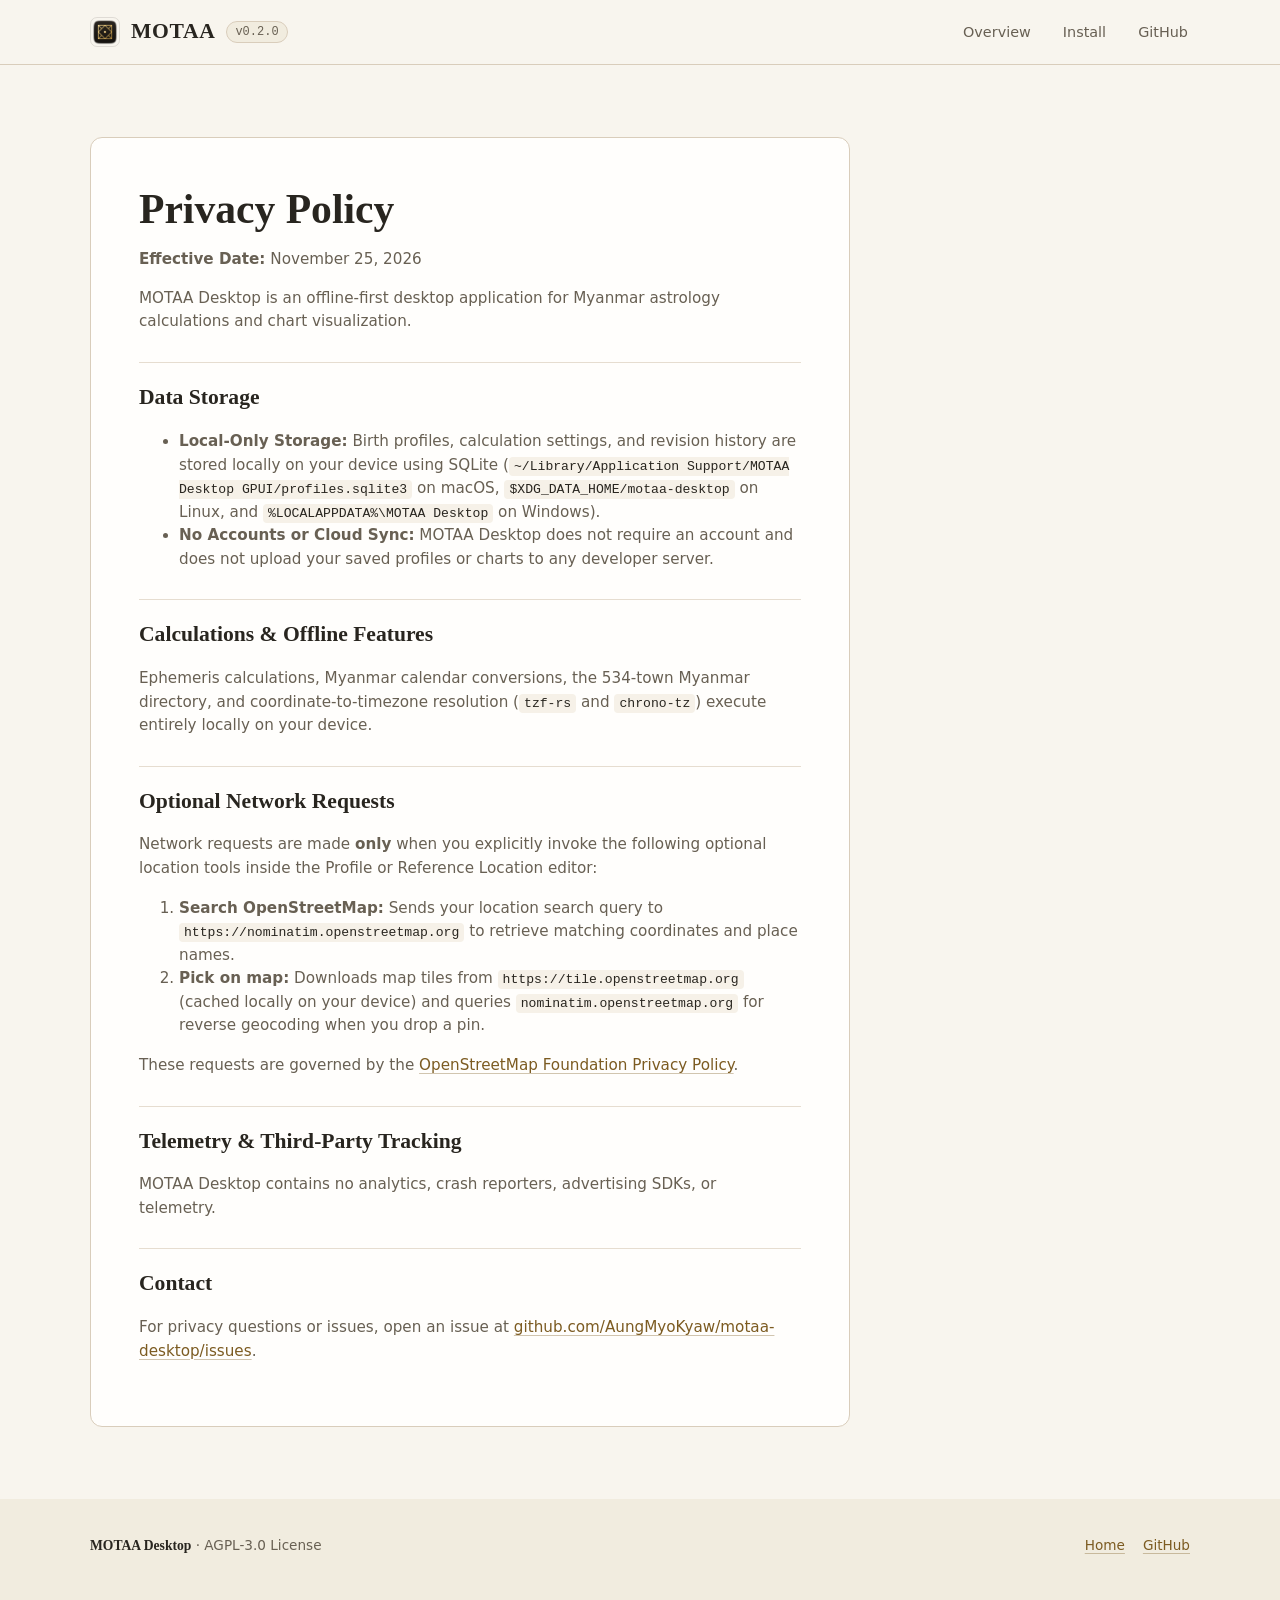
<file: site/privacy.html>
<!DOCTYPE html>
<html lang="en">
<head>
  <meta charset="UTF-8">
  <meta name="viewport" content="width=device-width, initial-scale=1.0">
  <title>Privacy Policy — MOTAA Desktop</title>
  <meta name="description" content="Privacy policy for MOTAA Desktop, an offline-first Myanmar astrology workspace.">
  <link rel="icon" type="image/svg+xml" href="assets/motaa-mark-mono.svg">
  <link rel="icon" type="image/png" href="assets/app-icon-256.png">
  <link rel="stylesheet" href="styles.css">
</head>
<body>
  <header class="masthead">
    <div class="shell masthead-inner">
      <a class="brand" href="./">
        <img class="brand-icon" src="assets/app-icon-256.png" alt="" width="30" height="30">
        <span class="brand-wordmark">MOTAA</span>
        <span class="brand-version">v0.2.0</span>
      </a>
      <nav class="nav" aria-label="Primary">
        <a href="./">Overview</a>
        <a href="./#install">Install</a>
        <a href="https://github.com/AungMyoKyaw/motaa-desktop" target="_blank" rel="noopener noreferrer">GitHub</a>
      </nav>
    </div>
  </header>
  <main class="doc-page">
    <div class="shell">
      <article class="doc-paper">
        <h1>Privacy Policy</h1>
        <p><strong>Effective Date:</strong> November 25, 2026</p>
        <p>MOTAA Desktop is an offline-first desktop application for Myanmar astrology calculations and chart visualization.</p>
        <h2>Data Storage</h2>
        <ul>
          <li><strong>Local-Only Storage:</strong> Birth profiles, calculation settings, and revision history are stored locally on your device using SQLite (<code>~/Library/Application Support/MOTAA Desktop GPUI/profiles.sqlite3</code> on macOS, <code>$XDG_DATA_HOME/motaa-desktop</code> on Linux, and <code>%LOCALAPPDATA%\MOTAA Desktop</code> on Windows).</li>
          <li><strong>No Accounts or Cloud Sync:</strong> MOTAA Desktop does not require an account and does not upload your saved profiles or charts to any developer server.</li>
        </ul>
        <h2>Calculations &amp; Offline Features</h2>
        <p>Ephemeris calculations, Myanmar calendar conversions, the 534-town Myanmar directory, and coordinate-to-timezone resolution (<code>tzf-rs</code> and <code>chrono-tz</code>) execute entirely locally on your device.</p>
        <h2>Optional Network Requests</h2>
        <p>Network requests are made <strong>only</strong> when you explicitly invoke the following optional location tools inside the Profile or Reference Location editor:</p>
        <ol>
          <li><strong>Search OpenStreetMap:</strong> Sends your location search query to <code>https://nominatim.openstreetmap.org</code> to retrieve matching coordinates and place names.</li>
          <li><strong>Pick on map:</strong> Downloads map tiles from <code>https://tile.openstreetmap.org</code> (cached locally on your device) and queries <code>nominatim.openstreetmap.org</code> for reverse geocoding when you drop a pin.</li>
        </ol>
        <p>These requests are governed by the <a href="https://osmfoundation.org/wiki/Privacy_Policy" target="_blank" rel="noopener noreferrer">OpenStreetMap Foundation Privacy Policy</a>.</p>
        <h2>Telemetry &amp; Third-Party Tracking</h2>
        <p>MOTAA Desktop contains no analytics, crash reporters, advertising SDKs, or telemetry.</p>
        <h2>Contact</h2>
        <p>For privacy questions or issues, open an issue at <a href="https://github.com/AungMyoKyaw/motaa-desktop/issues" target="_blank" rel="noopener noreferrer">github.com/AungMyoKyaw/motaa-desktop/issues</a>.</p>
      </article>
    </div>
  </main>
  <footer class="colophon">
    <div class="shell colophon-inner">
      <div><strong style="font-family:var(--font-wordmark);color:var(--ink);">MOTAA Desktop</strong> · AGPL-3.0 License</div>
      <div class="colophon-links"><a href="./">Home</a><a href="https://github.com/AungMyoKyaw/motaa-desktop" target="_blank" rel="noopener noreferrer">GitHub</a></div>
    </div>
  </footer>
</body>
</html>
</file>
<file: site/styles.css>
/* MOTAA Desktop — The Desktop Chart Workbook (DESIGN.md) */
:root {
  --bg: #F8F5EE;
  --paper: #FFFEFC;
  --rail: #F1ECDF;
  --soft: #F6F1E8;
  --ink: #28251F;
  --muted: #686053;
  --line: #D9CDBB;
  --line-subtle: #E6DDD0;
  --primary: #7C5B21;
  --primary-hover: #694A17;
  --primary-pressed: #523A13;
  --selected: #EDE0BF;
  --data-red: #B42318;
  --data-green: #326C4E;
  --data-blue: #315F9D;
  --focus: #7C5B21;
  --font-wordmark: "Baskerville", "Iowan Old Style", "Palatino Linotype", Georgia, serif;
  --font-body: "Helvetica Neue", -apple-system, BlinkMacSystemFont, "Myanmar Sangam MN", system-ui, sans-serif;
  --font-mono: ui-monospace, "SF Mono", "JetBrains Mono", Menlo, Monaco, Consolas, monospace;
  --radius-control: 6px;
  --radius-field: 5px;
  --radius-nav: 7px;
  --radius-panel: 12px;
  --max-width: 1180px;
  --gutter: clamp(20px, 4vw, 40px);
}
*, *::before, *::after { box-sizing: border-box; }
html {
  scroll-behavior: smooth;
  overflow-x: clip;
  background-color: var(--bg);
  color: var(--ink);
  font-family: var(--font-body);
  font-size: 16px;
  line-height: 1.55;
  -webkit-font-smoothing: antialiased;
  text-rendering: optimizeLegibility;
}
body { margin: 0; overflow-x: clip; background-color: var(--bg); color: var(--ink); min-height: 100vh; }
::selection { background-color: var(--selected); color: var(--ink); }
::-webkit-scrollbar { width: 10px; height: 10px; }
::-webkit-scrollbar-track { background: var(--rail); }
::-webkit-scrollbar-thumb { background: var(--line); border: 2px solid var(--rail); border-radius: 999px; }
::-webkit-scrollbar-thumb:hover { background: var(--primary); }
:focus-visible { outline: 2px solid var(--focus); outline-offset: 2px; }
a {
  color: var(--primary);
  text-decoration: underline;
  text-decoration-color: rgba(124, 91, 33, 0.35);
  text-underline-offset: 3px;
  transition: color 140ms ease, text-decoration-color 140ms ease;
}
a:hover { color: var(--primary-hover); text-decoration-color: var(--primary-hover); }
.shell { width: 100%; max-width: var(--max-width); margin: 0 auto; padding-inline: var(--gutter); }

/* Masthead */
.masthead {
  position: sticky; top: 0; z-index: 40;
  background-color: rgba(248, 245, 238, 0.94);
  backdrop-filter: blur(8px);
  -webkit-backdrop-filter: blur(8px);
  border-bottom: 1px solid var(--line);
}
.masthead-inner { display: flex; align-items: center; justify-content: space-between; gap: 20px; min-height: 64px; }
.brand { display: inline-flex; align-items: center; gap: 11px; text-decoration: none; color: var(--ink); }
.brand:hover { color: var(--ink); }
.brand-icon { width: 30px; height: 30px; border-radius: 7px; display: block; border: 1px solid rgba(40, 37, 31, 0.12); }
.brand-wordmark { font-family: var(--font-wordmark); font-size: 1.35rem; font-weight: 600; letter-spacing: 0.03em; line-height: 1; }
.brand-version {
  font-family: var(--font-mono); font-variant-numeric: tabular-nums; font-size: 0.75rem;
  color: var(--muted); background: var(--rail); border: 1px solid var(--line);
  border-radius: 999px; padding: 2px 8px; line-height: 1.4;
}
.nav { display: flex; align-items: center; gap: clamp(14px, 2.2vw, 28px); flex-wrap: wrap; }
.nav a { color: var(--muted); text-decoration: none; font-size: 0.9rem; font-weight: 500; padding: 6px 2px; }
.nav a:hover { color: var(--ink); }
.nav a.nav-cta {
  color: var(--paper); background-color: var(--primary);
  padding: 7px 14px; border-radius: var(--radius-control); font-size: 0.875rem;
}
.nav a.nav-cta:hover { background-color: var(--primary-hover); color: var(--paper); }

/* Hero */
.hero { padding-top: clamp(44px, 7vw, 84px); padding-bottom: clamp(40px, 6vw, 72px); border-bottom: 1px solid var(--line); }
.hero-grid { display: grid; grid-template-columns: minmax(0, 1.15fr) minmax(0, 0.85fr); gap: clamp(28px, 5vw, 64px); align-items: end; }
.hero h1 {
  font-family: var(--font-wordmark); font-size: clamp(2.4rem, 5.2vw, 4.1rem);
  font-weight: 600; line-height: 1.06; letter-spacing: -0.025em; margin: 0; color: var(--ink); text-wrap: balance;
}
.hero-lead { margin: 22px 0 0; max-width: 58ch; font-size: clamp(1rem, 1.35vw, 1.125rem); line-height: 1.62; color: var(--muted); }
.hero-install-box { background: var(--paper); border: 1px solid var(--line); border-radius: var(--radius-panel); padding: 20px; }
.install-label { display: flex; align-items: center; justify-content: space-between; gap: 12px; margin-bottom: 10px; font-size: 0.8125rem; color: var(--muted); }
.install-label strong { color: var(--ink); font-weight: 600; }
.brew-command-row {
  display: flex; align-items: stretch; gap: 8px;
  background: var(--soft); border: 1px solid var(--line); border-radius: var(--radius-field);
  padding: 6px 6px 6px 12px;
}
.brew-command-row code {
  flex: 1; min-width: 0; overflow-x: auto; white-space: nowrap;
  font-family: var(--font-mono); font-size: 0.8125rem; line-height: 30px; color: var(--ink); scrollbar-width: none;
}
.brew-command-row code::-webkit-scrollbar { display: none; }
.btn {
  display: inline-flex; align-items: center; justify-content: center; gap: 8px;
  font-family: var(--font-body); font-size: 0.875rem; font-weight: 500;
  border-radius: var(--radius-control); cursor: pointer; border: 1px solid transparent;
  text-decoration: none; transition: background-color 140ms ease, border-color 140ms ease, color 140ms ease, transform 120ms ease;
}
.btn:active { transform: translateY(1px); }
.btn-primary { background-color: var(--primary); color: var(--paper); height: 38px; padding: 0 16px; }
.btn-primary:hover { background-color: var(--primary-hover); color: var(--paper); }
.btn-secondary { background-color: var(--paper); color: var(--ink); border-color: var(--line); height: 38px; padding: 0 14px; }
.btn-secondary:hover { background-color: var(--rail); color: var(--ink); }
.btn-copy { height: 30px; padding: 0 12px; font-size: 0.8125rem; background: var(--primary); color: var(--paper); border-radius: 4px; flex-shrink: 0; }
.btn-copy:hover { background: var(--primary-hover); }
.btn-copy[data-copied="true"] { background: var(--data-green); }
.hero-actions { display: flex; flex-wrap: wrap; gap: 10px; margin-top: 14px; }
.hero-meta-strip {
  display: flex; flex-wrap: wrap; gap: 8px 20px; margin-top: 14px; padding-top: 12px;
  border-top: 1px solid var(--line-subtle); font-size: 0.8rem; color: var(--muted); font-variant-numeric: tabular-nums;
}

/* Workbook Showcase */
.workbook-section { padding-top: clamp(32px, 5vw, 56px); padding-bottom: clamp(48px, 7vw, 84px); border-bottom: 1px solid var(--line); }
.workbook-frame {
  background: var(--paper); border: 1px solid var(--line); border-radius: var(--radius-panel);
  overflow: hidden; box-shadow: 0 18px 42px -24px rgba(40, 37, 31, 0.22);
}
.workbook-toolbar {
  display: flex; align-items: center; justify-content: space-between; gap: 16px;
  padding: 10px 16px; background: var(--rail); border-bottom: 1px solid var(--line); flex-wrap: wrap;
}
.workbook-tabs { display: flex; align-items: center; gap: 4px; flex-wrap: wrap; }
.workbook-tab {
  display: inline-flex; align-items: center; gap: 7px; padding: 7px 12px;
  border-radius: var(--radius-nav); border: 1px solid transparent; background: transparent;
  color: var(--muted); font-family: var(--font-body); font-size: 0.84rem; font-weight: 500; cursor: pointer;
  transition: background-color 140ms ease, color 140ms ease, border-color 140ms ease;
}
.workbook-tab:hover { color: var(--ink); background: rgba(237, 224, 191, 0.45); }
.workbook-tab[aria-selected="true"] { background: var(--selected); color: var(--ink); border-color: rgba(124, 91, 33, 0.25); }
.kbd {
  font-family: var(--font-mono); font-size: 0.7rem; font-variant-numeric: tabular-nums; color: var(--muted);
  background: rgba(255, 254, 252, 0.72); border: 1px solid var(--line); border-radius: 4px; padding: 1px 5px; line-height: 1.3;
}
.workbook-stage { position: relative; background: var(--soft); aspect-ratio: 16 / 10; overflow: hidden; }
.workbook-stage img {
  width: 100%; height: 100%; object-fit: cover; object-position: top center; display: block;
  transition: opacity 220ms cubic-bezier(0.16, 1, 0.3, 1);
}
.workbook-stage img.is-fading { opacity: 0.35; }
.workbook-caption {
  display: flex; align-items: baseline; justify-content: space-between; gap: 16px;
  padding: 14px 20px; background: var(--paper); border-top: 1px solid var(--line); flex-wrap: wrap;
}
.workbook-caption-title { font-weight: 600; font-size: 0.9375rem; color: var(--ink); }
.workbook-caption-desc { margin: 0; font-size: 0.875rem; color: var(--muted); max-width: 72ch; }

/* Sections & Ledgers */
.section { padding-block: clamp(48px, 7vw, 84px); border-bottom: 1px solid var(--line); }
.section-head {
  display: grid; grid-template-columns: minmax(0, 1fr) minmax(0, 1fr);
  gap: clamp(16px, 4vw, 48px); align-items: end; margin-bottom: clamp(28px, 4vw, 44px);
}
.section h2 {
  font-family: var(--font-wordmark); font-size: clamp(1.75rem, 3.2vw, 2.5rem);
  font-weight: 600; line-height: 1.14; letter-spacing: -0.02em; margin: 0; color: var(--ink); text-wrap: balance;
}
.section-intro { margin: 0; color: var(--muted); font-size: 0.975rem; max-width: 60ch; }
.ledger-grid { display: grid; grid-template-columns: repeat(2, minmax(0, 1fr)); gap: clamp(24px, 4vw, 48px); align-items: start; }
.ledger { background: var(--paper); border: 1px solid var(--line); border-radius: var(--radius-panel); overflow: hidden; }
.ledger-header {
  display: flex; align-items: baseline; justify-content: space-between; gap: 12px;
  padding: 16px 20px; background: var(--rail); border-bottom: 1px solid var(--line);
}
.ledger-header h3 { font-family: var(--font-wordmark); font-size: 1.25rem; font-weight: 600; margin: 0; color: var(--ink); }
.ledger-count { font-family: var(--font-mono); font-variant-numeric: tabular-nums; font-size: 0.78rem; color: var(--muted); }
.ledger-list { list-style: none; margin: 0; padding: 0; }
.ledger-list li {
  display: grid; grid-template-columns: minmax(0, 170px) minmax(0, 1fr); gap: 12px;
  padding: 11px 20px; border-bottom: 1px solid var(--line-subtle); font-size: 0.875rem; align-items: baseline;
}
.ledger-list li:last-child { border-bottom: none; }
.ledger-term { font-weight: 600; color: var(--ink); }
.ledger-detail { color: var(--muted); }

/* Practice Rows */
.practice-rows { border-top: 1px solid var(--line); }
.practice-row {
  display: grid; grid-template-columns: minmax(0, 0.9fr) minmax(0, 1.4fr) minmax(0, 0.7fr);
  gap: clamp(16px, 3vw, 36px); padding-block: 24px; border-bottom: 1px solid var(--line); align-items: baseline;
}
.practice-row h3 { font-family: var(--font-wordmark); font-size: 1.3rem; font-weight: 600; margin: 0; color: var(--ink); }
.practice-row p { margin: 0; color: var(--muted); font-size: 0.94rem; max-width: 62ch; }
.practice-spec { font-family: var(--font-mono); font-variant-numeric: tabular-nums; font-size: 0.8rem; color: var(--ink); text-align: right; }
.spec-dot { display: inline-block; width: 7px; height: 7px; border-radius: 50%; margin-right: 6px; vertical-align: middle; }
.spec-dot--green { background-color: var(--data-green); }
.spec-dot--blue { background-color: var(--data-blue); }
.spec-dot--gold { background-color: var(--primary); }
.spec-dot--red { background-color: var(--data-red); }

/* Install Panel */
.install-panel { background: var(--paper); border: 1px solid var(--line); border-radius: var(--radius-panel); overflow: hidden; }
.os-tabs { display: flex; align-items: center; gap: 6px; padding: 12px 18px; background: var(--rail); border-bottom: 1px solid var(--line); flex-wrap: wrap; }
.os-tab {
  padding: 7px 14px; border-radius: var(--radius-nav); border: 1px solid transparent; background: transparent;
  color: var(--muted); font-family: var(--font-body); font-size: 0.875rem; font-weight: 500; cursor: pointer;
}
.os-tab:hover { color: var(--ink); background: rgba(237, 224, 191, 0.45); }
.os-tab[aria-selected="true"] { background: var(--selected); color: var(--ink); border-color: rgba(124, 91, 33, 0.25); }
.os-panel { padding: 24px; }
.os-panel[hidden] { display: none; }
.os-grid { display: grid; grid-template-columns: minmax(0, 1.15fr) minmax(0, 0.85fr); gap: 28px; align-items: start; }
.os-panel h3 { font-family: var(--font-wordmark); font-size: 1.35rem; font-weight: 600; margin: 0 0 8px; }
.os-panel p { margin: 0 0 14px; color: var(--muted); font-size: 0.9rem; max-width: 62ch; }
.asset-list { display: flex; flex-direction: column; gap: 10px; }
.asset-row {
  display: flex; align-items: center; justify-content: space-between; gap: 14px;
  padding: 12px 14px; background: var(--soft); border: 1px solid var(--line); border-radius: var(--radius-control); flex-wrap: wrap;
}
.asset-info { display: flex; flex-direction: column; gap: 2px; }
.asset-name { font-weight: 600; font-size: 0.9rem; color: var(--ink); }
.asset-meta { font-family: var(--font-mono); font-variant-numeric: tabular-nums; font-size: 0.76rem; color: var(--muted); }
.checksum-details { margin-top: 18px; padding-top: 14px; border-top: 1px solid var(--line-subtle); }
.checksum-details summary { cursor: pointer; font-size: 0.84rem; font-weight: 500; color: var(--primary); }
.checksum-pre {
  margin: 10px 0 0; padding: 12px 14px; background: var(--soft); border: 1px solid var(--line);
  border-radius: var(--radius-field); font-family: var(--font-mono); font-size: 0.75rem; line-height: 1.65; overflow-x: auto; color: var(--ink);
}
.note-box {
  padding: 14px 16px; background: var(--soft); border: 1px solid var(--line);
  border-radius: var(--radius-control); font-size: 0.85rem; color: var(--muted);
}
.note-box strong { color: var(--ink); }
.note-box code { font-family: var(--font-mono); font-size: 0.79rem; color: var(--ink); }

/* Footer */
.colophon { padding-block: 36px 48px; background: var(--rail); }
.colophon-inner { display: flex; align-items: center; justify-content: space-between; gap: 18px; flex-wrap: wrap; font-size: 0.85rem; color: var(--muted); }
.colophon-links { display: flex; align-items: center; gap: 18px; flex-wrap: wrap; }

/* Privacy */
.doc-page { padding-block: clamp(40px, 6vw, 72px); }
.doc-paper { background: var(--paper); border: 1px solid var(--line); border-radius: var(--radius-panel); padding: clamp(24px, 5vw, 48px); max-width: 760px; }
.doc-paper h1 { font-family: var(--font-wordmark); font-size: clamp(1.9rem, 3.5vw, 2.6rem); margin: 0 0 8px; line-height: 1.12; }
.doc-paper h2 { font-family: var(--font-wordmark); font-size: 1.35rem; margin: 28px 0 10px; padding-top: 18px; border-top: 1px solid var(--line-subtle); }
.doc-paper p, .doc-paper li { color: var(--muted); font-size: 0.95rem; max-width: 68ch; }
.doc-paper code { font-family: var(--font-mono); font-size: 0.82rem; background: var(--soft); padding: 2px 5px; border-radius: 4px; color: var(--ink); }

@media (max-width: 920px) {
  .hero-grid, .section-head, .ledger-grid, .os-grid, .practice-row { grid-template-columns: minmax(0, 1fr); }
  .practice-spec { text-align: left; }
  .ledger-list li { grid-template-columns: minmax(0, 1fr); gap: 3px; }
}
@media (max-width: 600px) {
  .nav { gap: 12px; }
  .workbook-stage { aspect-ratio: 4 / 3; }
  .os-panel { padding: 18px; }
}
@media (prefers-reduced-motion: reduce) {
  html { scroll-behavior: auto; }
  *, *::before, *::after { transition-duration: 0.01ms !important; animation-duration: 0.01ms !important; }
}
</file>
